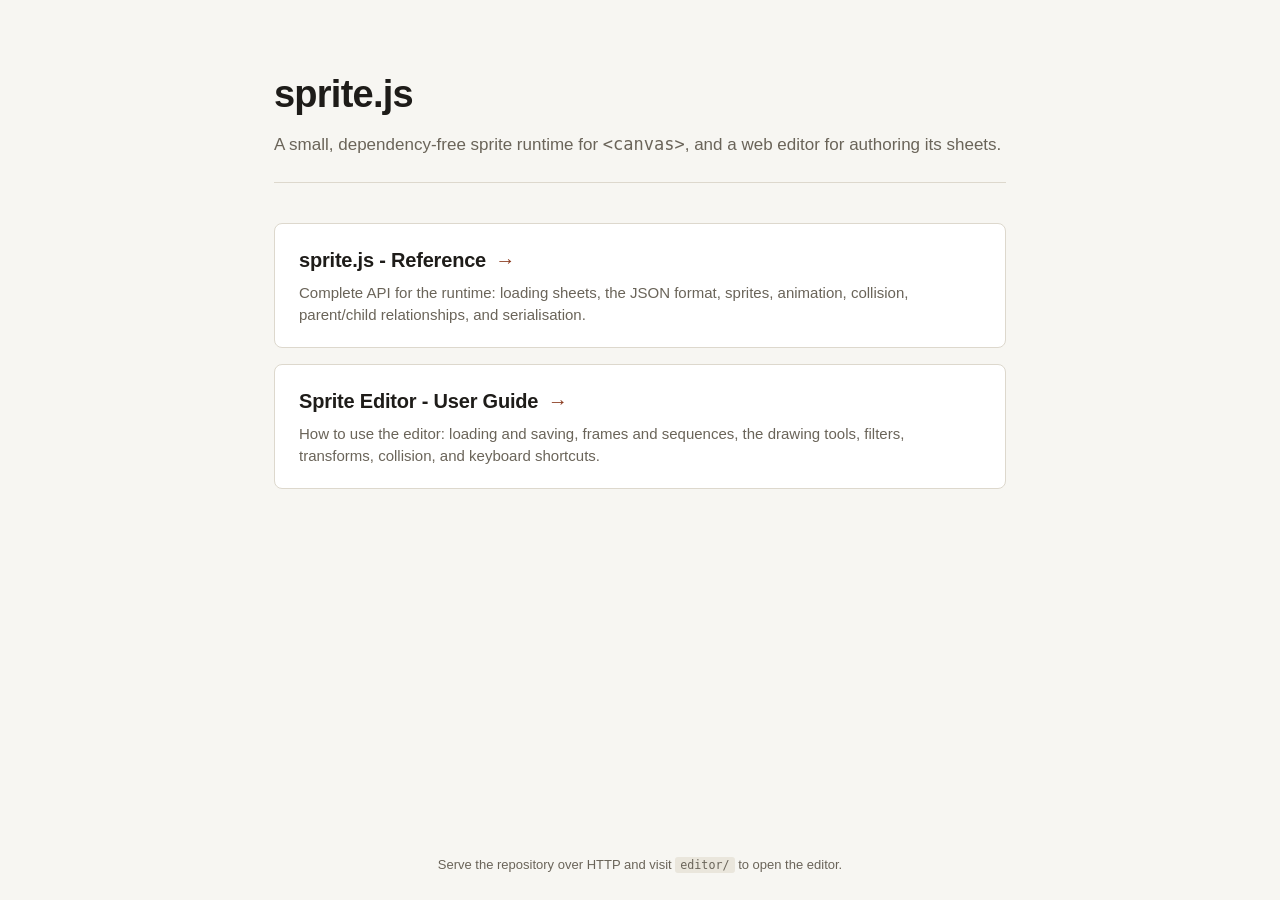
<file: docs/index.html>
<!DOCTYPE html>
<html lang="en">
<head>
<meta charset="utf-8">
<meta name="viewport" content="width=device-width, initial-scale=1">
<title>sprite.js - Documentation</title>
<style>
	:root {
		--bg:        #f7f6f2;
		--panel:     #ffffff;
		--ink:       #1e1c19;
		--muted:     #6a6459;
		--rule:      #ddd8cd;
		--accent:    #8a3a1e;
		--accent-2:  #2a5a3a;
	}
	* { box-sizing: border-box; }
	html { scroll-behavior: smooth; }
	body {
		margin: 0;
		background: var(--bg);
		color: var(--ink);
		font: 16px/1.6 -apple-system, BlinkMacSystemFont, "Segoe UI", Roboto, "Helvetica Neue", Arial, sans-serif;
		min-height: 100vh;
		display: flex;
		flex-direction: column;
	}
	.page {
		max-width: 780px;
		margin: 0 auto;
		padding: 64px 24px 96px;
		width: 100%;
	}
	header {
		margin-bottom: 40px;
		padding-bottom: 24px;
		border-bottom: 1px solid var(--rule);
	}
	header h1 {
		margin: 0 0 6px;
		font-size: 38px;
		letter-spacing: -0.02em;
	}
	header p {
		margin: 0;
		color: var(--muted);
		font-size: 17px;
	}

	.cards {
		display: grid;
		gap: 16px;
	}
	.card {
		display: block;
		padding: 20px 24px;
		background: var(--panel);
		border: 1px solid var(--rule);
		border-radius: 8px;
		color: inherit;
		text-decoration: none;
		transition: border-color 100ms ease-out, box-shadow 100ms ease-out;
	}
	.card:hover {
		border-color: var(--accent);
		box-shadow: 0 2px 8px rgba(0, 0, 0, 0.06);
	}
	.card h2 {
		margin: 0 0 6px;
		font-size: 20px;
		letter-spacing: -0.01em;
	}
	.card p {
		margin: 0;
		color: var(--muted);
		font-size: 15px;
		line-height: 1.5;
	}
	.card .arrow {
		color: var(--accent);
		margin-left: 4px;
	}

	footer {
		margin-top: auto;
		padding: 24px;
		text-align: center;
		color: var(--muted);
		font-size: 13px;
	}
	footer code {
		font-family: "SF Mono", Menlo, Consolas, monospace;
		font-size: 0.9em;
		background: #eae6dc;
		padding: 1px 5px;
		border-radius: 3px;
	}
</style>
</head>
<body>
	<div class="page">
		<header>
			<h1>sprite.js</h1>
			<p>A small, dependency-free sprite runtime for <code>&lt;canvas&gt;</code>, and a web editor for authoring its sheets.</p>
		</header>

		<div class="cards">
			<a class="card" href="sprite.html">
				<h2>sprite.js - Reference <span class="arrow">→</span></h2>
				<p>Complete API for the runtime: loading sheets, the JSON format, sprites, animation, collision, parent/child relationships, and serialisation.</p>
			</a>

			<a class="card" href="editor.html">
				<h2>Sprite Editor - User Guide <span class="arrow">→</span></h2>
				<p>How to use the editor: loading and saving, frames and sequences, the drawing tools, filters, transforms, collision, and keyboard shortcuts.</p>
			</a>
		</div>
	</div>

	<footer>
		Serve the repository over HTTP and visit <code>editor/</code> to open the editor.
	</footer>
</body>
</html>
</file>
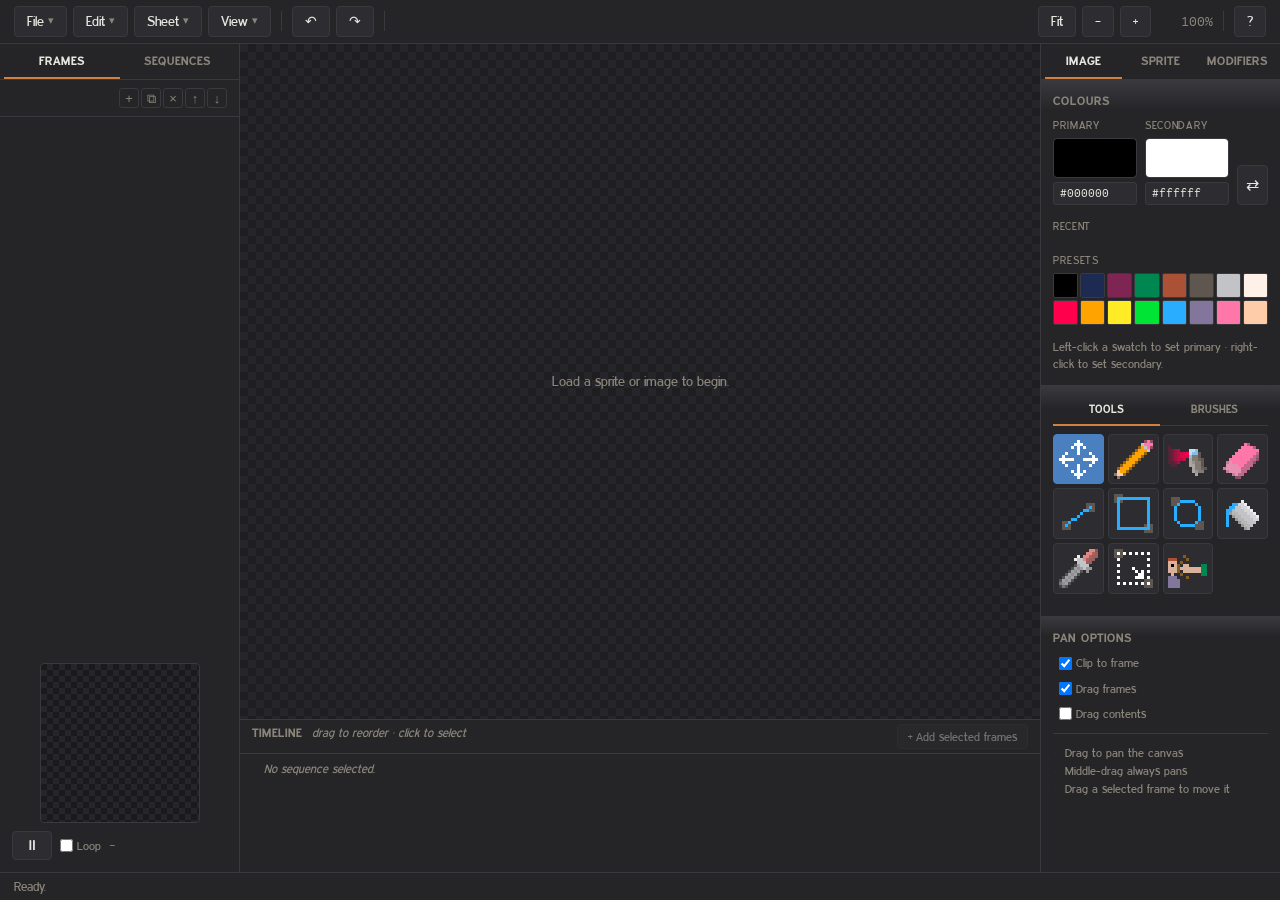
<file: editor/index.html>
<!DOCTYPE html>
<html lang="en">
<head>
	<meta charset="utf-8">
	<meta name="viewport" content="width=device-width, initial-scale=1">
	<title>Sprite Editor</title>
	<link rel="stylesheet" href="style.css">
</head>
<body>
	<header id="toolbar">
		<button id="fileMenuBtn" class="menu-trigger" title="File">
			File <span class="chevron">▾</span>
		</button>
		<button id="editMenuBtn" class="menu-trigger" title="Edit">
			Edit <span class="chevron">▾</span>
		</button>
		<button id="sheetMenuBtn" class="menu-trigger" title="Sheet">
			Sheet <span class="chevron">▾</span>
		</button>
		<button id="viewMenuBtn" class="menu-trigger" title="View">
			View <span class="chevron">▾</span>
		</button>

		<span class="sep"></span>

		<button id="btnUndo" title="Undo (Ctrl+Z)">↶</button>
		<button id="btnRedo" title="Redo (Ctrl+Shift+Z)">↷</button>

		<span class="sep"></span>

		<span class="toolbar-spacer"></span>

		<button id="btnFit" title="Fit sheet to view">Fit</button>
		<button id="btnZoomOut" title="Zoom out">−</button>
		<button id="btnZoomIn"  title="Zoom in">+</button>
		<span id="zoomLabel" class="readout">100%</span>

		<span class="sep"></span>
		<button id="btnHelp" title="Open the user guide">?</button>
	</header>

	<main id="layout">

		<aside id="leftSidebar">
			<div class="sidebar-tabs">
				<button class="sidebar-tab selected" data-tab="frames">Frames</button>
				<button class="sidebar-tab" data-tab="sequences">Sequences</button>
			</div>

			<div class="tab-panel" data-panel="frames">
				<div class="pane-action-row">
					<span class="count" id="frameCount"></span>
					<div class="pane-action-group">
						<button class="pane-action" id="btnNewFrame"       title="New blank frame">+</button>
						<button class="pane-action" id="btnDuplicateFrame" title="Duplicate selected">⧉</button>
						<button class="pane-action" id="btnDeleteFrames"   title="Delete selected">×</button>
						<button class="pane-action" id="btnMoveFrameUp"    title="Move up">↑</button>
						<button class="pane-action" id="btnMoveFrameDown"  title="Move down">↓</button>
					</div>
				</div>
				<ul id="frameList" class="list"></ul>
			</div>

			<div class="tab-panel hidden" data-panel="sequences">
				<div class="pane-action-row">
					<span class="count" id="sequenceCount"></span>
					<div class="pane-action-group">
						<button class="pane-action" id="btnNewSequence" title="New sequence">+</button>
						<button class="pane-action" id="btnDuplicateSequences" title="Duplicate selected">⧉</button>
						<button class="pane-action" id="btnDeleteSequences" title="Delete selected">×</button>
						<button class="pane-action" id="btnMoveSequenceUp" title="Move up">↑</button>
						<button class="pane-action" id="btnMoveSequenceDown" title="Move down">↓</button>
					</div>
				</div>
				<ul id="sequenceList" class="list"></ul>
			</div>

			<section class="pane preview-pane">
				<div id="spritePreview"></div>
			</section>
		</aside>

		<section id="center">
			<div id="viewportWrap">
				<canvas id="viewport"></canvas>
				<div id="emptyMessage">Load a sprite or image to begin.</div>
			</div>
			<div id="timeline"></div>
		</section>

		<aside id="rightSidebar">

			<div class="sidebar-tabs">
				<button class="sidebar-tab selected" data-tab="image">Image</button>
				<button class="sidebar-tab" data-tab="sprite">Sprite</button>
				<button class="sidebar-tab" data-tab="modifiers">Modifiers</button>
			</div>

			<div class="tab-panel" data-panel="image">
				<section class="pane">
					<h2>Colours</h2>
					<div id="palettePanel"></div>
				</section>

				<section class="pane" id="toolsPane">
					<div class="sub-tabs">
						<button class="sub-tab selected" data-subtab="tools">Tools</button>
						<button class="sub-tab" data-subtab="brushes">Brushes</button>
					</div>
					<div class="sub-panel" data-subpanel="tools">
						<div id="toolGrid" class="tool-grid">
							<button class="tool-btn" data-tool="pan"       title="Pan (P)">Pan</button>
							<button class="tool-btn" data-tool="pencil"    title="Pencil (N)">Pencil</button>
							<button class="tool-btn" data-tool="airbrush"  title="Airbrush (A)">Air</button>
							<button class="tool-btn" data-tool="eraser"    title="Eraser (E)">Eraser</button>
							<button class="tool-btn" data-tool="line"      title="Line (L)">Line</button>
							<button class="tool-btn" data-tool="box"       title="Box (B)">Box</button>
							<button class="tool-btn" data-tool="ellipse"   title="Ellipse (O)">Oval</button>
							<button class="tool-btn" data-tool="fill"      title="Flood fill (G)">Fill</button>
							<button class="tool-btn" data-tool="picker"    title="Eyedropper (I)">Pick</button>
							<button class="tool-btn" data-tool="select"    title="Select (S)">Select</button>
							<button class="tool-btn" data-tool="collision" title="Collision (K)">Hit</button>
						</div>
					</div>
					<div class="sub-panel hidden" data-subpanel="brushes">
						<div id="brushPicker" class="brush-picker"></div>
					</div>
				</section>

				<section class="pane" id="optionsPane">
					<h2 id="toolOptionsHeader">Options</h2>
					<div class="tool-options">
						<label class="checkbox" id="fillShapesOption" title="Fill new boxes and ellipses">
							<input type="checkbox" id="fillShapes"> Fill shape
						</label>
						<label class="checkbox" title="Confine strokes to the selected frame">
							<input type="checkbox" id="clipToFrame" checked> Clip to frame
						</label>
					</div>
					<div id="toolSettings"></div>
					<div id="toolTips" class="tool-tips"></div>
				</section>
			</div>

			<div class="tab-panel hidden" data-panel="sprite">
				<section class="pane">
					<h2>Frame</h2>
					<div id="frameInspector"></div>
				</section>
				<section class="pane">
					<h2>Transform</h2>
					<div id="frameTransformInspector"></div>
				</section>
				<section class="pane">
					<h2>Sequence</h2>
					<div id="sequenceInspector"></div>
				</section>
				<section class="pane">
					<h2>Collision</h2>
					<div id="collisionInspector"></div>
				</section>
			</div>

			<div class="tab-panel hidden" data-panel="modifiers">
				<section class="pane">
					<div class="sub-tabs modifier-tabs">
						<button class="sub-tab selected" data-modifier="filter">Filter</button>
						<button class="sub-tab" data-modifier="recolour">Recolour</button>
						<button class="sub-tab" data-modifier="transform">Transform</button>
					</div>
					<div class="modifier-panel" data-modifier-panel="filter"    id="modifierFilter"></div>
					<div class="modifier-panel hidden" data-modifier-panel="recolour"  id="modifierRecolour"></div>
					<div class="modifier-panel hidden" data-modifier-panel="transform" id="modifierTransform"></div>
				</section>
			</div>
		</aside>

	</main>

	<footer id="statusBar">
		<span id="dirtyIndicator" class="readout" hidden>●</span>
		<span id="statusMessage">Ready.</span>
		<span id="imageNotice" class="readout" hidden></span>
		<span id="coordReadout" class="readout"></span>
	</footer>

	<script src="../sprite.js"></script>
	<script type="module" src="main.js"></script>
</body>
</html>
</file>
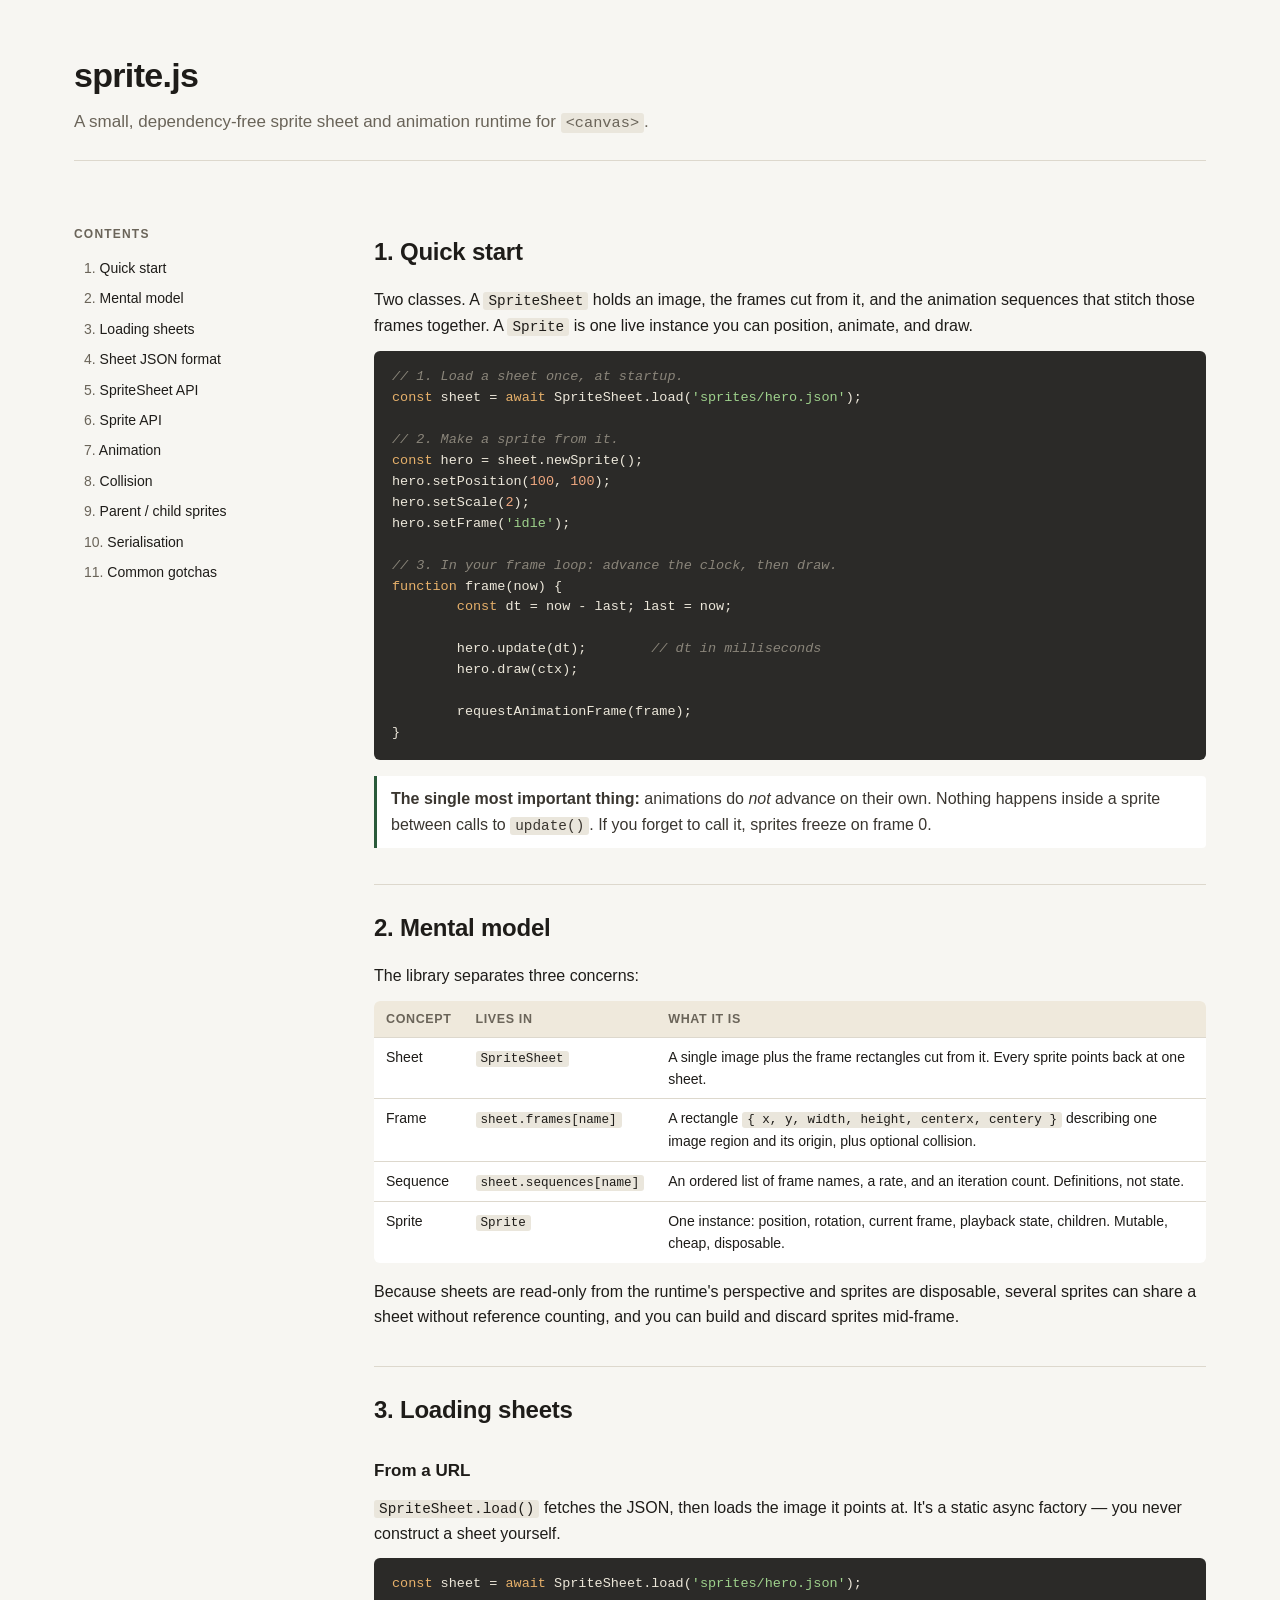
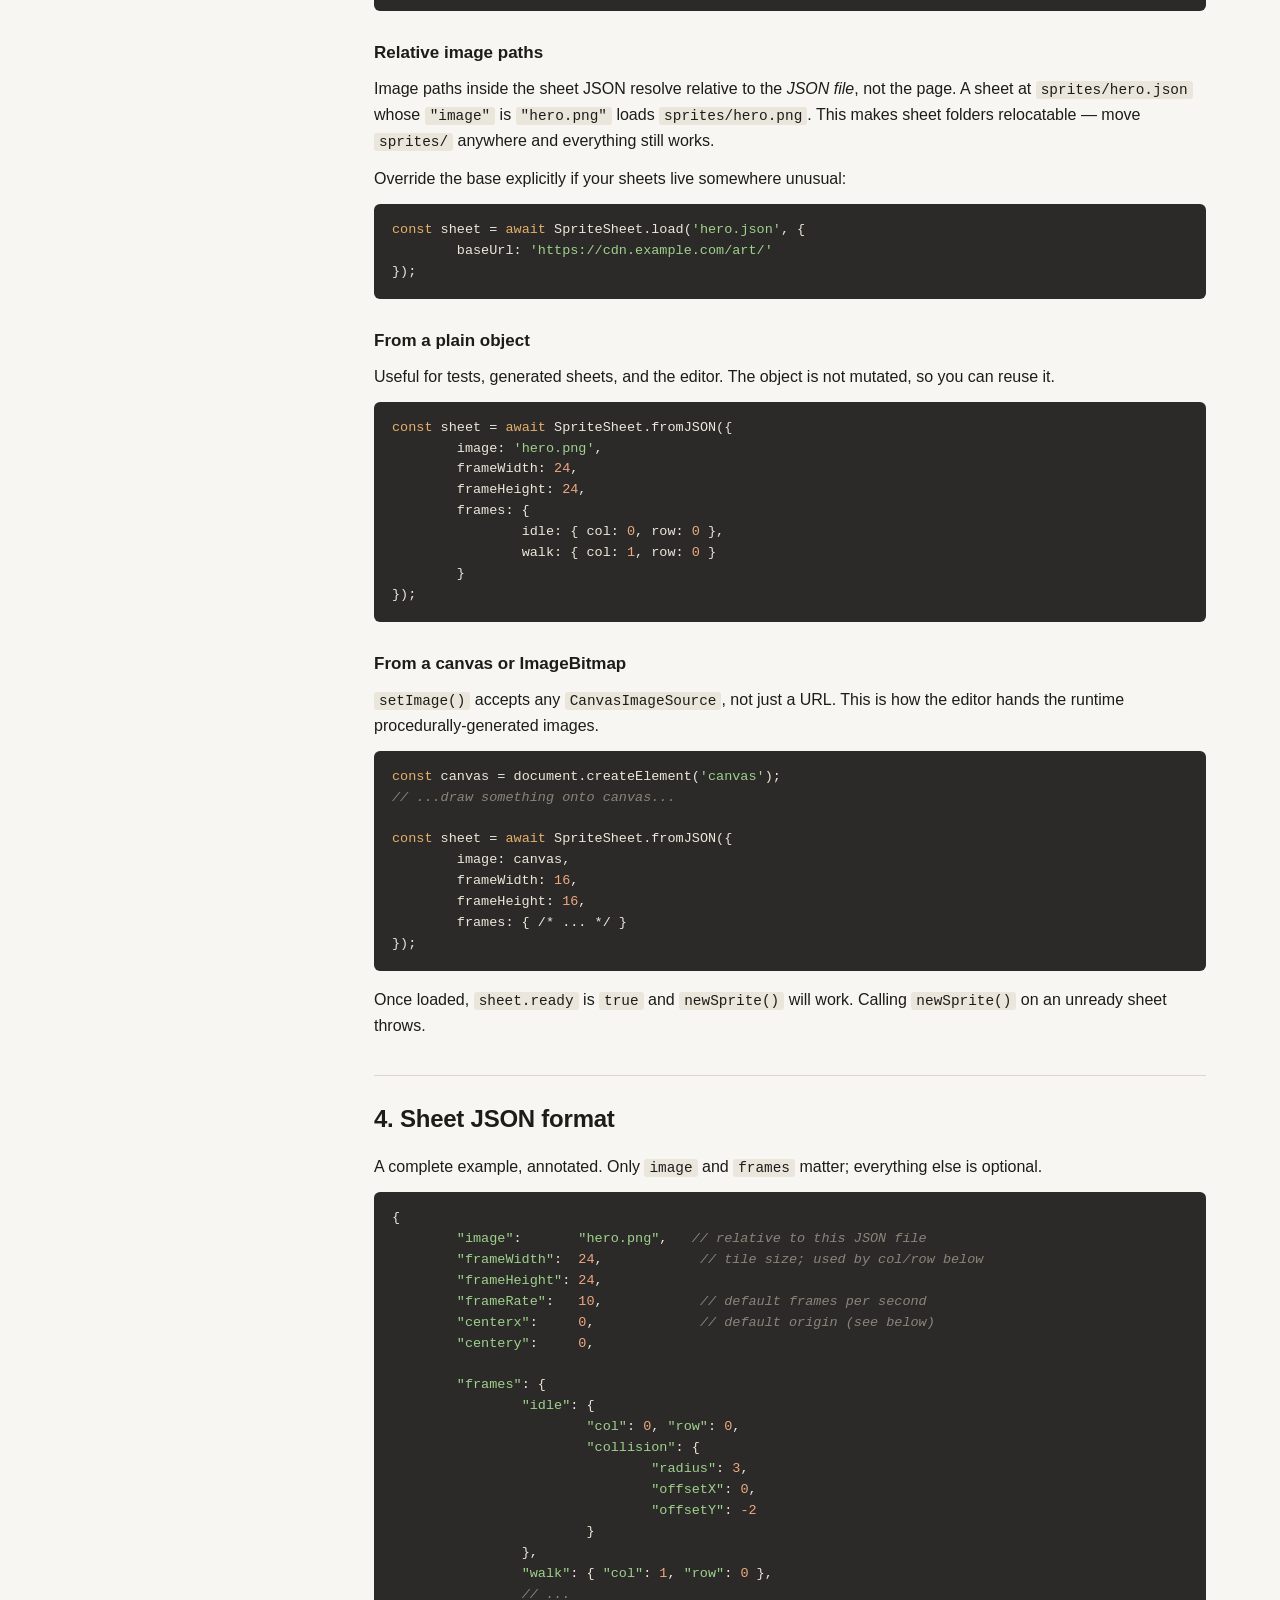
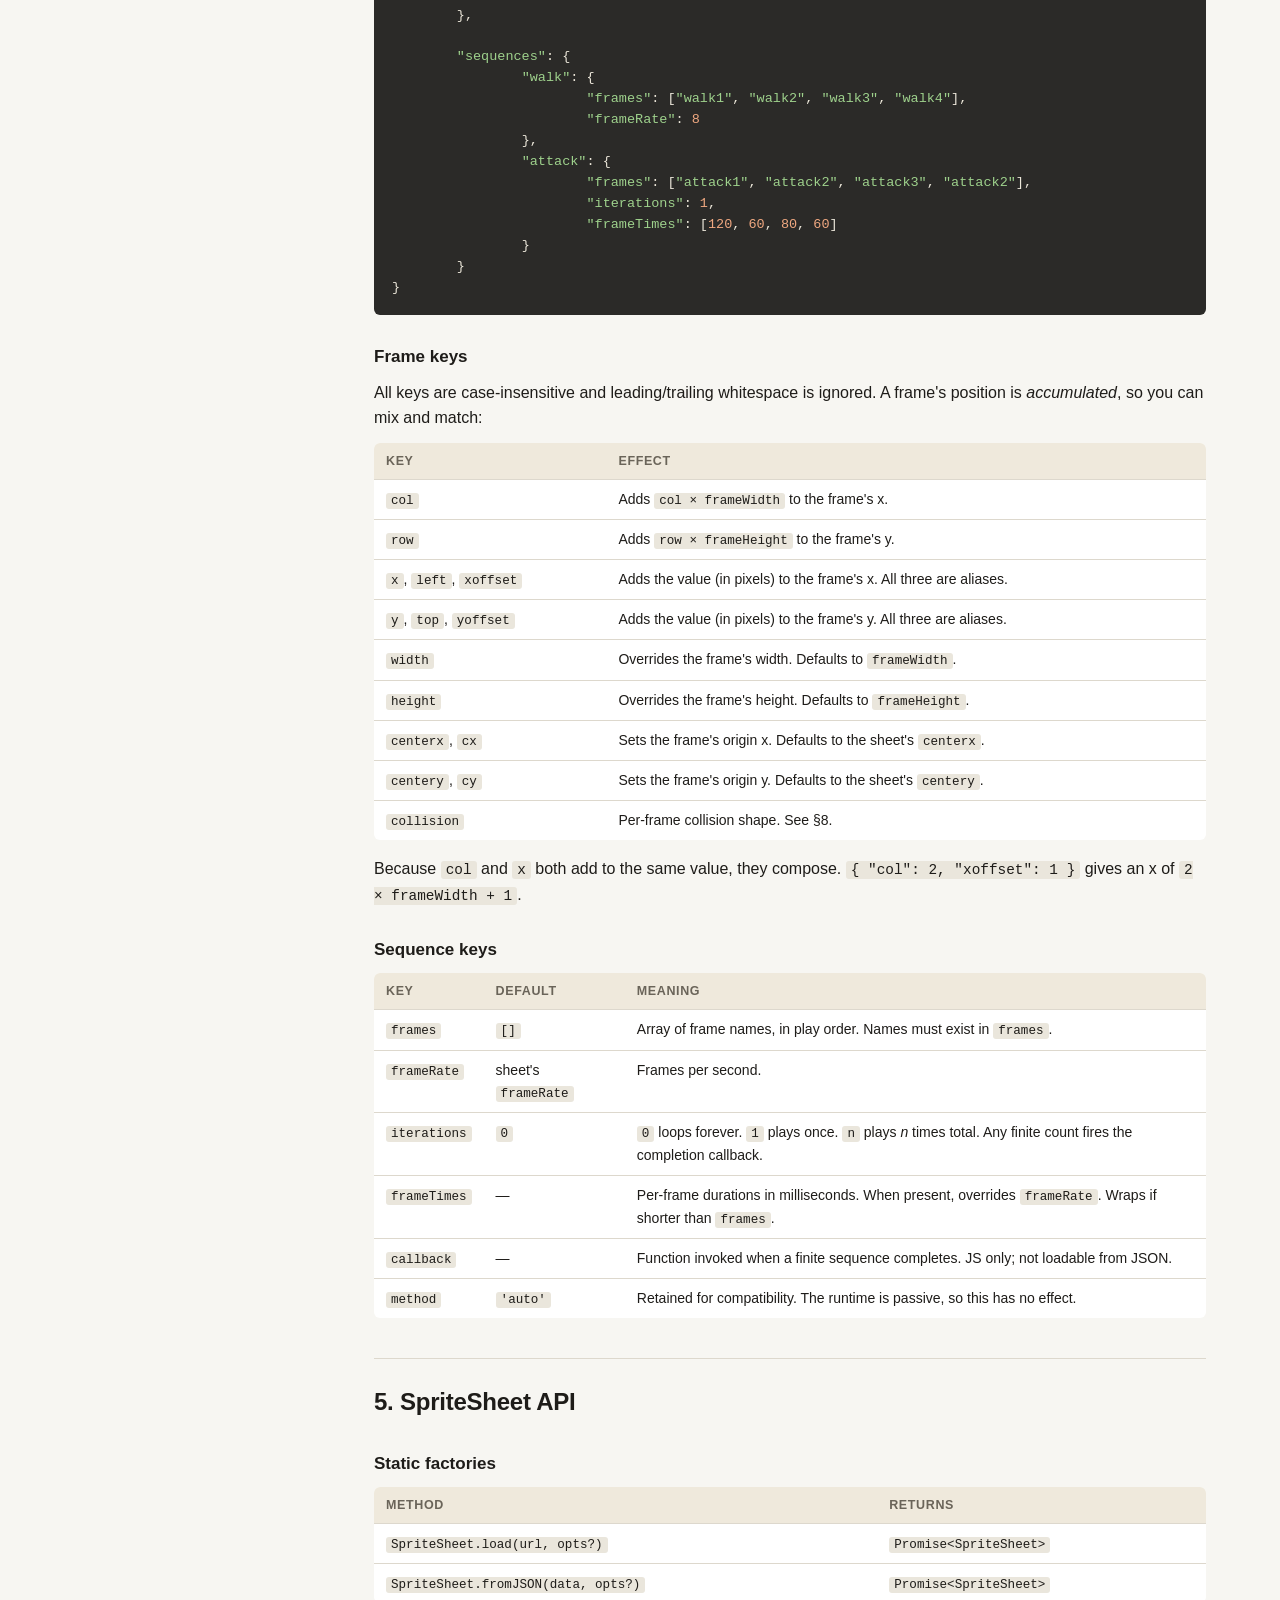
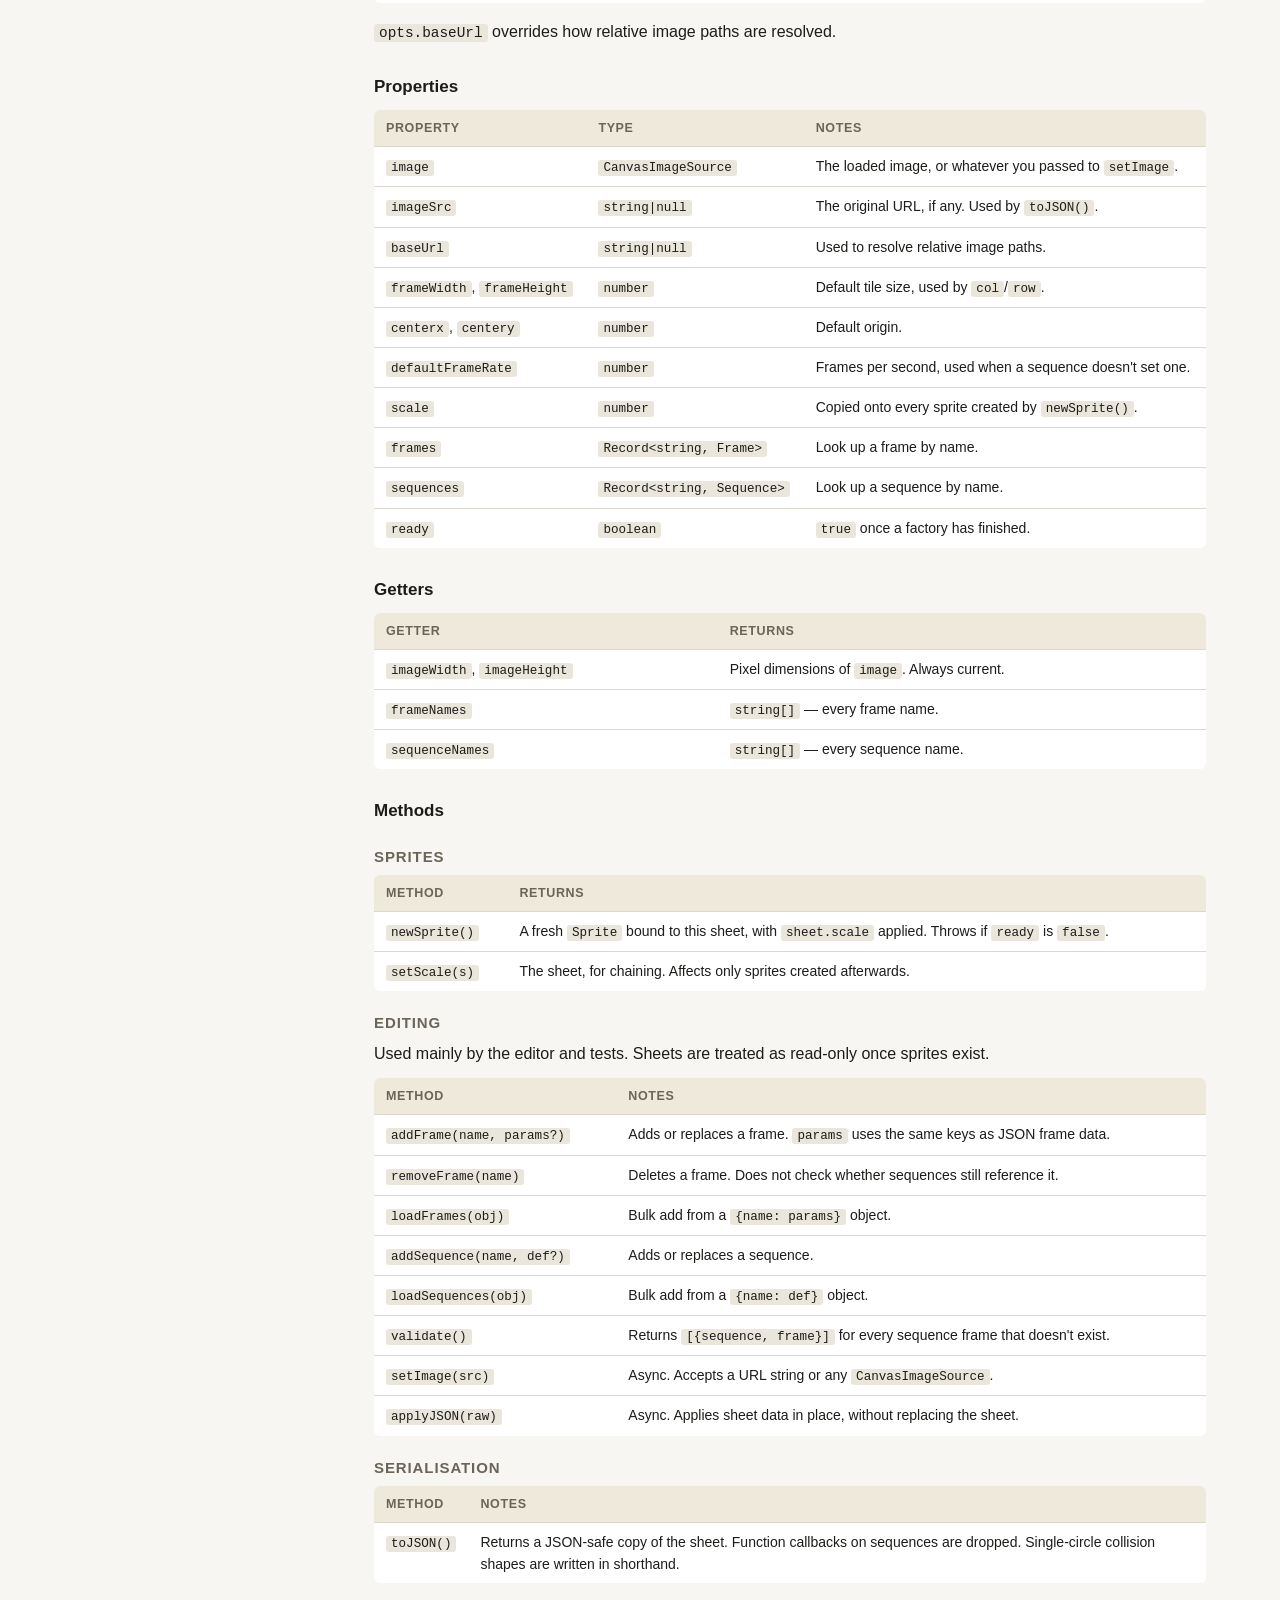
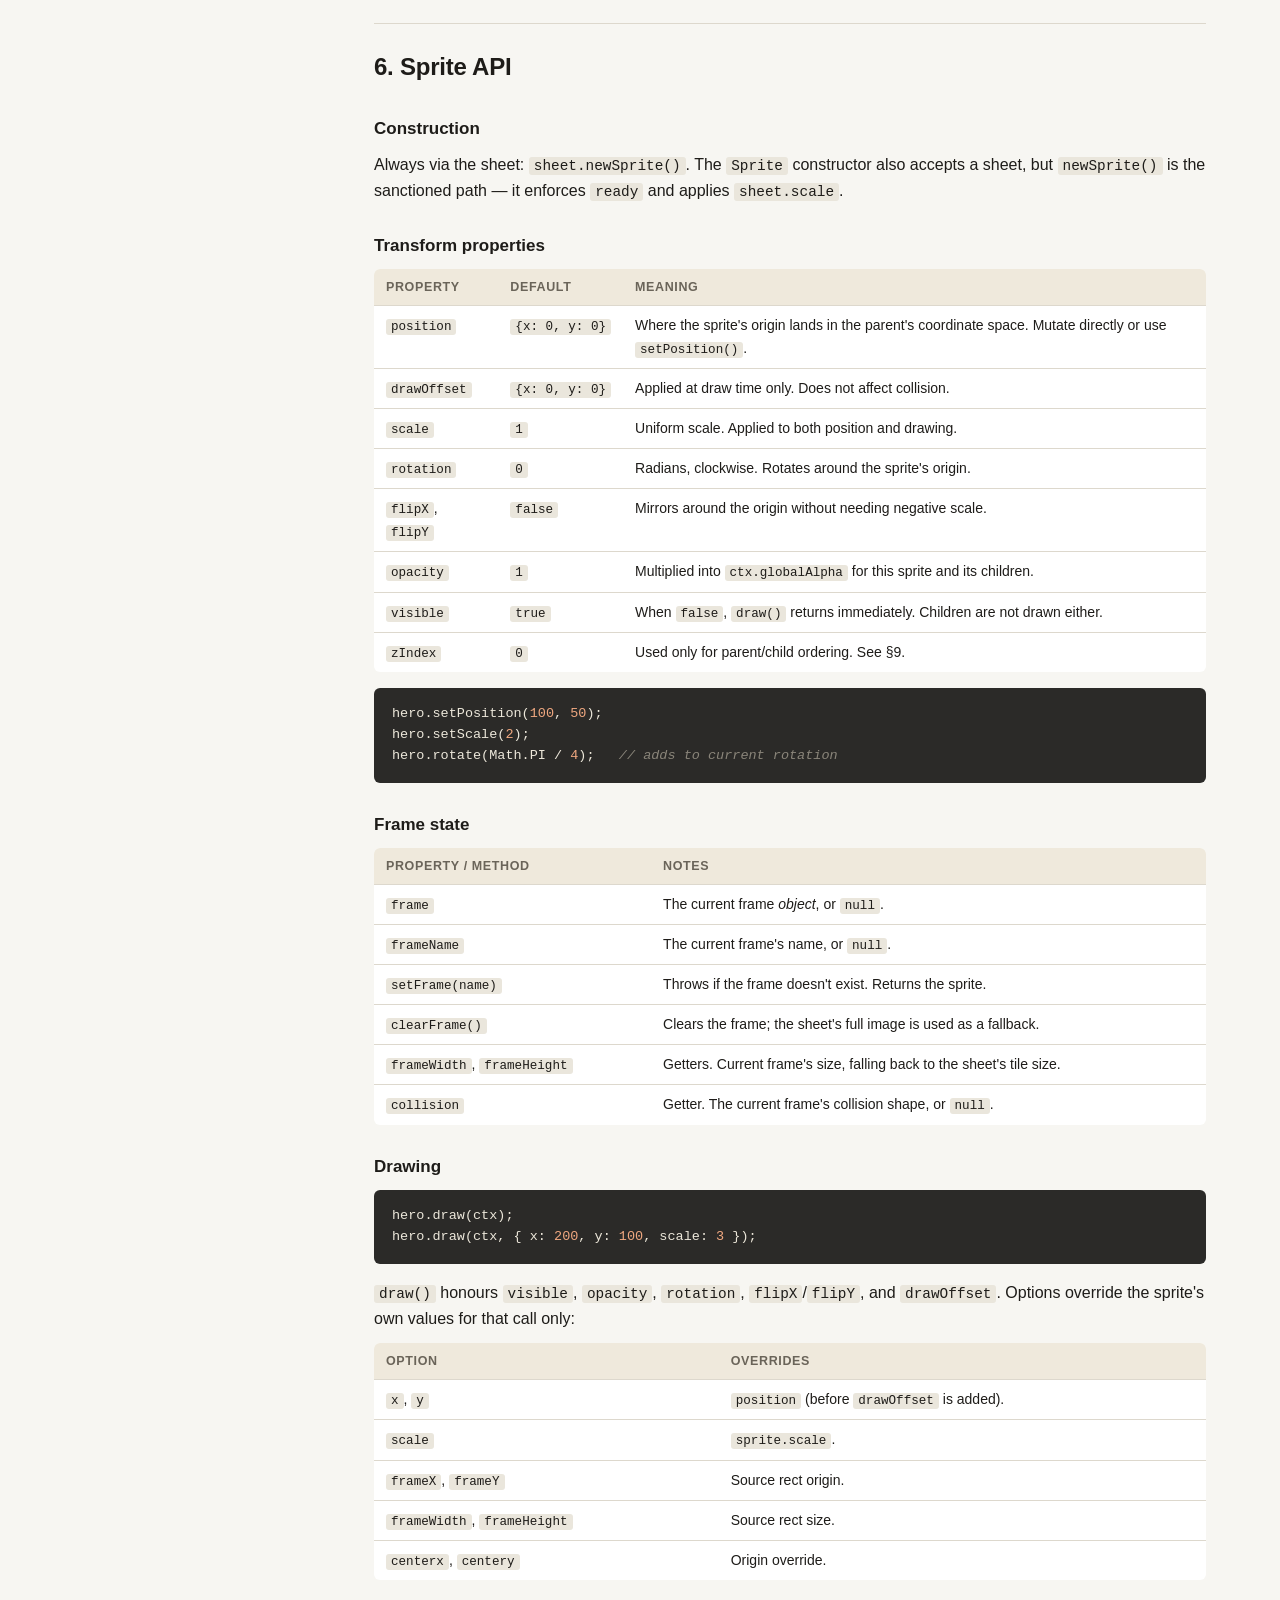
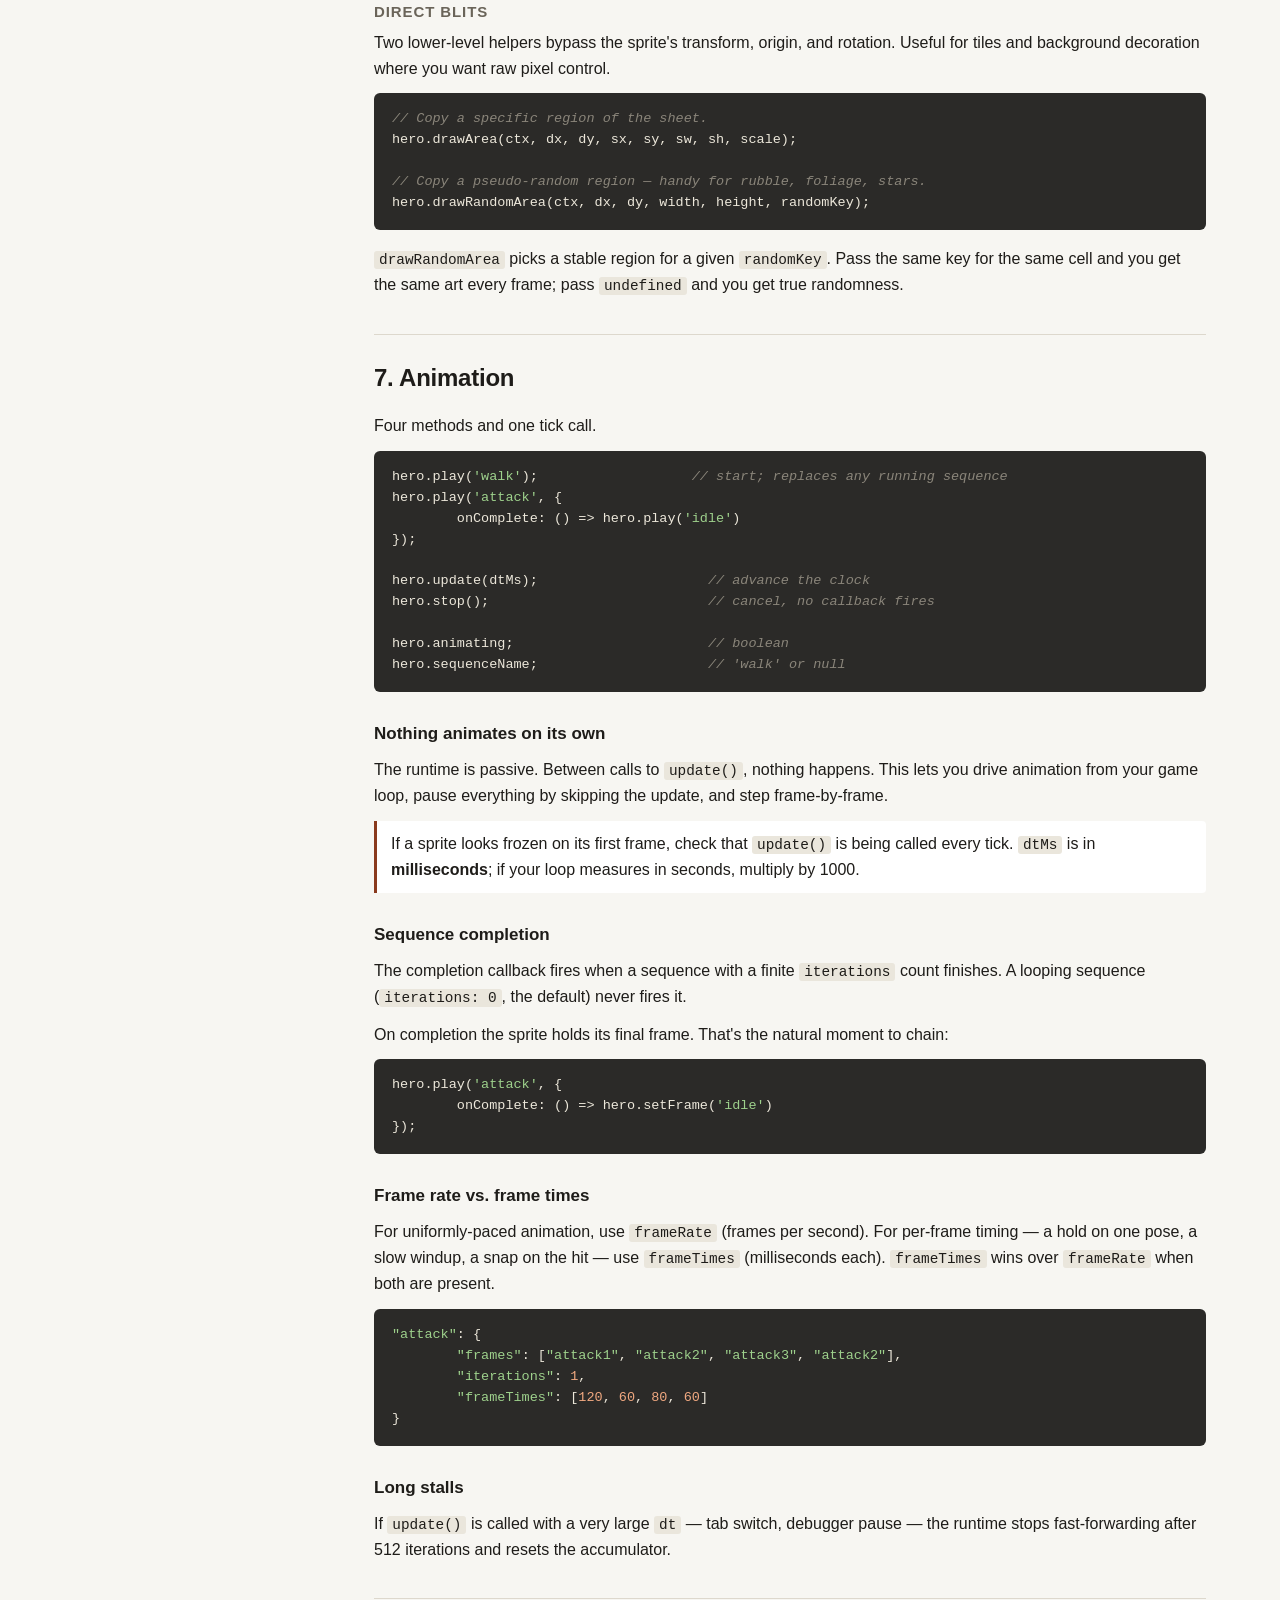
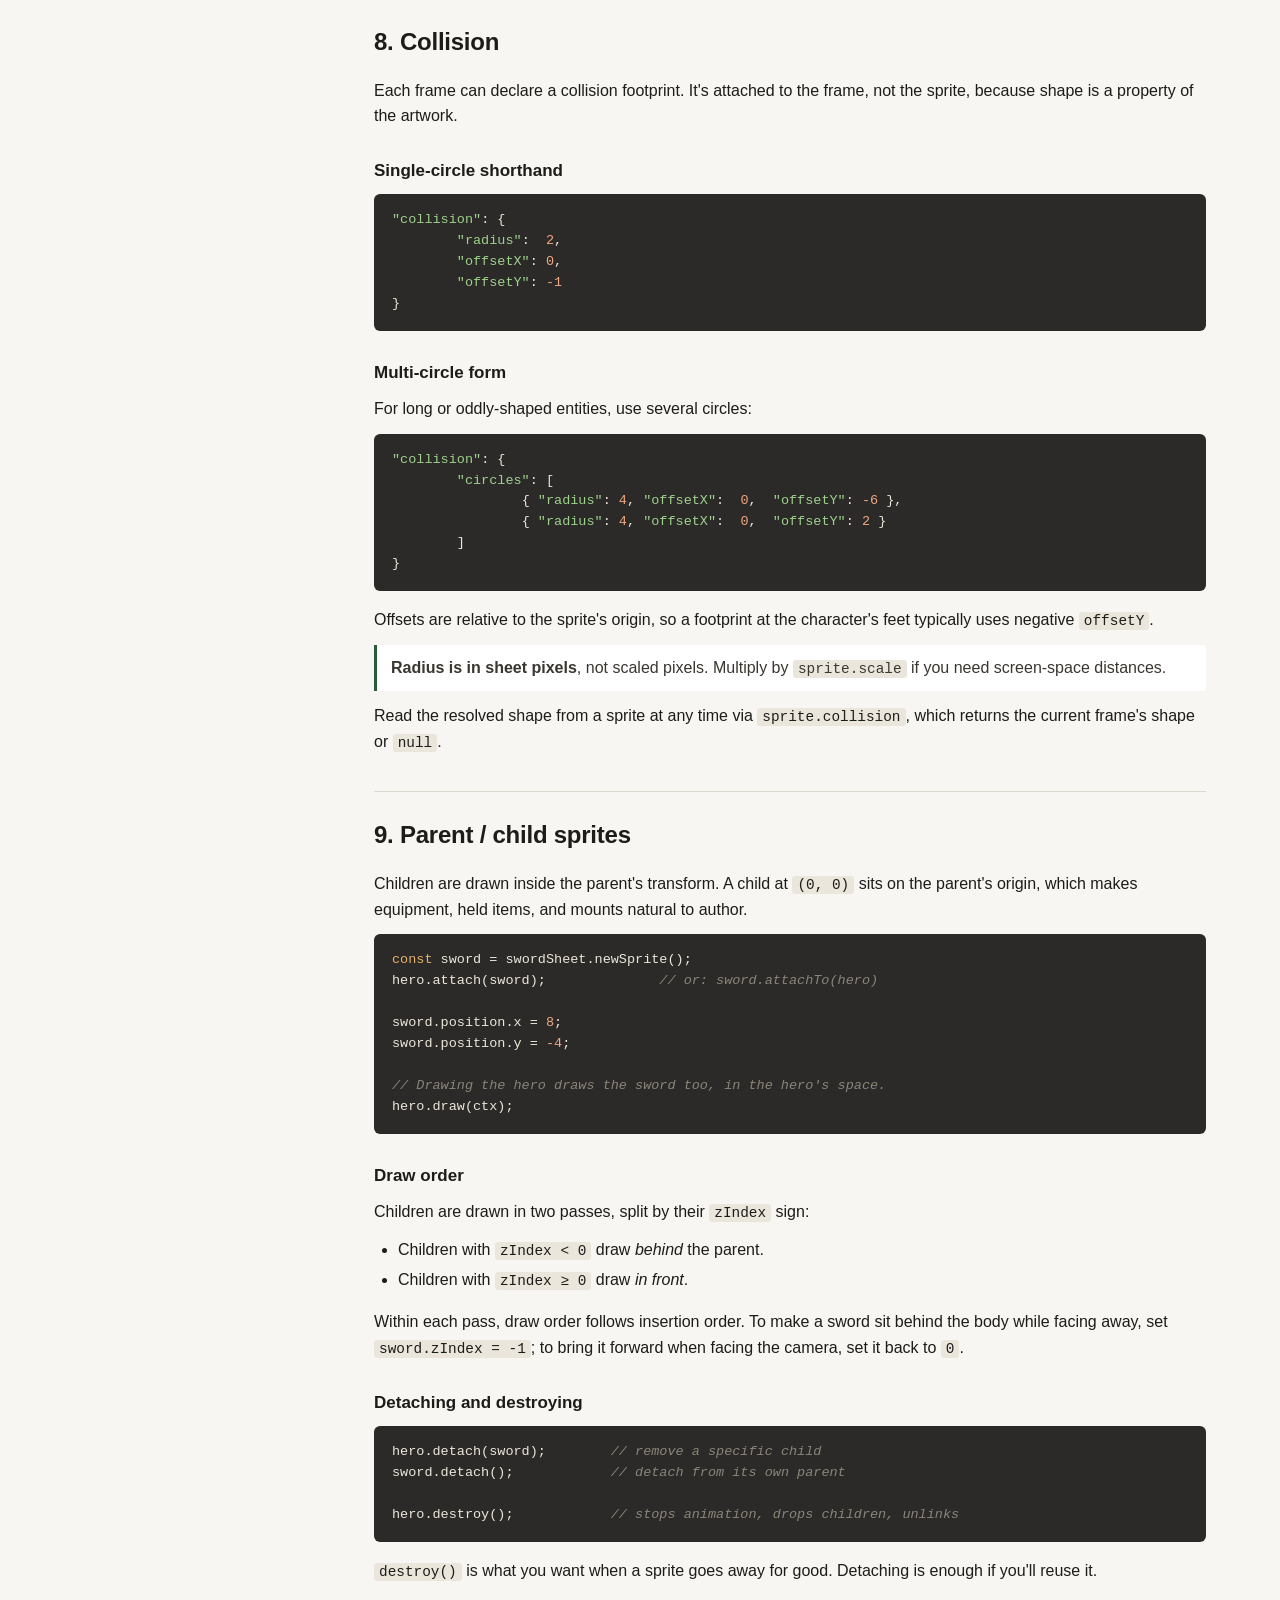
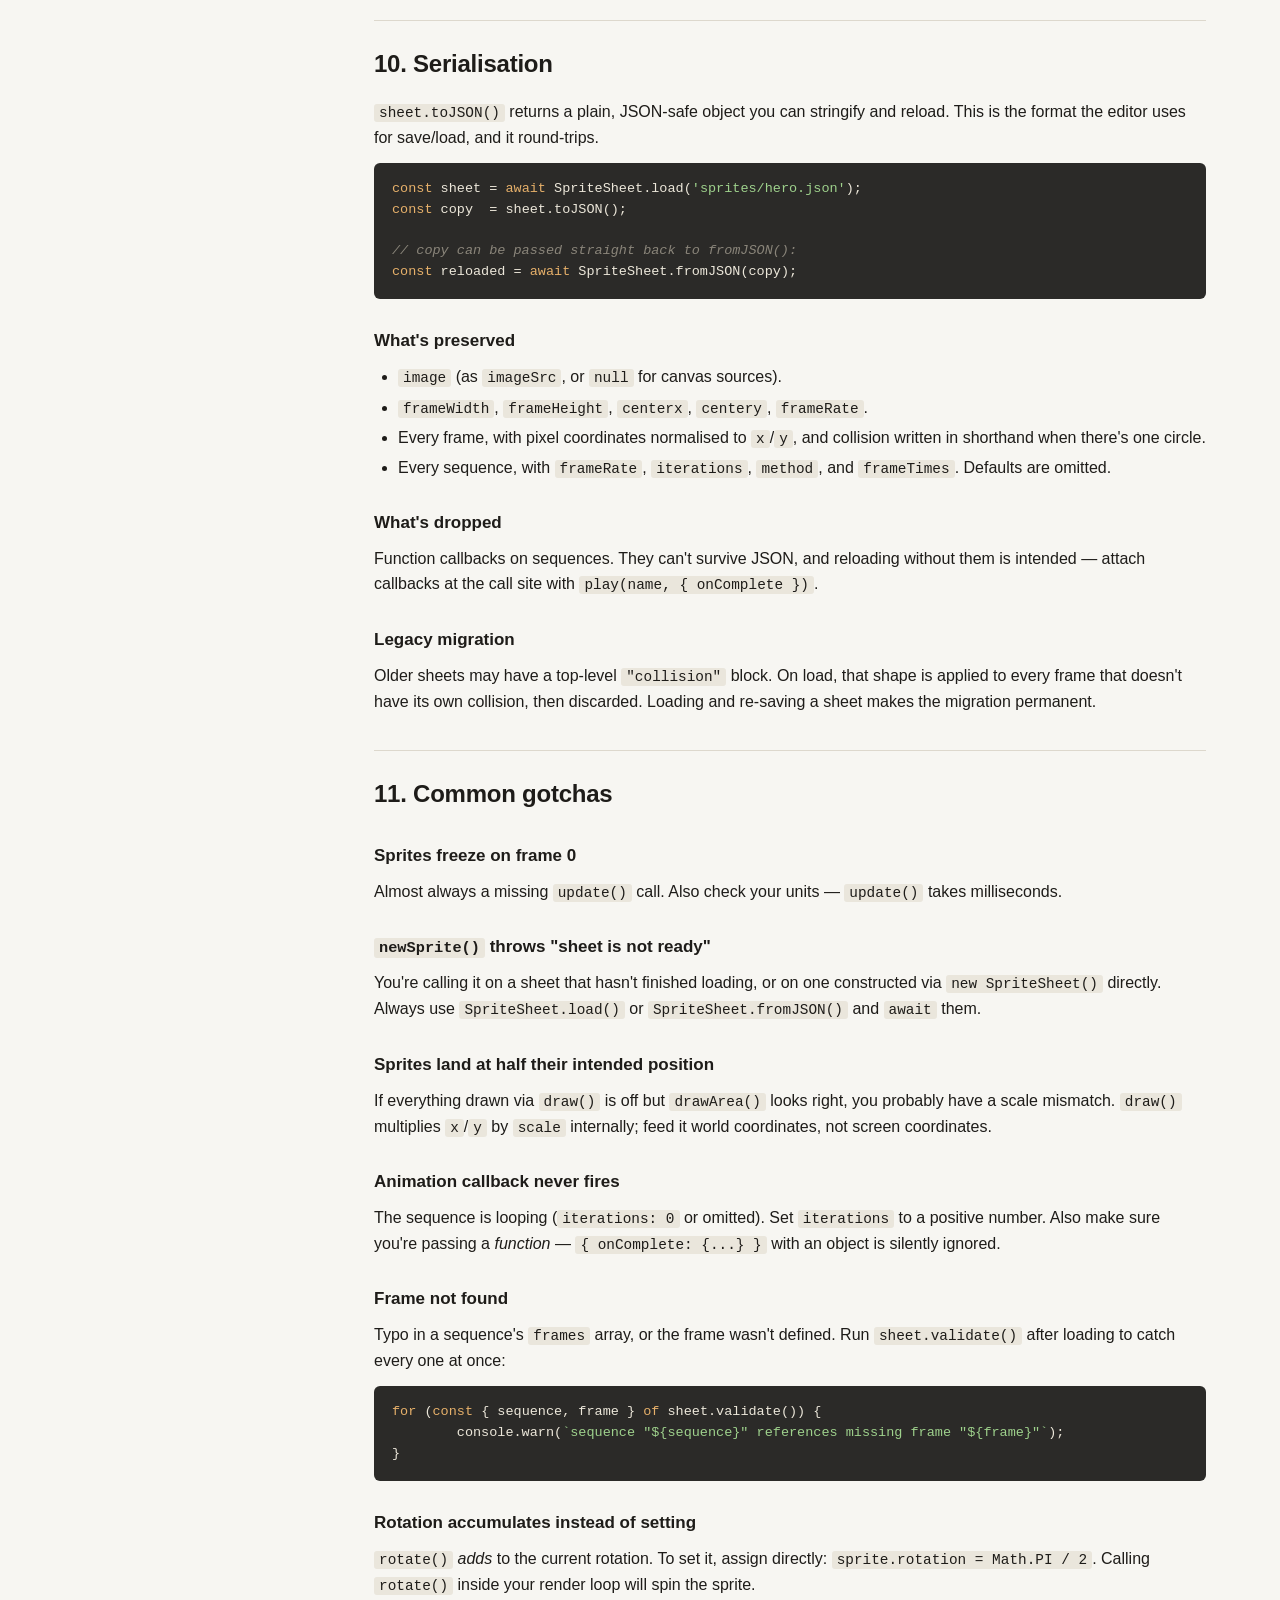
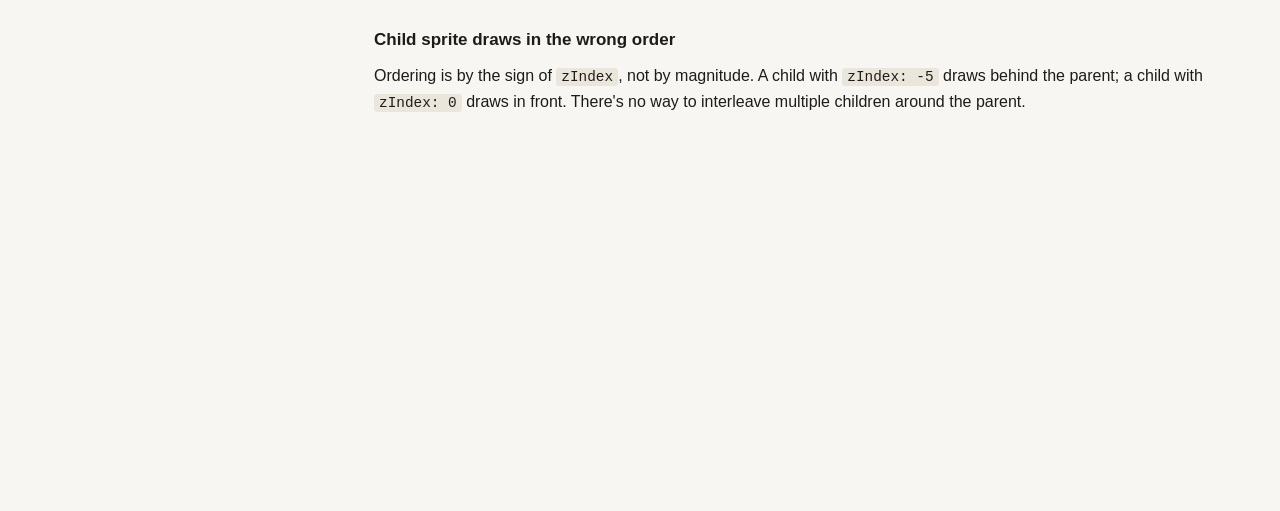
<file: documentation.html>
<!DOCTYPE html>
<html lang="en">
<head>
<meta charset="utf-8">
<meta name="viewport" content="width=device-width, initial-scale=1">
<title>sprite.js — Reference</title>
<style>
	:root {
		--bg:        #f7f6f2;
		--panel:     #ffffff;
		--ink:       #1e1c19;
		--muted:     #6a6459;
		--rule:      #ddd8cd;
		--accent:    #8a3a1e;
		--accent-2:  #2a5a3a;
		--code-bg:   #2b2a28;
		--code-ink:  #ece7da;
		--code-key:  #e6b06a;
		--code-str:  #9ed18c;
		--code-cmt:  #8a857a;
		--code-num:  #f0a880;
	}
	* { box-sizing: border-box; }
	html { scroll-behavior: smooth; }
	body {
		margin: 0;
		background: var(--bg);
		color: var(--ink);
		font: 16px/1.6 -apple-system, BlinkMacSystemFont, "Segoe UI", Roboto, "Helvetica Neue", Arial, sans-serif;
	}
	.page {
		display: grid;
		grid-template-columns: 260px minmax(0, 1fr);
		max-width: 1180px;
		margin: 0 auto;
		padding: 0 24px;
		gap: 40px;
	}
	@media (max-width: 900px) {
		.page { grid-template-columns: 1fr; gap: 0; }
		nav.toc { position: static !important; max-height: none !important; }
	}

	header.title {
		grid-column: 1 / -1;
		padding: 48px 0 24px;
		border-bottom: 1px solid var(--rule);
	}
	header.title h1 {
		margin: 0 0 6px;
		font-size: 34px;
		letter-spacing: -0.02em;
	}
	header.title p {
		margin: 0;
		color: var(--muted);
		font-size: 17px;
	}

	nav.toc {
		position: sticky;
		top: 24px;
		align-self: start;
		max-height: calc(100vh - 48px);
		overflow-y: auto;
		padding: 24px 0;
		font-size: 14px;
	}
	nav.toc h2 {
		font-size: 12px;
		text-transform: uppercase;
		letter-spacing: 0.1em;
		color: var(--muted);
		margin: 0 0 10px;
	}
	nav.toc ol {
		list-style: none;
		margin: 0;
		padding: 0;
		counter-reset: toc;
	}
	nav.toc li { counter-increment: toc; margin: 2px 0; }
	nav.toc a {
		color: var(--ink);
		text-decoration: none;
		display: block;
		padding: 3px 8px;
		border-left: 2px solid transparent;
		border-radius: 0 4px 4px 0;
	}
	nav.toc a::before {
		content: counter(toc) ". ";
		color: var(--muted);
	}
	nav.toc a:hover {
		background: var(--panel);
		border-left-color: var(--accent);
	}

	main { padding: 24px 0 96px; min-width: 0; }
	main section {
		padding: 24px 0;
		border-top: 1px solid var(--rule);
	}
	main section:first-child { border-top: none; padding-top: 8px; }
	main h2 {
		font-size: 24px;
		margin: 0 0 16px;
		letter-spacing: -0.01em;
	}
	main h3 {
		font-size: 17px;
		margin: 28px 0 10px;
	}
	main h4 {
		font-size: 15px;
		margin: 20px 0 6px;
		color: var(--muted);
		text-transform: uppercase;
		letter-spacing: 0.06em;
	}
	p { margin: 0 0 12px; }
	p.note {
		background: var(--panel);
		border-left: 3px solid var(--accent-2);
		padding: 10px 14px;
		border-radius: 0 4px 4px 0;
		color: #3a3630;
	}
	p.warn {
		background: var(--panel);
		border-left: 3px solid var(--accent);
		padding: 10px 14px;
		border-radius: 0 4px 4px 0;
	}
	code {
		font-family: "SF Mono", Menlo, Consolas, "Liberation Mono", monospace;
		font-size: 0.9em;
		background: #eae6dc;
		padding: 1px 5px;
		border-radius: 3px;
	}
	pre {
		background: var(--code-bg);
		color: var(--code-ink);
		padding: 16px 18px;
		border-radius: 6px;
		overflow-x: auto;
		margin: 0 0 16px;
		font-size: 13.5px;
		line-height: 1.55;
	}
	pre code {
		background: none;
		padding: 0;
		color: inherit;
		font-size: inherit;
	}
	.k { color: var(--code-key); }
	.s { color: var(--code-str); }
	.c { color: var(--code-cmt); font-style: italic; }
	.n { color: var(--code-num); }

	table {
		width: 100%;
		border-collapse: collapse;
		margin: 0 0 16px;
		font-size: 14px;
		background: var(--panel);
		border-radius: 6px;
		overflow: hidden;
	}
	th, td {
		text-align: left;
		padding: 8px 12px;
		border-bottom: 1px solid var(--rule);
		vertical-align: top;
	}
	th {
		background: #efe9dc;
		font-weight: 600;
		font-size: 12.5px;
		text-transform: uppercase;
		letter-spacing: 0.05em;
		color: var(--muted);
	}
	tr:last-child td { border-bottom: none; }
	td code { white-space: nowrap; }

	ul, ol { margin: 0 0 16px; padding-left: 24px; }
	li { margin: 4px 0; }
</style>
</head>
<body>
<div class="page">

	<header class="title">
		<h1>sprite.js</h1>
		<p>A small, dependency-free sprite sheet and animation runtime for <code>&lt;canvas&gt;</code>.</p>
	</header>

	<nav class="toc">
		<h2>Contents</h2>
		<ol>
			<li><a href="#quickstart">Quick start</a></li>
			<li><a href="#model">Mental model</a></li>
			<li><a href="#loading">Loading sheets</a></li>
			<li><a href="#json">Sheet JSON format</a></li>
			<li><a href="#sheet">SpriteSheet API</a></li>
			<li><a href="#sprite">Sprite API</a></li>
			<li><a href="#animation">Animation</a></li>
			<li><a href="#collision">Collision</a></li>
			<li><a href="#hierarchy">Parent / child sprites</a></li>
			<li><a href="#serialise">Serialisation</a></li>
			<li><a href="#gotchas">Common gotchas</a></li>
		</ol>
	</nav>

	<main>

		<!-- ================================================================ -->
		<section id="quickstart">
			<h2>1. Quick start</h2>

			<p>Two classes. A <code>SpriteSheet</code> holds an image, the frames cut from it, and the animation sequences that stitch those frames together. A <code>Sprite</code> is one live instance you can position, animate, and draw.</p>

<pre><code><span class="c">// 1. Load a sheet once, at startup.</span>
<span class="k">const</span> sheet = <span class="k">await</span> SpriteSheet.load(<span class="s">'sprites/hero.json'</span>);

<span class="c">// 2. Make a sprite from it.</span>
<span class="k">const</span> hero = sheet.newSprite();
hero.setPosition(<span class="n">100</span>, <span class="n">100</span>);
hero.setScale(<span class="n">2</span>);
hero.setFrame(<span class="s">'idle'</span>);

<span class="c">// 3. In your frame loop: advance the clock, then draw.</span>
<span class="k">function</span> frame(now) {
	<span class="k">const</span> dt = now - last; last = now;

	hero.update(dt);        <span class="c">// dt in milliseconds</span>
	hero.draw(ctx);

	requestAnimationFrame(frame);
}</code></pre>

			<p class="note"><strong>The single most important thing:</strong> animations do <em>not</em> advance on their own. Nothing happens inside a sprite between calls to <code>update()</code>. If you forget to call it, sprites freeze on frame 0.</p>
		</section>

		<!-- ================================================================ -->
		<section id="model">
			<h2>2. Mental model</h2>

			<p>The library separates three concerns:</p>

			<table>
				<thead>
					<tr><th>Concept</th><th>Lives in</th><th>What it is</th></tr>
				</thead>
				<tbody>
					<tr>
						<td>Sheet</td>
						<td><code>SpriteSheet</code></td>
						<td>A single image plus the frame rectangles cut from it. Every sprite points back at one sheet.</td>
					</tr>
					<tr>
						<td>Frame</td>
						<td><code>sheet.frames[name]</code></td>
						<td>A rectangle <code>{ x, y, width, height, centerx, centery }</code> describing one image region and its origin, plus optional collision.</td>
					</tr>
					<tr>
						<td>Sequence</td>
						<td><code>sheet.sequences[name]</code></td>
						<td>An ordered list of frame names, a rate, and an iteration count. Definitions, not state.</td>
					</tr>
					<tr>
						<td>Sprite</td>
						<td><code>Sprite</code></td>
						<td>One instance: position, rotation, current frame, playback state, children. Mutable, cheap, disposable.</td>
					</tr>
				</tbody>
			</table>

			<p>Because sheets are read-only from the runtime's perspective and sprites are disposable, several sprites can share a sheet without reference counting, and you can build and discard sprites mid-frame.</p>
		</section>

		<!-- ================================================================ -->
		<section id="loading">
			<h2>3. Loading sheets</h2>

			<h3>From a URL</h3>
			<p><code>SpriteSheet.load()</code> fetches the JSON, then loads the image it points at. It's a static async factory — you never construct a sheet yourself.</p>

<pre><code><span class="k">const</span> sheet = <span class="k">await</span> SpriteSheet.load(<span class="s">'sprites/hero.json'</span>);</code></pre>

			<h3>Relative image paths</h3>
			<p>Image paths inside the sheet JSON resolve relative to the <em>JSON file</em>, not the page. A sheet at <code>sprites/hero.json</code> whose <code>"image"</code> is <code>"hero.png"</code> loads <code>sprites/hero.png</code>. This makes sheet folders relocatable — move <code>sprites/</code> anywhere and everything still works.</p>

			<p>Override the base explicitly if your sheets live somewhere unusual:</p>

<pre><code><span class="k">const</span> sheet = <span class="k">await</span> SpriteSheet.load(<span class="s">'hero.json'</span>, {
	baseUrl: <span class="s">'https://cdn.example.com/art/'</span>
});</code></pre>

			<h3>From a plain object</h3>
			<p>Useful for tests, generated sheets, and the editor. The object is not mutated, so you can reuse it.</p>

<pre><code><span class="k">const</span> sheet = <span class="k">await</span> SpriteSheet.fromJSON({
	image: <span class="s">'hero.png'</span>,
	frameWidth: <span class="n">24</span>,
	frameHeight: <span class="n">24</span>,
	frames: {
		idle: { col: <span class="n">0</span>, row: <span class="n">0</span> },
		walk: { col: <span class="n">1</span>, row: <span class="n">0</span> }
	}
});</code></pre>

			<h3>From a canvas or ImageBitmap</h3>
			<p><code>setImage()</code> accepts any <code>CanvasImageSource</code>, not just a URL. This is how the editor hands the runtime procedurally-generated images.</p>

<pre><code><span class="k">const</span> canvas = document.createElement(<span class="s">'canvas'</span>);
<span class="c">// ...draw something onto canvas...</span>

<span class="k">const</span> sheet = <span class="k">await</span> SpriteSheet.fromJSON({
	image: canvas,
	frameWidth: <span class="n">16</span>,
	frameHeight: <span class="n">16</span>,
	frames: { /* ... */ }
});</code></pre>

			<p>Once loaded, <code>sheet.ready</code> is <code>true</code> and <code>newSprite()</code> will work. Calling <code>newSprite()</code> on an unready sheet throws.</p>
		</section>

		<!-- ================================================================ -->
		<section id="json">
			<h2>4. Sheet JSON format</h2>

			<p>A complete example, annotated. Only <code>image</code> and <code>frames</code> matter; everything else is optional.</p>

<pre><code>{
	<span class="s">"image"</span>:       <span class="s">"hero.png"</span>,   <span class="c">// relative to this JSON file</span>
	<span class="s">"frameWidth"</span>:  <span class="n">24</span>,            <span class="c">// tile size; used by col/row below</span>
	<span class="s">"frameHeight"</span>: <span class="n">24</span>,
	<span class="s">"frameRate"</span>:   <span class="n">10</span>,            <span class="c">// default frames per second</span>
	<span class="s">"centerx"</span>:     <span class="n">0</span>,             <span class="c">// default origin (see below)</span>
	<span class="s">"centery"</span>:     <span class="n">0</span>,

	<span class="s">"frames"</span>: {
		<span class="s">"idle"</span>: {
			<span class="s">"col"</span>: <span class="n">0</span>, <span class="s">"row"</span>: <span class="n">0</span>,
			<span class="s">"collision"</span>: {
				<span class="s">"radius"</span>: <span class="n">3</span>,
				<span class="s">"offsetX"</span>: <span class="n">0</span>,
				<span class="s">"offsetY"</span>: <span class="n">-2</span>
			}
		},
		<span class="s">"walk"</span>: { <span class="s">"col"</span>: <span class="n">1</span>, <span class="s">"row"</span>: <span class="n">0</span> },
		<span class="c">// ...</span>
	},

	<span class="s">"sequences"</span>: {
		<span class="s">"walk"</span>: {
			<span class="s">"frames"</span>: [<span class="s">"walk1"</span>, <span class="s">"walk2"</span>, <span class="s">"walk3"</span>, <span class="s">"walk4"</span>],
			<span class="s">"frameRate"</span>: <span class="n">8</span>
		},
		<span class="s">"attack"</span>: {
			<span class="s">"frames"</span>: [<span class="s">"attack1"</span>, <span class="s">"attack2"</span>, <span class="s">"attack3"</span>, <span class="s">"attack2"</span>],
			<span class="s">"iterations"</span>: <span class="n">1</span>,
			<span class="s">"frameTimes"</span>: [<span class="n">120</span>, <span class="n">60</span>, <span class="n">80</span>, <span class="n">60</span>]
		}
	}
}</code></pre>

			<h3>Frame keys</h3>
			<p>All keys are case-insensitive and leading/trailing whitespace is ignored. A frame's position is <em>accumulated</em>, so you can mix and match:</p>

			<table>
				<thead>
					<tr><th>Key</th><th>Effect</th></tr>
				</thead>
				<tbody>
					<tr><td><code>col</code></td><td>Adds <code>col × frameWidth</code> to the frame's x.</td></tr>
					<tr><td><code>row</code></td><td>Adds <code>row × frameHeight</code> to the frame's y.</td></tr>
					<tr><td><code>x</code>, <code>left</code>, <code>xoffset</code></td><td>Adds the value (in pixels) to the frame's x. All three are aliases.</td></tr>
					<tr><td><code>y</code>, <code>top</code>, <code>yoffset</code></td><td>Adds the value (in pixels) to the frame's y. All three are aliases.</td></tr>
					<tr><td><code>width</code></td><td>Overrides the frame's width. Defaults to <code>frameWidth</code>.</td></tr>
					<tr><td><code>height</code></td><td>Overrides the frame's height. Defaults to <code>frameHeight</code>.</td></tr>
					<tr><td><code>centerx</code>, <code>cx</code></td><td>Sets the frame's origin x. Defaults to the sheet's <code>centerx</code>.</td></tr>
					<tr><td><code>centery</code>, <code>cy</code></td><td>Sets the frame's origin y. Defaults to the sheet's <code>centery</code>.</td></tr>
					<tr><td><code>collision</code></td><td>Per-frame collision shape. See §8.</td></tr>
				</tbody>
			</table>

			<p>Because <code>col</code> and <code>x</code> both add to the same value, they compose. <code>{ "col": 2, "xoffset": 1 }</code> gives an x of <code>2 × frameWidth + 1</code>.</p>

			<h3>Sequence keys</h3>

			<table>
				<thead>
					<tr><th>Key</th><th>Default</th><th>Meaning</th></tr>
				</thead>
				<tbody>
					<tr><td><code>frames</code></td><td><code>[]</code></td><td>Array of frame names, in play order. Names must exist in <code>frames</code>.</td></tr>
					<tr><td><code>frameRate</code></td><td>sheet's <code>frameRate</code></td><td>Frames per second.</td></tr>
					<tr><td><code>iterations</code></td><td><code>0</code></td><td><code>0</code> loops forever. <code>1</code> plays once. <code>n</code> plays <em>n</em> times total. Any finite count fires the completion callback.</td></tr>
					<tr><td><code>frameTimes</code></td><td>—</td><td>Per-frame durations in milliseconds. When present, overrides <code>frameRate</code>. Wraps if shorter than <code>frames</code>.</td></tr>
					<tr><td><code>callback</code></td><td>—</td><td>Function invoked when a finite sequence completes. JS only; not loadable from JSON.</td></tr>
					<tr><td><code>method</code></td><td><code>'auto'</code></td><td>Retained for compatibility. The runtime is passive, so this has no effect.</td></tr>
				</tbody>
			</table>
		</section>

		<!-- ================================================================ -->
		<section id="sheet">
			<h2>5. SpriteSheet API</h2>

			<h3>Static factories</h3>
			<table>
				<thead><tr><th>Method</th><th>Returns</th></tr></thead>
				<tbody>
					<tr><td><code>SpriteSheet.load(url, opts?)</code></td><td><code>Promise&lt;SpriteSheet&gt;</code></td></tr>
					<tr><td><code>SpriteSheet.fromJSON(data, opts?)</code></td><td><code>Promise&lt;SpriteSheet&gt;</code></td></tr>
				</tbody>
			</table>
			<p><code>opts.baseUrl</code> overrides how relative image paths are resolved.</p>

			<h3>Properties</h3>
			<table>
				<thead><tr><th>Property</th><th>Type</th><th>Notes</th></tr></thead>
				<tbody>
					<tr><td><code>image</code></td><td><code>CanvasImageSource</code></td><td>The loaded image, or whatever you passed to <code>setImage</code>.</td></tr>
					<tr><td><code>imageSrc</code></td><td><code>string|null</code></td><td>The original URL, if any. Used by <code>toJSON()</code>.</td></tr>
					<tr><td><code>baseUrl</code></td><td><code>string|null</code></td><td>Used to resolve relative image paths.</td></tr>
					<tr><td><code>frameWidth</code>, <code>frameHeight</code></td><td><code>number</code></td><td>Default tile size, used by <code>col</code>/<code>row</code>.</td></tr>
					<tr><td><code>centerx</code>, <code>centery</code></td><td><code>number</code></td><td>Default origin.</td></tr>
					<tr><td><code>defaultFrameRate</code></td><td><code>number</code></td><td>Frames per second, used when a sequence doesn't set one.</td></tr>
					<tr><td><code>scale</code></td><td><code>number</code></td><td>Copied onto every sprite created by <code>newSprite()</code>.</td></tr>
					<tr><td><code>frames</code></td><td><code>Record&lt;string, Frame&gt;</code></td><td>Look up a frame by name.</td></tr>
					<tr><td><code>sequences</code></td><td><code>Record&lt;string, Sequence&gt;</code></td><td>Look up a sequence by name.</td></tr>
					<tr><td><code>ready</code></td><td><code>boolean</code></td><td><code>true</code> once a factory has finished.</td></tr>
				</tbody>
			</table>

			<h3>Getters</h3>
			<table>
				<thead><tr><th>Getter</th><th>Returns</th></tr></thead>
				<tbody>
					<tr><td><code>imageWidth</code>, <code>imageHeight</code></td><td>Pixel dimensions of <code>image</code>. Always current.</td></tr>
					<tr><td><code>frameNames</code></td><td><code>string[]</code> — every frame name.</td></tr>
					<tr><td><code>sequenceNames</code></td><td><code>string[]</code> — every sequence name.</td></tr>
				</tbody>
			</table>

			<h3>Methods</h3>

			<h4>Sprites</h4>
			<table>
				<thead><tr><th>Method</th><th>Returns</th></tr></thead>
				<tbody>
					<tr><td><code>newSprite()</code></td><td>A fresh <code>Sprite</code> bound to this sheet, with <code>sheet.scale</code> applied. Throws if <code>ready</code> is <code>false</code>.</td></tr>
					<tr><td><code>setScale(s)</code></td><td>The sheet, for chaining. Affects only sprites created afterwards.</td></tr>
				</tbody>
			</table>

			<h4>Editing</h4>
			<p>Used mainly by the editor and tests. Sheets are treated as read-only once sprites exist.</p>
			<table>
				<thead><tr><th>Method</th><th>Notes</th></tr></thead>
				<tbody>
					<tr><td><code>addFrame(name, params?)</code></td><td>Adds or replaces a frame. <code>params</code> uses the same keys as JSON frame data.</td></tr>
					<tr><td><code>removeFrame(name)</code></td><td>Deletes a frame. Does not check whether sequences still reference it.</td></tr>
					<tr><td><code>loadFrames(obj)</code></td><td>Bulk add from a <code>{name: params}</code> object.</td></tr>
					<tr><td><code>addSequence(name, def?)</code></td><td>Adds or replaces a sequence.</td></tr>
					<tr><td><code>loadSequences(obj)</code></td><td>Bulk add from a <code>{name: def}</code> object.</td></tr>
					<tr><td><code>validate()</code></td><td>Returns <code>[{sequence, frame}]</code> for every sequence frame that doesn't exist.</td></tr>
					<tr><td><code>setImage(src)</code></td><td>Async. Accepts a URL string or any <code>CanvasImageSource</code>.</td></tr>
					<tr><td><code>applyJSON(raw)</code></td><td>Async. Applies sheet data in place, without replacing the sheet.</td></tr>
				</tbody>
			</table>

			<h4>Serialisation</h4>
			<table>
				<thead><tr><th>Method</th><th>Notes</th></tr></thead>
				<tbody>
					<tr><td><code>toJSON()</code></td><td>Returns a JSON-safe copy of the sheet. Function callbacks on sequences are dropped. Single-circle collision shapes are written in shorthand.</td></tr>
				</tbody>
			</table>
		</section>

		<!-- ================================================================ -->
		<section id="sprite">
			<h2>6. Sprite API</h2>

			<h3>Construction</h3>
			<p>Always via the sheet: <code>sheet.newSprite()</code>. The <code>Sprite</code> constructor also accepts a sheet, but <code>newSprite()</code> is the sanctioned path — it enforces <code>ready</code> and applies <code>sheet.scale</code>.</p>

			<h3>Transform properties</h3>
			<table>
				<thead><tr><th>Property</th><th>Default</th><th>Meaning</th></tr></thead>
				<tbody>
					<tr><td><code>position</code></td><td><code>{x: 0, y: 0}</code></td><td>Where the sprite's origin lands in the parent's coordinate space. Mutate directly or use <code>setPosition()</code>.</td></tr>
					<tr><td><code>drawOffset</code></td><td><code>{x: 0, y: 0}</code></td><td>Applied at draw time only. Does not affect collision.</td></tr>
					<tr><td><code>scale</code></td><td><code>1</code></td><td>Uniform scale. Applied to both position and drawing.</td></tr>
					<tr><td><code>rotation</code></td><td><code>0</code></td><td>Radians, clockwise. Rotates around the sprite's origin.</td></tr>
					<tr><td><code>flipX</code>, <code>flipY</code></td><td><code>false</code></td><td>Mirrors around the origin without needing negative scale.</td></tr>
					<tr><td><code>opacity</code></td><td><code>1</code></td><td>Multiplied into <code>ctx.globalAlpha</code> for this sprite and its children.</td></tr>
					<tr><td><code>visible</code></td><td><code>true</code></td><td>When <code>false</code>, <code>draw()</code> returns immediately. Children are not drawn either.</td></tr>
					<tr><td><code>zIndex</code></td><td><code>0</code></td><td>Used only for parent/child ordering. See §9.</td></tr>
				</tbody>
			</table>

<pre><code>hero.setPosition(<span class="n">100</span>, <span class="n">50</span>);
hero.setScale(<span class="n">2</span>);
hero.rotate(Math.PI / <span class="n">4</span>);   <span class="c">// adds to current rotation</span></code></pre>

			<h3>Frame state</h3>
			<table>
				<thead><tr><th>Property / Method</th><th>Notes</th></tr></thead>
				<tbody>
					<tr><td><code>frame</code></td><td>The current frame <em>object</em>, or <code>null</code>.</td></tr>
					<tr><td><code>frameName</code></td><td>The current frame's name, or <code>null</code>.</td></tr>
					<tr><td><code>setFrame(name)</code></td><td>Throws if the frame doesn't exist. Returns the sprite.</td></tr>
					<tr><td><code>clearFrame()</code></td><td>Clears the frame; the sheet's full image is used as a fallback.</td></tr>
					<tr><td><code>frameWidth</code>, <code>frameHeight</code></td><td>Getters. Current frame's size, falling back to the sheet's tile size.</td></tr>
					<tr><td><code>collision</code></td><td>Getter. The current frame's collision shape, or <code>null</code>.</td></tr>
				</tbody>
			</table>

			<h3>Drawing</h3>
<pre><code>hero.draw(ctx);
hero.draw(ctx, { x: <span class="n">200</span>, y: <span class="n">100</span>, scale: <span class="n">3</span> });</code></pre>

			<p><code>draw()</code> honours <code>visible</code>, <code>opacity</code>, <code>rotation</code>, <code>flipX</code>/<code>flipY</code>, and <code>drawOffset</code>. Options override the sprite's own values for that call only:</p>

			<table>
				<thead><tr><th>Option</th><th>Overrides</th></tr></thead>
				<tbody>
					<tr><td><code>x</code>, <code>y</code></td><td><code>position</code> (before <code>drawOffset</code> is added).</td></tr>
					<tr><td><code>scale</code></td><td><code>sprite.scale</code>.</td></tr>
					<tr><td><code>frameX</code>, <code>frameY</code></td><td>Source rect origin.</td></tr>
					<tr><td><code>frameWidth</code>, <code>frameHeight</code></td><td>Source rect size.</td></tr>
					<tr><td><code>centerx</code>, <code>centery</code></td><td>Origin override.</td></tr>
				</tbody>
			</table>

			<h4>Direct blits</h4>
			<p>Two lower-level helpers bypass the sprite's transform, origin, and rotation. Useful for tiles and background decoration where you want raw pixel control.</p>

<pre><code><span class="c">// Copy a specific region of the sheet.</span>
hero.drawArea(ctx, dx, dy, sx, sy, sw, sh, scale);

<span class="c">// Copy a pseudo-random region — handy for rubble, foliage, stars.</span>
hero.drawRandomArea(ctx, dx, dy, width, height, randomKey);</code></pre>

			<p><code>drawRandomArea</code> picks a stable region for a given <code>randomKey</code>. Pass the same key for the same cell and you get the same art every frame; pass <code>undefined</code> and you get true randomness.</p>
		</section>

		<!-- ================================================================ -->
		<section id="animation">
			<h2>7. Animation</h2>

			<p>Four methods and one tick call.</p>

<pre><code>hero.play(<span class="s">'walk'</span>);                   <span class="c">// start; replaces any running sequence</span>
hero.play(<span class="s">'attack'</span>, {
	onComplete: () =&gt; hero.play(<span class="s">'idle'</span>)
});

hero.update(dtMs);                     <span class="c">// advance the clock</span>
hero.stop();                           <span class="c">// cancel, no callback fires</span>

hero.animating;                        <span class="c">// boolean</span>
hero.sequenceName;                     <span class="c">// 'walk' or null</span></code></pre>

			<h3>Nothing animates on its own</h3>
			<p>The runtime is passive. Between calls to <code>update()</code>, nothing happens. This lets you drive animation from your game loop, pause everything by skipping the update, and step frame-by-frame.</p>

			<p class="warn">If a sprite looks frozen on its first frame, check that <code>update()</code> is being called every tick. <code>dtMs</code> is in <strong>milliseconds</strong>; if your loop measures in seconds, multiply by 1000.</p>

			<h3>Sequence completion</h3>
			<p>The completion callback fires when a sequence with a finite <code>iterations</code> count finishes. A looping sequence (<code>iterations: 0</code>, the default) never fires it.</p>

			<p>On completion the sprite holds its final frame. That's the natural moment to chain:</p>

<pre><code>hero.play(<span class="s">'attack'</span>, {
	onComplete: () =&gt; hero.setFrame(<span class="s">'idle'</span>)
});</code></pre>

			<h3>Frame rate vs. frame times</h3>
			<p>For uniformly-paced animation, use <code>frameRate</code> (frames per second). For per-frame timing — a hold on one pose, a slow windup, a snap on the hit — use <code>frameTimes</code> (milliseconds each). <code>frameTimes</code> wins over <code>frameRate</code> when both are present.</p>

<pre><code><span class="s">"attack"</span>: {
	<span class="s">"frames"</span>: [<span class="s">"attack1"</span>, <span class="s">"attack2"</span>, <span class="s">"attack3"</span>, <span class="s">"attack2"</span>],
	<span class="s">"iterations"</span>: <span class="n">1</span>,
	<span class="s">"frameTimes"</span>: [<span class="n">120</span>, <span class="n">60</span>, <span class="n">80</span>, <span class="n">60</span>]
}</code></pre>

			<h3>Long stalls</h3>
			<p>If <code>update()</code> is called with a very large <code>dt</code> — tab switch, debugger pause — the runtime stops fast-forwarding after 512 iterations and resets the accumulator.</p>
		</section>

		<!-- ================================================================ -->
		<section id="collision">
			<h2>8. Collision</h2>

			<p>Each frame can declare a collision footprint. It's attached to the frame, not the sprite, because shape is a property of the artwork.</p>

			<h3>Single-circle shorthand</h3>
<pre><code><span class="s">"collision"</span>: {
	<span class="s">"radius"</span>:  <span class="n">2</span>,
	<span class="s">"offsetX"</span>: <span class="n">0</span>,
	<span class="s">"offsetY"</span>: <span class="n">-1</span>
}</code></pre>

			<h3>Multi-circle form</h3>
			<p>For long or oddly-shaped entities, use several circles:</p>

<pre><code><span class="s">"collision"</span>: {
	<span class="s">"circles"</span>: [
		{ <span class="s">"radius"</span>: <span class="n">4</span>, <span class="s">"offsetX"</span>:  <span class="n">0</span>,  <span class="s">"offsetY"</span>: <span class="n">-6</span> },
		{ <span class="s">"radius"</span>: <span class="n">4</span>, <span class="s">"offsetX"</span>:  <span class="n">0</span>,  <span class="s">"offsetY"</span>: <span class="n">2</span> }
	]
}</code></pre>

			<p>Offsets are relative to the sprite's origin, so a footprint at the character's feet typically uses negative <code>offsetY</code>.</p>

			<p class="note"><strong>Radius is in sheet pixels</strong>, not scaled pixels. Multiply by <code>sprite.scale</code> if you need screen-space distances.</p>

			<p>Read the resolved shape from a sprite at any time via <code>sprite.collision</code>, which returns the current frame's shape or <code>null</code>.</p>
		</section>

		<!-- ================================================================ -->
		<section id="hierarchy">
			<h2>9. Parent / child sprites</h2>

			<p>Children are drawn inside the parent's transform. A child at <code>(0, 0)</code> sits on the parent's origin, which makes equipment, held items, and mounts natural to author.</p>

<pre><code><span class="k">const</span> sword = swordSheet.newSprite();
hero.attach(sword);              <span class="c">// or: sword.attachTo(hero)</span>

sword.position.x = <span class="n">8</span>;
sword.position.y = <span class="n">-4</span>;

<span class="c">// Drawing the hero draws the sword too, in the hero's space.</span>
hero.draw(ctx);</code></pre>

			<h3>Draw order</h3>
			<p>Children are drawn in two passes, split by their <code>zIndex</code> sign:</p>

			<ul>
				<li>Children with <code>zIndex &lt; 0</code> draw <em>behind</em> the parent.</li>
				<li>Children with <code>zIndex &ge; 0</code> draw <em>in front</em>.</li>
			</ul>

			<p>Within each pass, draw order follows insertion order. To make a sword sit behind the body while facing away, set <code>sword.zIndex = -1</code>; to bring it forward when facing the camera, set it back to <code>0</code>.</p>

			<h3>Detaching and destroying</h3>
<pre><code>hero.detach(sword);        <span class="c">// remove a specific child</span>
sword.detach();            <span class="c">// detach from its own parent</span>

hero.destroy();            <span class="c">// stops animation, drops children, unlinks</span></code></pre>

			<p><code>destroy()</code> is what you want when a sprite goes away for good. Detaching is enough if you'll reuse it.</p>
		</section>

		<!-- ================================================================ -->
		<section id="serialise">
			<h2>10. Serialisation</h2>

			<p><code>sheet.toJSON()</code> returns a plain, JSON-safe object you can stringify and reload. This is the format the editor uses for save/load, and it round-trips.</p>

<pre><code><span class="k">const</span> sheet = <span class="k">await</span> SpriteSheet.load(<span class="s">'sprites/hero.json'</span>);
<span class="k">const</span> copy  = sheet.toJSON();

<span class="c">// copy can be passed straight back to fromJSON():</span>
<span class="k">const</span> reloaded = <span class="k">await</span> SpriteSheet.fromJSON(copy);</code></pre>

			<h3>What's preserved</h3>
			<ul>
				<li><code>image</code> (as <code>imageSrc</code>, or <code>null</code> for canvas sources).</li>
				<li><code>frameWidth</code>, <code>frameHeight</code>, <code>centerx</code>, <code>centery</code>, <code>frameRate</code>.</li>
				<li>Every frame, with pixel coordinates normalised to <code>x</code>/<code>y</code>, and collision written in shorthand when there's one circle.</li>
				<li>Every sequence, with <code>frameRate</code>, <code>iterations</code>, <code>method</code>, and <code>frameTimes</code>. Defaults are omitted.</li>
			</ul>

			<h3>What's dropped</h3>
			<p>Function callbacks on sequences. They can't survive JSON, and reloading without them is intended — attach callbacks at the call site with <code>play(name, { onComplete })</code>.</p>

			<h3>Legacy migration</h3>
			<p>Older sheets may have a top-level <code>"collision"</code> block. On load, that shape is applied to every frame that doesn't have its own collision, then discarded. Loading and re-saving a sheet makes the migration permanent.</p>
		</section>

		<!-- ================================================================ -->
		<section id="gotchas">
			<h2>11. Common gotchas</h2>

			<h3>Sprites freeze on frame 0</h3>
			<p>Almost always a missing <code>update()</code> call. Also check your units — <code>update()</code> takes milliseconds.</p>

			<h3><code>newSprite()</code> throws "sheet is not ready"</h3>
			<p>You're calling it on a sheet that hasn't finished loading, or on one constructed via <code>new SpriteSheet()</code> directly. Always use <code>SpriteSheet.load()</code> or <code>SpriteSheet.fromJSON()</code> and <code>await</code> them.</p>

			<h3>Sprites land at half their intended position</h3>
			<p>If everything drawn via <code>draw()</code> is off but <code>drawArea()</code> looks right, you probably have a scale mismatch. <code>draw()</code> multiplies <code>x</code>/<code>y</code> by <code>scale</code> internally; feed it world coordinates, not screen coordinates.</p>

			<h3>Animation callback never fires</h3>
			<p>The sequence is looping (<code>iterations: 0</code> or omitted). Set <code>iterations</code> to a positive number. Also make sure you're passing a <em>function</em> — <code>{ onComplete: {...} }</code> with an object is silently ignored.</p>

			<h3>Frame not found</h3>
			<p>Typo in a sequence's <code>frames</code> array, or the frame wasn't defined. Run <code>sheet.validate()</code> after loading to catch every one at once:</p>
<pre><code><span class="k">for</span> (<span class="k">const</span> { sequence, frame } <span class="k">of</span> sheet.validate()) {
	console.warn(<span class="s">`sequence "${sequence}" references missing frame "${frame}"`</span>);
}</code></pre>

			<h3>Rotation accumulates instead of setting</h3>
			<p><code>rotate()</code> <em>adds</em> to the current rotation. To set it, assign directly: <code>sprite.rotation = Math.PI / 2</code>. Calling <code>rotate()</code> inside your render loop will spin the sprite.</p>

			<h3>Child sprite draws in the wrong order</h3>
			<p>Ordering is by the sign of <code>zIndex</code>, not by magnitude. A child with <code>zIndex: -5</code> draws behind the parent; a child with <code>zIndex: 0</code> draws in front. There's no way to interleave multiple children around the parent.</p>
		</section>

	</main>
</div>
</body>
</html>
</file>
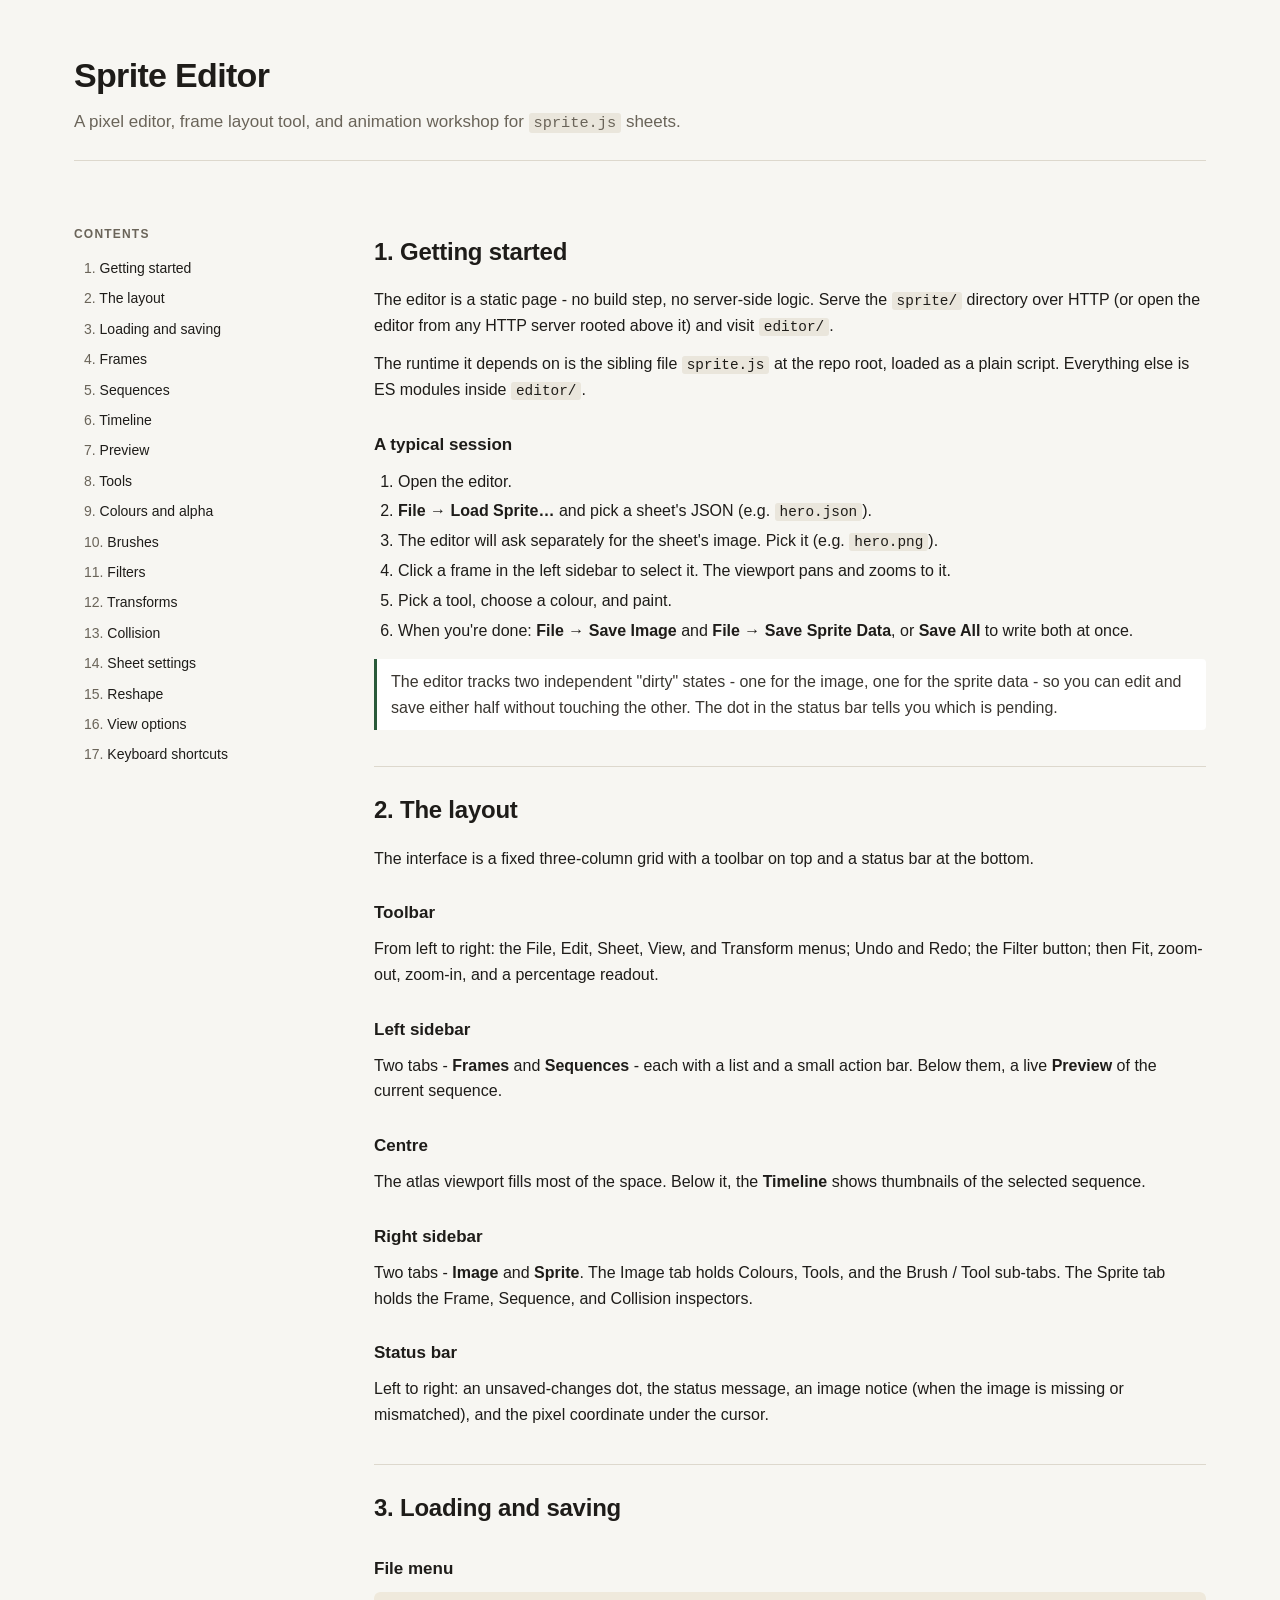
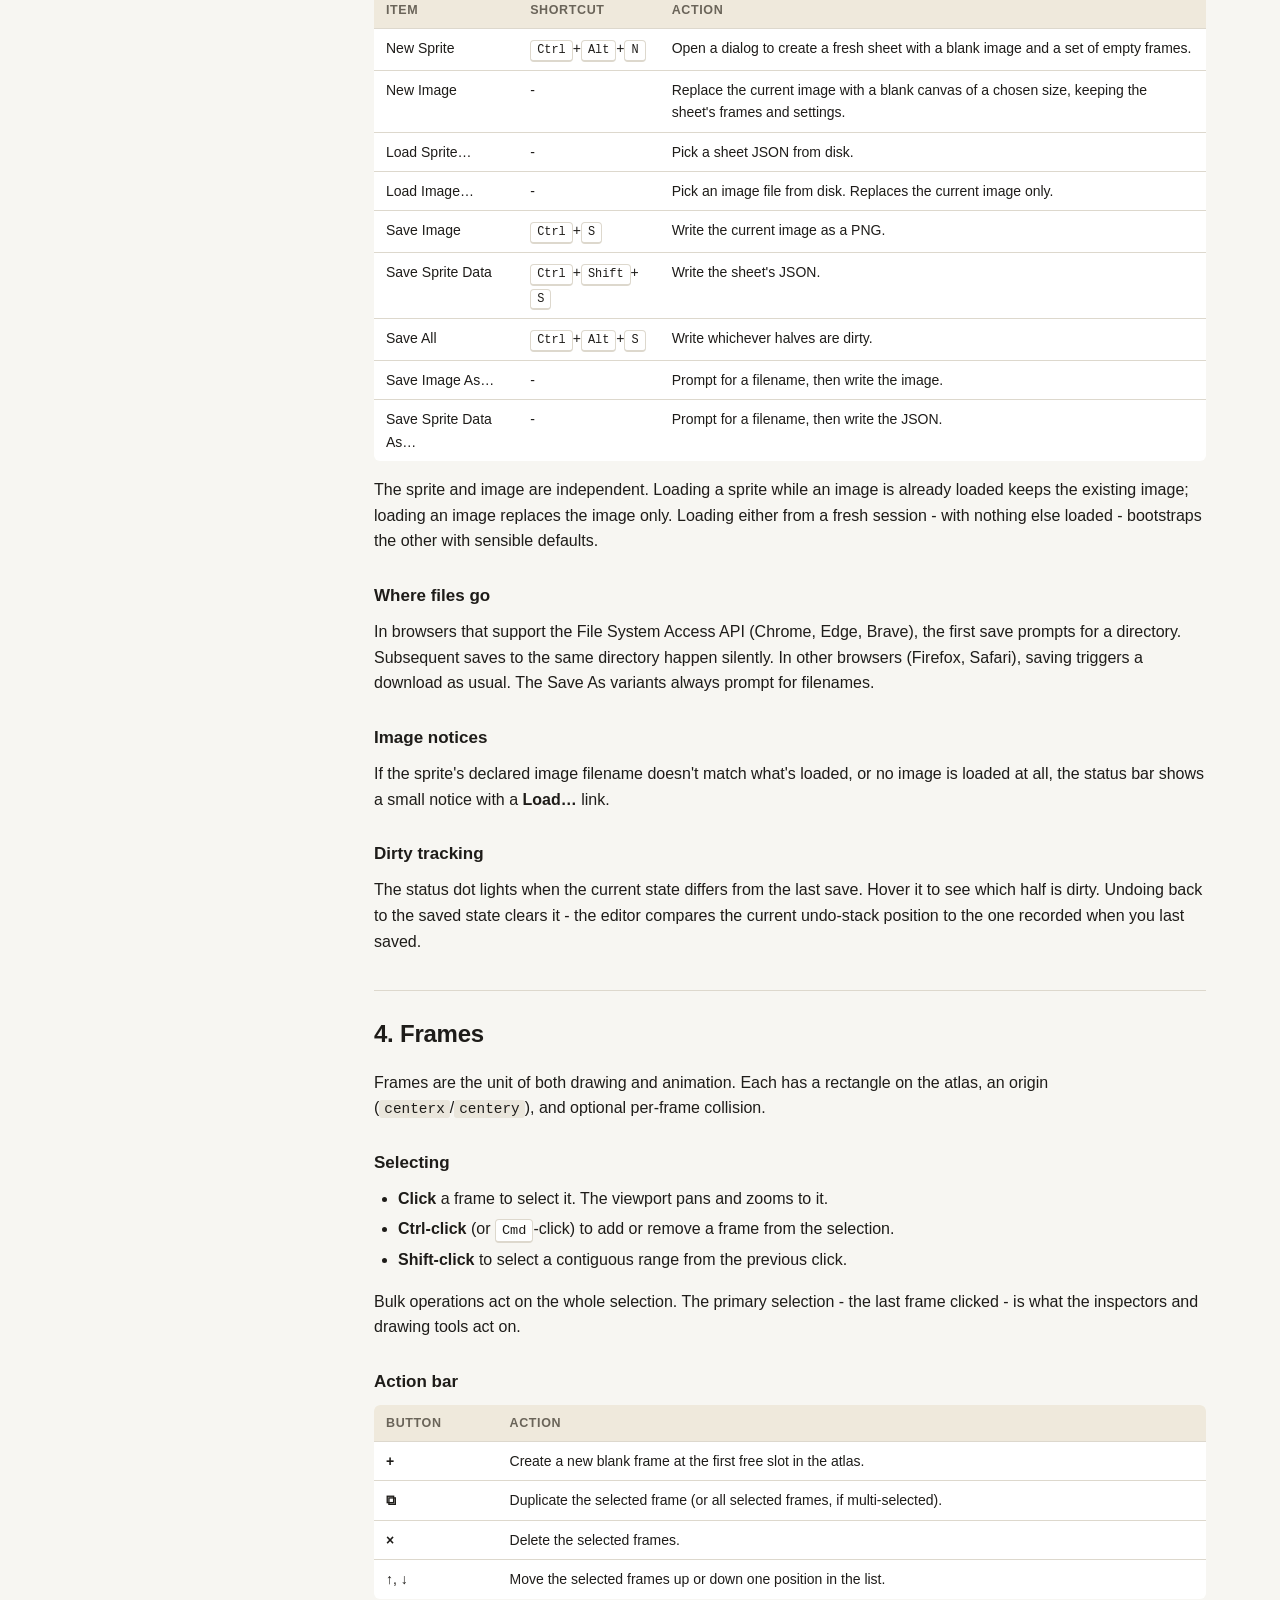
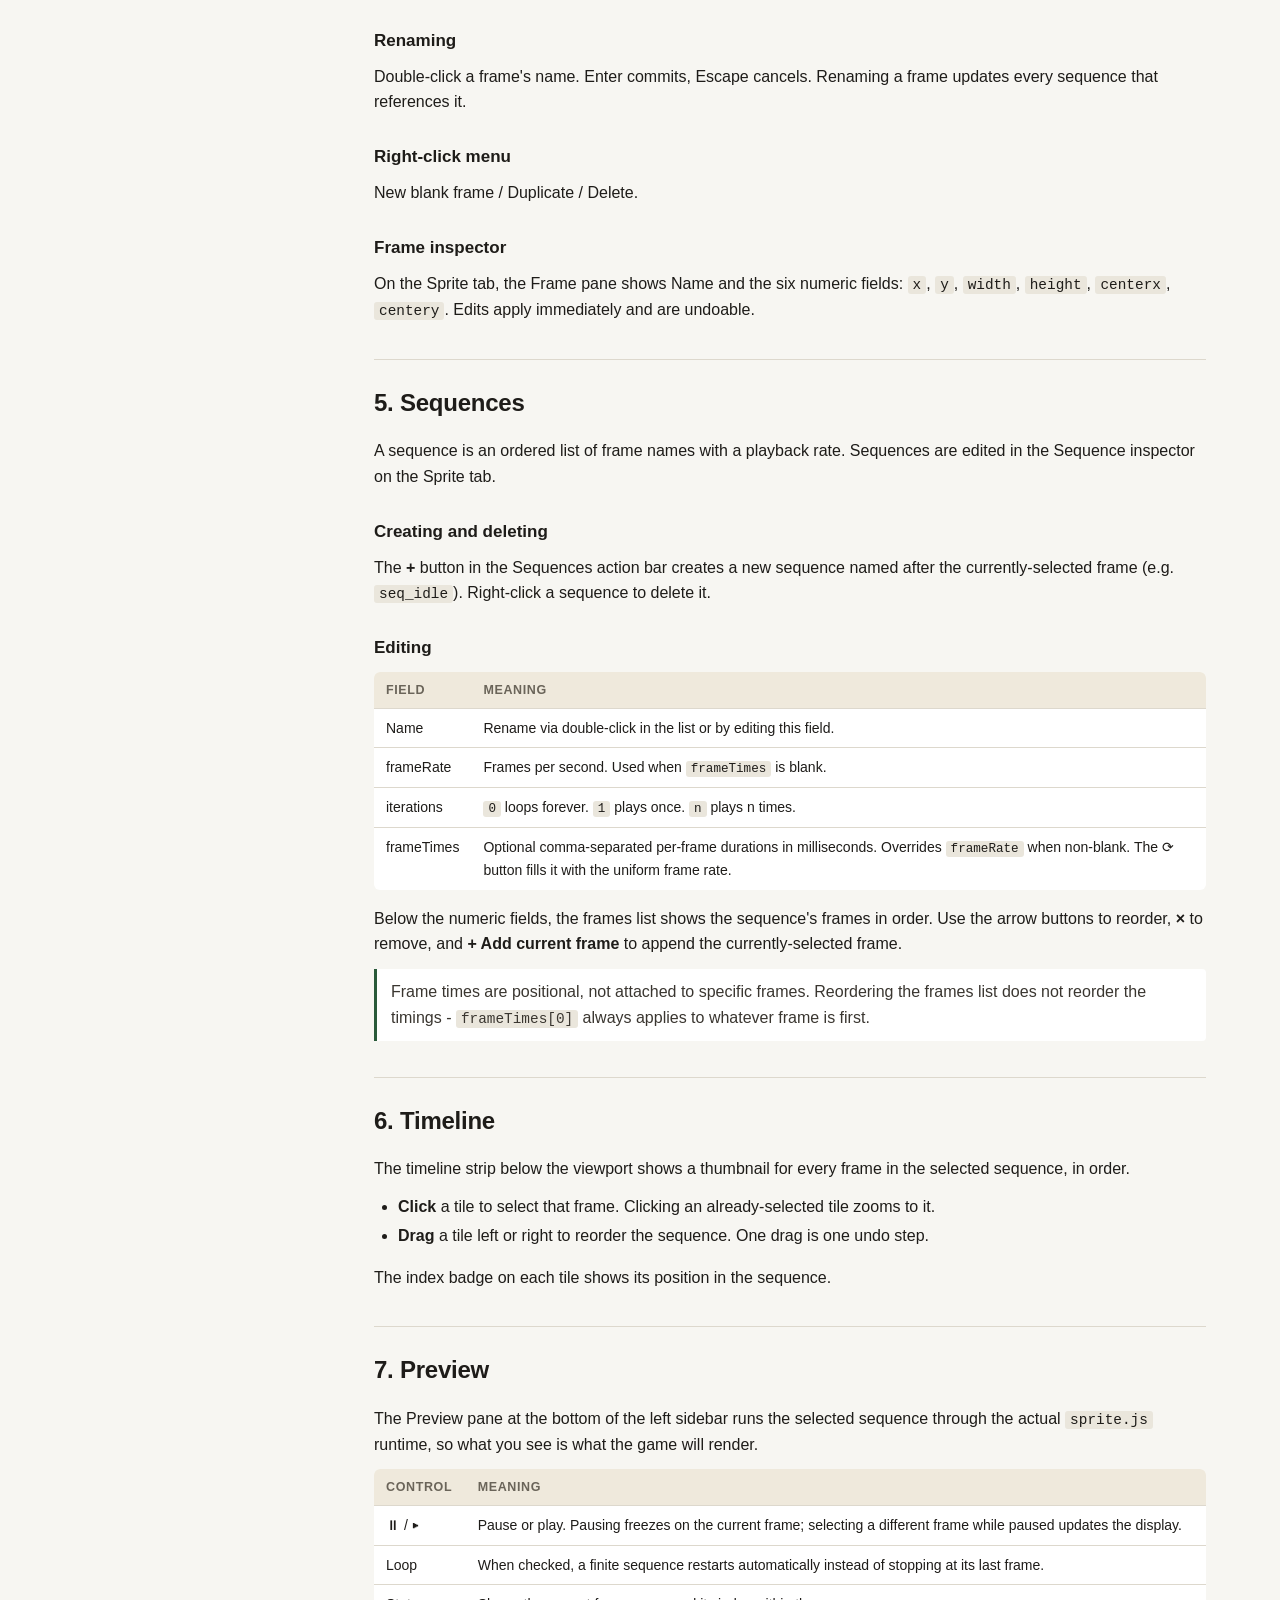
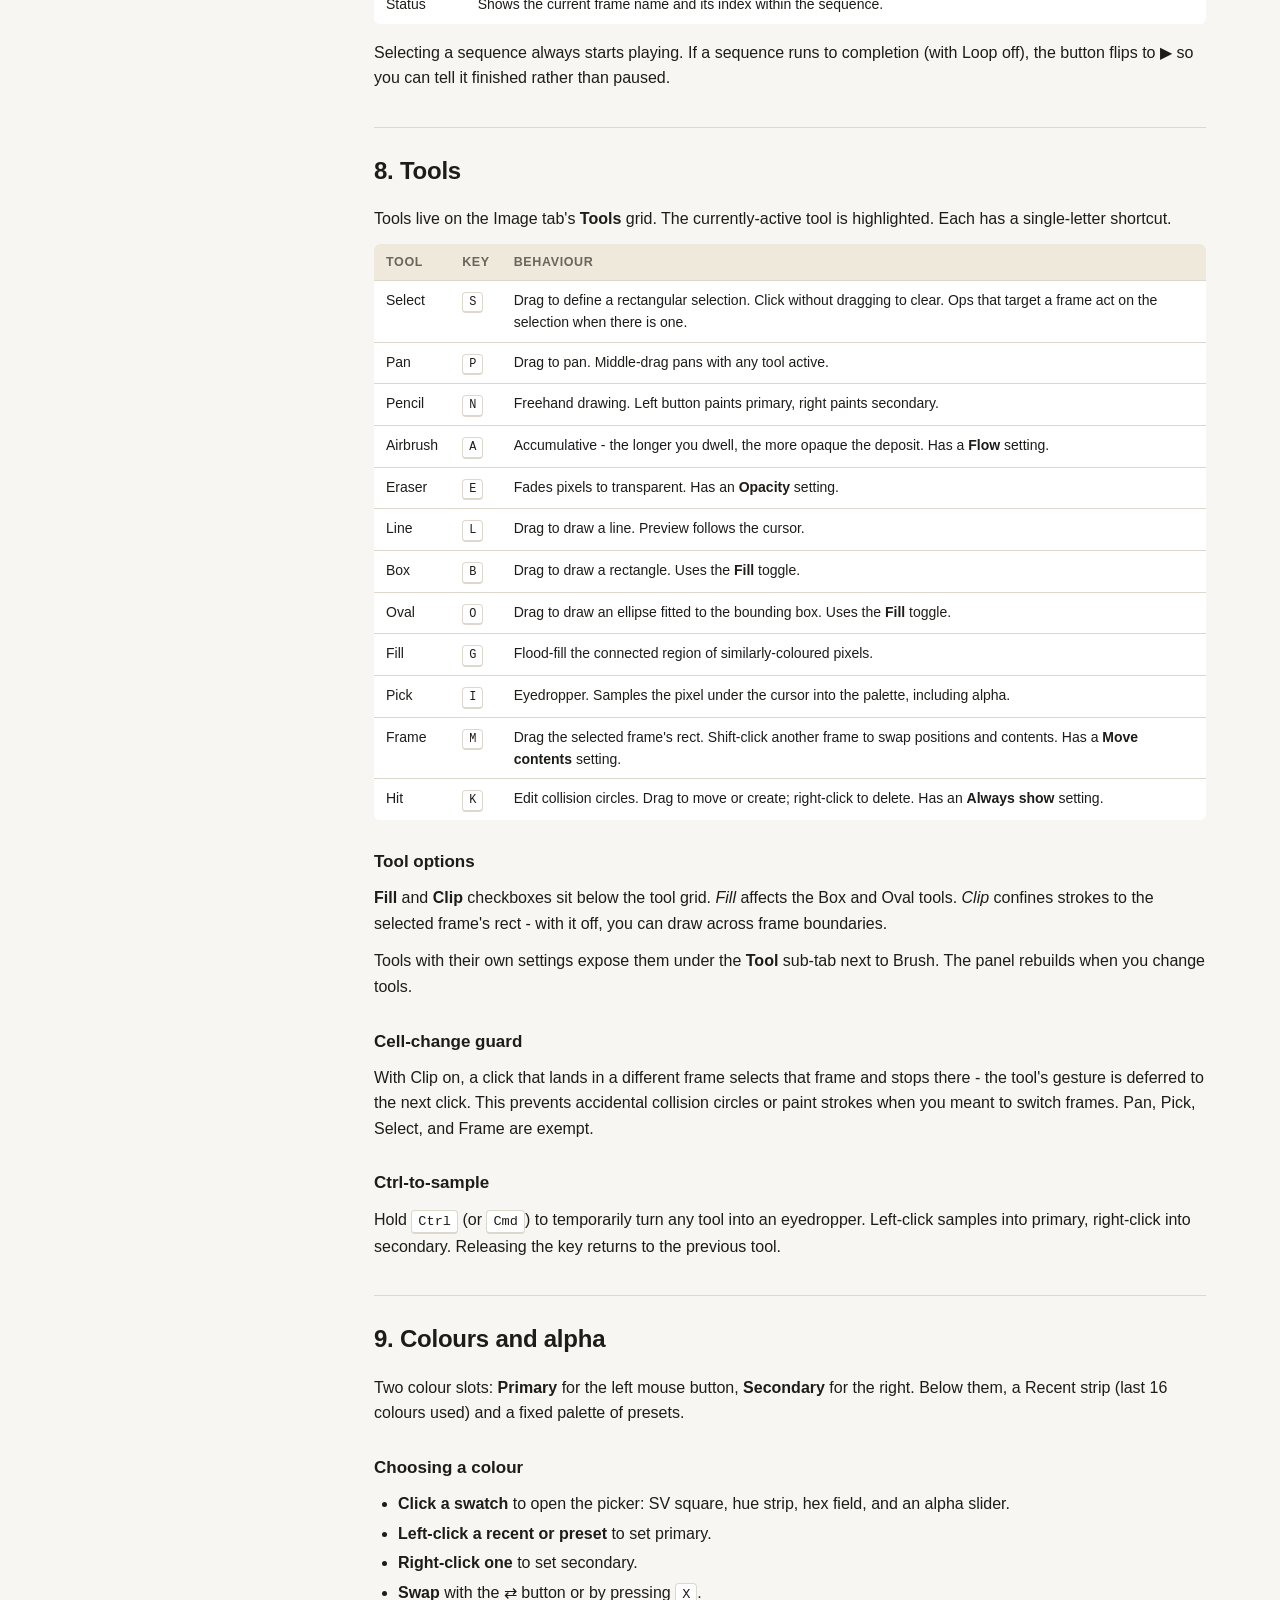
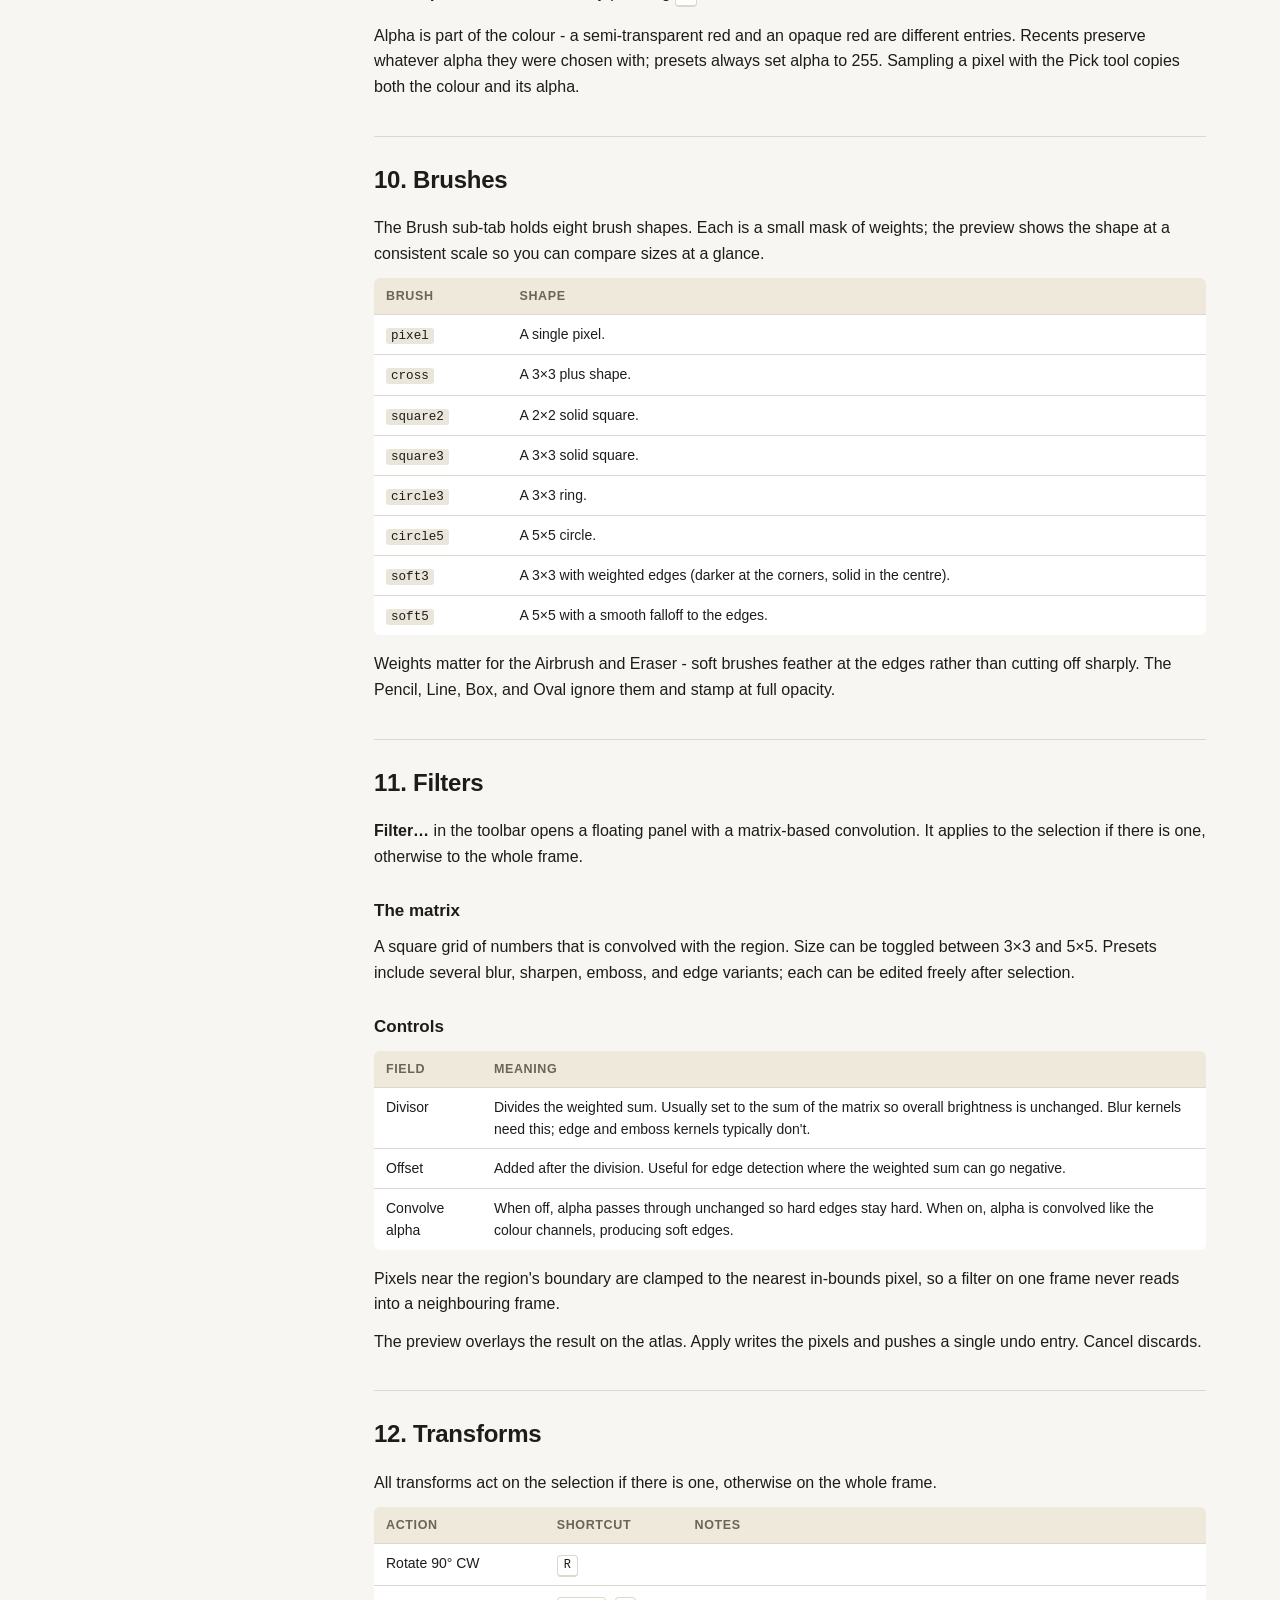
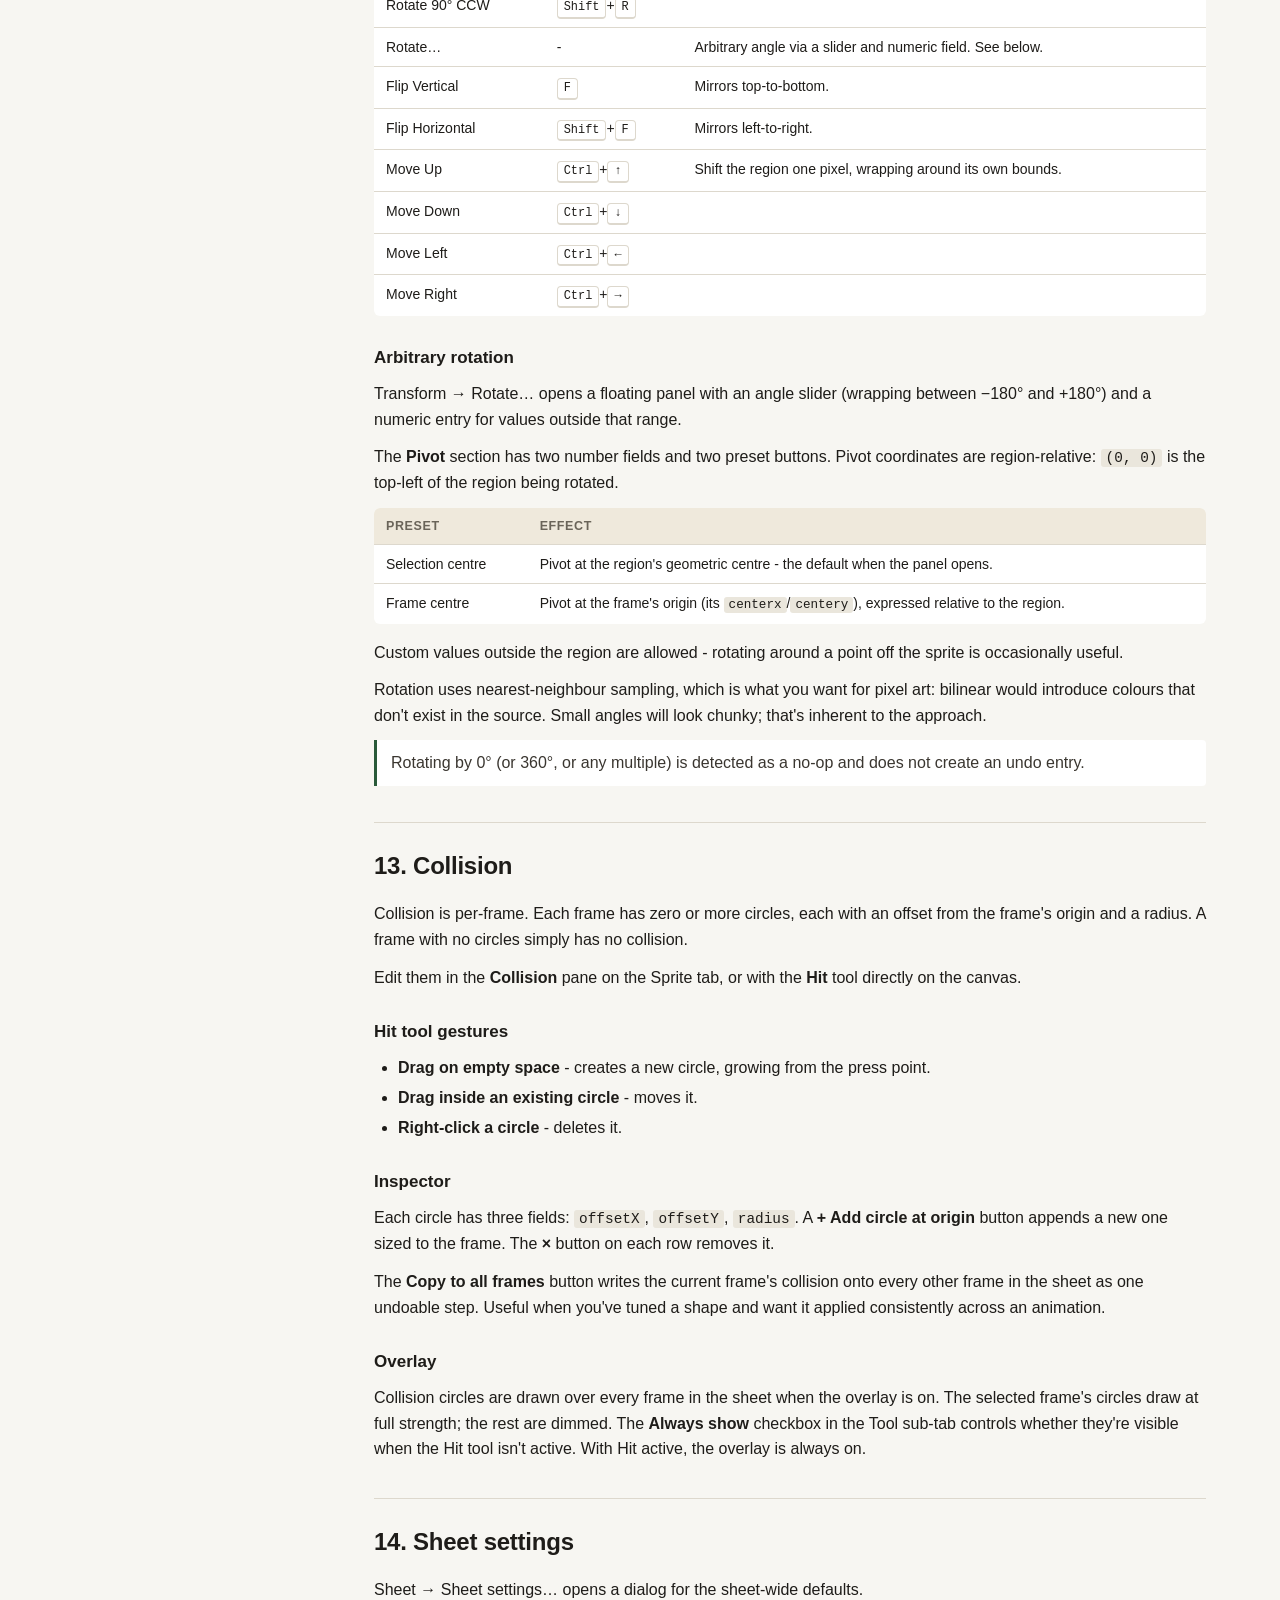
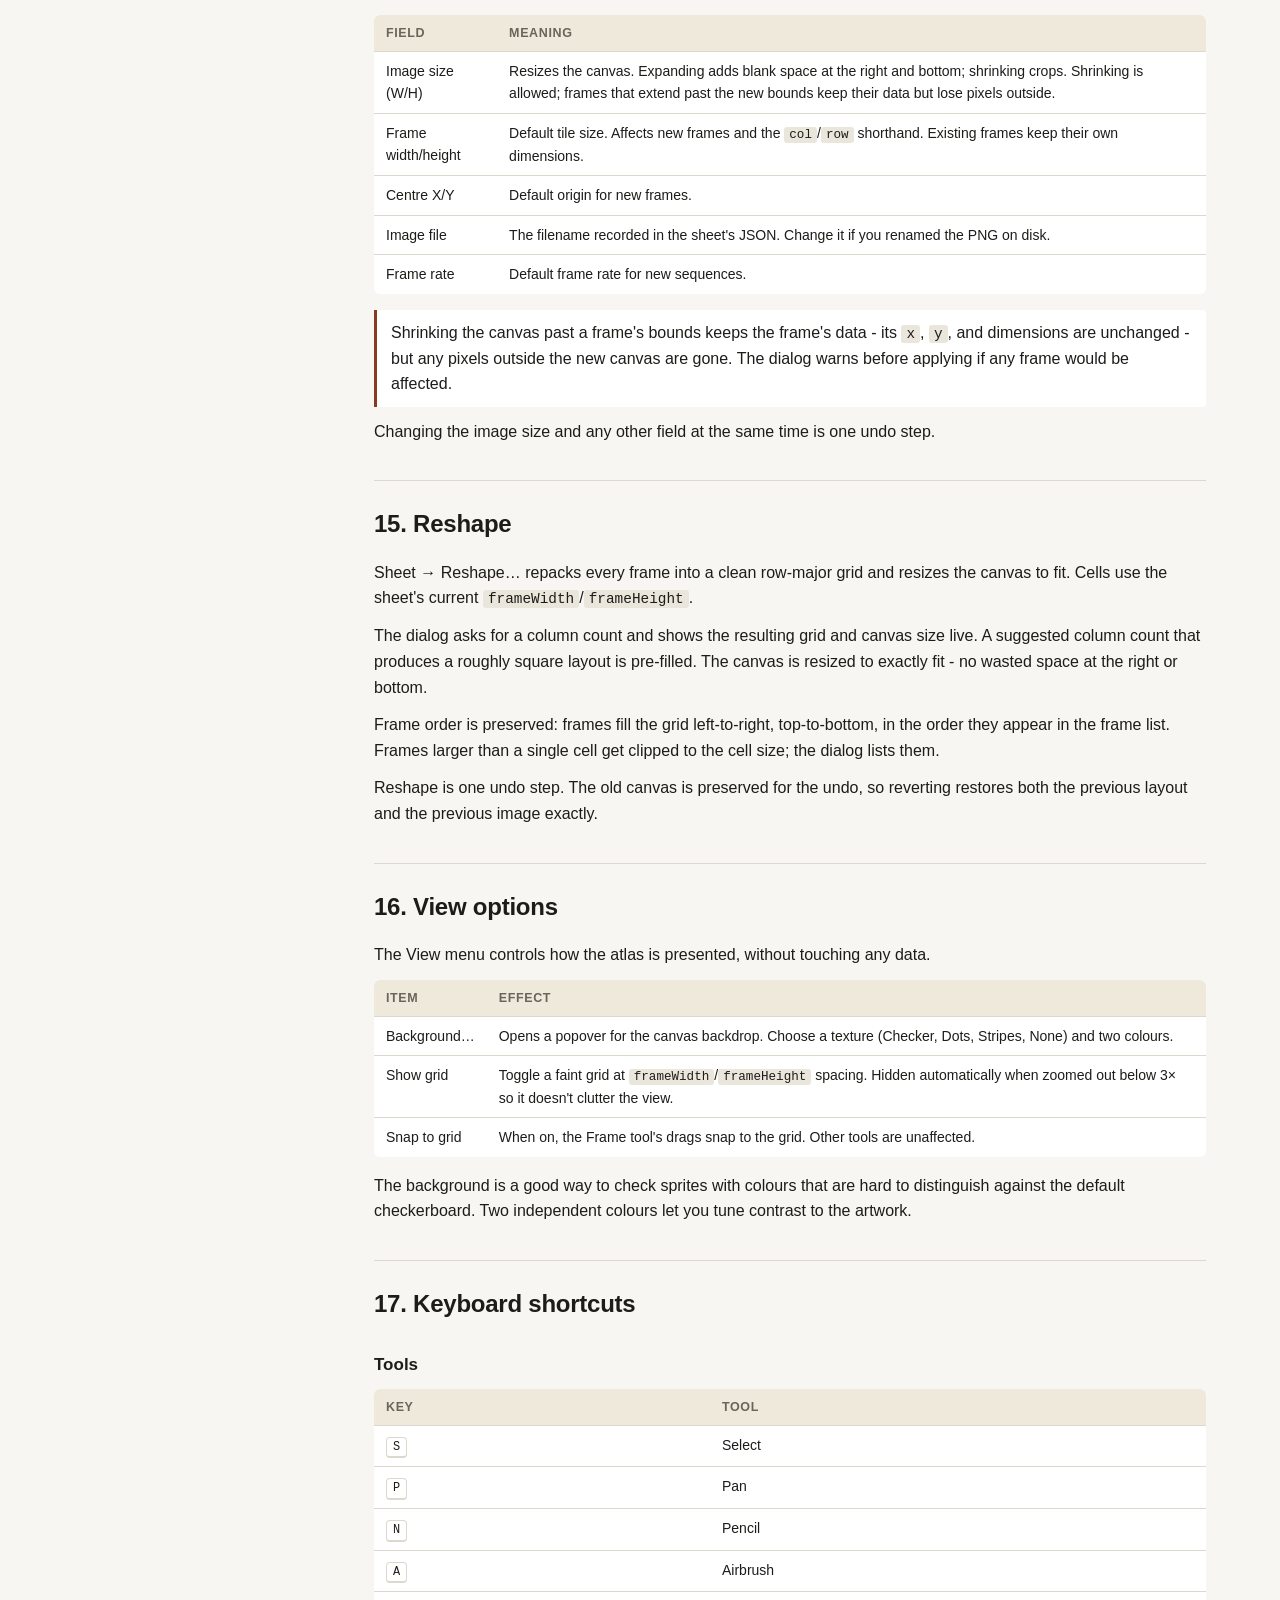
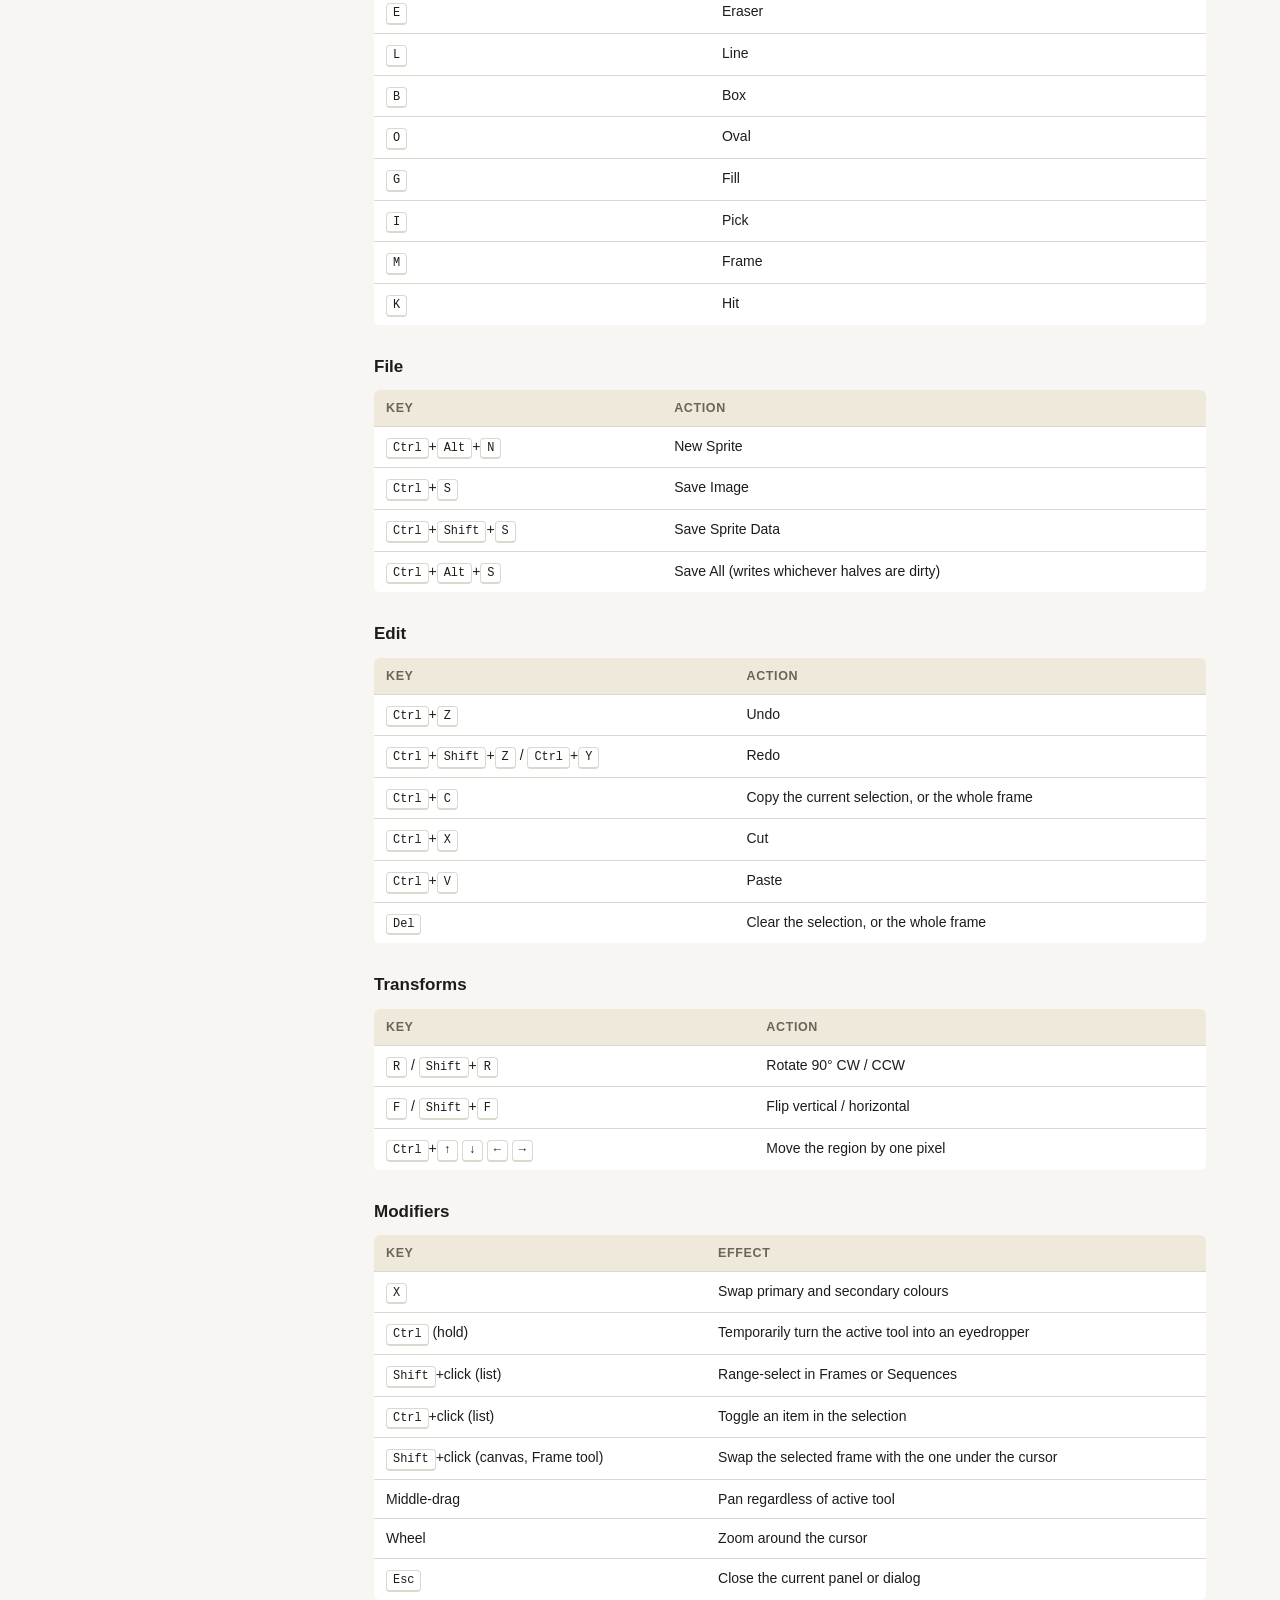
<file: docs/editor.html>
<!DOCTYPE html>
<html lang="en">
<head>
<meta charset="utf-8">
<meta name="viewport" content="width=device-width, initial-scale=1">
<title>Sprite Editor - User Guide</title>
<style>
	:root {
		--bg:        #f7f6f2;
		--panel:     #ffffff;
		--ink:       #1e1c19;
		--muted:     #6a6459;
		--rule:      #ddd8cd;
		--accent:    #8a3a1e;
		--accent-2:  #2a5a3a;
		--code-bg:   #2b2a28;
		--code-ink:  #ece7da;
		--code-key:  #e6b06a;
		--code-str:  #9ed18c;
		--code-cmt:  #8a857a;
		--code-num:  #f0a880;
	}
	* { box-sizing: border-box; }
	html { scroll-behavior: smooth; }
	body {
		margin: 0;
		background: var(--bg);
		color: var(--ink);
		font: 16px/1.6 -apple-system, BlinkMacSystemFont, "Segoe UI", Roboto, "Helvetica Neue", Arial, sans-serif;
	}
	.page {
		display: grid;
		grid-template-columns: 260px minmax(0, 1fr);
		max-width: 1180px;
		margin: 0 auto;
		padding: 0 24px;
		gap: 40px;
	}
	@media (max-width: 900px) {
		.page { grid-template-columns: 1fr; gap: 0; }
		nav.toc { position: static !important; max-height: none !important; }
	}

	header.title {
		grid-column: 1 / -1;
		padding: 48px 0 24px;
		border-bottom: 1px solid var(--rule);
	}
	header.title h1 {
		margin: 0 0 6px;
		font-size: 34px;
		letter-spacing: -0.02em;
	}
	header.title p {
		margin: 0;
		color: var(--muted);
		font-size: 17px;
	}

	nav.toc {
		position: sticky;
		top: 24px;
		align-self: start;
		max-height: calc(100vh - 48px);
		overflow-y: auto;
		padding: 24px 0;
		font-size: 14px;
	}
	nav.toc h2 {
		font-size: 12px;
		text-transform: uppercase;
		letter-spacing: 0.1em;
		color: var(--muted);
		margin: 0 0 10px;
	}
	nav.toc ol {
		list-style: none;
		margin: 0;
		padding: 0;
		counter-reset: toc;
	}
	nav.toc li { counter-increment: toc; margin: 2px 0; }
	nav.toc a {
		color: var(--ink);
		text-decoration: none;
		display: block;
		padding: 3px 8px;
		border-left: 2px solid transparent;
		border-radius: 0 4px 4px 0;
	}
	nav.toc a::before {
		content: counter(toc) ". ";
		color: var(--muted);
	}
	nav.toc a:hover {
		background: var(--panel);
		border-left-color: var(--accent);
	}

	main { padding: 24px 0 96px; min-width: 0; }
	main section {
		padding: 24px 0;
		border-top: 1px solid var(--rule);
	}
	main section:first-child { border-top: none; padding-top: 8px; }
	main h2 {
		font-size: 24px;
		margin: 0 0 16px;
		letter-spacing: -0.01em;
	}
	main h3 {
		font-size: 17px;
		margin: 28px 0 10px;
	}
	main h4 {
		font-size: 15px;
		margin: 20px 0 6px;
		color: var(--muted);
		text-transform: uppercase;
		letter-spacing: 0.06em;
	}
	p { margin: 0 0 12px; }
	p.note {
		background: var(--panel);
		border-left: 3px solid var(--accent-2);
		padding: 10px 14px;
		border-radius: 0 4px 4px 0;
		color: #3a3630;
	}
	p.warn {
		background: var(--panel);
		border-left: 3px solid var(--accent);
		padding: 10px 14px;
		border-radius: 0 4px 4px 0;
	}
	code {
		font-family: "SF Mono", Menlo, Consolas, "Liberation Mono", monospace;
		font-size: 0.9em;
		background: #eae6dc;
		padding: 1px 5px;
		border-radius: 3px;
	}
	pre {
		background: var(--code-bg);
		color: var(--code-ink);
		padding: 16px 18px;
		border-radius: 6px;
		overflow-x: auto;
		margin: 0 0 16px;
		font-size: 13.5px;
		line-height: 1.55;
	}
	pre code {
		background: none;
		padding: 0;
		color: inherit;
		font-size: inherit;
	}
	table {
		width: 100%;
		border-collapse: collapse;
		margin: 0 0 16px;
		font-size: 14px;
		background: var(--panel);
		border-radius: 6px;
		overflow: hidden;
	}
	th, td {
		text-align: left;
		padding: 8px 12px;
		border-bottom: 1px solid var(--rule);
		vertical-align: top;
	}
	th {
		background: #efe9dc;
		font-weight: 600;
		font-size: 12.5px;
		text-transform: uppercase;
		letter-spacing: 0.05em;
		color: var(--muted);
	}
	tr:last-child td { border-bottom: none; }
	td code { white-space: nowrap; }

	ul, ol { margin: 0 0 16px; padding-left: 24px; }
	li { margin: 4px 0; }

	kbd {
		display: inline-block;
		background: var(--panel);
		border: 1px solid var(--rule);
		border-bottom-width: 2px;
		border-radius: 4px;
		padding: 1px 6px;
		font-family: "SF Mono", Menlo, Consolas, monospace;
		font-size: 0.85em;
		color: var(--ink);
		line-height: 1.4;
	}
</style>
</head>
<body>
<div class="page">

	<header class="title">
		<h1>Sprite Editor</h1>
		<p>A pixel editor, frame layout tool, and animation workshop for <code>sprite.js</code> sheets.</p>
	</header>

	<nav class="toc">
		<h2>Contents</h2>
		<ol>
			<li><a href="#getting-started">Getting started</a></li>
			<li><a href="#layout">The layout</a></li>
			<li><a href="#loading">Loading and saving</a></li>
			<li><a href="#frames">Frames</a></li>
			<li><a href="#sequences">Sequences</a></li>
			<li><a href="#timeline">Timeline</a></li>
			<li><a href="#preview">Preview</a></li>
			<li><a href="#tools">Tools</a></li>
			<li><a href="#colours">Colours and alpha</a></li>
			<li><a href="#brushes">Brushes</a></li>
			<li><a href="#filters">Filters</a></li>
			<li><a href="#transforms">Transforms</a></li>
			<li><a href="#collision">Collision</a></li>
			<li><a href="#sheet-settings">Sheet settings</a></li>
			<li><a href="#reshape">Reshape</a></li>
			<li><a href="#view">View options</a></li>
			<li><a href="#keyboard">Keyboard shortcuts</a></li>
		</ol>
	</nav>

	<main>

		<!-- ================================================================ -->
		<section id="getting-started">
			<h2>1. Getting started</h2>

			<p>The editor is a static page - no build step, no server-side logic. Serve the <code>sprite/</code> directory over HTTP (or open the editor from any HTTP server rooted above it) and visit <code>editor/</code>.</p>

			<p>The runtime it depends on is the sibling file <code>sprite.js</code> at the repo root, loaded as a plain script. Everything else is ES modules inside <code>editor/</code>.</p>

			<h3>A typical session</h3>
			<ol>
				<li>Open the editor.</li>
				<li><strong>File → Load Sprite…</strong> and pick a sheet's JSON (e.g. <code>hero.json</code>).</li>
				<li>The editor will ask separately for the sheet's image. Pick it (e.g. <code>hero.png</code>).</li>
				<li>Click a frame in the left sidebar to select it. The viewport pans and zooms to it.</li>
				<li>Pick a tool, choose a colour, and paint.</li>
				<li>When you're done: <strong>File → Save Image</strong> and <strong>File → Save Sprite Data</strong>, or <strong>Save All</strong> to write both at once.</li>
			</ol>

			<p class="note">The editor tracks two independent "dirty" states - one for the image, one for the sprite data - so you can edit and save either half without touching the other. The dot in the status bar tells you which is pending.</p>
		</section>

		<!-- ================================================================ -->
		<section id="layout">
			<h2>2. The layout</h2>

			<p>The interface is a fixed three-column grid with a toolbar on top and a status bar at the bottom.</p>

			<h3>Toolbar</h3>
			<p>From left to right: the File, Edit, Sheet, View, and Transform menus; Undo and Redo; the Filter button; then Fit, zoom-out, zoom-in, and a percentage readout.</p>

			<h3>Left sidebar</h3>
			<p>Two tabs - <strong>Frames</strong> and <strong>Sequences</strong> - each with a list and a small action bar. Below them, a live <strong>Preview</strong> of the current sequence.</p>

			<h3>Centre</h3>
			<p>The atlas viewport fills most of the space. Below it, the <strong>Timeline</strong> shows thumbnails of the selected sequence.</p>

			<h3>Right sidebar</h3>
			<p>Two tabs - <strong>Image</strong> and <strong>Sprite</strong>. The Image tab holds Colours, Tools, and the Brush / Tool sub-tabs. The Sprite tab holds the Frame, Sequence, and Collision inspectors.</p>

			<h3>Status bar</h3>
			<p>Left to right: an unsaved-changes dot, the status message, an image notice (when the image is missing or mismatched), and the pixel coordinate under the cursor.</p>
		</section>

		<!-- ================================================================ -->
		<section id="loading">
			<h2>3. Loading and saving</h2>

			<h3>File menu</h3>
			<table>
				<thead><tr><th>Item</th><th>Shortcut</th><th>Action</th></tr></thead>
				<tbody>
					<tr><td>New Sprite</td><td><kbd>Ctrl</kbd>+<kbd>Alt</kbd>+<kbd>N</kbd></td><td>Open a dialog to create a fresh sheet with a blank image and a set of empty frames.</td></tr>
					<tr><td>New Image</td><td>-</td><td>Replace the current image with a blank canvas of a chosen size, keeping the sheet's frames and settings.</td></tr>
					<tr><td>Load Sprite…</td><td>-</td><td>Pick a sheet JSON from disk.</td></tr>
					<tr><td>Load Image…</td><td>-</td><td>Pick an image file from disk. Replaces the current image only.</td></tr>
					<tr><td>Save Image</td><td><kbd>Ctrl</kbd>+<kbd>S</kbd></td><td>Write the current image as a PNG.</td></tr>
					<tr><td>Save Sprite Data</td><td><kbd>Ctrl</kbd>+<kbd>Shift</kbd>+<kbd>S</kbd></td><td>Write the sheet's JSON.</td></tr>
					<tr><td>Save All</td><td><kbd>Ctrl</kbd>+<kbd>Alt</kbd>+<kbd>S</kbd></td><td>Write whichever halves are dirty.</td></tr>
					<tr><td>Save Image As…</td><td>-</td><td>Prompt for a filename, then write the image.</td></tr>
					<tr><td>Save Sprite Data As…</td><td>-</td><td>Prompt for a filename, then write the JSON.</td></tr>
				</tbody>
			</table>

			<p>The sprite and image are independent. Loading a sprite while an image is already loaded keeps the existing image; loading an image replaces the image only. Loading either from a fresh session - with nothing else loaded - bootstraps the other with sensible defaults.</p>

			<h3>Where files go</h3>
			<p>In browsers that support the File System Access API (Chrome, Edge, Brave), the first save prompts for a directory. Subsequent saves to the same directory happen silently. In other browsers (Firefox, Safari), saving triggers a download as usual. The Save As variants always prompt for filenames.</p>

			<h3>Image notices</h3>
			<p>If the sprite's declared image filename doesn't match what's loaded, or no image is loaded at all, the status bar shows a small notice with a <strong>Load…</strong> link.</p>

			<h3>Dirty tracking</h3>
			<p>The status dot lights when the current state differs from the last save. Hover it to see which half is dirty. Undoing back to the saved state clears it - the editor compares the current undo-stack position to the one recorded when you last saved.</p>
		</section>

		<!-- ================================================================ -->
		<section id="frames">
			<h2>4. Frames</h2>

			<p>Frames are the unit of both drawing and animation. Each has a rectangle on the atlas, an origin (<code>centerx</code>/<code>centery</code>), and optional per-frame collision.</p>

			<h3>Selecting</h3>
			<ul>
				<li><strong>Click</strong> a frame to select it. The viewport pans and zooms to it.</li>
				<li><strong>Ctrl-click</strong> (or <kbd>Cmd</kbd>-click) to add or remove a frame from the selection.</li>
				<li><strong>Shift-click</strong> to select a contiguous range from the previous click.</li>
			</ul>

			<p>Bulk operations act on the whole selection. The primary selection - the last frame clicked - is what the inspectors and drawing tools act on.</p>

			<h3>Action bar</h3>
			<table>
				<thead><tr><th>Button</th><th>Action</th></tr></thead>
				<tbody>
					<tr><td><strong>+</strong></td><td>Create a new blank frame at the first free slot in the atlas.</td></tr>
					<tr><td><strong>⧉</strong></td><td>Duplicate the selected frame (or all selected frames, if multi-selected).</td></tr>
					<tr><td><strong>×</strong></td><td>Delete the selected frames.</td></tr>
					<tr><td><strong>↑</strong>, <strong>↓</strong></td><td>Move the selected frames up or down one position in the list.</td></tr>
				</tbody>
			</table>

			<h3>Renaming</h3>
			<p>Double-click a frame's name. Enter commits, Escape cancels. Renaming a frame updates every sequence that references it.</p>

			<h3>Right-click menu</h3>
			<p>New blank frame / Duplicate / Delete.</p>

			<h3>Frame inspector</h3>
			<p>On the Sprite tab, the Frame pane shows Name and the six numeric fields: <code>x</code>, <code>y</code>, <code>width</code>, <code>height</code>, <code>centerx</code>, <code>centery</code>. Edits apply immediately and are undoable.</p>
		</section>

		<!-- ================================================================ -->
		<section id="sequences">
			<h2>5. Sequences</h2>

			<p>A sequence is an ordered list of frame names with a playback rate. Sequences are edited in the Sequence inspector on the Sprite tab.</p>

			<h3>Creating and deleting</h3>
			<p>The <strong>+</strong> button in the Sequences action bar creates a new sequence named after the currently-selected frame (e.g. <code>seq_idle</code>). Right-click a sequence to delete it.</p>

			<h3>Editing</h3>
			<table>
				<thead><tr><th>Field</th><th>Meaning</th></tr></thead>
				<tbody>
					<tr><td>Name</td><td>Rename via double-click in the list or by editing this field.</td></tr>
					<tr><td>frameRate</td><td>Frames per second. Used when <code>frameTimes</code> is blank.</td></tr>
					<tr><td>iterations</td><td><code>0</code> loops forever. <code>1</code> plays once. <code>n</code> plays n times.</td></tr>
					<tr><td>frameTimes</td><td>Optional comma-separated per-frame durations in milliseconds. Overrides <code>frameRate</code> when non-blank. The ⟳ button fills it with the uniform frame rate.</td></tr>
				</tbody>
			</table>

			<p>Below the numeric fields, the frames list shows the sequence's frames in order. Use the arrow buttons to reorder, <strong>×</strong> to remove, and <strong>+ Add current frame</strong> to append the currently-selected frame.</p>

			<p class="note">Frame times are positional, not attached to specific frames. Reordering the frames list does not reorder the timings - <code>frameTimes[0]</code> always applies to whatever frame is first.</p>
		</section>

		<!-- ================================================================ -->
		<section id="timeline">
			<h2>6. Timeline</h2>

			<p>The timeline strip below the viewport shows a thumbnail for every frame in the selected sequence, in order.</p>

			<ul>
				<li><strong>Click</strong> a tile to select that frame. Clicking an already-selected tile zooms to it.</li>
				<li><strong>Drag</strong> a tile left or right to reorder the sequence. One drag is one undo step.</li>
			</ul>

			<p>The index badge on each tile shows its position in the sequence.</p>
		</section>

		<!-- ================================================================ -->
		<section id="preview">
			<h2>7. Preview</h2>

			<p>The Preview pane at the bottom of the left sidebar runs the selected sequence through the actual <code>sprite.js</code> runtime, so what you see is what the game will render.</p>

			<table>
				<thead><tr><th>Control</th><th>Meaning</th></tr></thead>
				<tbody>
					<tr><td>⏸ / ▶</td><td>Pause or play. Pausing freezes on the current frame; selecting a different frame while paused updates the display.</td></tr>
					<tr><td>Loop</td><td>When checked, a finite sequence restarts automatically instead of stopping at its last frame.</td></tr>
					<tr><td>Status</td><td>Shows the current frame name and its index within the sequence.</td></tr>
				</tbody>
			</table>

			<p>Selecting a sequence always starts playing. If a sequence runs to completion (with Loop off), the button flips to ▶ so you can tell it finished rather than paused.</p>
		</section>

		<!-- ================================================================ -->
		<section id="tools">
			<h2>8. Tools</h2>

			<p>Tools live on the Image tab's <strong>Tools</strong> grid. The currently-active tool is highlighted. Each has a single-letter shortcut.</p>

			<table>
				<thead><tr><th>Tool</th><th>Key</th><th>Behaviour</th></tr></thead>
				<tbody>
					<tr>
						<td>Select</td><td><kbd>S</kbd></td>
						<td>Drag to define a rectangular selection. Click without dragging to clear. Ops that target a frame act on the selection when there is one.</td>
					</tr>
					<tr>
						<td>Pan</td><td><kbd>P</kbd></td>
						<td>Drag to pan. Middle-drag pans with any tool active.</td>
					</tr>
					<tr>
						<td>Pencil</td><td><kbd>N</kbd></td>
						<td>Freehand drawing. Left button paints primary, right paints secondary.</td>
					</tr>
					<tr>
						<td>Airbrush</td><td><kbd>A</kbd></td>
						<td>Accumulative - the longer you dwell, the more opaque the deposit. Has a <strong>Flow</strong> setting.</td>
					</tr>
					<tr>
						<td>Eraser</td><td><kbd>E</kbd></td>
						<td>Fades pixels to transparent. Has an <strong>Opacity</strong> setting.</td>
					</tr>
					<tr>
						<td>Line</td><td><kbd>L</kbd></td>
						<td>Drag to draw a line. Preview follows the cursor.</td>
					</tr>
					<tr>
						<td>Box</td><td><kbd>B</kbd></td>
						<td>Drag to draw a rectangle. Uses the <strong>Fill</strong> toggle.</td>
					</tr>
					<tr>
						<td>Oval</td><td><kbd>O</kbd></td>
						<td>Drag to draw an ellipse fitted to the bounding box. Uses the <strong>Fill</strong> toggle.</td>
					</tr>
					<tr>
						<td>Fill</td><td><kbd>G</kbd></td>
						<td>Flood-fill the connected region of similarly-coloured pixels.</td>
					</tr>
					<tr>
						<td>Pick</td><td><kbd>I</kbd></td>
						<td>Eyedropper. Samples the pixel under the cursor into the palette, including alpha.</td>
					</tr>
					<tr>
						<td>Frame</td><td><kbd>M</kbd></td>
						<td>Drag the selected frame's rect. Shift-click another frame to swap positions and contents. Has a <strong>Move contents</strong> setting.</td>
					</tr>
					<tr>
						<td>Hit</td><td><kbd>K</kbd></td>
						<td>Edit collision circles. Drag to move or create; right-click to delete. Has an <strong>Always show</strong> setting.</td>
					</tr>
				</tbody>
			</table>

			<h3>Tool options</h3>

			<p><strong>Fill</strong> and <strong>Clip</strong> checkboxes sit below the tool grid. <em>Fill</em> affects the Box and Oval tools. <em>Clip</em> confines strokes to the selected frame's rect - with it off, you can draw across frame boundaries.</p>

			<p>Tools with their own settings expose them under the <strong>Tool</strong> sub-tab next to Brush. The panel rebuilds when you change tools.</p>

			<h3>Cell-change guard</h3>
			<p>With Clip on, a click that lands in a different frame selects that frame and stops there - the tool's gesture is deferred to the next click. This prevents accidental collision circles or paint strokes when you meant to switch frames. Pan, Pick, Select, and Frame are exempt.</p>

			<h3>Ctrl-to-sample</h3>
			<p>Hold <kbd>Ctrl</kbd> (or <kbd>Cmd</kbd>) to temporarily turn any tool into an eyedropper. Left-click samples into primary, right-click into secondary. Releasing the key returns to the previous tool.</p>
		</section>

		<!-- ================================================================ -->
		<section id="colours">
			<h2>9. Colours and alpha</h2>

			<p>Two colour slots: <strong>Primary</strong> for the left mouse button, <strong>Secondary</strong> for the right. Below them, a Recent strip (last 16 colours used) and a fixed palette of presets.</p>

			<h3>Choosing a colour</h3>
			<ul>
				<li><strong>Click a swatch</strong> to open the picker: SV square, hue strip, hex field, and an alpha slider.</li>
				<li><strong>Left-click a recent or preset</strong> to set primary.</li>
				<li><strong>Right-click one</strong> to set secondary.</li>
				<li><strong>Swap</strong> with the ⇄ button or by pressing <kbd>X</kbd>.</li>
			</ul>

			<p>Alpha is part of the colour - a semi-transparent red and an opaque red are different entries. Recents preserve whatever alpha they were chosen with; presets always set alpha to 255. Sampling a pixel with the Pick tool copies both the colour and its alpha.</p>
		</section>

		<!-- ================================================================ -->
		<section id="brushes">
			<h2>10. Brushes</h2>

			<p>The Brush sub-tab holds eight brush shapes. Each is a small mask of weights; the preview shows the shape at a consistent scale so you can compare sizes at a glance.</p>

			<table>
				<thead><tr><th>Brush</th><th>Shape</th></tr></thead>
				<tbody>
					<tr><td><code>pixel</code></td><td>A single pixel.</td></tr>
					<tr><td><code>cross</code></td><td>A 3×3 plus shape.</td></tr>
					<tr><td><code>square2</code></td><td>A 2×2 solid square.</td></tr>
					<tr><td><code>square3</code></td><td>A 3×3 solid square.</td></tr>
					<tr><td><code>circle3</code></td><td>A 3×3 ring.</td></tr>
					<tr><td><code>circle5</code></td><td>A 5×5 circle.</td></tr>
					<tr><td><code>soft3</code></td><td>A 3×3 with weighted edges (darker at the corners, solid in the centre).</td></tr>
					<tr><td><code>soft5</code></td><td>A 5×5 with a smooth falloff to the edges.</td></tr>
				</tbody>
			</table>

			<p>Weights matter for the Airbrush and Eraser - soft brushes feather at the edges rather than cutting off sharply. The Pencil, Line, Box, and Oval ignore them and stamp at full opacity.</p>
		</section>

		<!-- ================================================================ -->
		<section id="filters">
			<h2>11. Filters</h2>

			<p><strong>Filter…</strong> in the toolbar opens a floating panel with a matrix-based convolution. It applies to the selection if there is one, otherwise to the whole frame.</p>

			<h3>The matrix</h3>
			<p>A square grid of numbers that is convolved with the region. Size can be toggled between 3×3 and 5×5. Presets include several blur, sharpen, emboss, and edge variants; each can be edited freely after selection.</p>

			<h3>Controls</h3>
			<table>
				<thead><tr><th>Field</th><th>Meaning</th></tr></thead>
				<tbody>
					<tr><td>Divisor</td><td>Divides the weighted sum. Usually set to the sum of the matrix so overall brightness is unchanged. Blur kernels need this; edge and emboss kernels typically don't.</td></tr>
					<tr><td>Offset</td><td>Added after the division. Useful for edge detection where the weighted sum can go negative.</td></tr>
					<tr><td>Convolve alpha</td><td>When off, alpha passes through unchanged so hard edges stay hard. When on, alpha is convolved like the colour channels, producing soft edges.</td></tr>
				</tbody>
			</table>

			<p>Pixels near the region's boundary are clamped to the nearest in-bounds pixel, so a filter on one frame never reads into a neighbouring frame.</p>

			<p>The preview overlays the result on the atlas. Apply writes the pixels and pushes a single undo entry. Cancel discards.</p>
		</section>

		<!-- ================================================================ -->
		<section id="transforms">
			<h2>12. Transforms</h2>

			<p>All transforms act on the selection if there is one, otherwise on the whole frame.</p>

			<table>
				<thead><tr><th>Action</th><th>Shortcut</th><th>Notes</th></tr></thead>
				<tbody>
					<tr><td>Rotate 90° CW</td><td><kbd>R</kbd></td><td></td></tr>
					<tr><td>Rotate 90° CCW</td><td><kbd>Shift</kbd>+<kbd>R</kbd></td><td></td></tr>
					<tr><td>Rotate…</td><td>-</td><td>Arbitrary angle via a slider and numeric field. See below.</td></tr>
					<tr><td>Flip Vertical</td><td><kbd>F</kbd></td><td>Mirrors top-to-bottom.</td></tr>
					<tr><td>Flip Horizontal</td><td><kbd>Shift</kbd>+<kbd>F</kbd></td><td>Mirrors left-to-right.</td></tr>
					<tr><td>Move Up</td><td><kbd>Ctrl</kbd>+<kbd>↑</kbd></td><td>Shift the region one pixel, wrapping around its own bounds.</td></tr>
					<tr><td>Move Down</td><td><kbd>Ctrl</kbd>+<kbd>↓</kbd></td><td></td></tr>
					<tr><td>Move Left</td><td><kbd>Ctrl</kbd>+<kbd>←</kbd></td><td></td></tr>
					<tr><td>Move Right</td><td><kbd>Ctrl</kbd>+<kbd>→</kbd></td><td></td></tr>
				</tbody>
			</table>

			<h3>Arbitrary rotation</h3>
			<p>Transform → Rotate… opens a floating panel with an angle slider (wrapping between −180° and +180°) and a numeric entry for values outside that range.</p>

			<p>The <strong>Pivot</strong> section has two number fields and two preset buttons. Pivot coordinates are region-relative: <code>(0, 0)</code> is the top-left of the region being rotated.</p>

			<table>
				<thead><tr><th>Preset</th><th>Effect</th></tr></thead>
				<tbody>
					<tr><td>Selection centre</td><td>Pivot at the region's geometric centre - the default when the panel opens.</td></tr>
					<tr><td>Frame centre</td><td>Pivot at the frame's origin (its <code>centerx</code>/<code>centery</code>), expressed relative to the region.</td></tr>
				</tbody>
			</table>

			<p>Custom values outside the region are allowed - rotating around a point off the sprite is occasionally useful.</p>

			<p>Rotation uses nearest-neighbour sampling, which is what you want for pixel art: bilinear would introduce colours that don't exist in the source. Small angles will look chunky; that's inherent to the approach.</p>

			<p class="note">Rotating by 0° (or 360°, or any multiple) is detected as a no-op and does not create an undo entry.</p>
		</section>

		<!-- ================================================================ -->
		<section id="collision">
			<h2>13. Collision</h2>

			<p>Collision is per-frame. Each frame has zero or more circles, each with an offset from the frame's origin and a radius. A frame with no circles simply has no collision.</p>

			<p>Edit them in the <strong>Collision</strong> pane on the Sprite tab, or with the <strong>Hit</strong> tool directly on the canvas.</p>

			<h3>Hit tool gestures</h3>
			<ul>
				<li><strong>Drag on empty space</strong> - creates a new circle, growing from the press point.</li>
				<li><strong>Drag inside an existing circle</strong> - moves it.</li>
				<li><strong>Right-click a circle</strong> - deletes it.</li>
			</ul>

			<h3>Inspector</h3>
			<p>Each circle has three fields: <code>offsetX</code>, <code>offsetY</code>, <code>radius</code>. A <strong>+ Add circle at origin</strong> button appends a new one sized to the frame. The <strong>×</strong> button on each row removes it.</p>

			<p>The <strong>Copy to all frames</strong> button writes the current frame's collision onto every other frame in the sheet as one undoable step. Useful when you've tuned a shape and want it applied consistently across an animation.</p>

			<h3>Overlay</h3>
			<p>Collision circles are drawn over every frame in the sheet when the overlay is on. The selected frame's circles draw at full strength; the rest are dimmed. The <strong>Always show</strong> checkbox in the Tool sub-tab controls whether they're visible when the Hit tool isn't active. With Hit active, the overlay is always on.</p>
		</section>

		<!-- ================================================================ -->
		<section id="sheet-settings">
			<h2>14. Sheet settings</h2>

			<p>Sheet → Sheet settings… opens a dialog for the sheet-wide defaults.</p>

			<table>
				<thead><tr><th>Field</th><th>Meaning</th></tr></thead>
				<tbody>
					<tr><td>Image size (W/H)</td><td>Resizes the canvas. Expanding adds blank space at the right and bottom; shrinking crops. Shrinking is allowed; frames that extend past the new bounds keep their data but lose pixels outside.</td></tr>
					<tr><td>Frame width/height</td><td>Default tile size. Affects new frames and the <code>col</code>/<code>row</code> shorthand. Existing frames keep their own dimensions.</td></tr>
					<tr><td>Centre X/Y</td><td>Default origin for new frames.</td></tr>
					<tr><td>Image file</td><td>The filename recorded in the sheet's JSON. Change it if you renamed the PNG on disk.</td></tr>
					<tr><td>Frame rate</td><td>Default frame rate for new sequences.</td></tr>
				</tbody>
			</table>

			<p class="warn">Shrinking the canvas past a frame's bounds keeps the frame's data - its <code>x</code>, <code>y</code>, and dimensions are unchanged - but any pixels outside the new canvas are gone. The dialog warns before applying if any frame would be affected.</p>

			<p>Changing the image size and any other field at the same time is one undo step.</p>
		</section>

		<!-- ================================================================ -->
		<section id="reshape">
			<h2>15. Reshape</h2>

			<p>Sheet → Reshape… repacks every frame into a clean row-major grid and resizes the canvas to fit. Cells use the sheet's current <code>frameWidth</code>/<code>frameHeight</code>.</p>

			<p>The dialog asks for a column count and shows the resulting grid and canvas size live. A suggested column count that produces a roughly square layout is pre-filled. The canvas is resized to exactly fit - no wasted space at the right or bottom.</p>

			<p>Frame order is preserved: frames fill the grid left-to-right, top-to-bottom, in the order they appear in the frame list. Frames larger than a single cell get clipped to the cell size; the dialog lists them.</p>

			<p>Reshape is one undo step. The old canvas is preserved for the undo, so reverting restores both the previous layout and the previous image exactly.</p>
		</section>

		<!-- ================================================================ -->
		<section id="view">
			<h2>16. View options</h2>

			<p>The View menu controls how the atlas is presented, without touching any data.</p>

			<table>
				<thead><tr><th>Item</th><th>Effect</th></tr></thead>
				<tbody>
					<tr><td>Background…</td><td>Opens a popover for the canvas backdrop. Choose a texture (Checker, Dots, Stripes, None) and two colours.</td></tr>
					<tr><td>Show grid</td><td>Toggle a faint grid at <code>frameWidth</code>/<code>frameHeight</code> spacing. Hidden automatically when zoomed out below 3× so it doesn't clutter the view.</td></tr>
					<tr><td>Snap to grid</td><td>When on, the Frame tool's drags snap to the grid. Other tools are unaffected.</td></tr>
				</tbody>
			</table>

			<p>The background is a good way to check sprites with colours that are hard to distinguish against the default checkerboard. Two independent colours let you tune contrast to the artwork.</p>
		</section>

		<!-- ================================================================ -->
		<section id="keyboard">
			<h2>17. Keyboard shortcuts</h2>

			<h3>Tools</h3>
			<table>
				<thead><tr><th>Key</th><th>Tool</th></tr></thead>
				<tbody>
					<tr><td><kbd>S</kbd></td><td>Select</td></tr>
					<tr><td><kbd>P</kbd></td><td>Pan</td></tr>
					<tr><td><kbd>N</kbd></td><td>Pencil</td></tr>
					<tr><td><kbd>A</kbd></td><td>Airbrush</td></tr>
					<tr><td><kbd>E</kbd></td><td>Eraser</td></tr>
					<tr><td><kbd>L</kbd></td><td>Line</td></tr>
					<tr><td><kbd>B</kbd></td><td>Box</td></tr>
					<tr><td><kbd>O</kbd></td><td>Oval</td></tr>
					<tr><td><kbd>G</kbd></td><td>Fill</td></tr>
					<tr><td><kbd>I</kbd></td><td>Pick</td></tr>
					<tr><td><kbd>M</kbd></td><td>Frame</td></tr>
					<tr><td><kbd>K</kbd></td><td>Hit</td></tr>
				</tbody>
			</table>

			<h3>File</h3>
			<table>
				<thead><tr><th>Key</th><th>Action</th></tr></thead>
				<tbody>
					<tr><td><kbd>Ctrl</kbd>+<kbd>Alt</kbd>+<kbd>N</kbd></td><td>New Sprite</td></tr>
					<tr><td><kbd>Ctrl</kbd>+<kbd>S</kbd></td><td>Save Image</td></tr>
					<tr><td><kbd>Ctrl</kbd>+<kbd>Shift</kbd>+<kbd>S</kbd></td><td>Save Sprite Data</td></tr>
					<tr><td><kbd>Ctrl</kbd>+<kbd>Alt</kbd>+<kbd>S</kbd></td><td>Save All (writes whichever halves are dirty)</td></tr>
				</tbody>
			</table>

			<h3>Edit</h3>
			<table>
				<thead><tr><th>Key</th><th>Action</th></tr></thead>
				<tbody>
					<tr><td><kbd>Ctrl</kbd>+<kbd>Z</kbd></td><td>Undo</td></tr>
					<tr><td><kbd>Ctrl</kbd>+<kbd>Shift</kbd>+<kbd>Z</kbd> / <kbd>Ctrl</kbd>+<kbd>Y</kbd></td><td>Redo</td></tr>
					<tr><td><kbd>Ctrl</kbd>+<kbd>C</kbd></td><td>Copy the current selection, or the whole frame</td></tr>
					<tr><td><kbd>Ctrl</kbd>+<kbd>X</kbd></td><td>Cut</td></tr>
					<tr><td><kbd>Ctrl</kbd>+<kbd>V</kbd></td><td>Paste</td></tr>
					<tr><td><kbd>Del</kbd></td><td>Clear the selection, or the whole frame</td></tr>
				</tbody>
			</table>

			<h3>Transforms</h3>
			<table>
				<thead><tr><th>Key</th><th>Action</th></tr></thead>
				<tbody>
					<tr><td><kbd>R</kbd> / <kbd>Shift</kbd>+<kbd>R</kbd></td><td>Rotate 90° CW / CCW</td></tr>
					<tr><td><kbd>F</kbd> / <kbd>Shift</kbd>+<kbd>F</kbd></td><td>Flip vertical / horizontal</td></tr>
					<tr><td><kbd>Ctrl</kbd>+<kbd>↑</kbd> <kbd>↓</kbd> <kbd>←</kbd> <kbd>→</kbd></td><td>Move the region by one pixel</td></tr>
				</tbody>
			</table>

			<h3>Modifiers</h3>
			<table>
				<thead><tr><th>Key</th><th>Effect</th></tr></thead>
				<tbody>
					<tr><td><kbd>X</kbd></td><td>Swap primary and secondary colours</td></tr>
					<tr><td><kbd>Ctrl</kbd> (hold)</td><td>Temporarily turn the active tool into an eyedropper</td></tr>
					<tr><td><kbd>Shift</kbd>+click (list)</td><td>Range-select in Frames or Sequences</td></tr>
					<tr><td><kbd>Ctrl</kbd>+click (list)</td><td>Toggle an item in the selection</td></tr>
					<tr><td><kbd>Shift</kbd>+click (canvas, Frame tool)</td><td>Swap the selected frame with the one under the cursor</td></tr>
					<tr><td>Middle-drag</td><td>Pan regardless of active tool</td></tr>
					<tr><td>Wheel</td><td>Zoom around the cursor</td></tr>
					<tr><td><kbd>Esc</kbd></td><td>Close the current panel or dialog</td></tr>
				</tbody>
			</table>
		</section>

	</main>
</div>
</body>
</html>
</file>
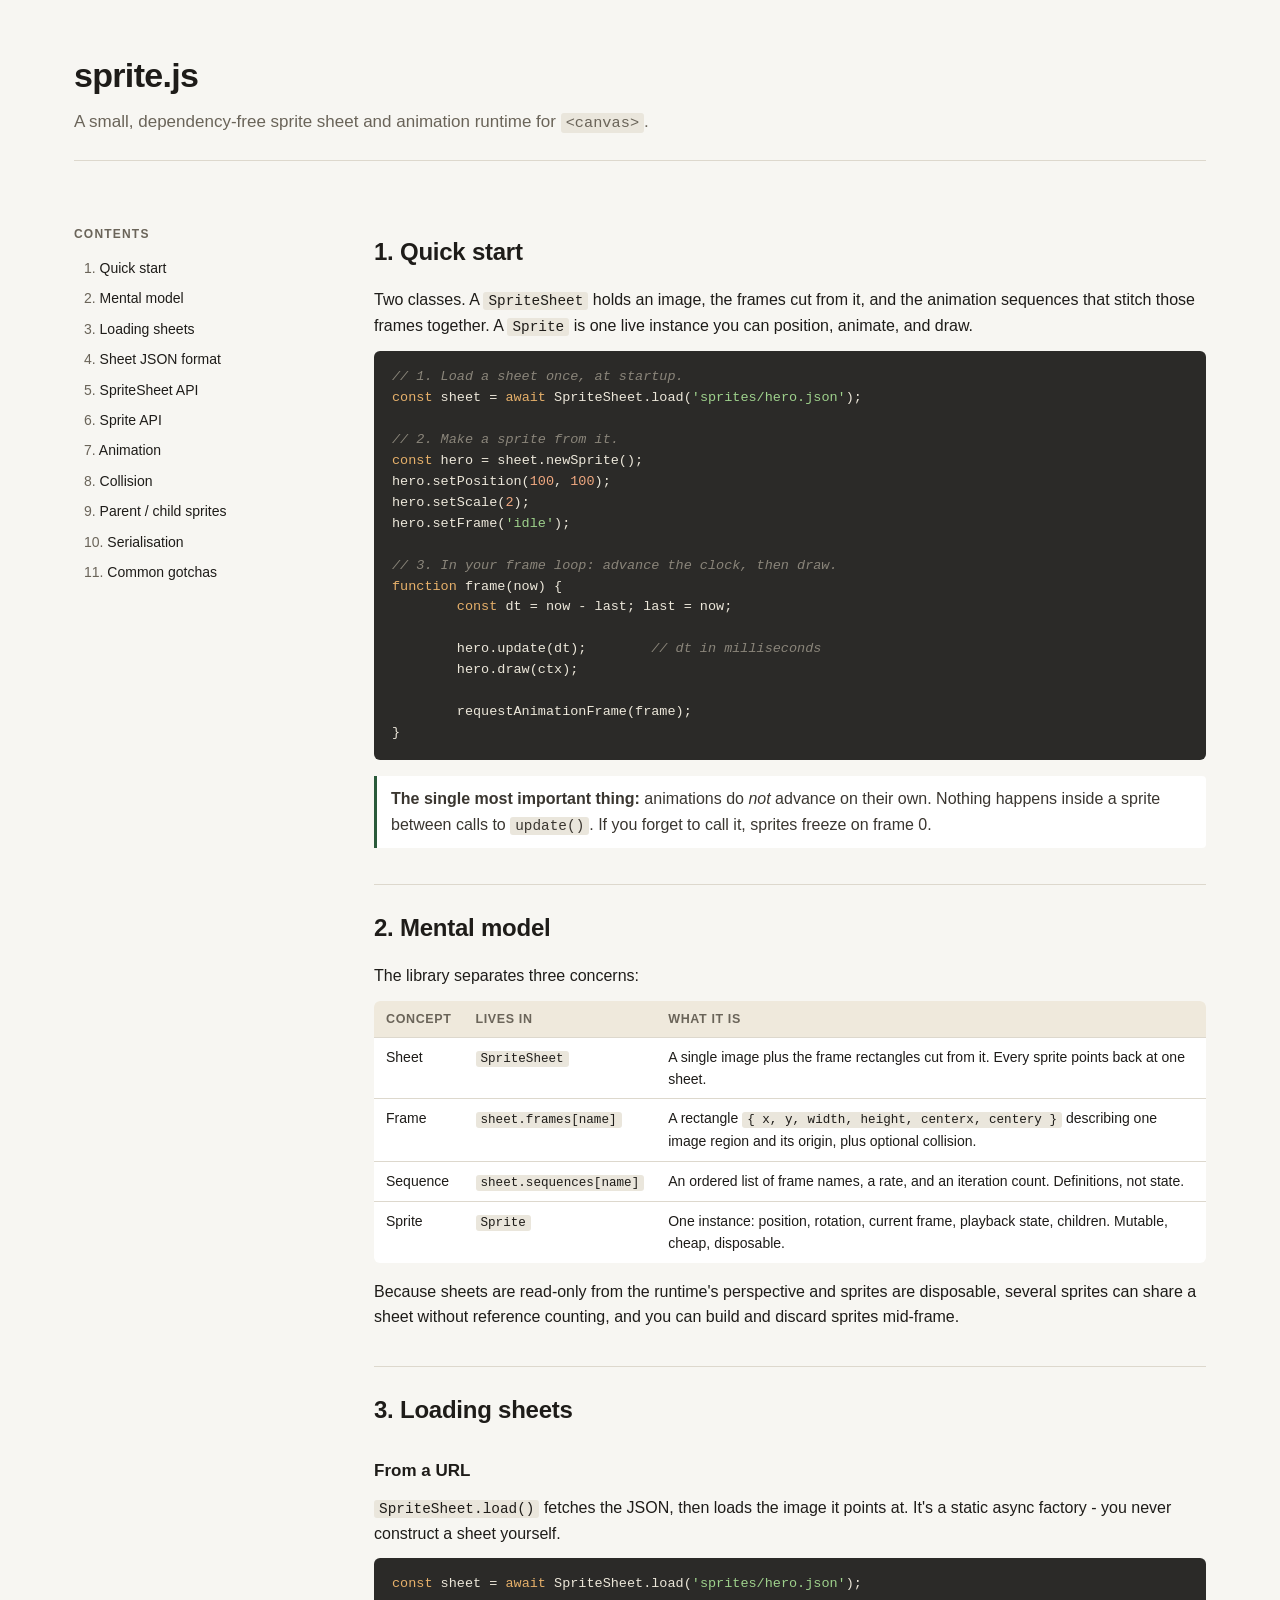
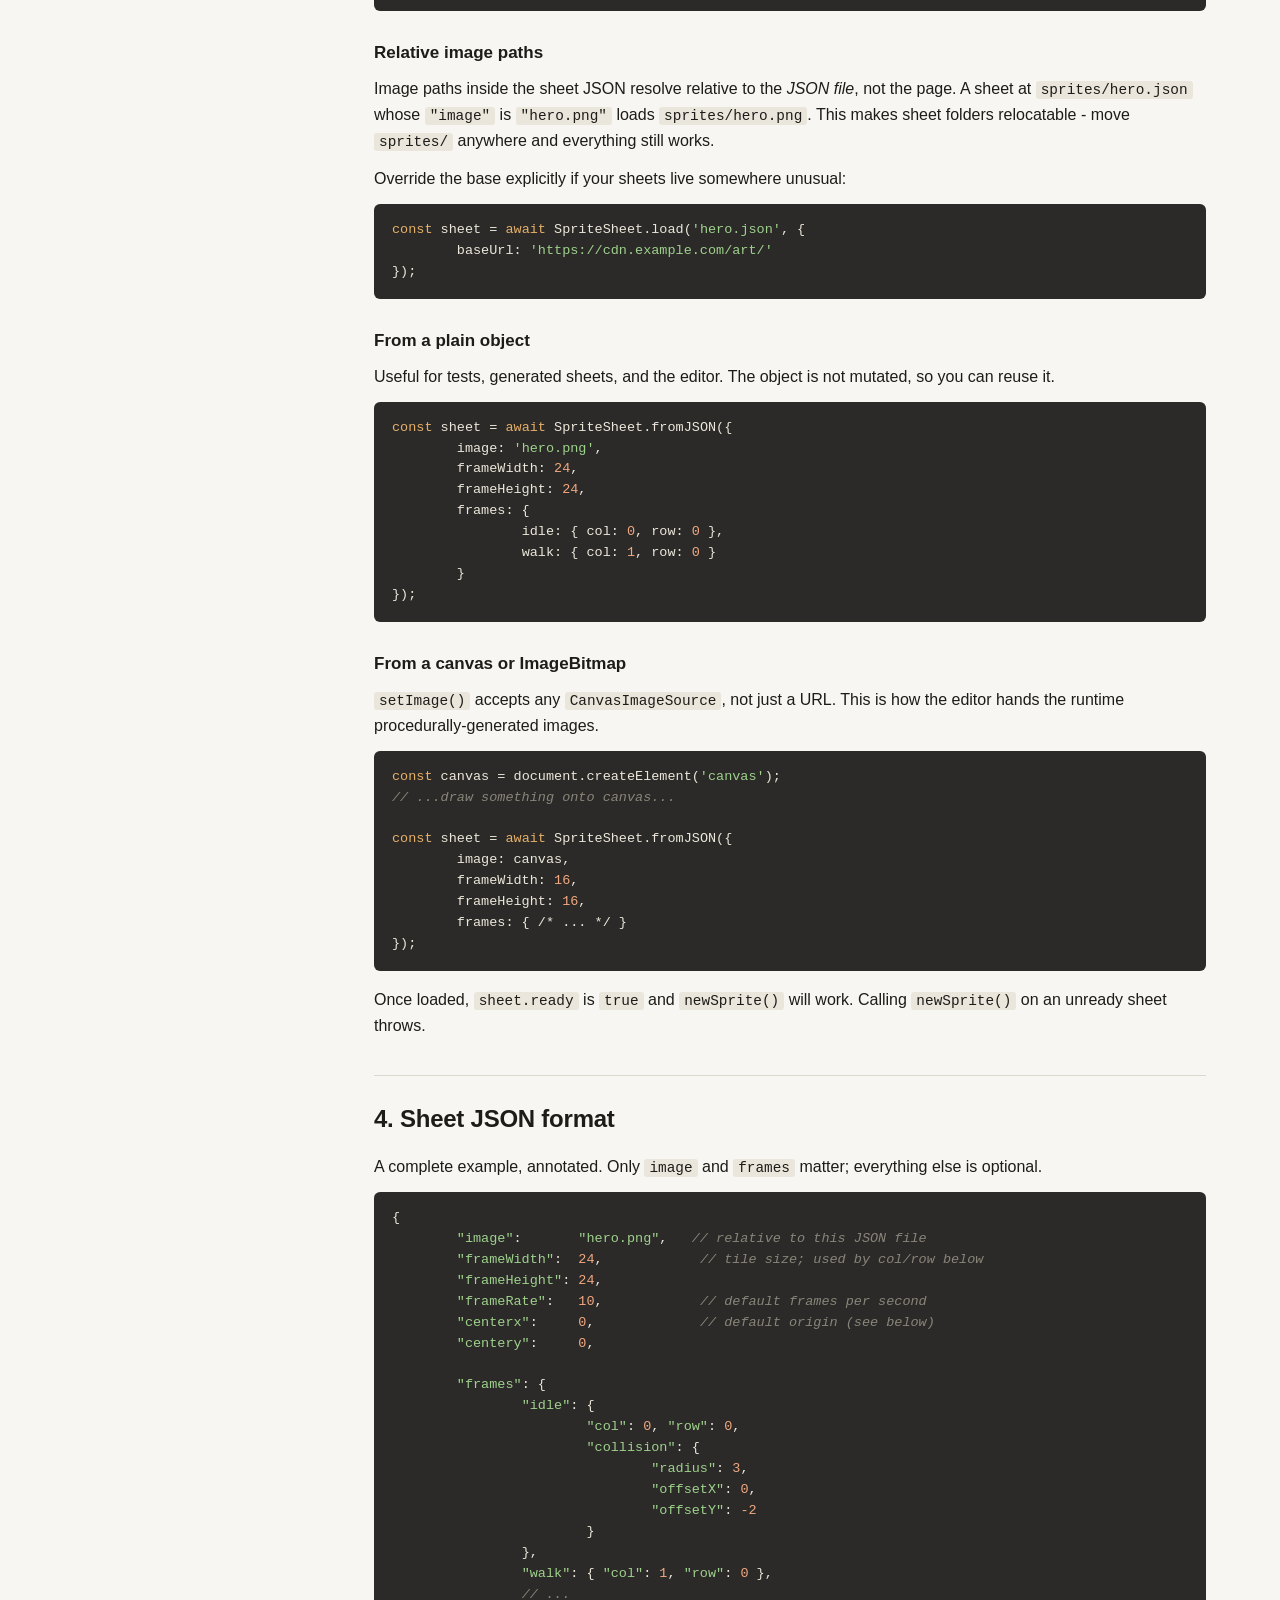
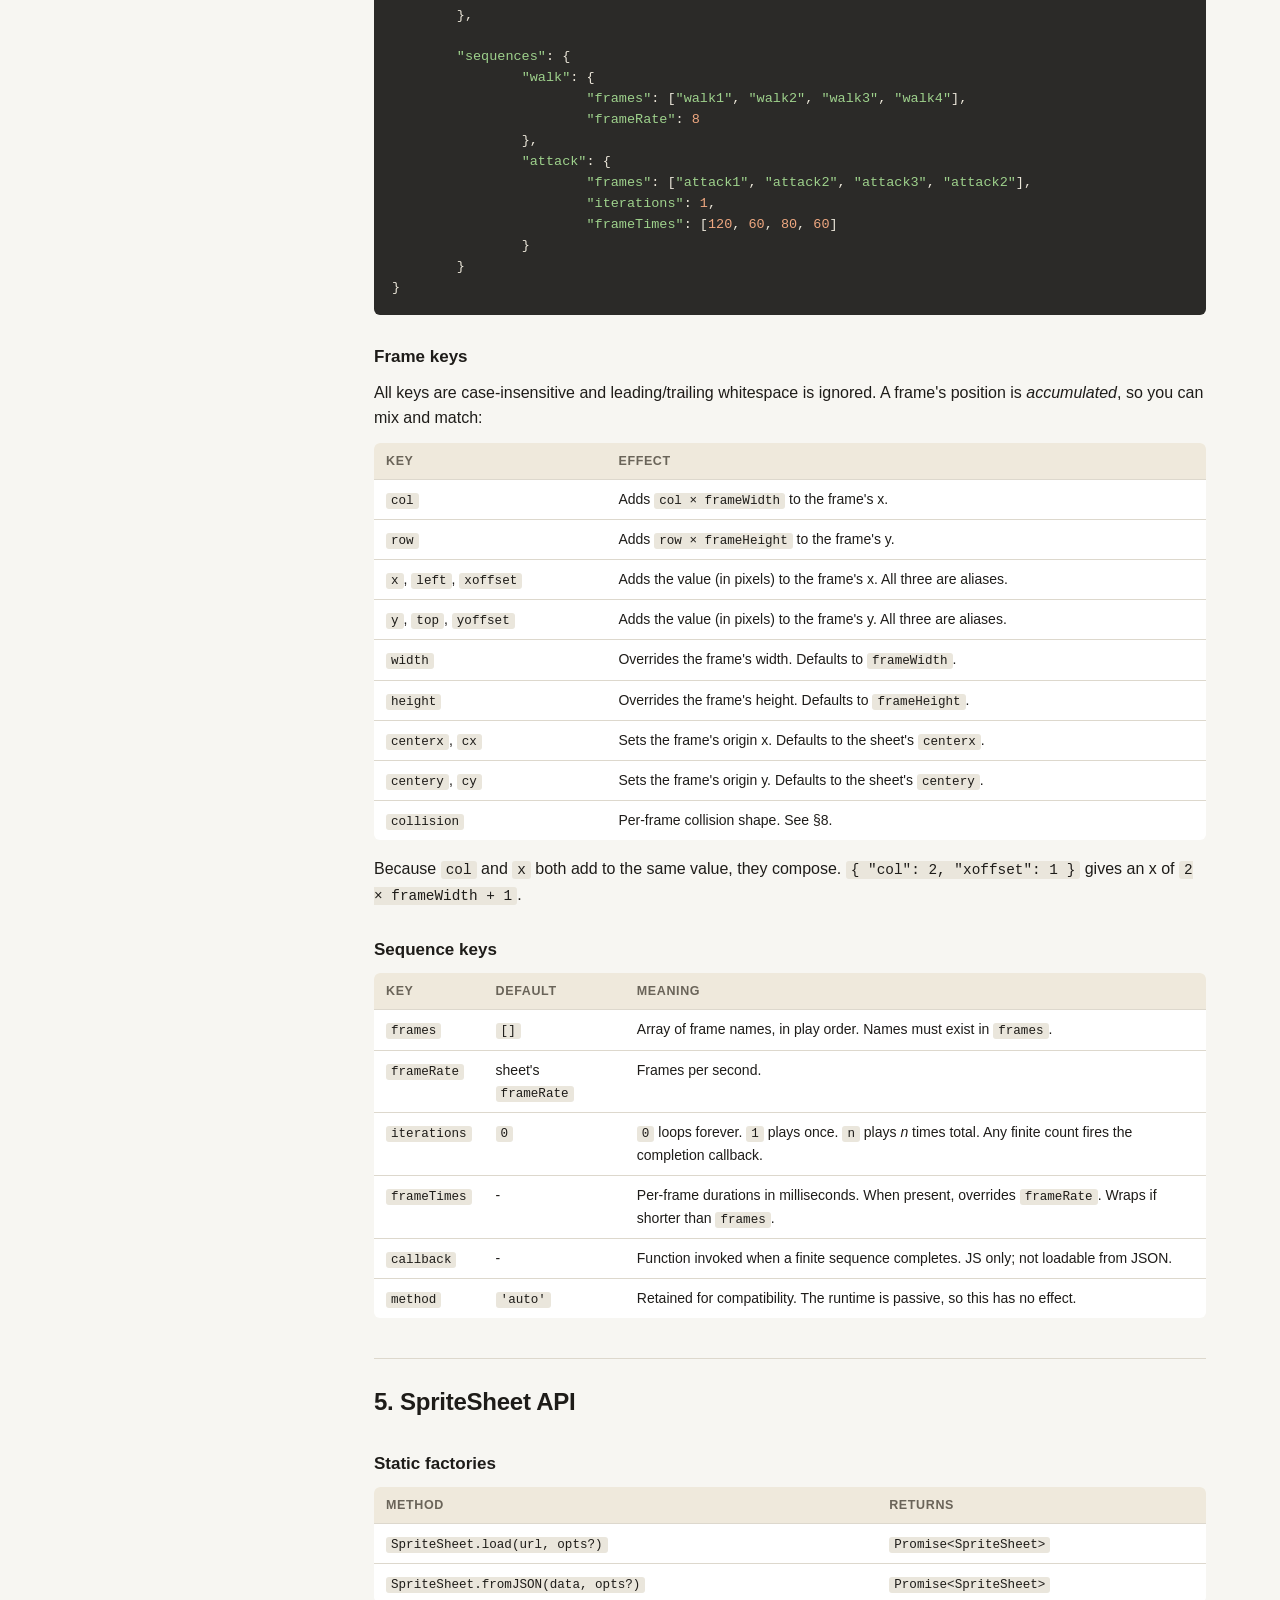
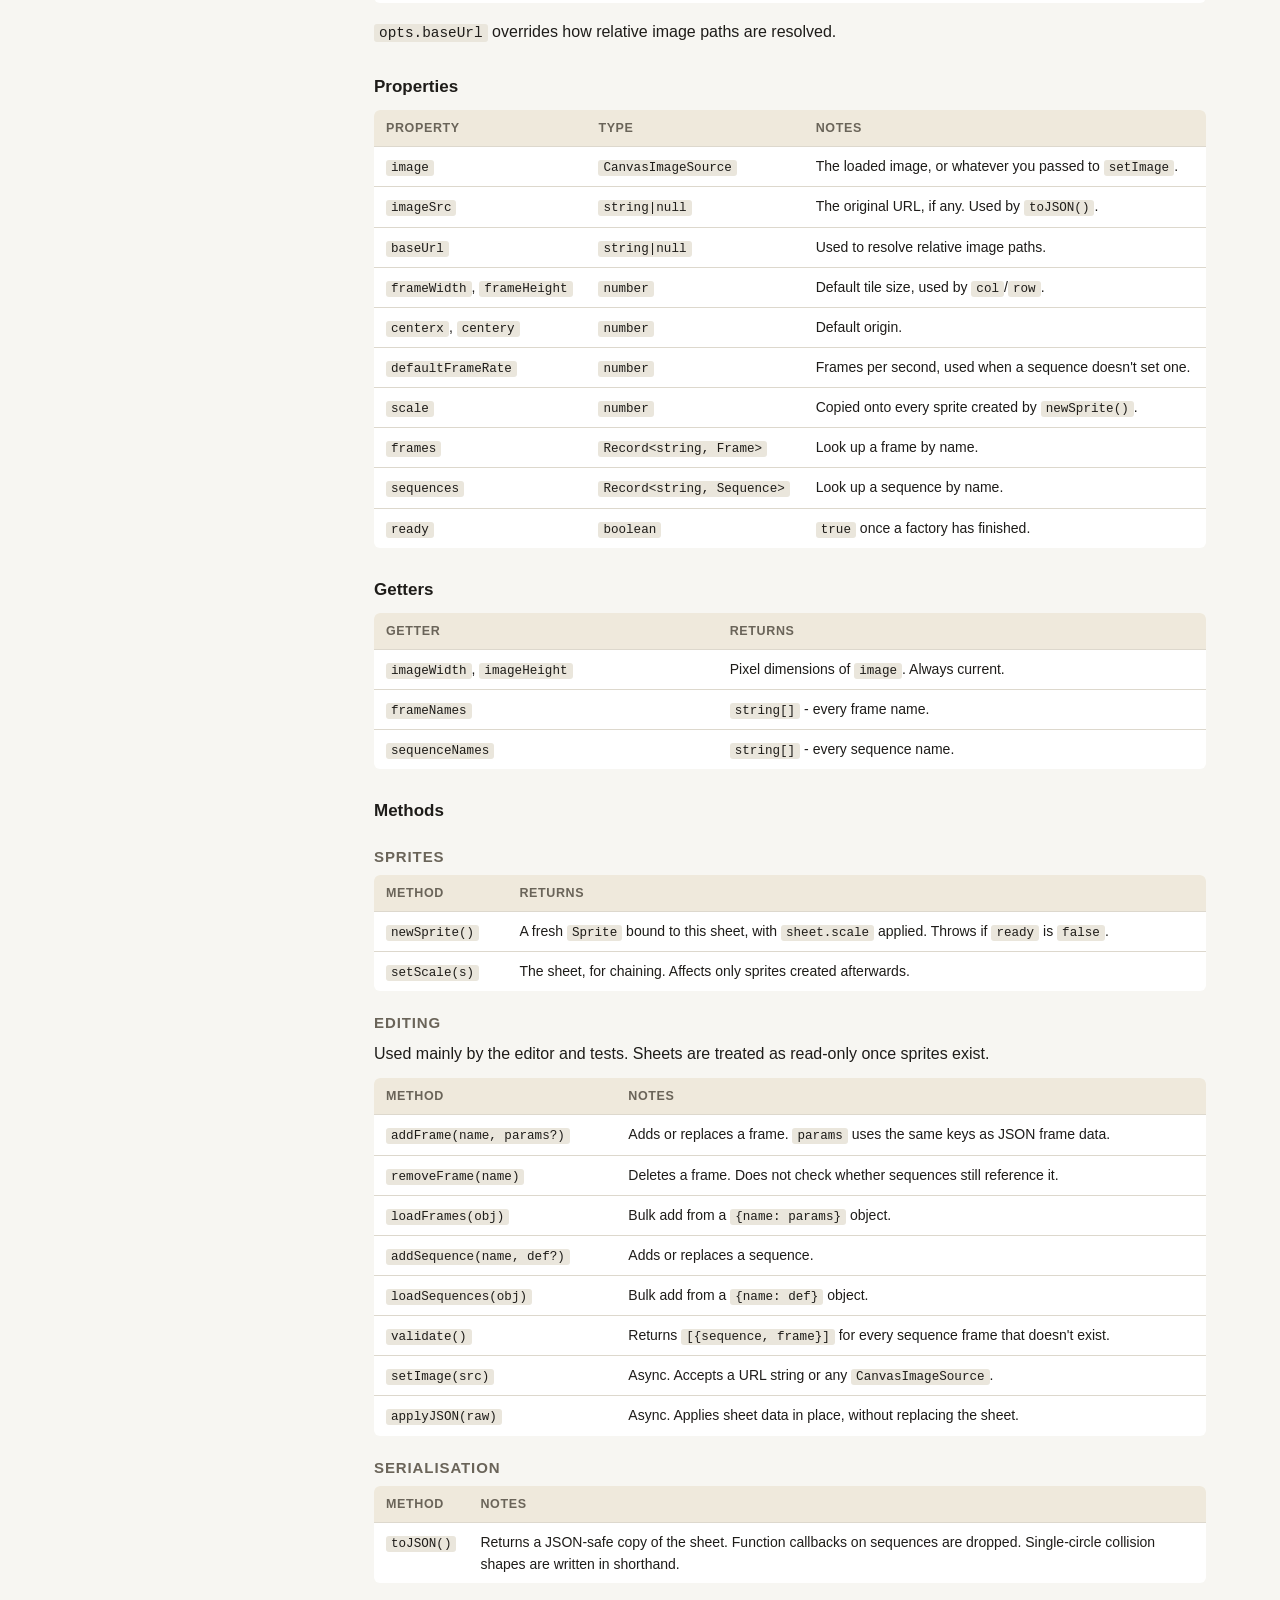
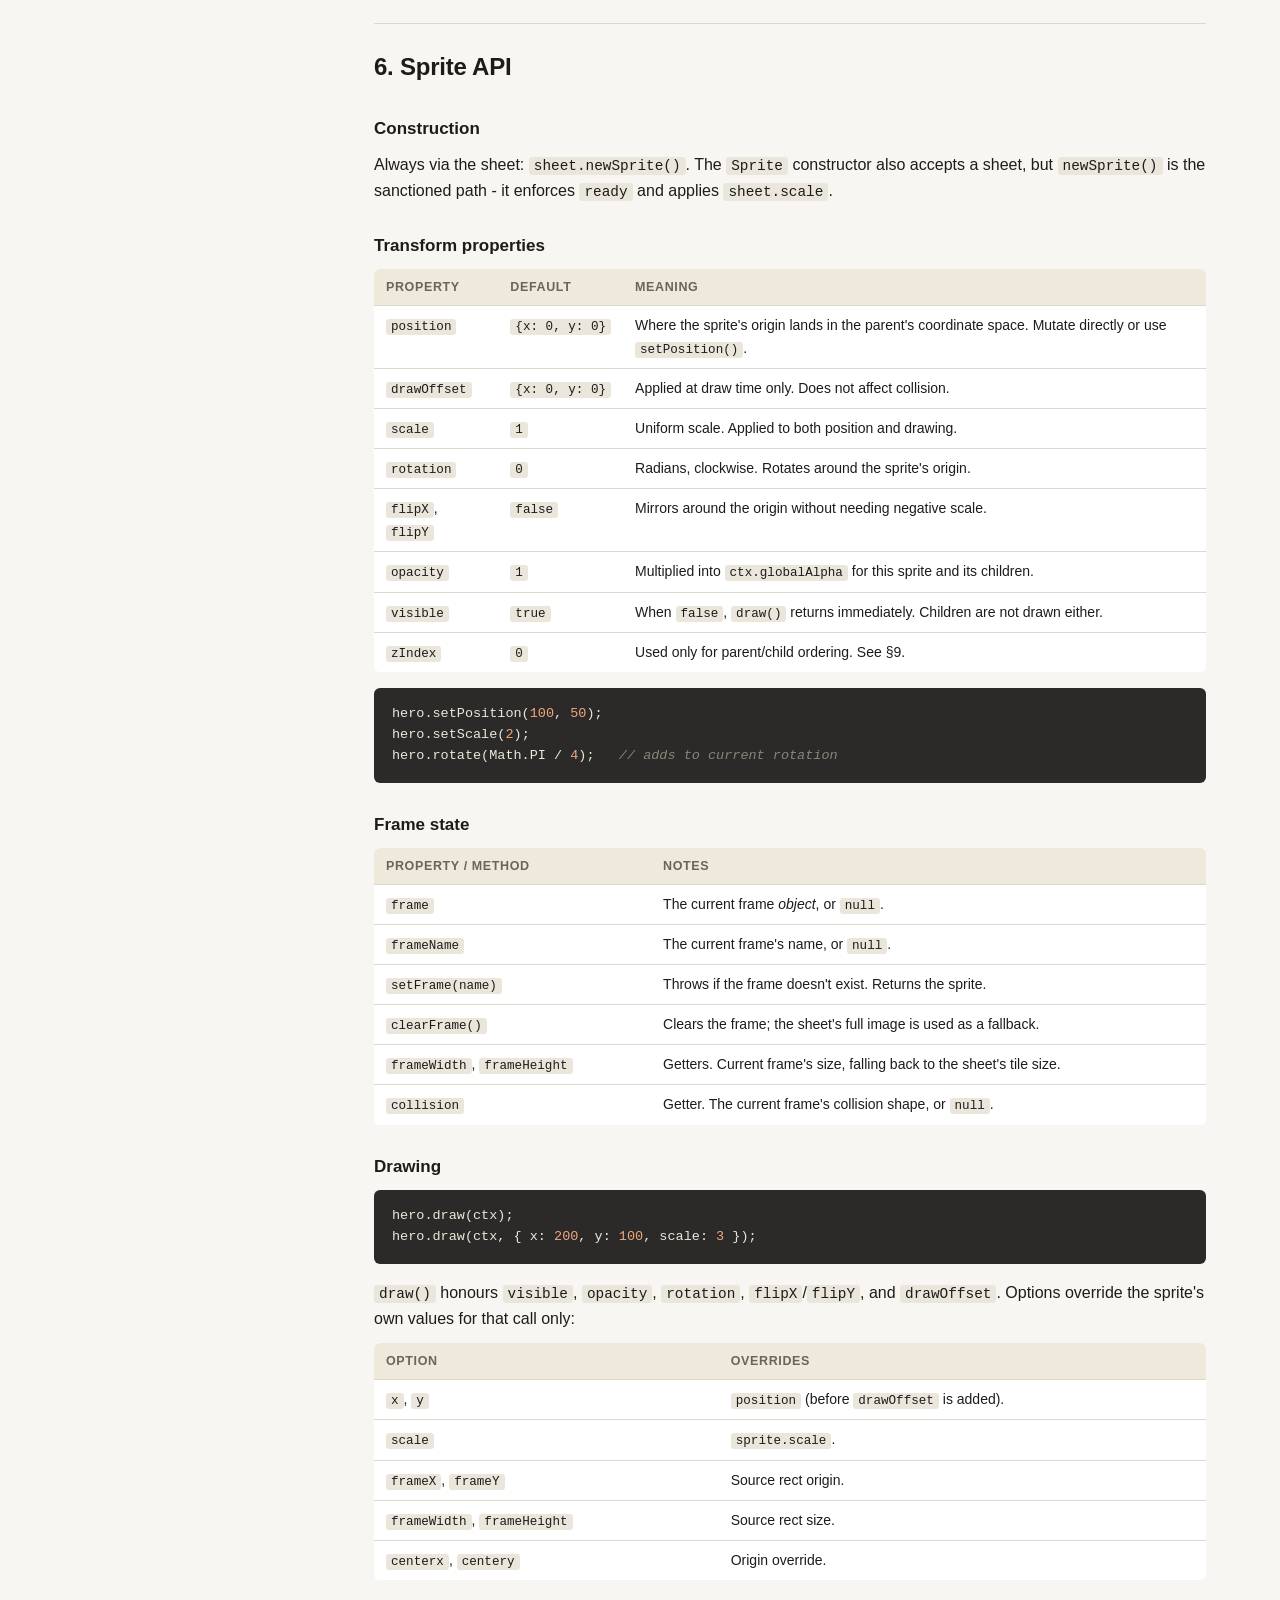
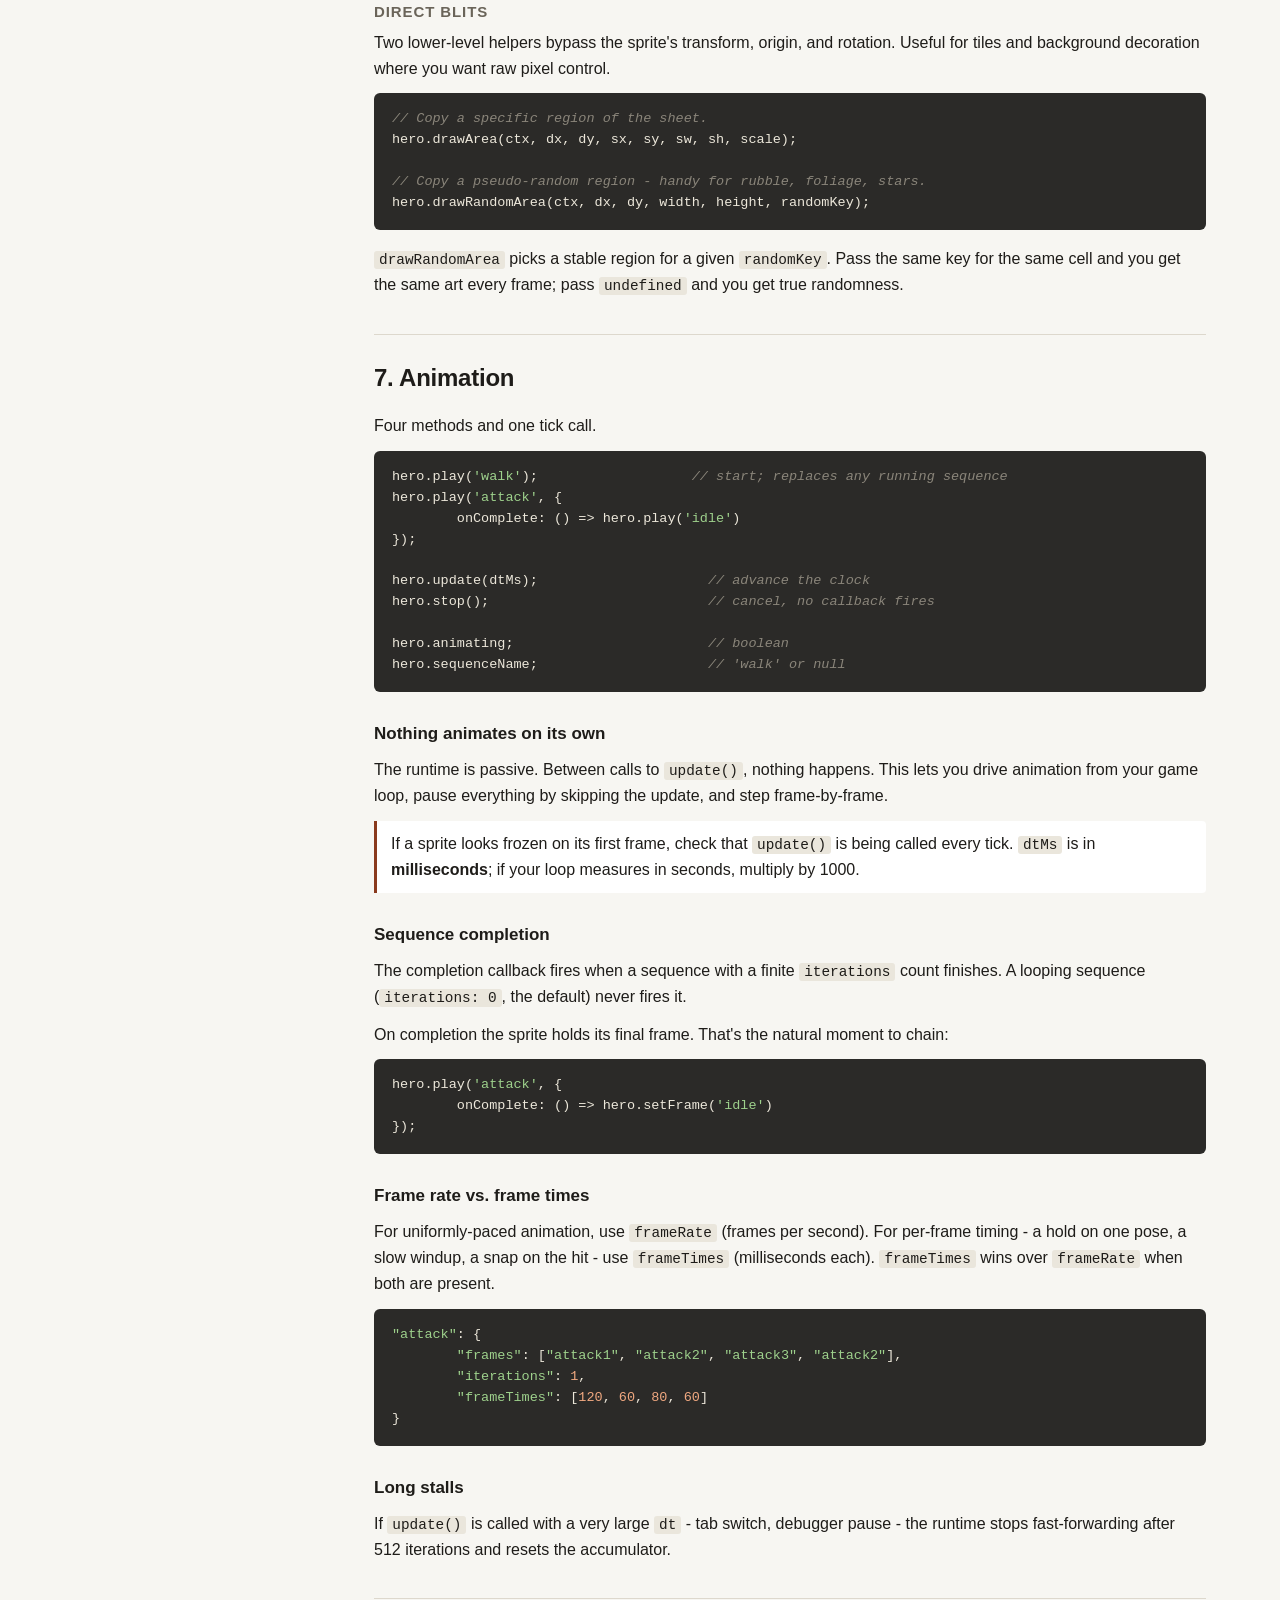
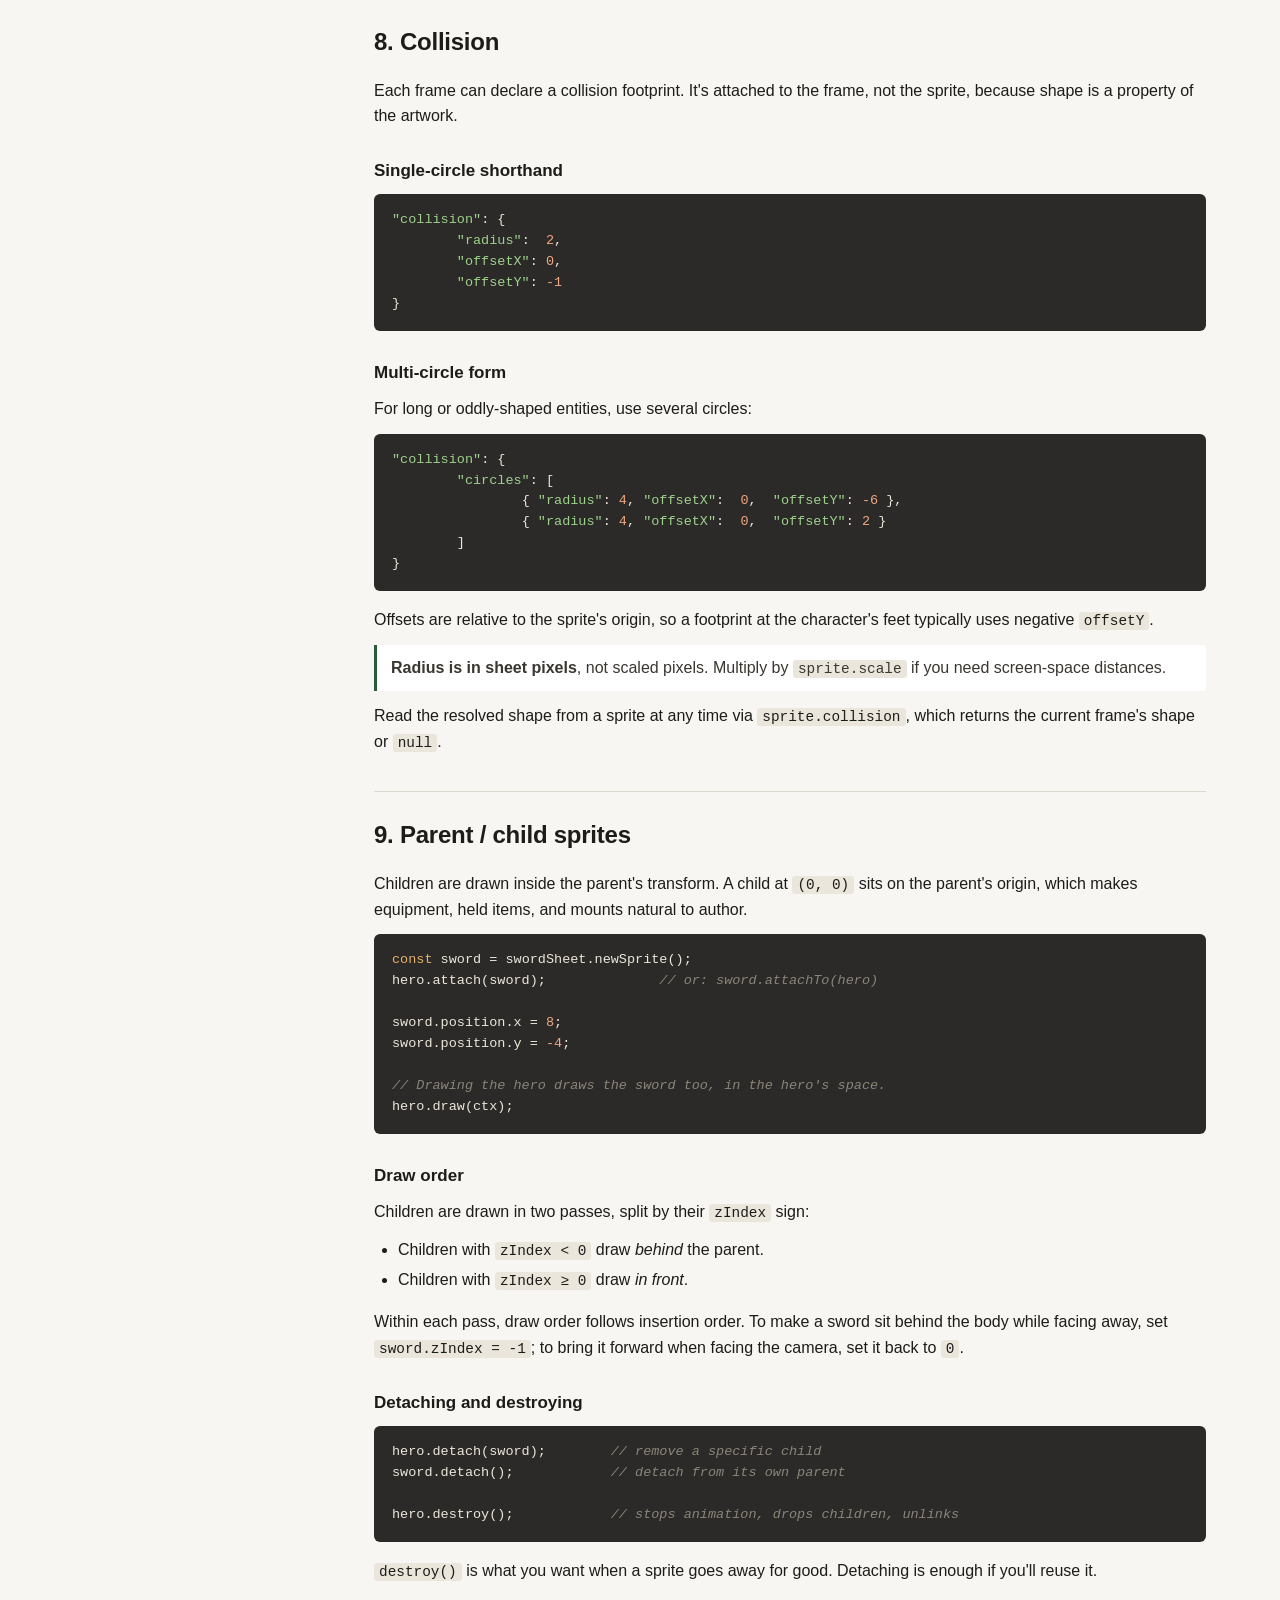
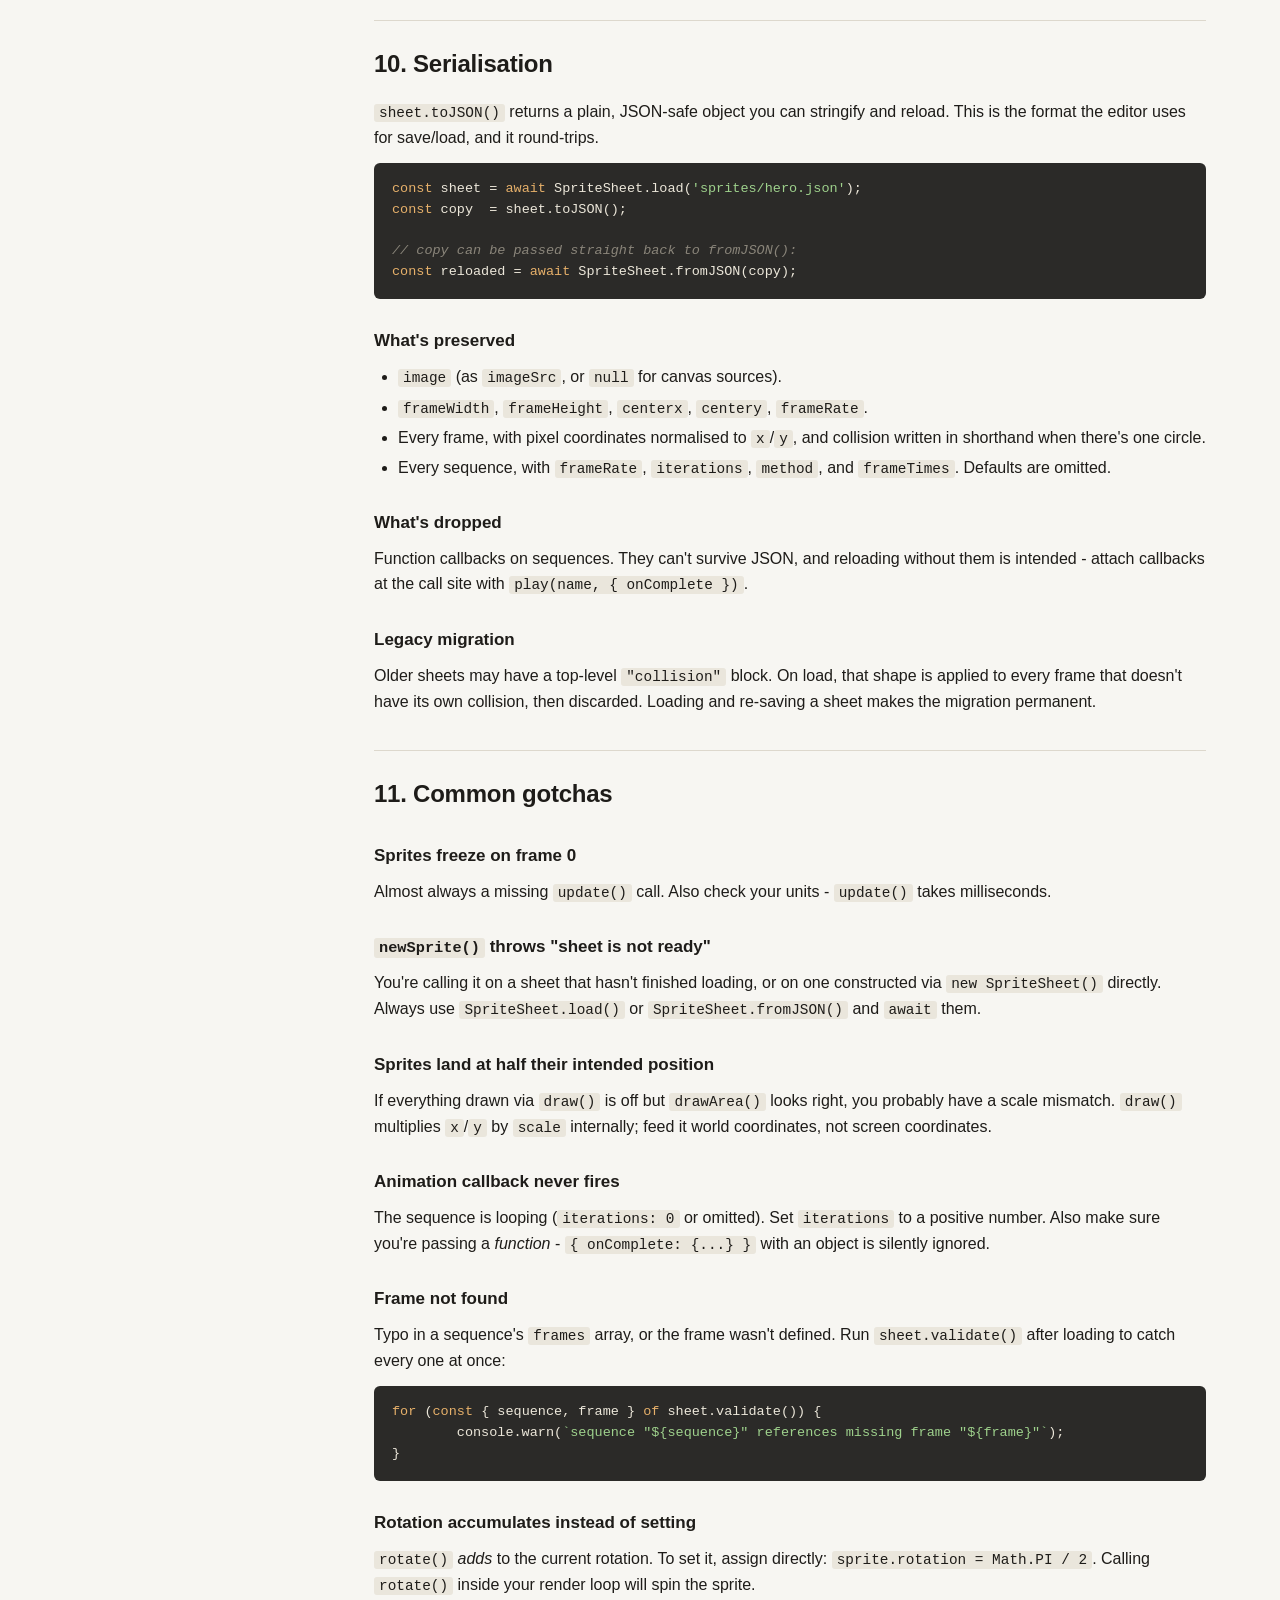
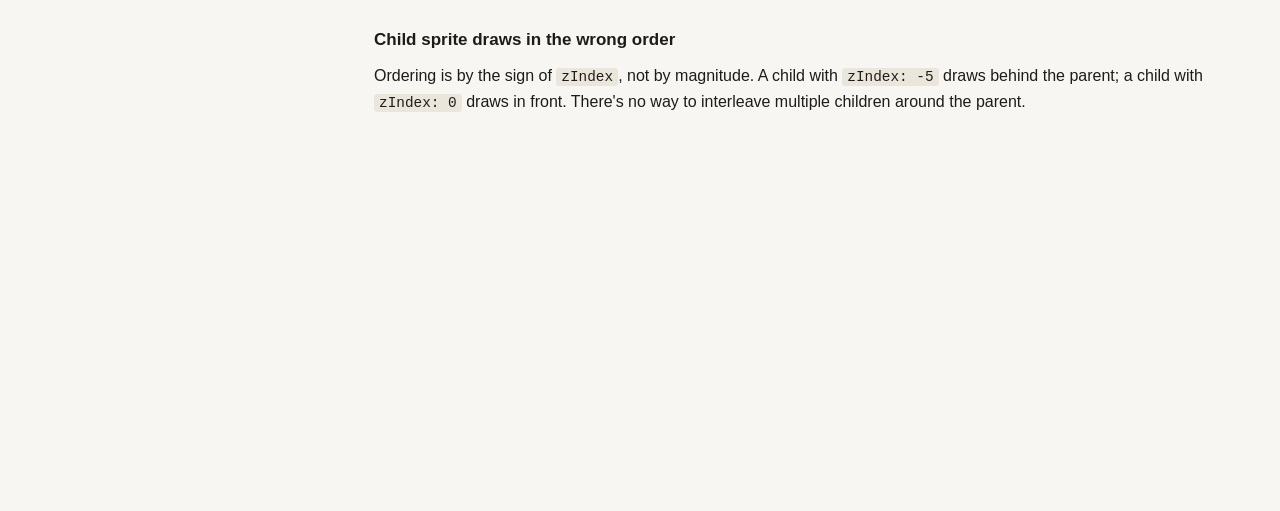
<file: docs/sprite.html>
<!DOCTYPE html>
<html lang="en">
<head>
<meta charset="utf-8">
<meta name="viewport" content="width=device-width, initial-scale=1">
<title>sprite.js - Reference</title>
<style>
	:root {
		--bg:        #f7f6f2;
		--panel:     #ffffff;
		--ink:       #1e1c19;
		--muted:     #6a6459;
		--rule:      #ddd8cd;
		--accent:    #8a3a1e;
		--accent-2:  #2a5a3a;
		--code-bg:   #2b2a28;
		--code-ink:  #ece7da;
		--code-key:  #e6b06a;
		--code-str:  #9ed18c;
		--code-cmt:  #8a857a;
		--code-num:  #f0a880;
	}
	* { box-sizing: border-box; }
	html { scroll-behavior: smooth; }
	body {
		margin: 0;
		background: var(--bg);
		color: var(--ink);
		font: 16px/1.6 -apple-system, BlinkMacSystemFont, "Segoe UI", Roboto, "Helvetica Neue", Arial, sans-serif;
	}
	.page {
		display: grid;
		grid-template-columns: 260px minmax(0, 1fr);
		max-width: 1180px;
		margin: 0 auto;
		padding: 0 24px;
		gap: 40px;
	}
	@media (max-width: 900px) {
		.page { grid-template-columns: 1fr; gap: 0; }
		nav.toc { position: static !important; max-height: none !important; }
	}

	header.title {
		grid-column: 1 / -1;
		padding: 48px 0 24px;
		border-bottom: 1px solid var(--rule);
	}
	header.title h1 {
		margin: 0 0 6px;
		font-size: 34px;
		letter-spacing: -0.02em;
	}
	header.title p {
		margin: 0;
		color: var(--muted);
		font-size: 17px;
	}

	nav.toc {
		position: sticky;
		top: 24px;
		align-self: start;
		max-height: calc(100vh - 48px);
		overflow-y: auto;
		padding: 24px 0;
		font-size: 14px;
	}
	nav.toc h2 {
		font-size: 12px;
		text-transform: uppercase;
		letter-spacing: 0.1em;
		color: var(--muted);
		margin: 0 0 10px;
	}
	nav.toc ol {
		list-style: none;
		margin: 0;
		padding: 0;
		counter-reset: toc;
	}
	nav.toc li { counter-increment: toc; margin: 2px 0; }
	nav.toc a {
		color: var(--ink);
		text-decoration: none;
		display: block;
		padding: 3px 8px;
		border-left: 2px solid transparent;
		border-radius: 0 4px 4px 0;
	}
	nav.toc a::before {
		content: counter(toc) ". ";
		color: var(--muted);
	}
	nav.toc a:hover {
		background: var(--panel);
		border-left-color: var(--accent);
	}

	main { padding: 24px 0 96px; min-width: 0; }
	main section {
		padding: 24px 0;
		border-top: 1px solid var(--rule);
	}
	main section:first-child { border-top: none; padding-top: 8px; }
	main h2 {
		font-size: 24px;
		margin: 0 0 16px;
		letter-spacing: -0.01em;
	}
	main h3 {
		font-size: 17px;
		margin: 28px 0 10px;
	}
	main h4 {
		font-size: 15px;
		margin: 20px 0 6px;
		color: var(--muted);
		text-transform: uppercase;
		letter-spacing: 0.06em;
	}
	p { margin: 0 0 12px; }
	p.note {
		background: var(--panel);
		border-left: 3px solid var(--accent-2);
		padding: 10px 14px;
		border-radius: 0 4px 4px 0;
		color: #3a3630;
	}
	p.warn {
		background: var(--panel);
		border-left: 3px solid var(--accent);
		padding: 10px 14px;
		border-radius: 0 4px 4px 0;
	}
	code {
		font-family: "SF Mono", Menlo, Consolas, "Liberation Mono", monospace;
		font-size: 0.9em;
		background: #eae6dc;
		padding: 1px 5px;
		border-radius: 3px;
	}
	pre {
		background: var(--code-bg);
		color: var(--code-ink);
		padding: 16px 18px;
		border-radius: 6px;
		overflow-x: auto;
		margin: 0 0 16px;
		font-size: 13.5px;
		line-height: 1.55;
	}
	pre code {
		background: none;
		padding: 0;
		color: inherit;
		font-size: inherit;
	}
	.k { color: var(--code-key); }
	.s { color: var(--code-str); }
	.c { color: var(--code-cmt); font-style: italic; }
	.n { color: var(--code-num); }

	table {
		width: 100%;
		border-collapse: collapse;
		margin: 0 0 16px;
		font-size: 14px;
		background: var(--panel);
		border-radius: 6px;
		overflow: hidden;
	}
	th, td {
		text-align: left;
		padding: 8px 12px;
		border-bottom: 1px solid var(--rule);
		vertical-align: top;
	}
	th {
		background: #efe9dc;
		font-weight: 600;
		font-size: 12.5px;
		text-transform: uppercase;
		letter-spacing: 0.05em;
		color: var(--muted);
	}
	tr:last-child td { border-bottom: none; }
	td code { white-space: nowrap; }

	ul, ol { margin: 0 0 16px; padding-left: 24px; }
	li { margin: 4px 0; }
</style>
</head>
<body>
<div class="page">

	<header class="title">
		<h1>sprite.js</h1>
		<p>A small, dependency-free sprite sheet and animation runtime for <code>&lt;canvas&gt;</code>.</p>
	</header>

	<nav class="toc">
		<h2>Contents</h2>
		<ol>
			<li><a href="#quickstart">Quick start</a></li>
			<li><a href="#model">Mental model</a></li>
			<li><a href="#loading">Loading sheets</a></li>
			<li><a href="#json">Sheet JSON format</a></li>
			<li><a href="#sheet">SpriteSheet API</a></li>
			<li><a href="#sprite">Sprite API</a></li>
			<li><a href="#animation">Animation</a></li>
			<li><a href="#collision">Collision</a></li>
			<li><a href="#hierarchy">Parent / child sprites</a></li>
			<li><a href="#serialise">Serialisation</a></li>
			<li><a href="#gotchas">Common gotchas</a></li>
		</ol>
	</nav>

	<main>

		<!-- ================================================================ -->
		<section id="quickstart">
			<h2>1. Quick start</h2>

			<p>Two classes. A <code>SpriteSheet</code> holds an image, the frames cut from it, and the animation sequences that stitch those frames together. A <code>Sprite</code> is one live instance you can position, animate, and draw.</p>

<pre><code><span class="c">// 1. Load a sheet once, at startup.</span>
<span class="k">const</span> sheet = <span class="k">await</span> SpriteSheet.load(<span class="s">'sprites/hero.json'</span>);

<span class="c">// 2. Make a sprite from it.</span>
<span class="k">const</span> hero = sheet.newSprite();
hero.setPosition(<span class="n">100</span>, <span class="n">100</span>);
hero.setScale(<span class="n">2</span>);
hero.setFrame(<span class="s">'idle'</span>);

<span class="c">// 3. In your frame loop: advance the clock, then draw.</span>
<span class="k">function</span> frame(now) {
	<span class="k">const</span> dt = now - last; last = now;

	hero.update(dt);        <span class="c">// dt in milliseconds</span>
	hero.draw(ctx);

	requestAnimationFrame(frame);
}</code></pre>

			<p class="note"><strong>The single most important thing:</strong> animations do <em>not</em> advance on their own. Nothing happens inside a sprite between calls to <code>update()</code>. If you forget to call it, sprites freeze on frame 0.</p>
		</section>

		<!-- ================================================================ -->
		<section id="model">
			<h2>2. Mental model</h2>

			<p>The library separates three concerns:</p>

			<table>
				<thead>
					<tr><th>Concept</th><th>Lives in</th><th>What it is</th></tr>
				</thead>
				<tbody>
					<tr>
						<td>Sheet</td>
						<td><code>SpriteSheet</code></td>
						<td>A single image plus the frame rectangles cut from it. Every sprite points back at one sheet.</td>
					</tr>
					<tr>
						<td>Frame</td>
						<td><code>sheet.frames[name]</code></td>
						<td>A rectangle <code>{ x, y, width, height, centerx, centery }</code> describing one image region and its origin, plus optional collision.</td>
					</tr>
					<tr>
						<td>Sequence</td>
						<td><code>sheet.sequences[name]</code></td>
						<td>An ordered list of frame names, a rate, and an iteration count. Definitions, not state.</td>
					</tr>
					<tr>
						<td>Sprite</td>
						<td><code>Sprite</code></td>
						<td>One instance: position, rotation, current frame, playback state, children. Mutable, cheap, disposable.</td>
					</tr>
				</tbody>
			</table>

			<p>Because sheets are read-only from the runtime's perspective and sprites are disposable, several sprites can share a sheet without reference counting, and you can build and discard sprites mid-frame.</p>
		</section>

		<!-- ================================================================ -->
		<section id="loading">
			<h2>3. Loading sheets</h2>

			<h3>From a URL</h3>
			<p><code>SpriteSheet.load()</code> fetches the JSON, then loads the image it points at. It's a static async factory - you never construct a sheet yourself.</p>

<pre><code><span class="k">const</span> sheet = <span class="k">await</span> SpriteSheet.load(<span class="s">'sprites/hero.json'</span>);</code></pre>

			<h3>Relative image paths</h3>
			<p>Image paths inside the sheet JSON resolve relative to the <em>JSON file</em>, not the page. A sheet at <code>sprites/hero.json</code> whose <code>"image"</code> is <code>"hero.png"</code> loads <code>sprites/hero.png</code>. This makes sheet folders relocatable - move <code>sprites/</code> anywhere and everything still works.</p>

			<p>Override the base explicitly if your sheets live somewhere unusual:</p>

<pre><code><span class="k">const</span> sheet = <span class="k">await</span> SpriteSheet.load(<span class="s">'hero.json'</span>, {
	baseUrl: <span class="s">'https://cdn.example.com/art/'</span>
});</code></pre>

			<h3>From a plain object</h3>
			<p>Useful for tests, generated sheets, and the editor. The object is not mutated, so you can reuse it.</p>

<pre><code><span class="k">const</span> sheet = <span class="k">await</span> SpriteSheet.fromJSON({
	image: <span class="s">'hero.png'</span>,
	frameWidth: <span class="n">24</span>,
	frameHeight: <span class="n">24</span>,
	frames: {
		idle: { col: <span class="n">0</span>, row: <span class="n">0</span> },
		walk: { col: <span class="n">1</span>, row: <span class="n">0</span> }
	}
});</code></pre>

			<h3>From a canvas or ImageBitmap</h3>
			<p><code>setImage()</code> accepts any <code>CanvasImageSource</code>, not just a URL. This is how the editor hands the runtime procedurally-generated images.</p>

<pre><code><span class="k">const</span> canvas = document.createElement(<span class="s">'canvas'</span>);
<span class="c">// ...draw something onto canvas...</span>

<span class="k">const</span> sheet = <span class="k">await</span> SpriteSheet.fromJSON({
	image: canvas,
	frameWidth: <span class="n">16</span>,
	frameHeight: <span class="n">16</span>,
	frames: { /* ... */ }
});</code></pre>

			<p>Once loaded, <code>sheet.ready</code> is <code>true</code> and <code>newSprite()</code> will work. Calling <code>newSprite()</code> on an unready sheet throws.</p>
		</section>

		<!-- ================================================================ -->
		<section id="json">
			<h2>4. Sheet JSON format</h2>

			<p>A complete example, annotated. Only <code>image</code> and <code>frames</code> matter; everything else is optional.</p>

<pre><code>{
	<span class="s">"image"</span>:       <span class="s">"hero.png"</span>,   <span class="c">// relative to this JSON file</span>
	<span class="s">"frameWidth"</span>:  <span class="n">24</span>,            <span class="c">// tile size; used by col/row below</span>
	<span class="s">"frameHeight"</span>: <span class="n">24</span>,
	<span class="s">"frameRate"</span>:   <span class="n">10</span>,            <span class="c">// default frames per second</span>
	<span class="s">"centerx"</span>:     <span class="n">0</span>,             <span class="c">// default origin (see below)</span>
	<span class="s">"centery"</span>:     <span class="n">0</span>,

	<span class="s">"frames"</span>: {
		<span class="s">"idle"</span>: {
			<span class="s">"col"</span>: <span class="n">0</span>, <span class="s">"row"</span>: <span class="n">0</span>,
			<span class="s">"collision"</span>: {
				<span class="s">"radius"</span>: <span class="n">3</span>,
				<span class="s">"offsetX"</span>: <span class="n">0</span>,
				<span class="s">"offsetY"</span>: <span class="n">-2</span>
			}
		},
		<span class="s">"walk"</span>: { <span class="s">"col"</span>: <span class="n">1</span>, <span class="s">"row"</span>: <span class="n">0</span> },
		<span class="c">// ...</span>
	},

	<span class="s">"sequences"</span>: {
		<span class="s">"walk"</span>: {
			<span class="s">"frames"</span>: [<span class="s">"walk1"</span>, <span class="s">"walk2"</span>, <span class="s">"walk3"</span>, <span class="s">"walk4"</span>],
			<span class="s">"frameRate"</span>: <span class="n">8</span>
		},
		<span class="s">"attack"</span>: {
			<span class="s">"frames"</span>: [<span class="s">"attack1"</span>, <span class="s">"attack2"</span>, <span class="s">"attack3"</span>, <span class="s">"attack2"</span>],
			<span class="s">"iterations"</span>: <span class="n">1</span>,
			<span class="s">"frameTimes"</span>: [<span class="n">120</span>, <span class="n">60</span>, <span class="n">80</span>, <span class="n">60</span>]
		}
	}
}</code></pre>

			<h3>Frame keys</h3>
			<p>All keys are case-insensitive and leading/trailing whitespace is ignored. A frame's position is <em>accumulated</em>, so you can mix and match:</p>

			<table>
				<thead>
					<tr><th>Key</th><th>Effect</th></tr>
				</thead>
				<tbody>
					<tr><td><code>col</code></td><td>Adds <code>col × frameWidth</code> to the frame's x.</td></tr>
					<tr><td><code>row</code></td><td>Adds <code>row × frameHeight</code> to the frame's y.</td></tr>
					<tr><td><code>x</code>, <code>left</code>, <code>xoffset</code></td><td>Adds the value (in pixels) to the frame's x. All three are aliases.</td></tr>
					<tr><td><code>y</code>, <code>top</code>, <code>yoffset</code></td><td>Adds the value (in pixels) to the frame's y. All three are aliases.</td></tr>
					<tr><td><code>width</code></td><td>Overrides the frame's width. Defaults to <code>frameWidth</code>.</td></tr>
					<tr><td><code>height</code></td><td>Overrides the frame's height. Defaults to <code>frameHeight</code>.</td></tr>
					<tr><td><code>centerx</code>, <code>cx</code></td><td>Sets the frame's origin x. Defaults to the sheet's <code>centerx</code>.</td></tr>
					<tr><td><code>centery</code>, <code>cy</code></td><td>Sets the frame's origin y. Defaults to the sheet's <code>centery</code>.</td></tr>
					<tr><td><code>collision</code></td><td>Per-frame collision shape. See §8.</td></tr>
				</tbody>
			</table>

			<p>Because <code>col</code> and <code>x</code> both add to the same value, they compose. <code>{ "col": 2, "xoffset": 1 }</code> gives an x of <code>2 × frameWidth + 1</code>.</p>

			<h3>Sequence keys</h3>

			<table>
				<thead>
					<tr><th>Key</th><th>Default</th><th>Meaning</th></tr>
				</thead>
				<tbody>
					<tr><td><code>frames</code></td><td><code>[]</code></td><td>Array of frame names, in play order. Names must exist in <code>frames</code>.</td></tr>
					<tr><td><code>frameRate</code></td><td>sheet's <code>frameRate</code></td><td>Frames per second.</td></tr>
					<tr><td><code>iterations</code></td><td><code>0</code></td><td><code>0</code> loops forever. <code>1</code> plays once. <code>n</code> plays <em>n</em> times total. Any finite count fires the completion callback.</td></tr>
					<tr><td><code>frameTimes</code></td><td>-</td><td>Per-frame durations in milliseconds. When present, overrides <code>frameRate</code>. Wraps if shorter than <code>frames</code>.</td></tr>
					<tr><td><code>callback</code></td><td>-</td><td>Function invoked when a finite sequence completes. JS only; not loadable from JSON.</td></tr>
					<tr><td><code>method</code></td><td><code>'auto'</code></td><td>Retained for compatibility. The runtime is passive, so this has no effect.</td></tr>
				</tbody>
			</table>
		</section>

		<!-- ================================================================ -->
		<section id="sheet">
			<h2>5. SpriteSheet API</h2>

			<h3>Static factories</h3>
			<table>
				<thead><tr><th>Method</th><th>Returns</th></tr></thead>
				<tbody>
					<tr><td><code>SpriteSheet.load(url, opts?)</code></td><td><code>Promise&lt;SpriteSheet&gt;</code></td></tr>
					<tr><td><code>SpriteSheet.fromJSON(data, opts?)</code></td><td><code>Promise&lt;SpriteSheet&gt;</code></td></tr>
				</tbody>
			</table>
			<p><code>opts.baseUrl</code> overrides how relative image paths are resolved.</p>

			<h3>Properties</h3>
			<table>
				<thead><tr><th>Property</th><th>Type</th><th>Notes</th></tr></thead>
				<tbody>
					<tr><td><code>image</code></td><td><code>CanvasImageSource</code></td><td>The loaded image, or whatever you passed to <code>setImage</code>.</td></tr>
					<tr><td><code>imageSrc</code></td><td><code>string|null</code></td><td>The original URL, if any. Used by <code>toJSON()</code>.</td></tr>
					<tr><td><code>baseUrl</code></td><td><code>string|null</code></td><td>Used to resolve relative image paths.</td></tr>
					<tr><td><code>frameWidth</code>, <code>frameHeight</code></td><td><code>number</code></td><td>Default tile size, used by <code>col</code>/<code>row</code>.</td></tr>
					<tr><td><code>centerx</code>, <code>centery</code></td><td><code>number</code></td><td>Default origin.</td></tr>
					<tr><td><code>defaultFrameRate</code></td><td><code>number</code></td><td>Frames per second, used when a sequence doesn't set one.</td></tr>
					<tr><td><code>scale</code></td><td><code>number</code></td><td>Copied onto every sprite created by <code>newSprite()</code>.</td></tr>
					<tr><td><code>frames</code></td><td><code>Record&lt;string, Frame&gt;</code></td><td>Look up a frame by name.</td></tr>
					<tr><td><code>sequences</code></td><td><code>Record&lt;string, Sequence&gt;</code></td><td>Look up a sequence by name.</td></tr>
					<tr><td><code>ready</code></td><td><code>boolean</code></td><td><code>true</code> once a factory has finished.</td></tr>
				</tbody>
			</table>

			<h3>Getters</h3>
			<table>
				<thead><tr><th>Getter</th><th>Returns</th></tr></thead>
				<tbody>
					<tr><td><code>imageWidth</code>, <code>imageHeight</code></td><td>Pixel dimensions of <code>image</code>. Always current.</td></tr>
					<tr><td><code>frameNames</code></td><td><code>string[]</code> - every frame name.</td></tr>
					<tr><td><code>sequenceNames</code></td><td><code>string[]</code> - every sequence name.</td></tr>
				</tbody>
			</table>

			<h3>Methods</h3>

			<h4>Sprites</h4>
			<table>
				<thead><tr><th>Method</th><th>Returns</th></tr></thead>
				<tbody>
					<tr><td><code>newSprite()</code></td><td>A fresh <code>Sprite</code> bound to this sheet, with <code>sheet.scale</code> applied. Throws if <code>ready</code> is <code>false</code>.</td></tr>
					<tr><td><code>setScale(s)</code></td><td>The sheet, for chaining. Affects only sprites created afterwards.</td></tr>
				</tbody>
			</table>

			<h4>Editing</h4>
			<p>Used mainly by the editor and tests. Sheets are treated as read-only once sprites exist.</p>
			<table>
				<thead><tr><th>Method</th><th>Notes</th></tr></thead>
				<tbody>
					<tr><td><code>addFrame(name, params?)</code></td><td>Adds or replaces a frame. <code>params</code> uses the same keys as JSON frame data.</td></tr>
					<tr><td><code>removeFrame(name)</code></td><td>Deletes a frame. Does not check whether sequences still reference it.</td></tr>
					<tr><td><code>loadFrames(obj)</code></td><td>Bulk add from a <code>{name: params}</code> object.</td></tr>
					<tr><td><code>addSequence(name, def?)</code></td><td>Adds or replaces a sequence.</td></tr>
					<tr><td><code>loadSequences(obj)</code></td><td>Bulk add from a <code>{name: def}</code> object.</td></tr>
					<tr><td><code>validate()</code></td><td>Returns <code>[{sequence, frame}]</code> for every sequence frame that doesn't exist.</td></tr>
					<tr><td><code>setImage(src)</code></td><td>Async. Accepts a URL string or any <code>CanvasImageSource</code>.</td></tr>
					<tr><td><code>applyJSON(raw)</code></td><td>Async. Applies sheet data in place, without replacing the sheet.</td></tr>
				</tbody>
			</table>

			<h4>Serialisation</h4>
			<table>
				<thead><tr><th>Method</th><th>Notes</th></tr></thead>
				<tbody>
					<tr><td><code>toJSON()</code></td><td>Returns a JSON-safe copy of the sheet. Function callbacks on sequences are dropped. Single-circle collision shapes are written in shorthand.</td></tr>
				</tbody>
			</table>
		</section>

		<!-- ================================================================ -->
		<section id="sprite">
			<h2>6. Sprite API</h2>

			<h3>Construction</h3>
			<p>Always via the sheet: <code>sheet.newSprite()</code>. The <code>Sprite</code> constructor also accepts a sheet, but <code>newSprite()</code> is the sanctioned path - it enforces <code>ready</code> and applies <code>sheet.scale</code>.</p>

			<h3>Transform properties</h3>
			<table>
				<thead><tr><th>Property</th><th>Default</th><th>Meaning</th></tr></thead>
				<tbody>
					<tr><td><code>position</code></td><td><code>{x: 0, y: 0}</code></td><td>Where the sprite's origin lands in the parent's coordinate space. Mutate directly or use <code>setPosition()</code>.</td></tr>
					<tr><td><code>drawOffset</code></td><td><code>{x: 0, y: 0}</code></td><td>Applied at draw time only. Does not affect collision.</td></tr>
					<tr><td><code>scale</code></td><td><code>1</code></td><td>Uniform scale. Applied to both position and drawing.</td></tr>
					<tr><td><code>rotation</code></td><td><code>0</code></td><td>Radians, clockwise. Rotates around the sprite's origin.</td></tr>
					<tr><td><code>flipX</code>, <code>flipY</code></td><td><code>false</code></td><td>Mirrors around the origin without needing negative scale.</td></tr>
					<tr><td><code>opacity</code></td><td><code>1</code></td><td>Multiplied into <code>ctx.globalAlpha</code> for this sprite and its children.</td></tr>
					<tr><td><code>visible</code></td><td><code>true</code></td><td>When <code>false</code>, <code>draw()</code> returns immediately. Children are not drawn either.</td></tr>
					<tr><td><code>zIndex</code></td><td><code>0</code></td><td>Used only for parent/child ordering. See §9.</td></tr>
				</tbody>
			</table>

<pre><code>hero.setPosition(<span class="n">100</span>, <span class="n">50</span>);
hero.setScale(<span class="n">2</span>);
hero.rotate(Math.PI / <span class="n">4</span>);   <span class="c">// adds to current rotation</span></code></pre>

			<h3>Frame state</h3>
			<table>
				<thead><tr><th>Property / Method</th><th>Notes</th></tr></thead>
				<tbody>
					<tr><td><code>frame</code></td><td>The current frame <em>object</em>, or <code>null</code>.</td></tr>
					<tr><td><code>frameName</code></td><td>The current frame's name, or <code>null</code>.</td></tr>
					<tr><td><code>setFrame(name)</code></td><td>Throws if the frame doesn't exist. Returns the sprite.</td></tr>
					<tr><td><code>clearFrame()</code></td><td>Clears the frame; the sheet's full image is used as a fallback.</td></tr>
					<tr><td><code>frameWidth</code>, <code>frameHeight</code></td><td>Getters. Current frame's size, falling back to the sheet's tile size.</td></tr>
					<tr><td><code>collision</code></td><td>Getter. The current frame's collision shape, or <code>null</code>.</td></tr>
				</tbody>
			</table>

			<h3>Drawing</h3>
<pre><code>hero.draw(ctx);
hero.draw(ctx, { x: <span class="n">200</span>, y: <span class="n">100</span>, scale: <span class="n">3</span> });</code></pre>

			<p><code>draw()</code> honours <code>visible</code>, <code>opacity</code>, <code>rotation</code>, <code>flipX</code>/<code>flipY</code>, and <code>drawOffset</code>. Options override the sprite's own values for that call only:</p>

			<table>
				<thead><tr><th>Option</th><th>Overrides</th></tr></thead>
				<tbody>
					<tr><td><code>x</code>, <code>y</code></td><td><code>position</code> (before <code>drawOffset</code> is added).</td></tr>
					<tr><td><code>scale</code></td><td><code>sprite.scale</code>.</td></tr>
					<tr><td><code>frameX</code>, <code>frameY</code></td><td>Source rect origin.</td></tr>
					<tr><td><code>frameWidth</code>, <code>frameHeight</code></td><td>Source rect size.</td></tr>
					<tr><td><code>centerx</code>, <code>centery</code></td><td>Origin override.</td></tr>
				</tbody>
			</table>

			<h4>Direct blits</h4>
			<p>Two lower-level helpers bypass the sprite's transform, origin, and rotation. Useful for tiles and background decoration where you want raw pixel control.</p>

<pre><code><span class="c">// Copy a specific region of the sheet.</span>
hero.drawArea(ctx, dx, dy, sx, sy, sw, sh, scale);

<span class="c">// Copy a pseudo-random region - handy for rubble, foliage, stars.</span>
hero.drawRandomArea(ctx, dx, dy, width, height, randomKey);</code></pre>

			<p><code>drawRandomArea</code> picks a stable region for a given <code>randomKey</code>. Pass the same key for the same cell and you get the same art every frame; pass <code>undefined</code> and you get true randomness.</p>
		</section>

		<!-- ================================================================ -->
		<section id="animation">
			<h2>7. Animation</h2>

			<p>Four methods and one tick call.</p>

<pre><code>hero.play(<span class="s">'walk'</span>);                   <span class="c">// start; replaces any running sequence</span>
hero.play(<span class="s">'attack'</span>, {
	onComplete: () =&gt; hero.play(<span class="s">'idle'</span>)
});

hero.update(dtMs);                     <span class="c">// advance the clock</span>
hero.stop();                           <span class="c">// cancel, no callback fires</span>

hero.animating;                        <span class="c">// boolean</span>
hero.sequenceName;                     <span class="c">// 'walk' or null</span></code></pre>

			<h3>Nothing animates on its own</h3>
			<p>The runtime is passive. Between calls to <code>update()</code>, nothing happens. This lets you drive animation from your game loop, pause everything by skipping the update, and step frame-by-frame.</p>

			<p class="warn">If a sprite looks frozen on its first frame, check that <code>update()</code> is being called every tick. <code>dtMs</code> is in <strong>milliseconds</strong>; if your loop measures in seconds, multiply by 1000.</p>

			<h3>Sequence completion</h3>
			<p>The completion callback fires when a sequence with a finite <code>iterations</code> count finishes. A looping sequence (<code>iterations: 0</code>, the default) never fires it.</p>

			<p>On completion the sprite holds its final frame. That's the natural moment to chain:</p>

<pre><code>hero.play(<span class="s">'attack'</span>, {
	onComplete: () =&gt; hero.setFrame(<span class="s">'idle'</span>)
});</code></pre>

			<h3>Frame rate vs. frame times</h3>
			<p>For uniformly-paced animation, use <code>frameRate</code> (frames per second). For per-frame timing - a hold on one pose, a slow windup, a snap on the hit - use <code>frameTimes</code> (milliseconds each). <code>frameTimes</code> wins over <code>frameRate</code> when both are present.</p>

<pre><code><span class="s">"attack"</span>: {
	<span class="s">"frames"</span>: [<span class="s">"attack1"</span>, <span class="s">"attack2"</span>, <span class="s">"attack3"</span>, <span class="s">"attack2"</span>],
	<span class="s">"iterations"</span>: <span class="n">1</span>,
	<span class="s">"frameTimes"</span>: [<span class="n">120</span>, <span class="n">60</span>, <span class="n">80</span>, <span class="n">60</span>]
}</code></pre>

			<h3>Long stalls</h3>
			<p>If <code>update()</code> is called with a very large <code>dt</code> - tab switch, debugger pause - the runtime stops fast-forwarding after 512 iterations and resets the accumulator.</p>
		</section>

		<!-- ================================================================ -->
		<section id="collision">
			<h2>8. Collision</h2>

			<p>Each frame can declare a collision footprint. It's attached to the frame, not the sprite, because shape is a property of the artwork.</p>

			<h3>Single-circle shorthand</h3>
<pre><code><span class="s">"collision"</span>: {
	<span class="s">"radius"</span>:  <span class="n">2</span>,
	<span class="s">"offsetX"</span>: <span class="n">0</span>,
	<span class="s">"offsetY"</span>: <span class="n">-1</span>
}</code></pre>

			<h3>Multi-circle form</h3>
			<p>For long or oddly-shaped entities, use several circles:</p>

<pre><code><span class="s">"collision"</span>: {
	<span class="s">"circles"</span>: [
		{ <span class="s">"radius"</span>: <span class="n">4</span>, <span class="s">"offsetX"</span>:  <span class="n">0</span>,  <span class="s">"offsetY"</span>: <span class="n">-6</span> },
		{ <span class="s">"radius"</span>: <span class="n">4</span>, <span class="s">"offsetX"</span>:  <span class="n">0</span>,  <span class="s">"offsetY"</span>: <span class="n">2</span> }
	]
}</code></pre>

			<p>Offsets are relative to the sprite's origin, so a footprint at the character's feet typically uses negative <code>offsetY</code>.</p>

			<p class="note"><strong>Radius is in sheet pixels</strong>, not scaled pixels. Multiply by <code>sprite.scale</code> if you need screen-space distances.</p>

			<p>Read the resolved shape from a sprite at any time via <code>sprite.collision</code>, which returns the current frame's shape or <code>null</code>.</p>
		</section>

		<!-- ================================================================ -->
		<section id="hierarchy">
			<h2>9. Parent / child sprites</h2>

			<p>Children are drawn inside the parent's transform. A child at <code>(0, 0)</code> sits on the parent's origin, which makes equipment, held items, and mounts natural to author.</p>

<pre><code><span class="k">const</span> sword = swordSheet.newSprite();
hero.attach(sword);              <span class="c">// or: sword.attachTo(hero)</span>

sword.position.x = <span class="n">8</span>;
sword.position.y = <span class="n">-4</span>;

<span class="c">// Drawing the hero draws the sword too, in the hero's space.</span>
hero.draw(ctx);</code></pre>

			<h3>Draw order</h3>
			<p>Children are drawn in two passes, split by their <code>zIndex</code> sign:</p>

			<ul>
				<li>Children with <code>zIndex &lt; 0</code> draw <em>behind</em> the parent.</li>
				<li>Children with <code>zIndex &ge; 0</code> draw <em>in front</em>.</li>
			</ul>

			<p>Within each pass, draw order follows insertion order. To make a sword sit behind the body while facing away, set <code>sword.zIndex = -1</code>; to bring it forward when facing the camera, set it back to <code>0</code>.</p>

			<h3>Detaching and destroying</h3>
<pre><code>hero.detach(sword);        <span class="c">// remove a specific child</span>
sword.detach();            <span class="c">// detach from its own parent</span>

hero.destroy();            <span class="c">// stops animation, drops children, unlinks</span></code></pre>

			<p><code>destroy()</code> is what you want when a sprite goes away for good. Detaching is enough if you'll reuse it.</p>
		</section>

		<!-- ================================================================ -->
		<section id="serialise">
			<h2>10. Serialisation</h2>

			<p><code>sheet.toJSON()</code> returns a plain, JSON-safe object you can stringify and reload. This is the format the editor uses for save/load, and it round-trips.</p>

<pre><code><span class="k">const</span> sheet = <span class="k">await</span> SpriteSheet.load(<span class="s">'sprites/hero.json'</span>);
<span class="k">const</span> copy  = sheet.toJSON();

<span class="c">// copy can be passed straight back to fromJSON():</span>
<span class="k">const</span> reloaded = <span class="k">await</span> SpriteSheet.fromJSON(copy);</code></pre>

			<h3>What's preserved</h3>
			<ul>
				<li><code>image</code> (as <code>imageSrc</code>, or <code>null</code> for canvas sources).</li>
				<li><code>frameWidth</code>, <code>frameHeight</code>, <code>centerx</code>, <code>centery</code>, <code>frameRate</code>.</li>
				<li>Every frame, with pixel coordinates normalised to <code>x</code>/<code>y</code>, and collision written in shorthand when there's one circle.</li>
				<li>Every sequence, with <code>frameRate</code>, <code>iterations</code>, <code>method</code>, and <code>frameTimes</code>. Defaults are omitted.</li>
			</ul>

			<h3>What's dropped</h3>
			<p>Function callbacks on sequences. They can't survive JSON, and reloading without them is intended - attach callbacks at the call site with <code>play(name, { onComplete })</code>.</p>

			<h3>Legacy migration</h3>
			<p>Older sheets may have a top-level <code>"collision"</code> block. On load, that shape is applied to every frame that doesn't have its own collision, then discarded. Loading and re-saving a sheet makes the migration permanent.</p>
		</section>

		<!-- ================================================================ -->
		<section id="gotchas">
			<h2>11. Common gotchas</h2>

			<h3>Sprites freeze on frame 0</h3>
			<p>Almost always a missing <code>update()</code> call. Also check your units - <code>update()</code> takes milliseconds.</p>

			<h3><code>newSprite()</code> throws "sheet is not ready"</h3>
			<p>You're calling it on a sheet that hasn't finished loading, or on one constructed via <code>new SpriteSheet()</code> directly. Always use <code>SpriteSheet.load()</code> or <code>SpriteSheet.fromJSON()</code> and <code>await</code> them.</p>

			<h3>Sprites land at half their intended position</h3>
			<p>If everything drawn via <code>draw()</code> is off but <code>drawArea()</code> looks right, you probably have a scale mismatch. <code>draw()</code> multiplies <code>x</code>/<code>y</code> by <code>scale</code> internally; feed it world coordinates, not screen coordinates.</p>

			<h3>Animation callback never fires</h3>
			<p>The sequence is looping (<code>iterations: 0</code> or omitted). Set <code>iterations</code> to a positive number. Also make sure you're passing a <em>function</em> - <code>{ onComplete: {...} }</code> with an object is silently ignored.</p>

			<h3>Frame not found</h3>
			<p>Typo in a sequence's <code>frames</code> array, or the frame wasn't defined. Run <code>sheet.validate()</code> after loading to catch every one at once:</p>
<pre><code><span class="k">for</span> (<span class="k">const</span> { sequence, frame } <span class="k">of</span> sheet.validate()) {
	console.warn(<span class="s">`sequence "${sequence}" references missing frame "${frame}"`</span>);
}</code></pre>

			<h3>Rotation accumulates instead of setting</h3>
			<p><code>rotate()</code> <em>adds</em> to the current rotation. To set it, assign directly: <code>sprite.rotation = Math.PI / 2</code>. Calling <code>rotate()</code> inside your render loop will spin the sprite.</p>

			<h3>Child sprite draws in the wrong order</h3>
			<p>Ordering is by the sign of <code>zIndex</code>, not by magnitude. A child with <code>zIndex: -5</code> draws behind the parent; a child with <code>zIndex: 0</code> draws in front. There's no way to interleave multiple children around the parent.</p>
		</section>

	</main>
</div>
</body>
</html>
</file>
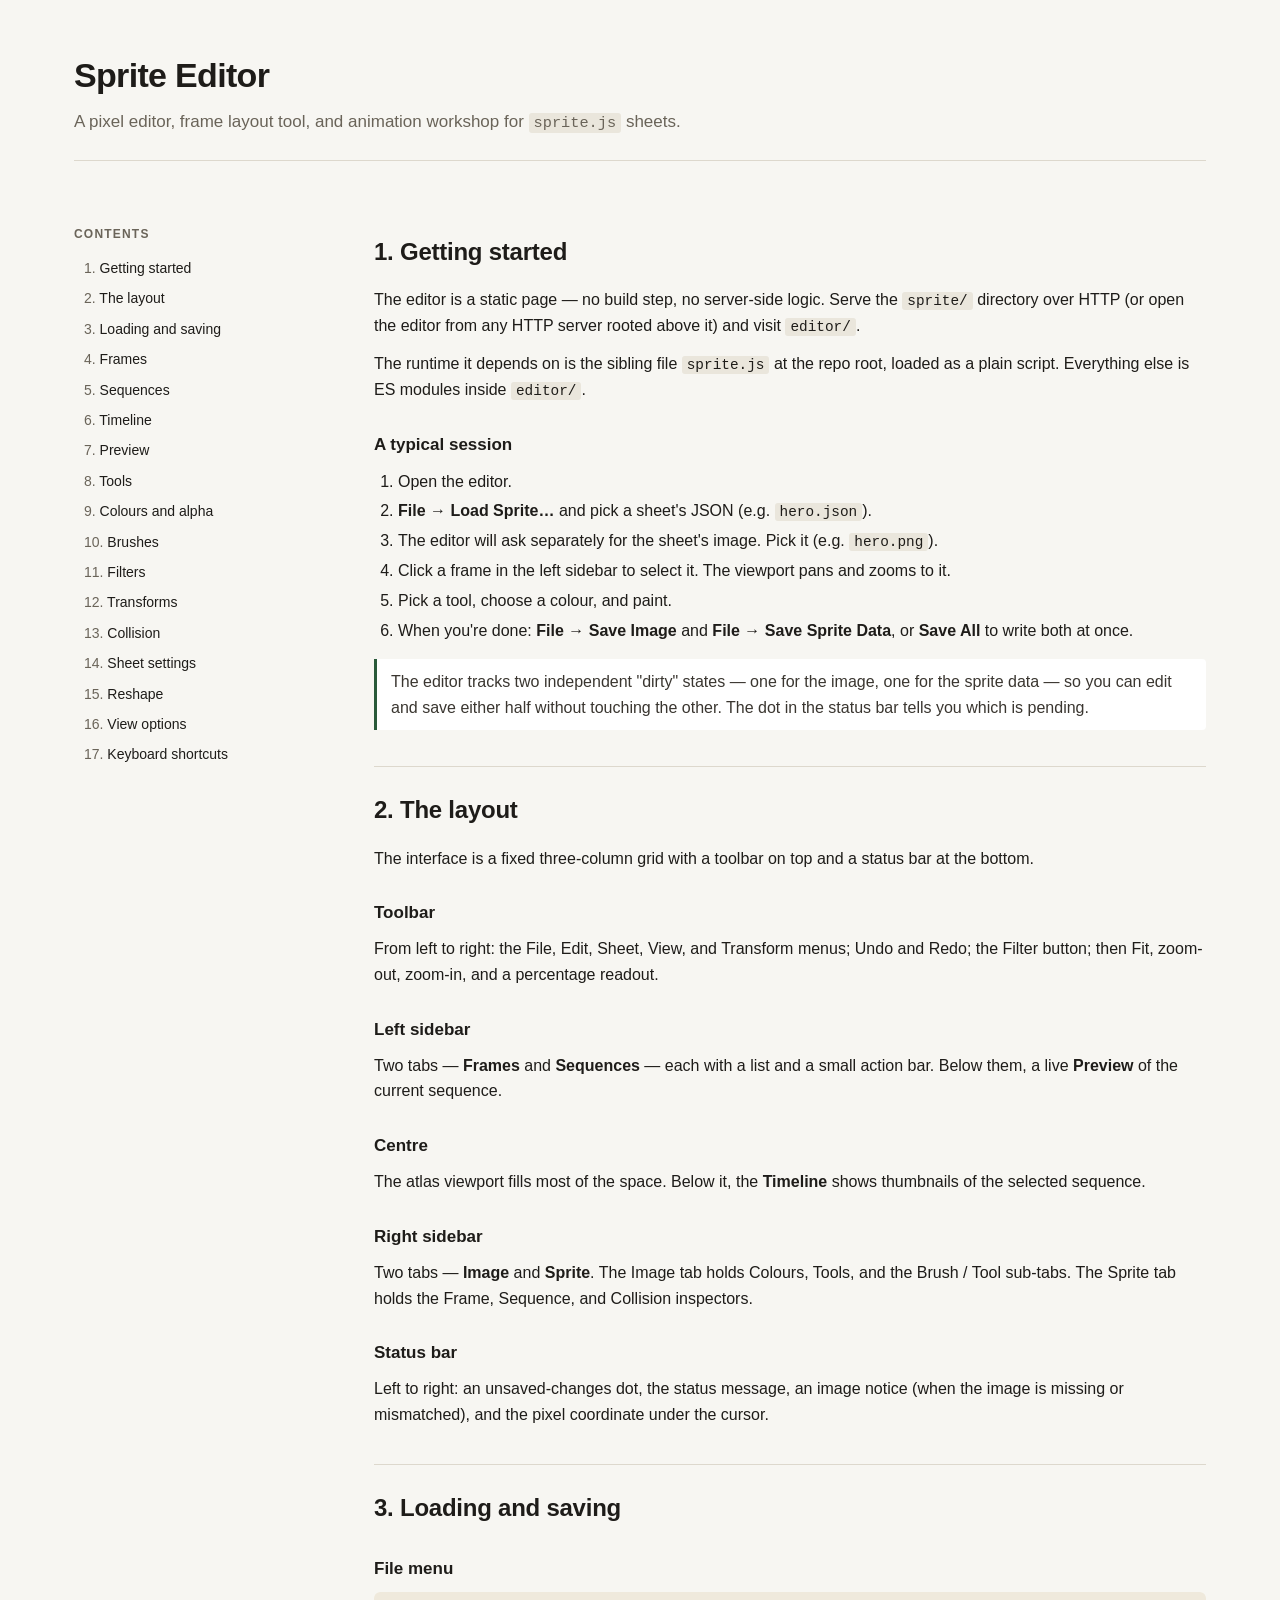
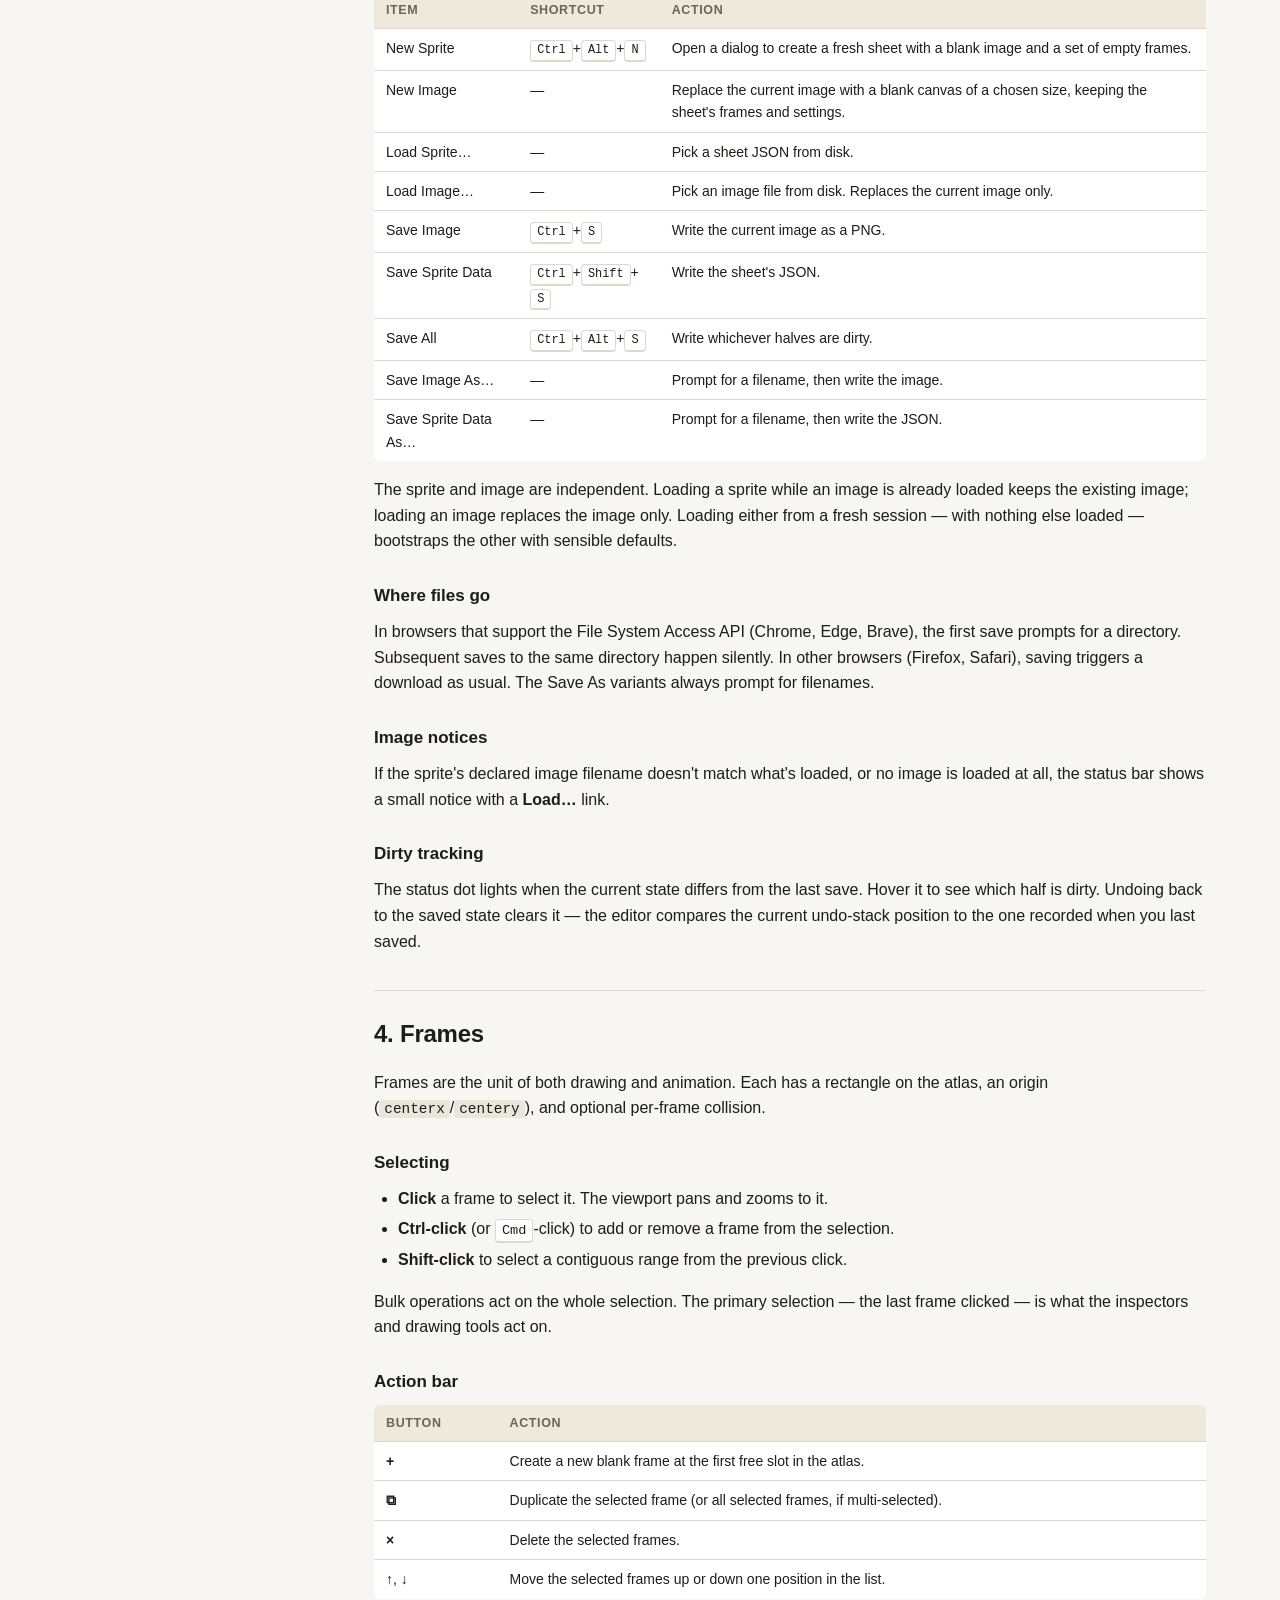
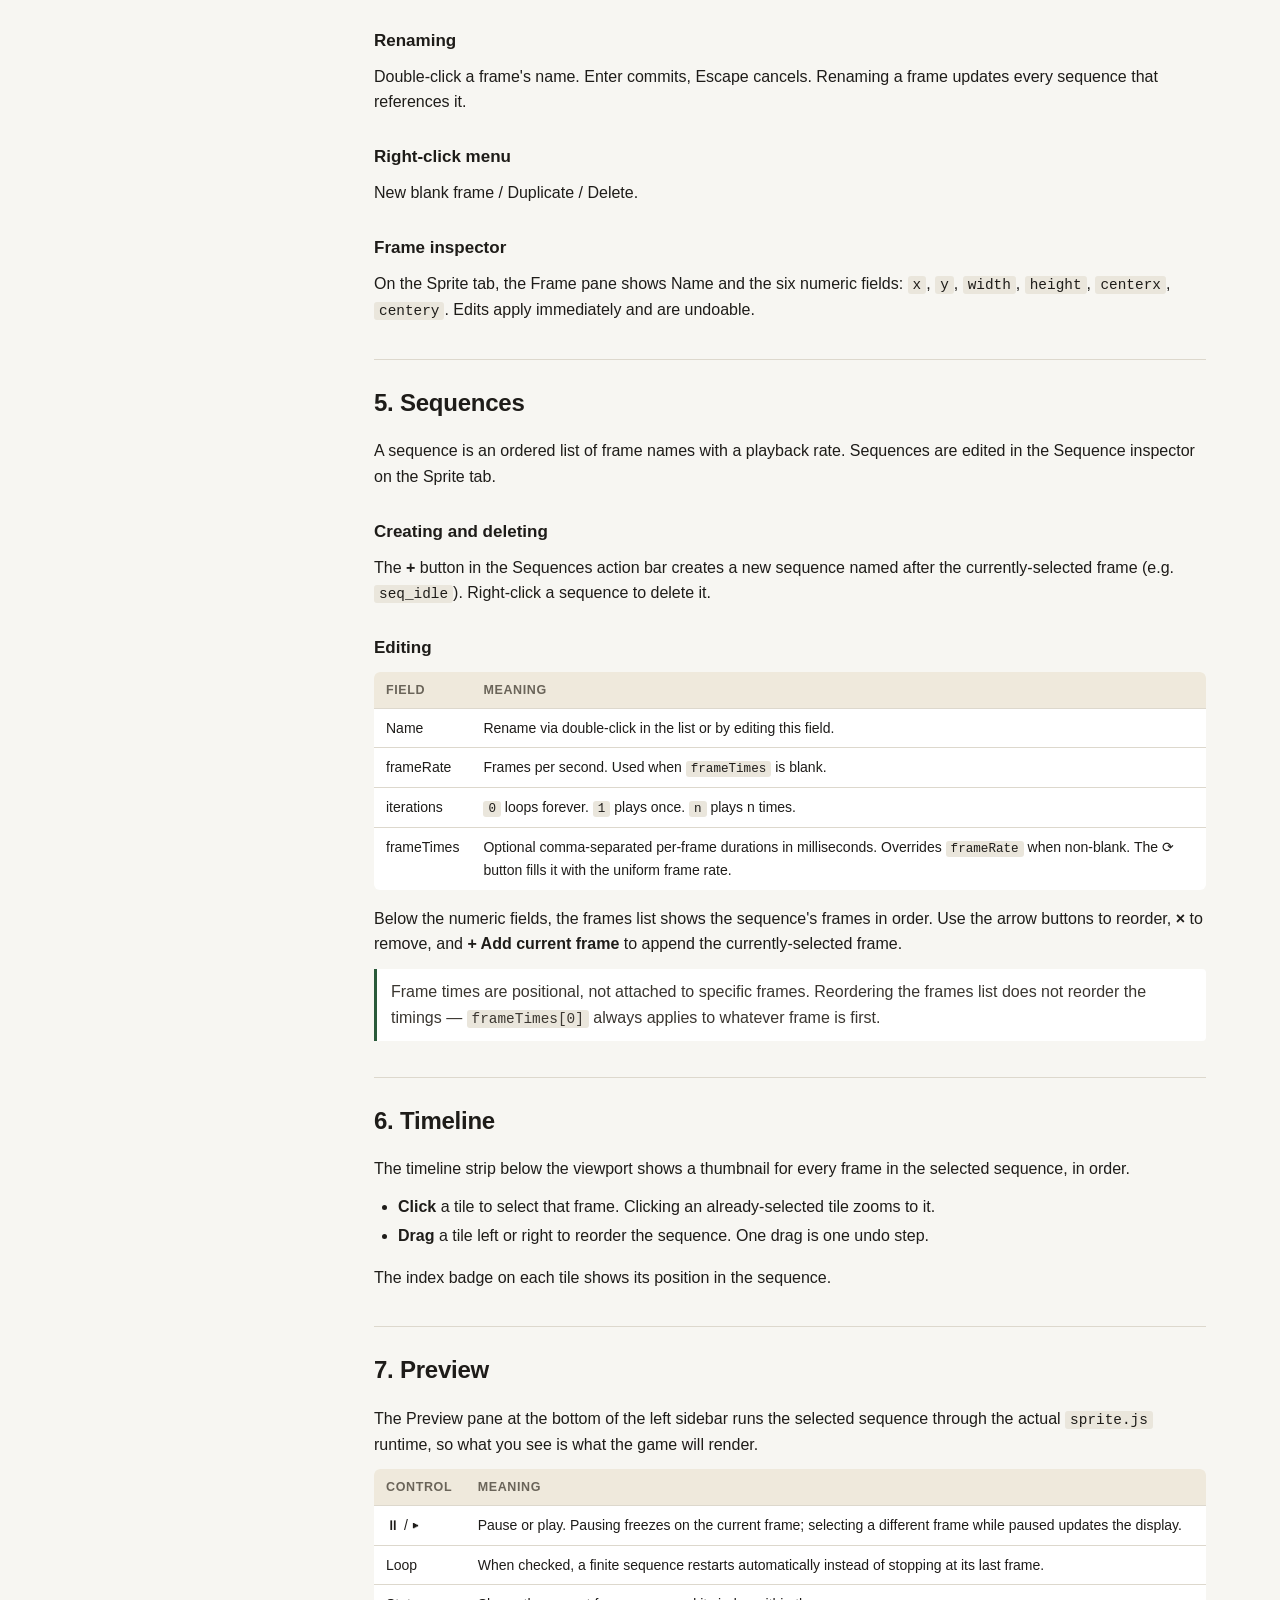
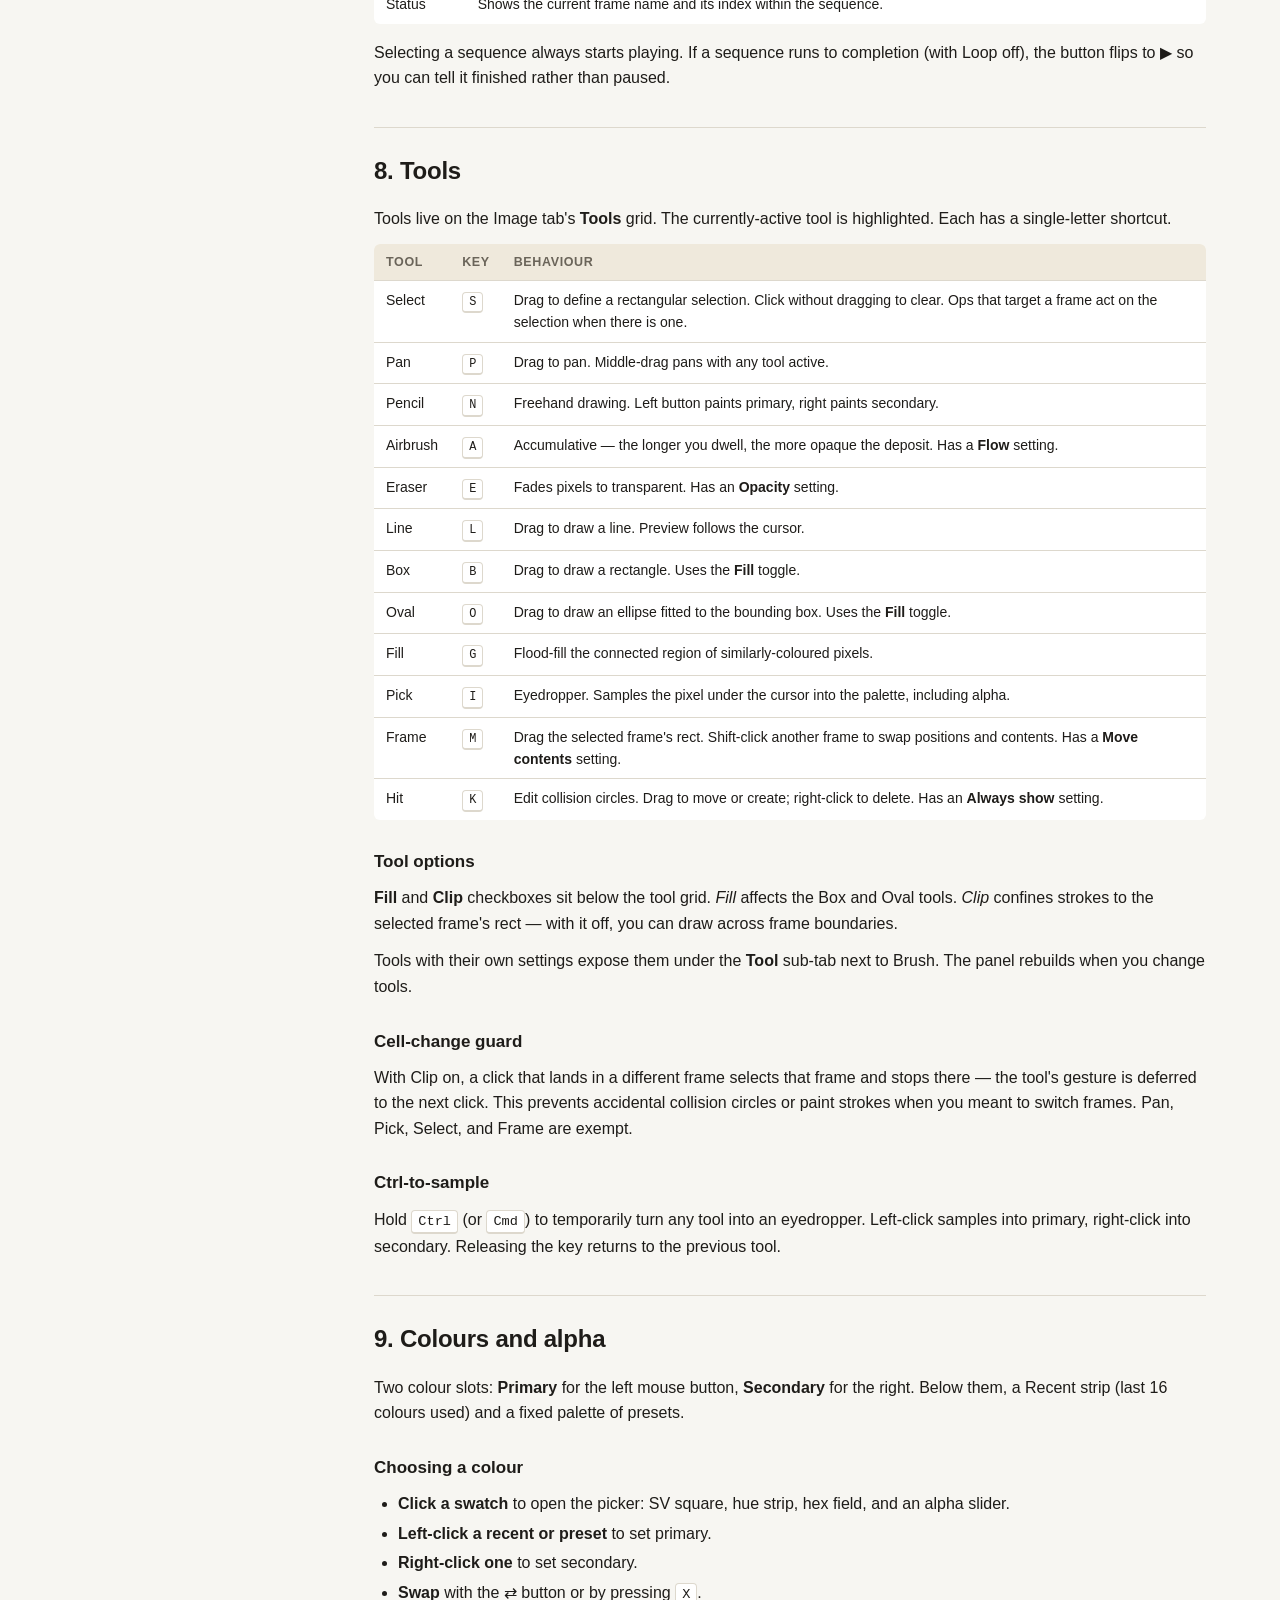
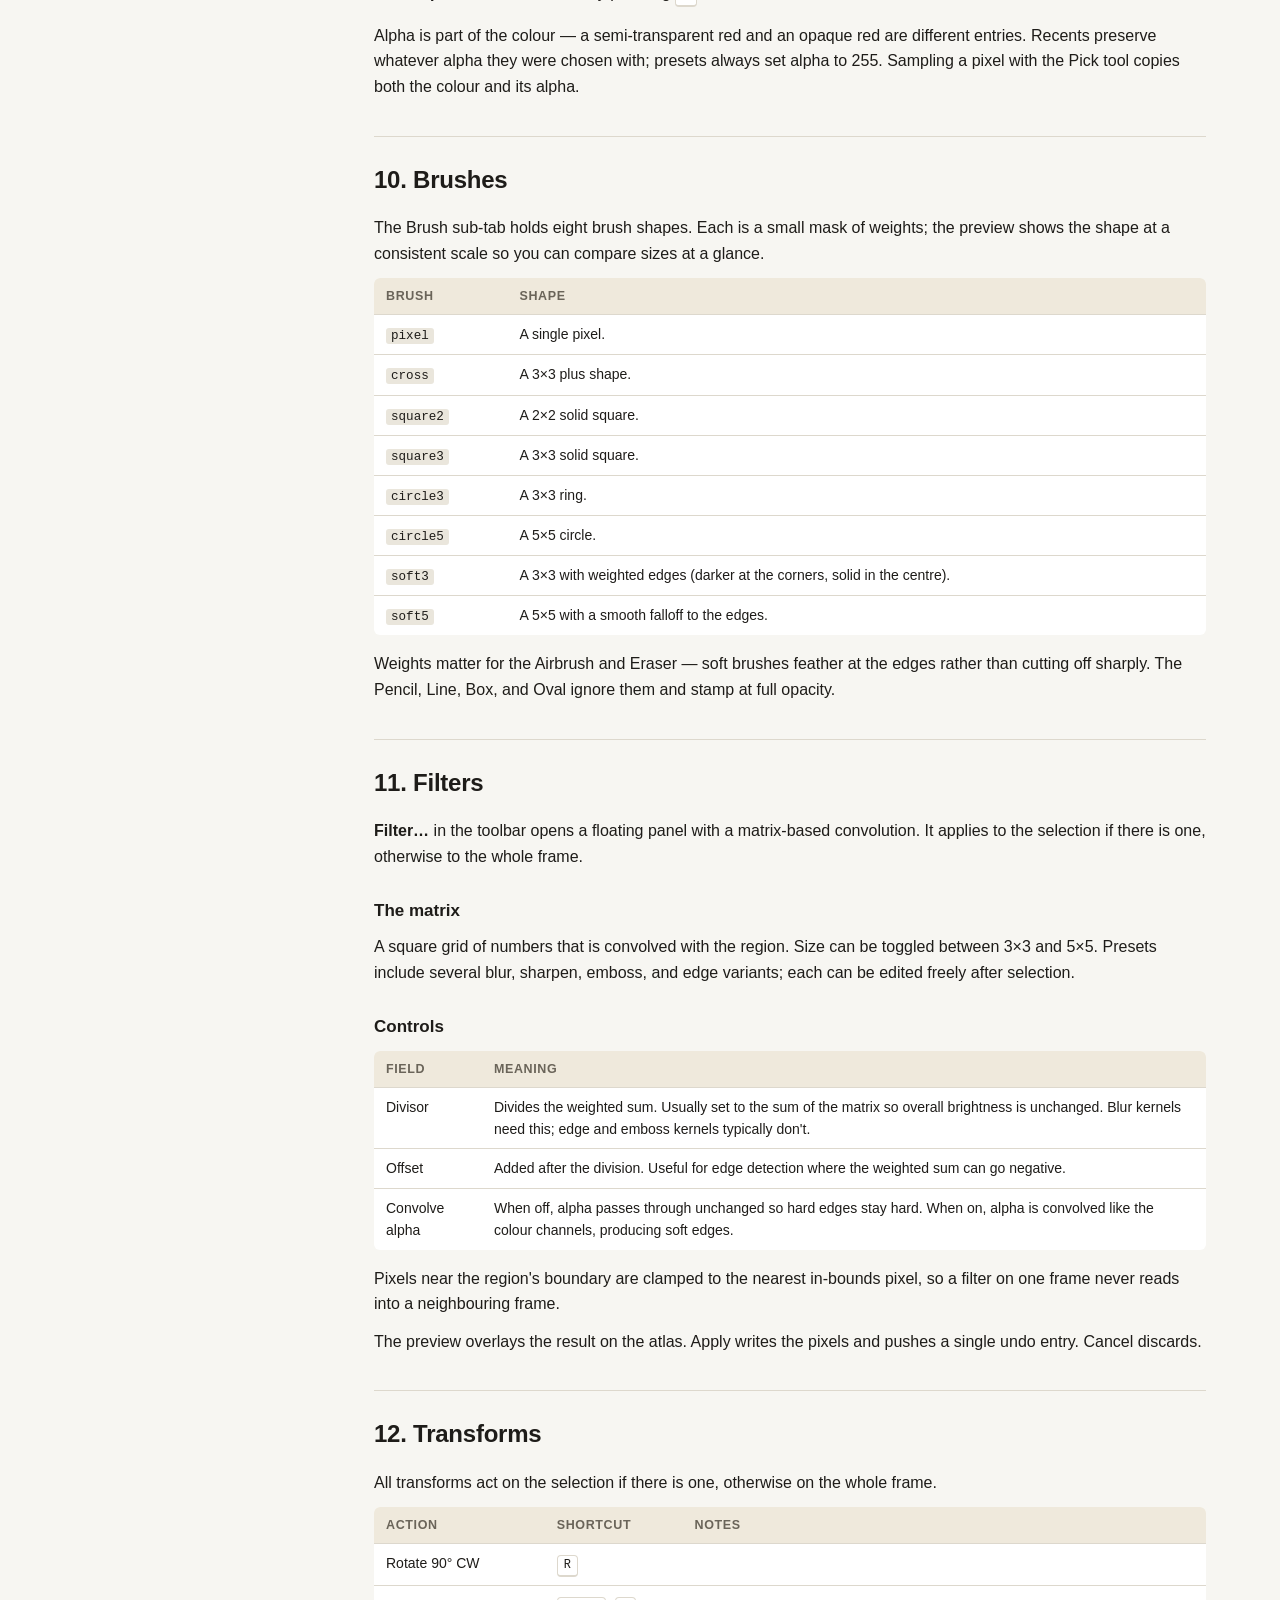
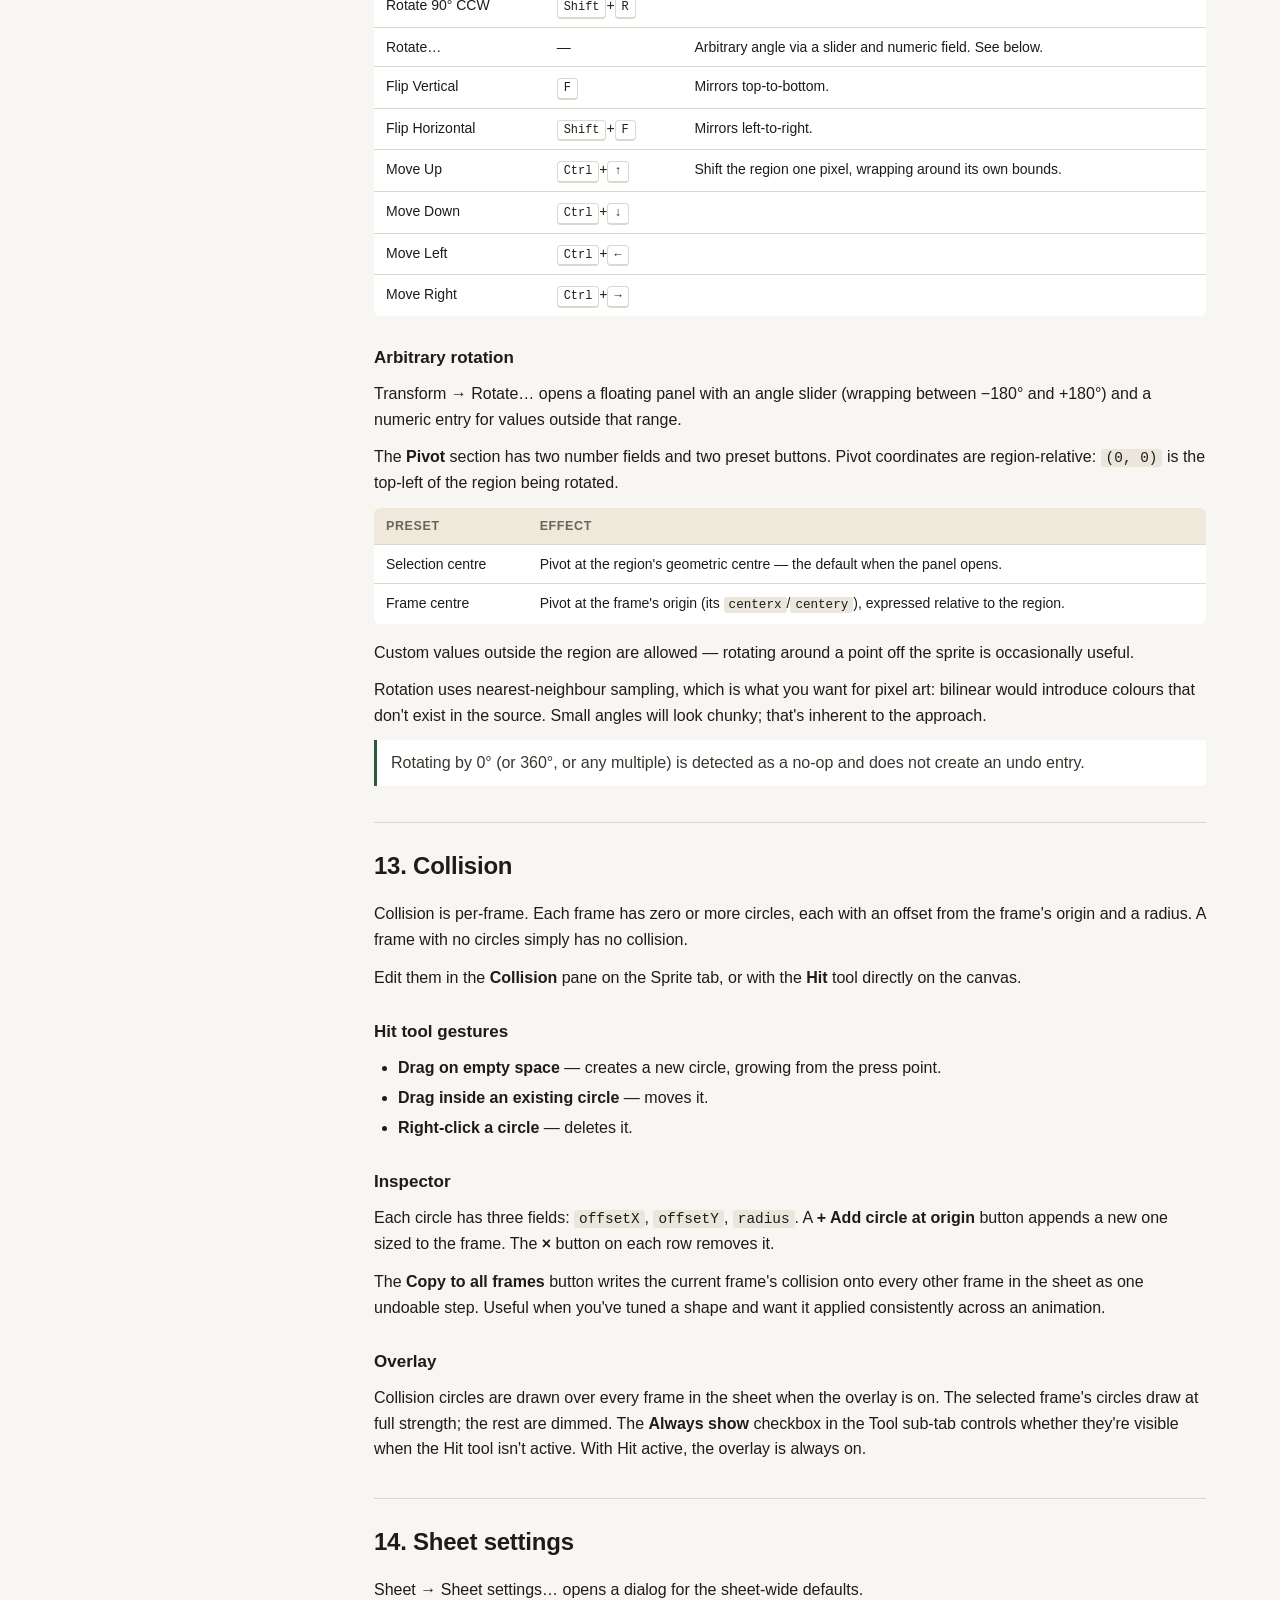
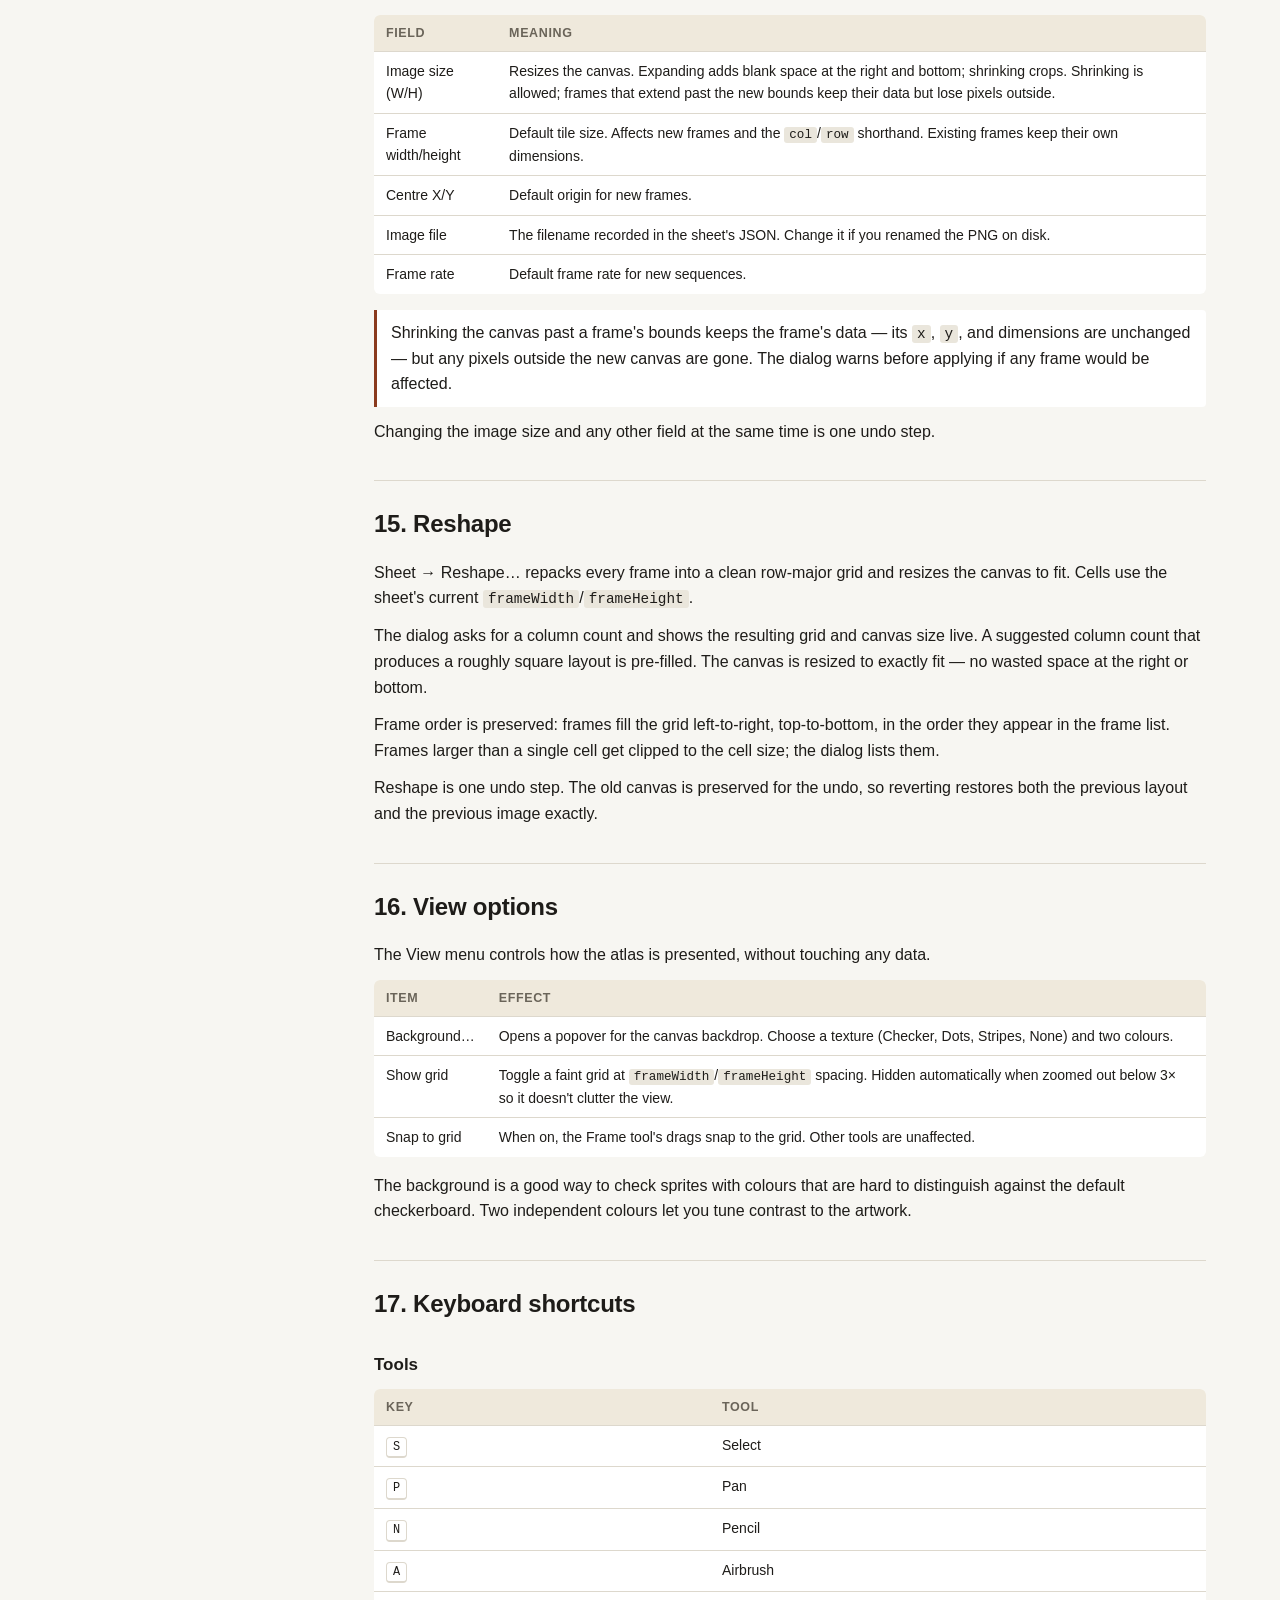
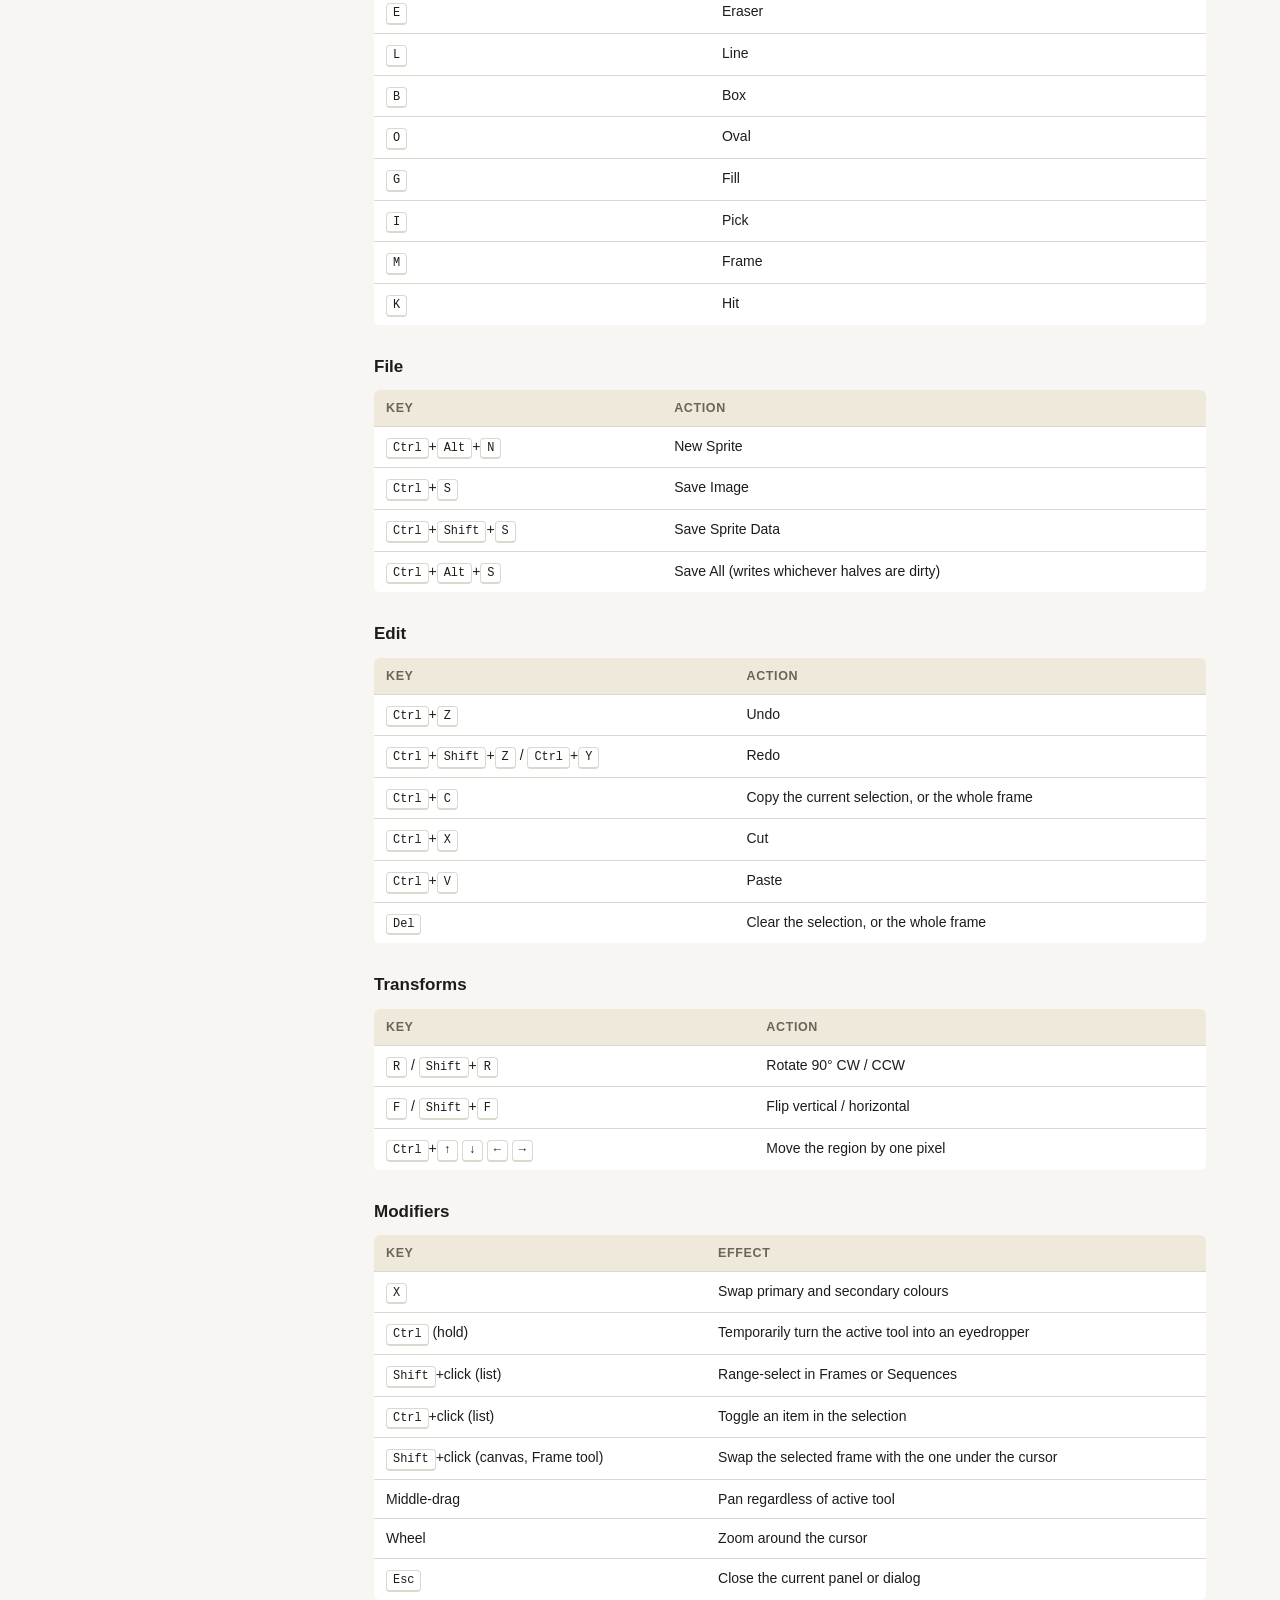
<file: editor/documentation.html>
<!DOCTYPE html>
<html lang="en">
<head>
<meta charset="utf-8">
<meta name="viewport" content="width=device-width, initial-scale=1">
<title>Sprite Editor — User Guide</title>
<style>
	:root {
		--bg:        #f7f6f2;
		--panel:     #ffffff;
		--ink:       #1e1c19;
		--muted:     #6a6459;
		--rule:      #ddd8cd;
		--accent:    #8a3a1e;
		--accent-2:  #2a5a3a;
		--code-bg:   #2b2a28;
		--code-ink:  #ece7da;
		--code-key:  #e6b06a;
		--code-str:  #9ed18c;
		--code-cmt:  #8a857a;
		--code-num:  #f0a880;
	}
	* { box-sizing: border-box; }
	html { scroll-behavior: smooth; }
	body {
		margin: 0;
		background: var(--bg);
		color: var(--ink);
		font: 16px/1.6 -apple-system, BlinkMacSystemFont, "Segoe UI", Roboto, "Helvetica Neue", Arial, sans-serif;
	}
	.page {
		display: grid;
		grid-template-columns: 260px minmax(0, 1fr);
		max-width: 1180px;
		margin: 0 auto;
		padding: 0 24px;
		gap: 40px;
	}
	@media (max-width: 900px) {
		.page { grid-template-columns: 1fr; gap: 0; }
		nav.toc { position: static !important; max-height: none !important; }
	}

	header.title {
		grid-column: 1 / -1;
		padding: 48px 0 24px;
		border-bottom: 1px solid var(--rule);
	}
	header.title h1 {
		margin: 0 0 6px;
		font-size: 34px;
		letter-spacing: -0.02em;
	}
	header.title p {
		margin: 0;
		color: var(--muted);
		font-size: 17px;
	}

	nav.toc {
		position: sticky;
		top: 24px;
		align-self: start;
		max-height: calc(100vh - 48px);
		overflow-y: auto;
		padding: 24px 0;
		font-size: 14px;
	}
	nav.toc h2 {
		font-size: 12px;
		text-transform: uppercase;
		letter-spacing: 0.1em;
		color: var(--muted);
		margin: 0 0 10px;
	}
	nav.toc ol {
		list-style: none;
		margin: 0;
		padding: 0;
		counter-reset: toc;
	}
	nav.toc li { counter-increment: toc; margin: 2px 0; }
	nav.toc a {
		color: var(--ink);
		text-decoration: none;
		display: block;
		padding: 3px 8px;
		border-left: 2px solid transparent;
		border-radius: 0 4px 4px 0;
	}
	nav.toc a::before {
		content: counter(toc) ". ";
		color: var(--muted);
	}
	nav.toc a:hover {
		background: var(--panel);
		border-left-color: var(--accent);
	}

	main { padding: 24px 0 96px; min-width: 0; }
	main section {
		padding: 24px 0;
		border-top: 1px solid var(--rule);
	}
	main section:first-child { border-top: none; padding-top: 8px; }
	main h2 {
		font-size: 24px;
		margin: 0 0 16px;
		letter-spacing: -0.01em;
	}
	main h3 {
		font-size: 17px;
		margin: 28px 0 10px;
	}
	main h4 {
		font-size: 15px;
		margin: 20px 0 6px;
		color: var(--muted);
		text-transform: uppercase;
		letter-spacing: 0.06em;
	}
	p { margin: 0 0 12px; }
	p.note {
		background: var(--panel);
		border-left: 3px solid var(--accent-2);
		padding: 10px 14px;
		border-radius: 0 4px 4px 0;
		color: #3a3630;
	}
	p.warn {
		background: var(--panel);
		border-left: 3px solid var(--accent);
		padding: 10px 14px;
		border-radius: 0 4px 4px 0;
	}
	code {
		font-family: "SF Mono", Menlo, Consolas, "Liberation Mono", monospace;
		font-size: 0.9em;
		background: #eae6dc;
		padding: 1px 5px;
		border-radius: 3px;
	}
	pre {
		background: var(--code-bg);
		color: var(--code-ink);
		padding: 16px 18px;
		border-radius: 6px;
		overflow-x: auto;
		margin: 0 0 16px;
		font-size: 13.5px;
		line-height: 1.55;
	}
	pre code {
		background: none;
		padding: 0;
		color: inherit;
		font-size: inherit;
	}
	table {
		width: 100%;
		border-collapse: collapse;
		margin: 0 0 16px;
		font-size: 14px;
		background: var(--panel);
		border-radius: 6px;
		overflow: hidden;
	}
	th, td {
		text-align: left;
		padding: 8px 12px;
		border-bottom: 1px solid var(--rule);
		vertical-align: top;
	}
	th {
		background: #efe9dc;
		font-weight: 600;
		font-size: 12.5px;
		text-transform: uppercase;
		letter-spacing: 0.05em;
		color: var(--muted);
	}
	tr:last-child td { border-bottom: none; }
	td code { white-space: nowrap; }

	ul, ol { margin: 0 0 16px; padding-left: 24px; }
	li { margin: 4px 0; }

	kbd {
		display: inline-block;
		background: var(--panel);
		border: 1px solid var(--rule);
		border-bottom-width: 2px;
		border-radius: 4px;
		padding: 1px 6px;
		font-family: "SF Mono", Menlo, Consolas, monospace;
		font-size: 0.85em;
		color: var(--ink);
		line-height: 1.4;
	}
</style>
</head>
<body>
<div class="page">

	<header class="title">
		<h1>Sprite Editor</h1>
		<p>A pixel editor, frame layout tool, and animation workshop for <code>sprite.js</code> sheets.</p>
	</header>

	<nav class="toc">
		<h2>Contents</h2>
		<ol>
			<li><a href="#getting-started">Getting started</a></li>
			<li><a href="#layout">The layout</a></li>
			<li><a href="#loading">Loading and saving</a></li>
			<li><a href="#frames">Frames</a></li>
			<li><a href="#sequences">Sequences</a></li>
			<li><a href="#timeline">Timeline</a></li>
			<li><a href="#preview">Preview</a></li>
			<li><a href="#tools">Tools</a></li>
			<li><a href="#colours">Colours and alpha</a></li>
			<li><a href="#brushes">Brushes</a></li>
			<li><a href="#filters">Filters</a></li>
			<li><a href="#transforms">Transforms</a></li>
			<li><a href="#collision">Collision</a></li>
			<li><a href="#sheet-settings">Sheet settings</a></li>
			<li><a href="#reshape">Reshape</a></li>
			<li><a href="#view">View options</a></li>
			<li><a href="#keyboard">Keyboard shortcuts</a></li>
		</ol>
	</nav>

	<main>

		<!-- ================================================================ -->
		<section id="getting-started">
			<h2>1. Getting started</h2>

			<p>The editor is a static page — no build step, no server-side logic. Serve the <code>sprite/</code> directory over HTTP (or open the editor from any HTTP server rooted above it) and visit <code>editor/</code>.</p>

			<p>The runtime it depends on is the sibling file <code>sprite.js</code> at the repo root, loaded as a plain script. Everything else is ES modules inside <code>editor/</code>.</p>

			<h3>A typical session</h3>
			<ol>
				<li>Open the editor.</li>
				<li><strong>File → Load Sprite…</strong> and pick a sheet's JSON (e.g. <code>hero.json</code>).</li>
				<li>The editor will ask separately for the sheet's image. Pick it (e.g. <code>hero.png</code>).</li>
				<li>Click a frame in the left sidebar to select it. The viewport pans and zooms to it.</li>
				<li>Pick a tool, choose a colour, and paint.</li>
				<li>When you're done: <strong>File → Save Image</strong> and <strong>File → Save Sprite Data</strong>, or <strong>Save All</strong> to write both at once.</li>
			</ol>

			<p class="note">The editor tracks two independent "dirty" states — one for the image, one for the sprite data — so you can edit and save either half without touching the other. The dot in the status bar tells you which is pending.</p>
		</section>

		<!-- ================================================================ -->
		<section id="layout">
			<h2>2. The layout</h2>

			<p>The interface is a fixed three-column grid with a toolbar on top and a status bar at the bottom.</p>

			<h3>Toolbar</h3>
			<p>From left to right: the File, Edit, Sheet, View, and Transform menus; Undo and Redo; the Filter button; then Fit, zoom-out, zoom-in, and a percentage readout.</p>

			<h3>Left sidebar</h3>
			<p>Two tabs — <strong>Frames</strong> and <strong>Sequences</strong> — each with a list and a small action bar. Below them, a live <strong>Preview</strong> of the current sequence.</p>

			<h3>Centre</h3>
			<p>The atlas viewport fills most of the space. Below it, the <strong>Timeline</strong> shows thumbnails of the selected sequence.</p>

			<h3>Right sidebar</h3>
			<p>Two tabs — <strong>Image</strong> and <strong>Sprite</strong>. The Image tab holds Colours, Tools, and the Brush / Tool sub-tabs. The Sprite tab holds the Frame, Sequence, and Collision inspectors.</p>

			<h3>Status bar</h3>
			<p>Left to right: an unsaved-changes dot, the status message, an image notice (when the image is missing or mismatched), and the pixel coordinate under the cursor.</p>
		</section>

		<!-- ================================================================ -->
		<section id="loading">
			<h2>3. Loading and saving</h2>

			<h3>File menu</h3>
			<table>
				<thead><tr><th>Item</th><th>Shortcut</th><th>Action</th></tr></thead>
				<tbody>
					<tr><td>New Sprite</td><td><kbd>Ctrl</kbd>+<kbd>Alt</kbd>+<kbd>N</kbd></td><td>Open a dialog to create a fresh sheet with a blank image and a set of empty frames.</td></tr>
					<tr><td>New Image</td><td>—</td><td>Replace the current image with a blank canvas of a chosen size, keeping the sheet's frames and settings.</td></tr>
					<tr><td>Load Sprite…</td><td>—</td><td>Pick a sheet JSON from disk.</td></tr>
					<tr><td>Load Image…</td><td>—</td><td>Pick an image file from disk. Replaces the current image only.</td></tr>
					<tr><td>Save Image</td><td><kbd>Ctrl</kbd>+<kbd>S</kbd></td><td>Write the current image as a PNG.</td></tr>
					<tr><td>Save Sprite Data</td><td><kbd>Ctrl</kbd>+<kbd>Shift</kbd>+<kbd>S</kbd></td><td>Write the sheet's JSON.</td></tr>
					<tr><td>Save All</td><td><kbd>Ctrl</kbd>+<kbd>Alt</kbd>+<kbd>S</kbd></td><td>Write whichever halves are dirty.</td></tr>
					<tr><td>Save Image As…</td><td>—</td><td>Prompt for a filename, then write the image.</td></tr>
					<tr><td>Save Sprite Data As…</td><td>—</td><td>Prompt for a filename, then write the JSON.</td></tr>
				</tbody>
			</table>

			<p>The sprite and image are independent. Loading a sprite while an image is already loaded keeps the existing image; loading an image replaces the image only. Loading either from a fresh session — with nothing else loaded — bootstraps the other with sensible defaults.</p>

			<h3>Where files go</h3>
			<p>In browsers that support the File System Access API (Chrome, Edge, Brave), the first save prompts for a directory. Subsequent saves to the same directory happen silently. In other browsers (Firefox, Safari), saving triggers a download as usual. The Save As variants always prompt for filenames.</p>

			<h3>Image notices</h3>
			<p>If the sprite's declared image filename doesn't match what's loaded, or no image is loaded at all, the status bar shows a small notice with a <strong>Load…</strong> link.</p>

			<h3>Dirty tracking</h3>
			<p>The status dot lights when the current state differs from the last save. Hover it to see which half is dirty. Undoing back to the saved state clears it — the editor compares the current undo-stack position to the one recorded when you last saved.</p>
		</section>

		<!-- ================================================================ -->
		<section id="frames">
			<h2>4. Frames</h2>

			<p>Frames are the unit of both drawing and animation. Each has a rectangle on the atlas, an origin (<code>centerx</code>/<code>centery</code>), and optional per-frame collision.</p>

			<h3>Selecting</h3>
			<ul>
				<li><strong>Click</strong> a frame to select it. The viewport pans and zooms to it.</li>
				<li><strong>Ctrl-click</strong> (or <kbd>Cmd</kbd>-click) to add or remove a frame from the selection.</li>
				<li><strong>Shift-click</strong> to select a contiguous range from the previous click.</li>
			</ul>

			<p>Bulk operations act on the whole selection. The primary selection — the last frame clicked — is what the inspectors and drawing tools act on.</p>

			<h3>Action bar</h3>
			<table>
				<thead><tr><th>Button</th><th>Action</th></tr></thead>
				<tbody>
					<tr><td><strong>+</strong></td><td>Create a new blank frame at the first free slot in the atlas.</td></tr>
					<tr><td><strong>⧉</strong></td><td>Duplicate the selected frame (or all selected frames, if multi-selected).</td></tr>
					<tr><td><strong>×</strong></td><td>Delete the selected frames.</td></tr>
					<tr><td><strong>↑</strong>, <strong>↓</strong></td><td>Move the selected frames up or down one position in the list.</td></tr>
				</tbody>
			</table>

			<h3>Renaming</h3>
			<p>Double-click a frame's name. Enter commits, Escape cancels. Renaming a frame updates every sequence that references it.</p>

			<h3>Right-click menu</h3>
			<p>New blank frame / Duplicate / Delete.</p>

			<h3>Frame inspector</h3>
			<p>On the Sprite tab, the Frame pane shows Name and the six numeric fields: <code>x</code>, <code>y</code>, <code>width</code>, <code>height</code>, <code>centerx</code>, <code>centery</code>. Edits apply immediately and are undoable.</p>
		</section>

		<!-- ================================================================ -->
		<section id="sequences">
			<h2>5. Sequences</h2>

			<p>A sequence is an ordered list of frame names with a playback rate. Sequences are edited in the Sequence inspector on the Sprite tab.</p>

			<h3>Creating and deleting</h3>
			<p>The <strong>+</strong> button in the Sequences action bar creates a new sequence named after the currently-selected frame (e.g. <code>seq_idle</code>). Right-click a sequence to delete it.</p>

			<h3>Editing</h3>
			<table>
				<thead><tr><th>Field</th><th>Meaning</th></tr></thead>
				<tbody>
					<tr><td>Name</td><td>Rename via double-click in the list or by editing this field.</td></tr>
					<tr><td>frameRate</td><td>Frames per second. Used when <code>frameTimes</code> is blank.</td></tr>
					<tr><td>iterations</td><td><code>0</code> loops forever. <code>1</code> plays once. <code>n</code> plays n times.</td></tr>
					<tr><td>frameTimes</td><td>Optional comma-separated per-frame durations in milliseconds. Overrides <code>frameRate</code> when non-blank. The ⟳ button fills it with the uniform frame rate.</td></tr>
				</tbody>
			</table>

			<p>Below the numeric fields, the frames list shows the sequence's frames in order. Use the arrow buttons to reorder, <strong>×</strong> to remove, and <strong>+ Add current frame</strong> to append the currently-selected frame.</p>

			<p class="note">Frame times are positional, not attached to specific frames. Reordering the frames list does not reorder the timings — <code>frameTimes[0]</code> always applies to whatever frame is first.</p>
		</section>

		<!-- ================================================================ -->
		<section id="timeline">
			<h2>6. Timeline</h2>

			<p>The timeline strip below the viewport shows a thumbnail for every frame in the selected sequence, in order.</p>

			<ul>
				<li><strong>Click</strong> a tile to select that frame. Clicking an already-selected tile zooms to it.</li>
				<li><strong>Drag</strong> a tile left or right to reorder the sequence. One drag is one undo step.</li>
			</ul>

			<p>The index badge on each tile shows its position in the sequence.</p>
		</section>

		<!-- ================================================================ -->
		<section id="preview">
			<h2>7. Preview</h2>

			<p>The Preview pane at the bottom of the left sidebar runs the selected sequence through the actual <code>sprite.js</code> runtime, so what you see is what the game will render.</p>

			<table>
				<thead><tr><th>Control</th><th>Meaning</th></tr></thead>
				<tbody>
					<tr><td>⏸ / ▶</td><td>Pause or play. Pausing freezes on the current frame; selecting a different frame while paused updates the display.</td></tr>
					<tr><td>Loop</td><td>When checked, a finite sequence restarts automatically instead of stopping at its last frame.</td></tr>
					<tr><td>Status</td><td>Shows the current frame name and its index within the sequence.</td></tr>
				</tbody>
			</table>

			<p>Selecting a sequence always starts playing. If a sequence runs to completion (with Loop off), the button flips to ▶ so you can tell it finished rather than paused.</p>
		</section>

		<!-- ================================================================ -->
		<section id="tools">
			<h2>8. Tools</h2>

			<p>Tools live on the Image tab's <strong>Tools</strong> grid. The currently-active tool is highlighted. Each has a single-letter shortcut.</p>

			<table>
				<thead><tr><th>Tool</th><th>Key</th><th>Behaviour</th></tr></thead>
				<tbody>
					<tr>
						<td>Select</td><td><kbd>S</kbd></td>
						<td>Drag to define a rectangular selection. Click without dragging to clear. Ops that target a frame act on the selection when there is one.</td>
					</tr>
					<tr>
						<td>Pan</td><td><kbd>P</kbd></td>
						<td>Drag to pan. Middle-drag pans with any tool active.</td>
					</tr>
					<tr>
						<td>Pencil</td><td><kbd>N</kbd></td>
						<td>Freehand drawing. Left button paints primary, right paints secondary.</td>
					</tr>
					<tr>
						<td>Airbrush</td><td><kbd>A</kbd></td>
						<td>Accumulative — the longer you dwell, the more opaque the deposit. Has a <strong>Flow</strong> setting.</td>
					</tr>
					<tr>
						<td>Eraser</td><td><kbd>E</kbd></td>
						<td>Fades pixels to transparent. Has an <strong>Opacity</strong> setting.</td>
					</tr>
					<tr>
						<td>Line</td><td><kbd>L</kbd></td>
						<td>Drag to draw a line. Preview follows the cursor.</td>
					</tr>
					<tr>
						<td>Box</td><td><kbd>B</kbd></td>
						<td>Drag to draw a rectangle. Uses the <strong>Fill</strong> toggle.</td>
					</tr>
					<tr>
						<td>Oval</td><td><kbd>O</kbd></td>
						<td>Drag to draw an ellipse fitted to the bounding box. Uses the <strong>Fill</strong> toggle.</td>
					</tr>
					<tr>
						<td>Fill</td><td><kbd>G</kbd></td>
						<td>Flood-fill the connected region of similarly-coloured pixels.</td>
					</tr>
					<tr>
						<td>Pick</td><td><kbd>I</kbd></td>
						<td>Eyedropper. Samples the pixel under the cursor into the palette, including alpha.</td>
					</tr>
					<tr>
						<td>Frame</td><td><kbd>M</kbd></td>
						<td>Drag the selected frame's rect. Shift-click another frame to swap positions and contents. Has a <strong>Move contents</strong> setting.</td>
					</tr>
					<tr>
						<td>Hit</td><td><kbd>K</kbd></td>
						<td>Edit collision circles. Drag to move or create; right-click to delete. Has an <strong>Always show</strong> setting.</td>
					</tr>
				</tbody>
			</table>

			<h3>Tool options</h3>

			<p><strong>Fill</strong> and <strong>Clip</strong> checkboxes sit below the tool grid. <em>Fill</em> affects the Box and Oval tools. <em>Clip</em> confines strokes to the selected frame's rect — with it off, you can draw across frame boundaries.</p>

			<p>Tools with their own settings expose them under the <strong>Tool</strong> sub-tab next to Brush. The panel rebuilds when you change tools.</p>

			<h3>Cell-change guard</h3>
			<p>With Clip on, a click that lands in a different frame selects that frame and stops there — the tool's gesture is deferred to the next click. This prevents accidental collision circles or paint strokes when you meant to switch frames. Pan, Pick, Select, and Frame are exempt.</p>

			<h3>Ctrl-to-sample</h3>
			<p>Hold <kbd>Ctrl</kbd> (or <kbd>Cmd</kbd>) to temporarily turn any tool into an eyedropper. Left-click samples into primary, right-click into secondary. Releasing the key returns to the previous tool.</p>
		</section>

		<!-- ================================================================ -->
		<section id="colours">
			<h2>9. Colours and alpha</h2>

			<p>Two colour slots: <strong>Primary</strong> for the left mouse button, <strong>Secondary</strong> for the right. Below them, a Recent strip (last 16 colours used) and a fixed palette of presets.</p>

			<h3>Choosing a colour</h3>
			<ul>
				<li><strong>Click a swatch</strong> to open the picker: SV square, hue strip, hex field, and an alpha slider.</li>
				<li><strong>Left-click a recent or preset</strong> to set primary.</li>
				<li><strong>Right-click one</strong> to set secondary.</li>
				<li><strong>Swap</strong> with the ⇄ button or by pressing <kbd>X</kbd>.</li>
			</ul>

			<p>Alpha is part of the colour — a semi-transparent red and an opaque red are different entries. Recents preserve whatever alpha they were chosen with; presets always set alpha to 255. Sampling a pixel with the Pick tool copies both the colour and its alpha.</p>
		</section>

		<!-- ================================================================ -->
		<section id="brushes">
			<h2>10. Brushes</h2>

			<p>The Brush sub-tab holds eight brush shapes. Each is a small mask of weights; the preview shows the shape at a consistent scale so you can compare sizes at a glance.</p>

			<table>
				<thead><tr><th>Brush</th><th>Shape</th></tr></thead>
				<tbody>
					<tr><td><code>pixel</code></td><td>A single pixel.</td></tr>
					<tr><td><code>cross</code></td><td>A 3×3 plus shape.</td></tr>
					<tr><td><code>square2</code></td><td>A 2×2 solid square.</td></tr>
					<tr><td><code>square3</code></td><td>A 3×3 solid square.</td></tr>
					<tr><td><code>circle3</code></td><td>A 3×3 ring.</td></tr>
					<tr><td><code>circle5</code></td><td>A 5×5 circle.</td></tr>
					<tr><td><code>soft3</code></td><td>A 3×3 with weighted edges (darker at the corners, solid in the centre).</td></tr>
					<tr><td><code>soft5</code></td><td>A 5×5 with a smooth falloff to the edges.</td></tr>
				</tbody>
			</table>

			<p>Weights matter for the Airbrush and Eraser — soft brushes feather at the edges rather than cutting off sharply. The Pencil, Line, Box, and Oval ignore them and stamp at full opacity.</p>
		</section>

		<!-- ================================================================ -->
		<section id="filters">
			<h2>11. Filters</h2>

			<p><strong>Filter…</strong> in the toolbar opens a floating panel with a matrix-based convolution. It applies to the selection if there is one, otherwise to the whole frame.</p>

			<h3>The matrix</h3>
			<p>A square grid of numbers that is convolved with the region. Size can be toggled between 3×3 and 5×5. Presets include several blur, sharpen, emboss, and edge variants; each can be edited freely after selection.</p>

			<h3>Controls</h3>
			<table>
				<thead><tr><th>Field</th><th>Meaning</th></tr></thead>
				<tbody>
					<tr><td>Divisor</td><td>Divides the weighted sum. Usually set to the sum of the matrix so overall brightness is unchanged. Blur kernels need this; edge and emboss kernels typically don't.</td></tr>
					<tr><td>Offset</td><td>Added after the division. Useful for edge detection where the weighted sum can go negative.</td></tr>
					<tr><td>Convolve alpha</td><td>When off, alpha passes through unchanged so hard edges stay hard. When on, alpha is convolved like the colour channels, producing soft edges.</td></tr>
				</tbody>
			</table>

			<p>Pixels near the region's boundary are clamped to the nearest in-bounds pixel, so a filter on one frame never reads into a neighbouring frame.</p>

			<p>The preview overlays the result on the atlas. Apply writes the pixels and pushes a single undo entry. Cancel discards.</p>
		</section>

		<!-- ================================================================ -->
		<section id="transforms">
			<h2>12. Transforms</h2>

			<p>All transforms act on the selection if there is one, otherwise on the whole frame.</p>

			<table>
				<thead><tr><th>Action</th><th>Shortcut</th><th>Notes</th></tr></thead>
				<tbody>
					<tr><td>Rotate 90° CW</td><td><kbd>R</kbd></td><td></td></tr>
					<tr><td>Rotate 90° CCW</td><td><kbd>Shift</kbd>+<kbd>R</kbd></td><td></td></tr>
					<tr><td>Rotate…</td><td>—</td><td>Arbitrary angle via a slider and numeric field. See below.</td></tr>
					<tr><td>Flip Vertical</td><td><kbd>F</kbd></td><td>Mirrors top-to-bottom.</td></tr>
					<tr><td>Flip Horizontal</td><td><kbd>Shift</kbd>+<kbd>F</kbd></td><td>Mirrors left-to-right.</td></tr>
					<tr><td>Move Up</td><td><kbd>Ctrl</kbd>+<kbd>↑</kbd></td><td>Shift the region one pixel, wrapping around its own bounds.</td></tr>
					<tr><td>Move Down</td><td><kbd>Ctrl</kbd>+<kbd>↓</kbd></td><td></td></tr>
					<tr><td>Move Left</td><td><kbd>Ctrl</kbd>+<kbd>←</kbd></td><td></td></tr>
					<tr><td>Move Right</td><td><kbd>Ctrl</kbd>+<kbd>→</kbd></td><td></td></tr>
				</tbody>
			</table>

			<h3>Arbitrary rotation</h3>
			<p>Transform → Rotate… opens a floating panel with an angle slider (wrapping between −180° and +180°) and a numeric entry for values outside that range.</p>

			<p>The <strong>Pivot</strong> section has two number fields and two preset buttons. Pivot coordinates are region-relative: <code>(0, 0)</code> is the top-left of the region being rotated.</p>

			<table>
				<thead><tr><th>Preset</th><th>Effect</th></tr></thead>
				<tbody>
					<tr><td>Selection centre</td><td>Pivot at the region's geometric centre — the default when the panel opens.</td></tr>
					<tr><td>Frame centre</td><td>Pivot at the frame's origin (its <code>centerx</code>/<code>centery</code>), expressed relative to the region.</td></tr>
				</tbody>
			</table>

			<p>Custom values outside the region are allowed — rotating around a point off the sprite is occasionally useful.</p>

			<p>Rotation uses nearest-neighbour sampling, which is what you want for pixel art: bilinear would introduce colours that don't exist in the source. Small angles will look chunky; that's inherent to the approach.</p>

			<p class="note">Rotating by 0° (or 360°, or any multiple) is detected as a no-op and does not create an undo entry.</p>
		</section>

		<!-- ================================================================ -->
		<section id="collision">
			<h2>13. Collision</h2>

			<p>Collision is per-frame. Each frame has zero or more circles, each with an offset from the frame's origin and a radius. A frame with no circles simply has no collision.</p>

			<p>Edit them in the <strong>Collision</strong> pane on the Sprite tab, or with the <strong>Hit</strong> tool directly on the canvas.</p>

			<h3>Hit tool gestures</h3>
			<ul>
				<li><strong>Drag on empty space</strong> — creates a new circle, growing from the press point.</li>
				<li><strong>Drag inside an existing circle</strong> — moves it.</li>
				<li><strong>Right-click a circle</strong> — deletes it.</li>
			</ul>

			<h3>Inspector</h3>
			<p>Each circle has three fields: <code>offsetX</code>, <code>offsetY</code>, <code>radius</code>. A <strong>+ Add circle at origin</strong> button appends a new one sized to the frame. The <strong>×</strong> button on each row removes it.</p>

			<p>The <strong>Copy to all frames</strong> button writes the current frame's collision onto every other frame in the sheet as one undoable step. Useful when you've tuned a shape and want it applied consistently across an animation.</p>

			<h3>Overlay</h3>
			<p>Collision circles are drawn over every frame in the sheet when the overlay is on. The selected frame's circles draw at full strength; the rest are dimmed. The <strong>Always show</strong> checkbox in the Tool sub-tab controls whether they're visible when the Hit tool isn't active. With Hit active, the overlay is always on.</p>
		</section>

		<!-- ================================================================ -->
		<section id="sheet-settings">
			<h2>14. Sheet settings</h2>

			<p>Sheet → Sheet settings… opens a dialog for the sheet-wide defaults.</p>

			<table>
				<thead><tr><th>Field</th><th>Meaning</th></tr></thead>
				<tbody>
					<tr><td>Image size (W/H)</td><td>Resizes the canvas. Expanding adds blank space at the right and bottom; shrinking crops. Shrinking is allowed; frames that extend past the new bounds keep their data but lose pixels outside.</td></tr>
					<tr><td>Frame width/height</td><td>Default tile size. Affects new frames and the <code>col</code>/<code>row</code> shorthand. Existing frames keep their own dimensions.</td></tr>
					<tr><td>Centre X/Y</td><td>Default origin for new frames.</td></tr>
					<tr><td>Image file</td><td>The filename recorded in the sheet's JSON. Change it if you renamed the PNG on disk.</td></tr>
					<tr><td>Frame rate</td><td>Default frame rate for new sequences.</td></tr>
				</tbody>
			</table>

			<p class="warn">Shrinking the canvas past a frame's bounds keeps the frame's data — its <code>x</code>, <code>y</code>, and dimensions are unchanged — but any pixels outside the new canvas are gone. The dialog warns before applying if any frame would be affected.</p>

			<p>Changing the image size and any other field at the same time is one undo step.</p>
		</section>

		<!-- ================================================================ -->
		<section id="reshape">
			<h2>15. Reshape</h2>

			<p>Sheet → Reshape… repacks every frame into a clean row-major grid and resizes the canvas to fit. Cells use the sheet's current <code>frameWidth</code>/<code>frameHeight</code>.</p>

			<p>The dialog asks for a column count and shows the resulting grid and canvas size live. A suggested column count that produces a roughly square layout is pre-filled. The canvas is resized to exactly fit — no wasted space at the right or bottom.</p>

			<p>Frame order is preserved: frames fill the grid left-to-right, top-to-bottom, in the order they appear in the frame list. Frames larger than a single cell get clipped to the cell size; the dialog lists them.</p>

			<p>Reshape is one undo step. The old canvas is preserved for the undo, so reverting restores both the previous layout and the previous image exactly.</p>
		</section>

		<!-- ================================================================ -->
		<section id="view">
			<h2>16. View options</h2>

			<p>The View menu controls how the atlas is presented, without touching any data.</p>

			<table>
				<thead><tr><th>Item</th><th>Effect</th></tr></thead>
				<tbody>
					<tr><td>Background…</td><td>Opens a popover for the canvas backdrop. Choose a texture (Checker, Dots, Stripes, None) and two colours.</td></tr>
					<tr><td>Show grid</td><td>Toggle a faint grid at <code>frameWidth</code>/<code>frameHeight</code> spacing. Hidden automatically when zoomed out below 3× so it doesn't clutter the view.</td></tr>
					<tr><td>Snap to grid</td><td>When on, the Frame tool's drags snap to the grid. Other tools are unaffected.</td></tr>
				</tbody>
			</table>

			<p>The background is a good way to check sprites with colours that are hard to distinguish against the default checkerboard. Two independent colours let you tune contrast to the artwork.</p>
		</section>

		<!-- ================================================================ -->
		<section id="keyboard">
			<h2>17. Keyboard shortcuts</h2>

			<h3>Tools</h3>
			<table>
				<thead><tr><th>Key</th><th>Tool</th></tr></thead>
				<tbody>
					<tr><td><kbd>S</kbd></td><td>Select</td></tr>
					<tr><td><kbd>P</kbd></td><td>Pan</td></tr>
					<tr><td><kbd>N</kbd></td><td>Pencil</td></tr>
					<tr><td><kbd>A</kbd></td><td>Airbrush</td></tr>
					<tr><td><kbd>E</kbd></td><td>Eraser</td></tr>
					<tr><td><kbd>L</kbd></td><td>Line</td></tr>
					<tr><td><kbd>B</kbd></td><td>Box</td></tr>
					<tr><td><kbd>O</kbd></td><td>Oval</td></tr>
					<tr><td><kbd>G</kbd></td><td>Fill</td></tr>
					<tr><td><kbd>I</kbd></td><td>Pick</td></tr>
					<tr><td><kbd>M</kbd></td><td>Frame</td></tr>
					<tr><td><kbd>K</kbd></td><td>Hit</td></tr>
				</tbody>
			</table>

			<h3>File</h3>
			<table>
				<thead><tr><th>Key</th><th>Action</th></tr></thead>
				<tbody>
					<tr><td><kbd>Ctrl</kbd>+<kbd>Alt</kbd>+<kbd>N</kbd></td><td>New Sprite</td></tr>
					<tr><td><kbd>Ctrl</kbd>+<kbd>S</kbd></td><td>Save Image</td></tr>
					<tr><td><kbd>Ctrl</kbd>+<kbd>Shift</kbd>+<kbd>S</kbd></td><td>Save Sprite Data</td></tr>
					<tr><td><kbd>Ctrl</kbd>+<kbd>Alt</kbd>+<kbd>S</kbd></td><td>Save All (writes whichever halves are dirty)</td></tr>
				</tbody>
			</table>

			<h3>Edit</h3>
			<table>
				<thead><tr><th>Key</th><th>Action</th></tr></thead>
				<tbody>
					<tr><td><kbd>Ctrl</kbd>+<kbd>Z</kbd></td><td>Undo</td></tr>
					<tr><td><kbd>Ctrl</kbd>+<kbd>Shift</kbd>+<kbd>Z</kbd> / <kbd>Ctrl</kbd>+<kbd>Y</kbd></td><td>Redo</td></tr>
					<tr><td><kbd>Ctrl</kbd>+<kbd>C</kbd></td><td>Copy the current selection, or the whole frame</td></tr>
					<tr><td><kbd>Ctrl</kbd>+<kbd>X</kbd></td><td>Cut</td></tr>
					<tr><td><kbd>Ctrl</kbd>+<kbd>V</kbd></td><td>Paste</td></tr>
					<tr><td><kbd>Del</kbd></td><td>Clear the selection, or the whole frame</td></tr>
				</tbody>
			</table>

			<h3>Transforms</h3>
			<table>
				<thead><tr><th>Key</th><th>Action</th></tr></thead>
				<tbody>
					<tr><td><kbd>R</kbd> / <kbd>Shift</kbd>+<kbd>R</kbd></td><td>Rotate 90° CW / CCW</td></tr>
					<tr><td><kbd>F</kbd> / <kbd>Shift</kbd>+<kbd>F</kbd></td><td>Flip vertical / horizontal</td></tr>
					<tr><td><kbd>Ctrl</kbd>+<kbd>↑</kbd> <kbd>↓</kbd> <kbd>←</kbd> <kbd>→</kbd></td><td>Move the region by one pixel</td></tr>
				</tbody>
			</table>

			<h3>Modifiers</h3>
			<table>
				<thead><tr><th>Key</th><th>Effect</th></tr></thead>
				<tbody>
					<tr><td><kbd>X</kbd></td><td>Swap primary and secondary colours</td></tr>
					<tr><td><kbd>Ctrl</kbd> (hold)</td><td>Temporarily turn the active tool into an eyedropper</td></tr>
					<tr><td><kbd>Shift</kbd>+click (list)</td><td>Range-select in Frames or Sequences</td></tr>
					<tr><td><kbd>Ctrl</kbd>+click (list)</td><td>Toggle an item in the selection</td></tr>
					<tr><td><kbd>Shift</kbd>+click (canvas, Frame tool)</td><td>Swap the selected frame with the one under the cursor</td></tr>
					<tr><td>Middle-drag</td><td>Pan regardless of active tool</td></tr>
					<tr><td>Wheel</td><td>Zoom around the cursor</td></tr>
					<tr><td><kbd>Esc</kbd></td><td>Close the current panel or dialog</td></tr>
				</tbody>
			</table>
		</section>

	</main>
</div>
</body>
</html>
</file>
<file: editor/style.css>
:root {
	--bg:        #1c1c1e;
	--panel:     #252528;
	--panel-2:   #2d2d31;
	--ink:       #e8e6e0;
	--muted:     #8a857a;
	--rule:      #3a3a3e;
	--rule-transparent: #3a3a3e00;
	--accent:    #d08040;
	--accent-2:  #4a80c0;
	--danger:    #d04040;

	--font-ui:   'Expressway Free', -apple-system, BlinkMacSystemFont, "Segoe UI", Roboto, sans-serif;
	--font-mono: 'Calling Code', "SF Mono", Menlo, Consolas, monospace;


	/* Font size scale — tweak --fs-scale to resize the whole UI at once,
	   or adjust the individual sizes for finer control. */
	--fs-scale:      1.1;
	--fs-body:       calc(13px * var(--fs-scale));
	--fs-ui:         calc(12px * var(--fs-scale));
	--fs-ui-sm:      calc(11px * var(--fs-scale));
	--fs-ui-xs:      calc(10px * var(--fs-scale));
	--fs-heading:    calc(15px * var(--fs-scale));
	--fs-mono:       calc(11px * var(--fs-scale));
	--fs-mono-sm:    calc(12px * var(--fs-scale));
	--fs-mono-xs:    calc(9px  * var(--fs-scale));
	--fs-mono-xs:    calc(9px  * var(--fs-scale));
	--fs-ui-2xs:     calc(10.5px * var(--fs-scale));
}

@font-face {
    font-family: 'Expressway Free';
    src: url('assets/fonts/ExpresswayFree.woff2') format('woff2'),
        url('assets/fonts/ExpresswayFree.woff') format('woff');
    font-weight: normal;
    font-style: normal;
    font-display: swap;
}

@font-face {
	font-family: 'Calling Code';
	src: url('assets/fonts/CallingCode-Regular.woff2') format('woff2'),
	     url('assets/fonts/CallingCode-Regular.woff') format('woff');
	font-weight: normal;
	font-style: normal;
	font-display: swap;
}


[hidden] { display: none !important; }

/* --- themed scrollbars --- */
* {
	scrollbar-color: var(--accent) transparent;   /* Firefox */
	scrollbar-width: thin;
}
*::-webkit-scrollbar {
	width: 10px;
	height: 10px;
}
*::-webkit-scrollbar-track {
	background: transparent;
}
*::-webkit-scrollbar-thumb {
	background: var(--thumb);
	border-radius: 5px;
	border: 2px solid var(--panel);
}
*::-webkit-scrollbar-thumb:hover {
	background: #e09050;
}
*::-webkit-scrollbar-corner {
	background: transparent;
}

/* --- base --- */
* { box-sizing: border-box; }
html, body { height: 100%; margin: 0; }
body {
	background: var(--bg);
	color: var(--ink);
	font: var(--fs-body)/1.45 var(--font-ui);
	display: grid;
	grid-template-rows: auto 1fr auto;
	overflow: hidden;
}

/* --- toolbar --- */
#toolbar {
	display: flex;
	align-items: center;
	gap: 6px;
	padding: 6px 14px;
	background: var(--panel);
	border-bottom: 1px solid var(--rule);
}
#toolbar .sep {
	width: 1px;
	height: 20px;
	background: var(--rule);
	margin: 0 4px;
}
#toolbar .toolbar-spacer {
	flex: 1 1 auto;
}
#toolbar button {
	background: var(--panel-2);
	color: var(--ink);
	border: 1px solid var(--rule);
	border-radius: 4px;
	padding: 4px 12px;
	cursor: pointer;
	font: inherit;
}
#toolbar button:hover { background: #383840; }
#toolbar button:disabled {
	opacity: 0.35;
	cursor: default;
}
#toolbar button:disabled:hover { background: var(--panel-2); }
#toolbar .readout {
	color: var(--muted);
	font-family: var(--font-mono);
	min-width: 56px;
	text-align: right;
}

/* --- layout --- */
#layout {
	display: grid;
	grid-template-columns: 240px 1fr 240px;
	overflow: hidden;
	min-height: 0;
}

#leftSidebar, #rightSidebar {
	background: var(--panel);
	border-color: var(--rule);
	display: flex;
	flex-direction: column;
	overflow: hidden;
}
#leftSidebar  { border-right: 1px solid var(--rule); }
#rightSidebar { border-left:  1px solid var(--rule); }

.tab-panel > .pane {
	background: linear-gradient(180deg,var(--rule) 0%, var(--rule-transparent) 10%);
}

/* --- panes --- */
.pane {
	padding: 12px;
	border-bottom: 1px solid var(--rule);
}
.pane:last-child { border-bottom: none; }
.pane h2 {
	font-size: var(--fs-ui-sm);;
	text-transform: uppercase;
	letter-spacing: 0.08em;
	color: var(--muted);
	margin: 0 0 8px;
	font-weight: 600;
	display: flex;
	justify-content: space-between;
	align-items: baseline;
}
.pane .hint {
	color: var(--muted);
	font-size: var(--fs-ui-sm);;
	margin: 8px 0 0;
	line-height: 1.4;
}
.pane .info {
	color: var(--muted);
	font-family: var(--font-mono);
	font-size: var(--fs-ui-sm);;
	white-space: pre-wrap;
}
.preview-pane {
	flex: 0 0 auto;
}

/* --- lists (frames / sequences) --- */
.list {
	list-style: none;
	margin: 0;
	padding: 0;
}

.list li {
	padding: 5px 8px;
	border-radius: 4px;
	cursor: pointer;
	display: flex;
	justify-content: flex-start;
	gap: 8px;
	align-items: baseline;
	font-family: var(--font-mono);
	font-size: 12px;
	white-space: nowrap;
	overflow: hidden;
	user-select: none;
	scroll-margin-top: 44px;
}

.list li:hover { background: var(--panel-2); }
.list li.selected {
	background: var(--accent-2);
	color: #fff;
}
.list li .name {
	flex: 1 1 auto;
	min-width: 0;
	overflow: hidden;
	text-overflow: ellipsis;
}
.list li .meta {
	color: var(--muted);
	font-size: var(--fs-ui-xs);
	flex-shrink: 0;
}
.list li.selected .meta { color: rgba(255,255,255,0.7); }

.list-zoom-btn {
	flex: 0 0 auto;
	background: transparent;
	border: none;
	padding: 0;
	margin: 0;
	color: var(--muted);
	cursor: pointer;
	font: inherit;
	font-size: 14px;
	line-height: 1;
	opacity: 0.6;
}
.list-zoom-btn:hover {
	color: var(--accent);
	opacity: 1;
}
.list li.selected .list-zoom-btn {
	color: rgba(255, 255, 255, 0.75);
}
.list li.selected .list-zoom-btn:hover {
	color: #fff;
}

/* --- centre viewport + timeline --- */
#center {
	display: flex;
	flex-direction: column;
	min-width: 0;
	min-height: 0;
	overflow: hidden;
}
#viewportWrap {
	position: relative;
	flex: 1 1 auto;
	min-height: 0;
	overflow: hidden;
}
#viewport {
	display: block;
	width: 100%;
	height: 100%;
	cursor: crosshair;
	background: #151517;
}
#viewport.sampling {
	cursor: copy;
}

#emptyMessage {
	position: absolute;
	inset: 0;
	display: flex;
	align-items: center;
	justify-content: center;
	color: var(--muted);
	pointer-events: none;
	font-size: 14px;
	text-align: center;
	padding: 0 24px;
}
#emptyMessage code {
	font-family: var(--font-mono);
	font-size: 12px;
	background: var(--panel-2);
	padding: 1px 5px;
	border-radius: 3px;
	color: var(--ink);
}
#emptyMessage a {
	color: var(--accent);
	text-decoration: underline;
	pointer-events: auto;
	cursor: pointer;
}
#emptyMessage.hidden { display: none; }

/* --- timeline strip --- */
#timeline {
	flex: 0 0 auto;
	height: 153px;
	transition: height 220ms ease-out;
	border-top: 1px solid var(--rule);
	background: var(--panel);
	display: flex;
	flex-direction: column;
	overflow: hidden;
}
#timeline.editing {
	height: 350px;
}

.tl-header {
	flex: 0 0 auto;
	display: flex;
	align-items: baseline;
	gap: 10px;
	padding: 4px 12px;
	border-bottom: 1px solid var(--rule);
}
.tl-title {
	font-size: var(--fs-ui-sm);;
	text-transform: uppercase;
	letter-spacing: 0.08em;
	color: var(--muted);
	font-weight: 600;
}
.tl-hint {
	font-size: var(--fs-ui-sm);;
	color: var(--muted);
	font-style: italic;
}
.tl-add-btn {
	margin-left: auto;
	align-self: center;
	background: var(--panel-2);
	color: var(--ink);
	border: 1px solid var(--rule);
	border-radius: 4px;
	padding: 3px 10px;
	cursor: pointer;
	font: inherit;
	font-size: var(--fs-ui-sm);
}
.tl-add-btn:hover:not(:disabled) {
	background: #383840;
	border-color: var(--accent-2);
}
.tl-add-btn:disabled {
	opacity: 0.4;
	cursor: default;
}
.tl-strip {
	flex: 0 0 118px;
	display: flex;
	gap: 4px;
	padding: 6px 12px;
	overflow-x: auto;
	overflow-y: hidden;
	align-items: flex-start;
}
.tl-tile {
	flex: 0 0 auto;
	width: 72px;
	padding: 2px;
	border: 1px solid var(--rule);
	border-radius: 4px;
	background: var(--panel-2);
	cursor: grab;
	user-select: none;
	position: relative;
	display: flex;
	flex-direction: column;
	gap: 2px;
}
.tl-tile.selected {
	border-color: var(--accent);
	box-shadow: 0 0 0 1px var(--accent);
}
.tl-tile.same-frame {
	border-color: rgba(208, 128, 64, 0.45);
}
.tl-tile.multi-selected {
	border-color: var(--accent-2);
	box-shadow: 0 0 0 1px var(--accent-2);
}
.tl-tile.dragging {
	opacity: 0.4;
	cursor: grabbing;
}
.tl-thumb {
	display: block;
	width: 100%;
	aspect-ratio: 1;
	image-rendering: pixelated;
	background: #1a1a1c;
	border-radius: 2px;
}
.tl-tile-label {
	font-size: var(--fs-mono-xs);
	color: var(--muted);
	overflow: hidden;
	text-overflow: ellipsis;
	white-space: nowrap;
	text-align: center;
	line-height: 1.2;
}
.tl-tile-index {
	position: absolute;
	top: 2px;
	left: 4px;
	font-size: var(--fs-mono-xs);
	font-family: var(--font-mono);
	color: rgba(255,255,255,0.7);
	background: rgba(0,0,0,0.6);
	padding: 0 3px;
	border-radius: 2px;
	pointer-events: none;
}
.tl-empty {
	color: var(--muted);
	font-style: italic;
	font-size: 12px;
	padding: 0 12px;
}
/* --- tile toolbar --- */
.tl-tile-toolbar {
	display: flex;
	gap: 2px;
	justify-content: center;
	margin-top: 2px;
}

.tl-tile-btn {
	flex: 1 1 0;
	min-width: 0;
	background: transparent;
	border: none;
	color: var(--muted);
	padding: 1px 0;
	font: inherit;
	font-size: var(--fs-ui-sm);;
	line-height: 1.2;
	cursor: pointer;
	min-height: 16px;
	display: flex;
	align-items: center;
	justify-content: center;
	overflow: hidden;
	border-radius: 3px;
}
.tl-tile-btn:hover {
	outline: 1px solid #9c8f82;
}

/* --- slot transform editor --- */
.tl-editor {
	flex: 1 1 auto;
	min-height: 0;
	border-top: 1px solid var(--rule);
	background: var(--panel);
	display: flex;
	flex-direction: column;
	overflow: hidden;
}

.tl-editor-lock {
	display: flex;
	align-items: center;
	gap: 4px;
	color: var(--muted);
	font-size: var(--fs-ui-2xs);
	cursor: pointer;
	margin-left: 6px;
}

.tl-editor-lock input {
	margin: 0;
	cursor: pointer;
}

.tl-editor-header {
	flex: 0 0 auto;
	display: flex;
	align-items: center;
	justify-content: space-between;
	padding: 6px 12px;
	border-bottom: 1px solid var(--rule);
}
.tl-editor-title {
	font-size: var(--fs-ui-sm);
	text-transform: uppercase;
	letter-spacing: 0.08em;
	color: var(--muted);
	font-weight: 600;
}
.tl-editor-close {
	background: transparent;
	border: none;
	color: var(--muted);
	font-size: 14px;
	cursor: pointer;
	padding: 0 4px;
}
.tl-editor-close:hover { color: var(--ink); }

.tl-editor-body {
	flex: 1 1 auto;
	min-height: 0;
	overflow-y: auto;
	padding: 10px 12px;
	display: flex;
	flex-direction: column;
	gap: 10px;
}
.tl-editor-fields {
	display: grid;
	grid-template-columns: repeat(7, 1fr);
	gap: 10px;
}
.tl-editor-field {
	display: flex;
	flex-direction: column;
	gap: 4px;
	min-width: 0;
}
.tl-editor-num {
	background: var(--panel-2);
	border: 1px solid var(--rule);
	border-radius: 3px;
	padding: 3px 6px;
	color: var(--ink);
	font: var(--fs-mono) var(--font-mono);
	width: 100%;
	min-width: 0;
}
.tl-editor-num:focus {
	outline: none;
	border-color: var(--accent-2);
}
.tl-editor-num.mixed {
	background-image: repeating-linear-gradient(
		-45deg,
		transparent 0,
		transparent 4px,
		rgba(208, 128, 64, 0.15) 4px,
		rgba(208, 128, 64, 0.15) 8px
	);
	border-color: rgba(208, 128, 64, 0.45);
}
.tl-editor-actions {
	display: flex;
	justify-content: space-between;
	align-items: center;
	gap: 8px;
}
.tl-editor-actions-left {
	display: flex;
	align-items: center;
	gap: 6px;
}
.tl-editor-hint {
	color: var(--muted);
	font-size: var(--fs-ui-2xs);
}
.tl-editor-pivot-btn {
	background: var(--panel-2);
	color: var(--ink);
	border: 1px solid var(--rule);
	border-radius: 3px;
	padding: 3px 8px;
	cursor: pointer;
	font: inherit;
	font-size: var(--fs-ui-sm);
}
.tl-editor-pivot-btn:hover {
	background: #383840;
	border-color: var(--accent-2);
}
.tl-editor-reset {
	background: var(--panel-2);
	color: var(--ink);
	border: 1px solid var(--rule);
	border-radius: 4px;
	padding: 4px 12px;
	cursor: pointer;
	font: inherit;
	font-size: var(--fs-ui-sm);
}
.tl-editor-reset:hover:not(:disabled) {
	background: #383840;
	border-color: var(--accent-2);
}
.tl-editor-reset:disabled {
	opacity: 0.4;
	cursor: default;
}

/* Small marker to show a slot has a transform, in the sequence inspector */
.insp-frames li.has-transform .insp-frame-name {
	color: var(--accent);
}
.insp-frames li.has-transform .insp-frame-name:hover {
	color: #f0a870;
}
/* --- sprite preview --- */
.preview-canvas-wrap {
	display: flex;
	justify-content: center;
	margin-bottom: 8px;
}
.preview-canvas {
	display: block;
	border: 1px solid var(--rule);
	border-radius: 4px;
	background-color: #1a1a1c;
	background-image:
		linear-gradient(45deg, #26262a 25%, transparent 25%),
		linear-gradient(-45deg, #26262a 25%, transparent 25%),
		linear-gradient(45deg, transparent 75%, #26262a 75%),
		linear-gradient(-45deg, transparent 75%, #26262a 75%);
	background-size: 12px 12px;
	background-position: 0 0, 0 6px, 6px -6px, -6px 0;
	image-rendering: pixelated;
}
.preview-controls {
	display: flex;
	align-items: center;
	gap: 8px;
}
.preview-toggle {
	background: var(--panel-2);
	color: var(--ink);
	border: 1px solid var(--rule);
	border-radius: 4px;
	padding: 3px 12px;
	cursor: pointer;
	font: inherit;
	font-size: --var(--fs-ui);
	min-width: 40px;
}
.preview-toggle:hover {
	background: #383840;
}
.preview-status {
	flex: 1;
	min-width: 0;
	color: var(--muted);
	font-family: var(--font-mono);
	font-size: var(--fs-ui-sm);
	overflow: hidden;
	text-overflow: ellipsis;
	white-space: nowrap;
}
.preview-loop {
	display: flex;
	align-items: center;
	gap: 4px;
	color: var(--muted);
	font-size: var(--fs-ui-sm);
	cursor: pointer;
	flex-shrink: 0;
	user-select: none;
}
.preview-loop input {
	margin: 0;
	cursor: pointer;
}

/* --- palette panel --- */
.pal-slots {
	display: grid;
	grid-template-columns: 1fr 1fr auto;
	gap: 8px;
	align-items: end;
	margin-bottom: 14px;
}
.pal-slot {
	display: flex;
	flex-direction: column;
	gap: 4px;
	min-width: 0;
}
.pal-slot-label {
	font-size: var(--fs-ui-xs);
	text-transform: uppercase;
	letter-spacing: 0.08em;
	color: var(--muted);
}
.pal-swatch {
	position: relative;
	width: 100%;
	height: 40px;
	border: 1px solid var(--rule);
	border-radius: 4px;
	cursor: pointer;
	padding: 0;
	overflow: hidden;
	background-color: #2a2a2e;
	background-image:
		linear-gradient(45deg, #3a3a3e 25%, transparent 25%),
		linear-gradient(-45deg, #3a3a3e 25%, transparent 25%),
		linear-gradient(45deg, transparent 75%, #3a3a3e 75%),
		linear-gradient(-45deg, transparent 75%, #3a3a3e 75%);
	background-size: 12px 12px;
	background-position: 0 0, 0 6px, 6px -6px, -6px 0;
}
.pal-swatch:hover {
	border-color: var(--accent-2);
}
.pal-swatch-color {
	position: absolute;
	inset: 0;
	border-radius: 3px;
}
.pal-hex {
	background: var(--panel-2);
	border: 1px solid var(--rule);
	border-radius: 3px;
	padding: 3px 6px;
	color: var(--ink);
	font: var(--fs-mono) var(--font-mono);
	width: 100%;
	min-width: 0;
	text-transform: lowercase;
}
.pal-hex:focus {
	outline: none;
	border-color: var(--accent-2);
}
.pal-swap {
	background: var(--panel-2);
	color: var(--ink);
	border: 1px solid var(--rule);
	border-radius: 4px;
	cursor: pointer;
	padding: 0 8px;
	font-size: 16px;
	height: 40px;
	align-self: end;
}
.pal-swap:hover {
	background: #383840;
}
.pal-section {
	margin-bottom: 14px;
}
.pal-section-label {
	font-size: var(--fs-ui-xs);
	text-transform: uppercase;
	letter-spacing: 0.08em;
	color: var(--muted);
	margin-bottom: 4px;
}
.pal-grid {
	display: grid;
	grid-template-columns: repeat(8, 1fr);
	gap: 2px;
}
.pal-cell {
	position: relative;
	aspect-ratio: 1;
	border: 1px solid var(--rule);
	border-radius: 2px;
	padding: 0;
	cursor: pointer;
	overflow: hidden;
	background-color: #2a2a2e;
	background-image:
		linear-gradient(45deg, #3a3a3e 25%, transparent 25%),
		linear-gradient(-45deg, #3a3a3e 25%, transparent 25%),
		linear-gradient(45deg, transparent 75%, #3a3a3e 75%),
		linear-gradient(-45deg, transparent 75%, #3a3a3e 75%);
	background-size: 10px 10px;
	background-position: 0 0, 0 5px, 5px -5px, -5px 0;
	box-shadow: inset 0 0 0 1px rgba(0,0,0,0.3);
	transition: transform 60ms ease-out;
}
.pal-cell::after {
	content: '';
	position: absolute;
	inset: 0;
	background: var(--cell-color, transparent);
}
.pal-cell:hover {
	transform: scale(1.15);
	border-color: #fff;
	position: relative;
	z-index: 1;
}

/* --- colour picker popover --- */
.cp-popover {
	position: fixed;
	z-index: 1000;
	background: var(--panel);
	border: 1px solid var(--rule);
	border-radius: 6px;
	padding: 10px;
	box-shadow: 0 8px 24px rgba(0,0,0,0.5);
	user-select: none;
}
.cp-body {
	display: flex;
	gap: 8px;
	margin-bottom: 10px;
}
.cp-sv,
.cp-hue {
	display: block;
	cursor: crosshair;
	border-radius: 3px;
}
.cp-footer {
	display: flex;
	align-items: center;
	gap: 4px;
}
.cp-hash {
	color: var(--muted);
	font-family: var(--font-mono);
	font-size: 12px;
}
.cp-hex {
	flex: 1;
	min-width: 0;
	background: var(--panel-2);
	border: 1px solid var(--rule);
	border-radius: 3px;
	padding: 4px 6px;
	color: var(--ink);
	font: var(--fs-mono-sm) var(--font-mono);
	text-transform: lowercase;
}
.cp-hex:focus {
	outline: none;
	border-color: var(--accent-2);
}
.cp-alpha-row {
	display: flex;
	align-items: center;
	gap: 6px;
	margin-top: 8px;
}
.cp-alpha-label {
	color: var(--muted);
	font-family: var(--font-mono);
	font-size: 12px;
	width: 12px;
}
.cp-alpha {
	flex: 1;
	min-width: 0;
	margin: 0;
	-webkit-appearance: none;
	appearance: none;
	height: 18px;
	border-radius: 3px;
	background-color: #2a2a2e;
	background-image:
		linear-gradient(45deg, #3a3a3e 25%, transparent 25%),
		linear-gradient(-45deg, #3a3a3e 25%, transparent 25%),
		linear-gradient(45deg, transparent 75%, #3a3a3e 75%),
		linear-gradient(-45deg, transparent 75%, #3a3a3e 75%);
	background-size: 12px 12px;
	background-position: 0 0, 0 6px, 6px -6px, -6px 0;
	cursor: pointer;
}
.cp-alpha::-webkit-slider-thumb {
	-webkit-appearance: none;
	appearance: none;
	width: 4px;
	height: 18px;
	background: #fff;
	border: 1px solid #000;
	border-radius: 2px;
	cursor: pointer;
}
.cp-alpha::-moz-range-thumb {
	width: 4px;
	height: 18px;
	background: #fff;
	border: 1px solid #000;
	border-radius: 2px;
	cursor: pointer;
}
.cp-alpha-value {
	color: var(--muted);
	font-family: var(--font-mono);
	font-size: var(--fs-mono);;
	width: 28px;
	text-align: right;
}

/* --- brush picker --- */
.brush-picker {
	display: flex;
	flex-direction: row;
	gap: 3px;
	justify-content: center;
	flex-wrap: wrap;
	align-items: center;
	align-content: center;
}
.brush-btn {
	flex: 0 0 auto;
	background: var(--panel-2);
	border: 1px solid var(--rule);
	border-radius: 4px;
	cursor: pointer;
	display: flex;
	align-items: center;
	justify-content: center;
	padding: 3px;
	min-width: 26px;
	min-height: 26px;
	box-shadow: inset 0 0 0 1px rgba(0, 0, 0, 0.2);
}
.brush-btn canvas {
	display: block;
	image-rendering: pixelated;
}
.brush-btn:hover {
	background: #383840;
}
.brush-btn.selected {
	border-color: var(--accent-2);
	background: rgba(74, 128, 192, 0.25);
}

/* --- tool grid --- */
.tool-grid {
	display: grid;
	grid-template-columns: repeat(4, 1fr);
	gap: 4px;
	margin-bottom: 10px;
}
.tool-btn {
	aspect-ratio: 1;
	background: var(--panel-2);
	border: 1px solid var(--rule);
	border-radius: 4px;
	color: var(--muted);
	font: inherit;
	font-size: var(--fs-ui-xs);
	padding: 2px;
	cursor: pointer;
	display: flex;
	align-items: center;
	justify-content: center;
	text-align: center;
	overflow: hidden;
	line-height: 1.1;
}
.tool-btn:hover {
	background: #383840;
	color: var(--ink);
}
.tool-btn.selected {
	background: var(--accent-2);
	color: #fff;
	border-color: var(--accent-2);
}
.tool-options {
	display: flex;
	flex-wrap: wrap;
	gap: 8px;
	padding-top: 0;
	margin-bottom: 8px;
}
.tool-icon {
	display: block;
	image-rendering: pixelated;
	flex-shrink: 0;
}
.checkbox {
	display: flex;
	align-items: center;
	gap: 4px;
	color: var(--muted);
	font-size: 12px;
	cursor: pointer;
	padding: 0 6px;
	user-select: none;
}
.checkbox input {
	margin: 0;
	cursor: pointer;
}

/* --- sub-tabs inside a pane (Brush | Tool) --- */
.sub-tabs {
	display: flex;
	gap: 2px;
	margin-bottom: 8px;
	border-bottom: 1px solid var(--rule);
}
.sub-tab {
	flex: 1;
	background: transparent;
	border: none;
	border-bottom: 2px solid transparent;
	color: var(--muted);
	padding: 4px 6px 6px;
	cursor: pointer;
	font: inherit;
	font-size: var(--fs-ui-xs);
	text-transform: uppercase;
	letter-spacing: 0.08em;
	font-weight: 600;
	margin-bottom: -1px;
}
.sub-tab:hover { color: var(--ink); }
.sub-tab.selected {
	color: var(--ink);
	border-bottom-color: var(--accent);
}
.sub-panel {
	display: block;
}
.sub-panel.hidden { display: none; }

/* --- tool settings --- */
.tool-setting {
	margin-bottom: 8px;
}
.tool-setting:last-child {
	margin-bottom: 0;
}
.tool-setting-checkbox {
	margin-bottom: 8px;
}
.tool-setting-label {
	font-size: var(--fs-ui-xs);
	text-transform: uppercase;
	letter-spacing: 0.06em;
	color: var(--muted);
	margin-bottom: 3px;
}
.tool-setting-row {
	display: flex;
	align-items: center;
	gap: 6px;
}
.tool-setting-range {
	flex: 1;
	min-width: 0;
	margin: 0;
	-webkit-appearance: none;
	appearance: none;
	height: 14px;
	background: var(--panel-2);
	border: 1px solid var(--rule);
	border-radius: 3px;
	cursor: pointer;
}
.tool-setting-range::-webkit-slider-thumb {
	-webkit-appearance: none;
	appearance: none;
	width: 8px;
	height: 14px;
	background: var(--ink);
	border: none;
	border-radius: 2px;
	cursor: pointer;
}
.tool-setting-range::-moz-range-thumb {
	width: 8px;
	height: 14px;
	background: var(--ink);
	border: none;
	border-radius: 2px;
	cursor: pointer;
}
.tool-setting-value {
	flex: 0 0 auto;
	min-width: 32px;
	text-align: right;
	font-family: var(--font-mono);
	font-size: var(--fs-mono);;
	color: var(--muted);
}
/* --- tool tips (bottom of the options pane) --- */
.tool-tips:empty {
	display: none;
}
.tool-tips-list {
	list-style: none;
	margin: 10px 0 0;
	padding: 10px 0 0;
	border-top: 1px solid var(--rule);
	color: var(--muted);
	font-size: var(--fs-ui-sm);
	line-height: 1.5;
}
.tool-tips-list li {
	position: relative;
	padding-left: 12px;
}
.tool-tips-list li::before {
	content: '·';
	position: absolute;
	left: 2px;
	color: var(--rule);
}

/* --- inspectors --- */
.insp-row {
	display: flex;
	align-items: center;
	gap: 6px;
	margin-bottom: 8px;
}
.insp-row .insp-label {
	flex: 0 0 48px;
}
.insp-label {
	font-size: var(--fs-ui-xs);
	text-transform: uppercase;
	letter-spacing: 0.06em;
	color: var(--muted);
}
.insp-input {
	background: var(--panel-2);
	border: 1px solid var(--rule);
	border-radius: 3px;
	padding: 3px 6px;
	color: var(--ink);
	font: var(--fs-mono) var(--font-mono);
	min-width: 0;
	width: 100%;
}
.insp-input:focus {
	outline: none;
	border-color: var(--accent-2);
}
.insp-input.wide {
	flex: 1;
	font-size: 12px;
}
.insp-grid {
	display: grid;
	grid-template-columns: 1fr 1fr;
	gap: 6px 8px;
	margin-bottom: 10px;
}
.insp-grid.two {
	grid-template-columns: 1fr 1fr;
}
.insp-cell {
	display: flex;
	flex-direction: column;
	gap: 2px;
	min-width: 0;
}
.insp-section-label {
	font-size: var(--fs-ui-xs);
	text-transform: uppercase;
	letter-spacing: 0.06em;
	color: var(--muted);
	margin: 4px 0 6px;
}
.insp-frames {
	list-style: none;
	margin: 0 0 8px;
	padding: 0;
	max-height: 220px;
	overflow-y: auto;
	border: 1px solid var(--rule);
	border-radius: 4px;
}
.insp-frames li {
	display: flex;
	align-items: center;
	gap: 4px;
	padding: 3px 6px;
	border-bottom: 1px solid var(--rule);
	font-family: var(--font-mono);
	font-size: var(--fs-mono);;
}
.insp-frames li:last-child { border-bottom: none; }
.insp-frame-index {
	color: var(--muted);
	width: 20px;
	text-align: right;
	flex-shrink: 0;
}
.insp-frame-name {
	flex: 1;
	min-width: 0;
	overflow: hidden;
	text-overflow: ellipsis;
	white-space: nowrap;
	cursor: pointer;
}
.insp-frame-name:hover { color: var(--accent-2); }
.insp-mini {
	background: transparent;
	border: 1px solid var(--rule);
	border-radius: 2px;
	color: var(--muted);
	width: 18px;
	height: 18px;
	padding: 0;
	line-height: 1;
	font-size: var(--fs-ui-sm);
	cursor: pointer;
	flex-shrink: 0;
}
.insp-mini:hover:not(:disabled) {
	color: var(--ink);
	background: var(--panel-2);
}
.insp-mini:disabled {
	opacity: 0.3;
	cursor: default;
}
.insp-add-btn {
	width: 100%;
	background: var(--panel-2);
	color: var(--ink);
	border: 1px solid var(--rule);
	border-radius: 4px;
	padding: 5px;
	cursor: pointer;
	font: inherit;
	font-size: var(--fs-ui-sm);
}
.insp-add-btn:hover:not(:disabled) {
	background: #383840;
}
.insp-add-btn:disabled {
	opacity: 0.4;
	cursor: default;
}
.insp-checkbox {
	display: flex;
	align-items: center;
	gap: 6px;
	color: var(--muted);
	font-size: var(--fs-ui-sm);
	margin-bottom: 10px;
	cursor: pointer;
}
.insp-checkbox input { margin: 0; cursor: pointer; }

.insp-preset-row {
	display: grid;
	grid-template-columns: 1fr 1fr;
	gap: 6px;
	margin-bottom: 8px;
}
.insp-mini-wide {
	background: var(--panel-2);
	color: var(--ink);
	border: 1px solid var(--rule);
	border-radius: 3px;
	padding: 4px 6px;
	cursor: pointer;
	font: inherit;
	font-size: var(--fs-ui-sm);
}
.insp-mini-wide:hover {
	background: #383840;
	border-color: var(--accent-2);
}

/* --- collision inspector --- */
.collision-row {
	background: var(--panel-2);
	border: 1px solid var(--rule);
	border-radius: 4px;
	padding: 6px 8px;
	margin-bottom: 6px;
}
.collision-row-header {
	display: flex;
	justify-content: space-between;
	align-items: center;
	margin-bottom: 4px;
}
.collision-row-label {
	font-size: var(--fs-ui-xs);
	text-transform: uppercase;
	letter-spacing: 0.06em;
	color: var(--muted);
}
.collision-row-grid {
	display: grid;
	grid-template-columns: 1fr 1fr 1fr;
	gap: 4px;
}
.collision-modes {
	display: grid;
	grid-template-columns: 1fr 1fr 1fr;
	gap: 2px;
	margin-bottom: 10px;
	border: 1px solid var(--rule);
	border-radius: 4px;
	overflow: hidden;
	background: var(--panel-2);
}
.collision-mode {
	background: transparent;
	border: none;
	color: var(--muted);
	padding: 5px 4px;
	font: inherit;
	font-size: var(--fs-ui-sm);
	cursor: pointer;
}
.collision-mode:hover { color: var(--ink); background: #383840; }
.collision-mode.selected {
	background: var(--accent-2);
	color: #fff;
}
.collision-hint {
	color: var(--muted);
	font-size: var(--fs-ui-2xs);
	margin-top: 8px;
	font-style: italic;
}

/* --- sidebar tabs --- */
.sidebar-tabs {
	display: flex;
	background: var(--panel);
	border-bottom: 1px solid var(--rule);
	padding: 0 4px;
	flex-shrink: 0;
}
.sidebar-tab {
	flex: 1;
	background: transparent;
	border: none;
	border-bottom: 2px solid transparent;
	color: var(--muted);
	padding: 8px 6px;
	cursor: pointer;
	font: inherit;
	font-size: var(--fs-ui-sm);
	text-transform: uppercase;
	letter-spacing: 0.08em;
	font-weight: 600;
}
.sidebar-tab:hover { color: var(--ink); }
.sidebar-tab.selected {
	color: var(--ink);
	border-bottom-color: var(--accent);
}
.tab-panel {
	display: flex;
	flex-direction: column;
	flex: 1 1 auto;
	min-height: 0;
	overflow-y: auto;
}
.tab-panel.hidden { display: none; }

/* --- pane-action row (count + buttons on left tabs) --- */
.pane-action-row {
	display: flex;
	align-items: center;
	justify-content: space-between;
	padding: 8px 12px;
	border-bottom: 1px solid var(--rule);
	background: var(--panel);
	position: sticky;
	top: 0;
	z-index: 2;
}
.pane-action-row .count {
	font-size: var(--fs-ui-xs);
	text-transform: uppercase;
	letter-spacing: 0.08em;
	color: var(--muted);
}
.pane-action-group {
	display: flex;
	gap: 2px;
}
.pane-action {
	background: transparent;
	border: 1px solid var(--rule);
	border-radius: 3px;
	color: var(--muted);
	width: 20px;
	height: 20px;
	padding: 0;
	line-height: 1;
	cursor: pointer;
	font-size: 13px;
}
.pane-action:hover {
	color: var(--ink);
	background: var(--panel-2);
}

/* --- menus --- */
.menu-trigger {
	background: var(--panel-2);
	color: var(--ink);
	border: 1px solid var(--rule);
	border-radius: 4px;
	padding: 4px 10px;
	cursor: pointer;
	font: inherit;
	display: flex;
	align-items: center;
	gap: 4px;
}
.menu-trigger:hover {
	background: #383840;
}
.menu-trigger .chevron {
	font-size: var(--fs-ui-xs);
	color: var(--muted);
}
.menu-panel {
	position: fixed;
	z-index: 900;
	background: var(--panel);
	border: 1px solid var(--rule);
	border-radius: 6px;
	box-shadow: 0 8px 24px rgba(0,0,0,0.5);
	padding: 4px;
	min-width: 220px;
	user-select: none;
}
.menu-item {
	display: flex;
	width: 100%;
	align-items: center;
	background: transparent;
	border: none;
	color: var(--ink);
	padding: 6px 10px;
	border-radius: 4px;
	font: inherit;
	font-size: 13px;
	text-align: left;
	cursor: pointer;
}
.menu-item:hover:not(:disabled) {
	background: var(--accent-2);
	color: #fff;
}
.menu-item:disabled {
	opacity: 0.35;
	cursor: default;
}
.menu-check {
	width: 16px;
	flex-shrink: 0;
	color: var(--accent);
	font-size: 12px;
}
.menu-item:hover:not(:disabled) .menu-check {
	color: #fff;
}
.menu-label {
	flex: 1 1 auto;
}
.menu-shortcut {
	color: var(--muted);
	font-family: var(--font-mono);
	font-size: var(--fs-mono);;
	margin-left: 24px;
	flex-shrink: 0;
}
.menu-item:hover:not(:disabled) .menu-shortcut {
	color: rgba(255,255,255,0.7);
}
.menu-separator {
	height: 1px;
	background: var(--rule);
	margin: 4px 6px;
}

/* --- modals (shared shell) --- */
.modal-backdrop {
	position: fixed;
	inset: 0;
	background: rgba(0,0,0,0.55);
	display: none;
	align-items: center;
	justify-content: center;
	z-index: 500;
}
.modal-backdrop.visible {
	display: flex;
}
.modal {
	background: var(--panel);
	border: 1px solid var(--rule);
	border-radius: 8px;
	padding: 20px;
	min-width: 380px;
	max-width: 90vw;
	box-shadow: 0 16px 48px rgba(0,0,0,0.6);
}
.modal h2 {
	margin: 0 0 14px;
	font-size: var(--fs-heading);
	font-weight: 600;
}
.modal-row {
	display: flex;
	gap: 12px;
	margin-bottom: 6px;
}
.modal-row .modal-field {
	flex: 1;
	margin-bottom: 12px;
}
.modal-field {
	display: flex;
	flex-direction: column;
	gap: 4px;
	margin-bottom: 18px;
}
.modal-field span {
	font-size: var(--fs-ui-sm);
	text-transform: uppercase;
	letter-spacing: 0.08em;
	color: var(--muted);
}
.modal-field input {
	background: var(--panel-2);
	border: 1px solid var(--rule);
	border-radius: 4px;
	padding: 8px 10px;
	color: var(--ink);
	font: 13px var(--font-mono);
}
.modal-field input:focus {
	outline: none;
	border-color: var(--accent-2);
}
.modal-hint {
	color: var(--muted);
	font-size: var(--fs-ui-sm);
	margin: 0 0 16px;
}
.modal-actions {
	display: flex;
	gap: 8px;
	justify-content: flex-end;
}
.modal-actions button {
	background: var(--panel-2);
	color: var(--ink);
	border: 1px solid var(--rule);
	border-radius: 4px;
	padding: 6px 16px;
	cursor: pointer;
	font: inherit;
}
.modal-actions button:hover {
	background: #383840;
}
.modal-actions button:disabled {
	opacity: 0.4;
	cursor: default;
}
.modal-actions button.primary {
	background: var(--accent-2);
	border-color: var(--accent-2);
	color: #fff;
}
.modal-actions button.primary:hover {
	background: #5a90d0;
	border-color: #5a90d0;
}
.modal-actions button.primary:disabled:hover {
	background: var(--accent-2);
	border-color: var(--accent-2);
}

/* --- sheet dialog --- */
.sd-title {
	margin: 0 0 16px;
	font-size: var(--fs-heading);
	font-weight: 600;
}
.sd-section {
	margin-bottom: 16px;
}
.sd-section-label {
	font-size: var(--fs-ui-xs);
	text-transform: uppercase;
	letter-spacing: 0.08em;
	color: var(--muted);
	margin-bottom: 6px;
}
.sd-section .modal-row {
	margin-bottom: 6px;
}
.sd-section .modal-row:last-child {
	margin-bottom: 0;
}
.sd-section .modal-field {
	margin-bottom: 0;
}
.sd-placeholder {
	visibility: hidden;
}
.sd-suggest {
	background: var(--panel-2);
	color: var(--ink);
	border: 1px solid var(--rule);
	border-radius: 4px;
	padding: 5px 12px;
	cursor: pointer;
	font: inherit;
	font-size: 12px;
	margin-top: 8px;
	width: 100%;
}
.sd-suggest:hover {
	background: #383840;
}
.sd-warning {
	background: rgba(208, 64, 64, 0.12);
	border-left: 3px solid var(--danger);
	border-radius: 0 4px 4px 0;
	color: var(--ink);
	font-size: 12px;
	padding: 8px 12px;
	margin: 0 0 16px;
	line-height: 1.4;
}
.sd-warning[hidden] {
	display: none;
}
.sd-warning.soft {
	background: rgba(208, 128, 64, 0.12);
	border-left-color: var(--accent);
}

/* --- error / confirm dialogs --- */
.error-title,
.confirm-title {
	margin: 0 0 10px;
	font-size: var(--fs-heading);
	font-weight: 600;
}
.error-message,
.confirm-message {
	margin: 0 0 18px;
	color: var(--ink);
	font-size: 13px;
	line-height: 1.5;
	white-space: pre-line;
}

/* --- modifier panels (Modifiers tab) --- */
.modifier-tabs {
	margin-bottom: 12px;
}
.modifier-panel {
	display: block;
}
.modifier-panel.hidden { display: none; }

/* The Filter pane uses a footer with Reset / Apply. No header row —
   the sub-tab is the header. */
.modifier-panel .fp-footer {
	padding: 10px 0 0;
	border-top: 1px solid var(--rule);
	margin-top: 12px;
}
.modifier-panel .fp-body {
	padding: 0;
}

/* --- filter panel --- */

.fp-header {
	display: flex;
	justify-content: space-between;
	align-items: center;
	padding: 8px 12px;
	border-bottom: 1px solid var(--rule);
}
.fp-title {
	font-size: var(--fs-ui-sm);
	text-transform: uppercase;
	letter-spacing: 0.08em;
	color: var(--muted);
	font-weight: 600;
}
.fp-close {
	background: transparent;
	border: none;
	color: var(--muted);
	font-size: 14px;
	cursor: pointer;
	padding: 0 4px;
}
.fp-close:hover { color: var(--ink); }
.fp-body {
	padding: 12px;
}
.fp-row {
	display: flex;
	align-items: center;
	gap: 8px;
	margin-bottom: 8px;
	min-width: 0;
}
.fp-row .fp-label {
	flex: 0 0 60px;
	font-size: var(--fs-ui-xs);
	text-transform: uppercase;
	letter-spacing: 0.06em;
	color: var(--muted);
}
.fp-row select,
.fp-row input {
	flex: 1;
	min-width: 0;
	background: var(--panel-2);
	border: 1px solid var(--rule);
	border-radius: 3px;
	padding: 3px 6px;
	color: var(--ink);
	font: var(--fs-mono) var(--font-mono);
}
.fp-row select:focus,
.fp-row input:focus {
	outline: none;
	border-color: var(--accent-2);
}
.fp-row-group {
	display: grid;
	grid-template-columns: 1fr;
	gap: 6px;
	margin-bottom: 10px;
}
.fp-row-group .fp-row { margin-bottom: 0; }
.fp-matrix-wrap {
	margin-bottom: 12px;
}
.fp-matrix-wrap .fp-label {
	display: block;
	margin-bottom: 4px;
	font-size: var(--fs-ui-xs);
	text-transform: uppercase;
	letter-spacing: 0.06em;
	color: var(--muted);
}
.fp-matrix-header {
	display: flex;
	align-items: baseline;
	justify-content: space-between;
	margin-bottom: 4px;
}
.fp-matrix-header .fp-label {
	margin: 0;
}
.fp-size {
	display: flex;
	gap: 2px;
}
.fp-size-btn {
	background: var(--panel-2);
	border: 1px solid var(--rule);
	border-radius: 3px;
	color: var(--muted);
	padding: 2px 6px;
	font: inherit;
	font-size: var(--fs-ui-xs);
	cursor: pointer;
	line-height: 1.4;
}
.fp-size-btn:hover {
	color: var(--ink);
	background: #383840;
}
.fp-size-btn.selected {
	background: var(--accent-2);
	border-color: var(--accent-2);
	color: #fff;
}
.fp-matrix {
	display: grid;
	gap: 3px;
}
.fp-cell {
	width: 100%;
	min-width: 0;
	background: var(--panel-2);
	border: 1px solid var(--rule);
	border-radius: 3px;
	padding: 4px 2px;
	color: var(--ink);
	font: var(--fs-mono) var(--font-mono);
	text-align: center;
}
.fp-cell:focus {
	outline: none;
	border-color: var(--accent-2);
}
.fp-checkbox {
	display: flex;
	align-items: center;
	gap: 6px;
	color: var(--muted);
	font-size: var(--fs-ui-sm);
	cursor: pointer;
	margin-bottom: 8px;
}
.fp-checkbox input { margin: 0; cursor: pointer; }
.fp-hint {
	color: var(--muted);
	font-size: var(--fs-ui-2xs);
	line-height: 1.4;
	margin: 0;
}
.fp-footer {
	display: flex;
	justify-content: flex-end;
	gap: 6px;
	padding: 10px 12px;
	border-top: 1px solid var(--rule);
}
.fp-footer button {
	background: var(--panel-2);
	color: var(--ink);
	border: 1px solid var(--rule);
	border-radius: 4px;
	padding: 5px 14px;
	cursor: pointer;
	font: inherit;
	font-size: var(--fs-ui);
}
.fp-footer button:hover { background: #383840; }
.fp-footer button.primary {
	background: var(--accent-2);
	border-color: var(--accent-2);
	color: #fff;
}
.fp-footer button.primary:hover {
	background: #5a90d0;
	border-color: #5a90d0;
}
.fp-divisor-sum {
	flex: 0 0 auto;
	background: var(--panel-2);
	border: 1px solid var(--rule);
	border-radius: 3px;
	color: var(--muted);
	padding: 0 6px;
	cursor: pointer;
	font: inherit;
	font-size: 12px;
	line-height: 1.4;
	min-width: 22px;
}
.fp-divisor-sum:hover {
	color: var(--ink);
	border-color: var(--accent-2);
	background: #383840;
}

/* --- background picker --- */
.bg-popover {
	position: fixed;
	z-index: 960;
	width: 240px;
	background: var(--panel);
	border: 1px solid var(--rule);
	border-radius: 6px;
	box-shadow: 0 8px 24px rgba(0,0,0,0.5);
	padding: 12px;
	user-select: none;
}
.bg-row {
	display: flex;
	align-items: center;
	gap: 8px;
	margin-bottom: 10px;
}
.bg-label {
	flex: 0 0 60px;
	font-size: var(--fs-ui-xs);
	text-transform: uppercase;
	letter-spacing: 0.06em;
	color: var(--muted);
}
.bg-texture {
	flex: 1;
	min-width: 0;
	background: var(--panel-2);
	border: 1px solid var(--rule);
	border-radius: 3px;
	padding: 3px 6px;
	color: var(--ink);
	font: var(--fs-mono) var(--font-mono);
}
.bg-texture:focus { outline: none; border-color: var(--accent-2); }
.bg-swatch {
	width: 40px;
	height: 32px;
	border: 1px solid var(--rule);
	border-radius: 4px;
	cursor: pointer;
	padding: 0;
	box-shadow: inset 0 0 0 1px rgba(0,0,0,0.3);
}
.bg-swatch:hover { border-color: var(--accent-2); }
.bg-hint {
	color: var(--muted);
	font-size: var(--fs-ui-2xs);
	line-height: 1.4;
	margin: 4px 0 0;
}

/* --- status bar --- */
#statusBar {
	display: flex;
	align-items: center;
	gap: 8px;
	padding: 4px 14px;
	background: var(--panel);
	border-top: 1px solid var(--rule);
	font-size: var(--fs-ui);
	color: var(--muted);
}
#statusBar #statusMessage {
	flex: 1 1 auto;
	min-width: 0;
	overflow: hidden;
	text-overflow: ellipsis;
	white-space: nowrap;
}
#statusBar #coordReadout {
	flex: 0 0 auto;
	min-width: 60px;
	text-align: right;
}
#statusBar #dirtyIndicator {
	flex: 0 0 auto;
	width: 12px;
	text-align: center;
	color: var(--accent);
	font-size: 16px;
}
#statusBar #imageNotice {
	flex: 0 1 auto;
	max-width: 55%;
	padding: 0 10px;
	color: var(--accent);
	font-size: var(--fs-ui-sm);
	white-space: nowrap;
	overflow: hidden;
	text-overflow: ellipsis;
}
#statusBar #imageNotice code {
	font-family: var(--font-mono);
	font-size: var(--fs-mono);;
	color: var(--ink);
	background: var(--panel-2);
	padding: 0 4px;
	border-radius: 2px;
}
#statusBar #imageNotice a {
	color: var(--accent-2);
	text-decoration: underline;
	cursor: pointer;
	margin-left: 4px;
}
#statusBar #imageNotice a:hover {
	color: #6aa0e0;
}
.list-rename-input {
	flex: 1;
	min-width: 0;
	background: var(--panel-2);
	border: 1px solid var(--accent-2);
	border-radius: 3px;
	padding: 1px 4px;
	color: var(--ink);
	font: inherit;
	font-family: var(--font-mono);
	font-size: 12px;
}
.list-rename-input:focus {
	outline: none;
}

/* --- multi-selected list entries --- */
.list li.multi-selected {
	background: rgba(74, 128, 192, 0.25);
}

/* --- disabled pane actions --- */
.pane-action:disabled {
	opacity: 0.3;
	cursor: default;
}
.pane-action:disabled:hover {
	color: var(--muted);
	background: transparent;
}

/* --- rotate panel --- */
#rotatePanel {
	position: fixed;
	z-index: 950;
	width: 260px;
	background: var(--panel);
	border: 1px solid var(--rule);
	border-radius: 6px;
	box-shadow: 0 8px 24px rgba(0,0,0,0.5);
	display: flex;
	flex-direction: column;
	user-select: none;
}
.rp-angle-value {
	flex: 0 0 auto;
	min-width: 44px;
	text-align: right;
	font-family: var(--font-mono);
	font-size: var(--fs-mono);;
	color: var(--muted);
}
/* The angle slider inherits the fp-row input look from the panel body
   styles, so no extra rules are needed beyond the readout. */

/* --- rotate panel: pivot section --- */
.rp-pivot-section {
	margin-bottom: 10px;
}
.rp-pivot-section > .fp-label {
	display: block;
	margin-bottom: 4px;
}
.rp-pivot-inputs {
	display: grid;
	grid-template-columns: 1fr 1fr;
	gap: 6px;
	margin-bottom: 6px;
}
.rp-pivot-inputs input {
	width: 100%;
	min-width: 0;
	background: var(--panel-2);
	border: 1px solid var(--rule);
	border-radius: 3px;
	padding: 3px 6px;
	color: var(--ink);
	font: var(--fs-mono) var(--font-mono);
}
.rp-pivot-inputs input:focus {
	outline: none;
	border-color: var(--accent-2);
}
.rp-pivot-presets {
	display: grid;
	grid-template-columns: 1fr 1fr;
	gap: 6px;
}
.rp-preset-btn {
	background: var(--panel-2);
	color: var(--ink);
	border: 1px solid var(--rule);
	border-radius: 3px;
	padding: 4px 6px;
	cursor: pointer;
	font: inherit;
	font-size: var(--fs-ui-sm);
}
.rp-preset-btn:hover {
	background: #383840;
	border-color: var(--accent-2);
}

/* --- sequence inspector: custom timing row --- */
.insp-timing-row {
	display: flex;
	gap: 4px;
	align-items: stretch;
	margin-bottom: 4px;
}
.insp-timing-row .insp-input {
	flex: 1;
}
.insp-hint {
	color: var(--muted);
	font-size: var(--fs-ui-2xs);
	line-height: 1.4;
	margin: 0 0 10px;
}

/* --- recolour panel --- */
#recolourPanel {
	position: fixed;
	z-index: 950;
	width: 300px;
	background: var(--panel);
	border: 1px solid var(--rule);
	border-radius: 6px;
	box-shadow: 0 8px 24px rgba(0,0,0,0.5);
	display: flex;
	flex-direction: column;
	user-select: none;
}
.rc-swatch {
	width: 40px;
	height: 22px;
	flex: 0 0 auto;
	border: 1px solid var(--rule);
	border-radius: 3px;
	cursor: pointer;
	padding: 0;
	box-shadow: inset 0 0 0 1px rgba(0,0,0,0.3);
}
.rc-swatch:hover { border-color: var(--accent-2); }
.rc-hex {
	flex: 1;
	min-width: 0;
	background: var(--panel-2);
	border: 1px solid var(--rule);
	border-radius: 3px;
	padding: 3px 6px;
	color: var(--ink);
	font: var(--fs-mono) var(--font-mono);
	text-transform: lowercase;
}
.rc-hex:focus {
	outline: none;
	border-color: var(--accent-2);
}
.rc-readout {
	flex: 0 0 auto;
	min-width: 42px;
	text-align: right;
	font-family: var(--font-mono);
	font-size: var(--fs-mono);;
	color: var(--muted);
}
.rc-section-label {
	font-size: var(--fs-ui-xs);
	text-transform: uppercase;
	letter-spacing: 0.06em;
	color: var(--muted);
	margin: 10px 0 6px;
	padding-top: 8px;
	border-top: 1px solid var(--rule);
}
.rc-scope-hint {
	margin-top: 10px;
}
/* --- transform panel --- */
.tsp-section-label {
	font-size: var(--fs-ui-xs);
	text-transform: uppercase;
	letter-spacing: 0.06em;
	color: var(--muted);
	margin: 12px 0 6px;
	padding-top: 10px;
	border-top: 1px solid var(--rule);
}
.tsp-section-label:first-child {
	margin-top: 0;
	padding-top: 0;
	border-top: none;
}
.tsp-subsection {
	margin-bottom: 10px;
}
.tsp-subsection > .fp-label {
	display: block;
	margin-bottom: 4px;
}
.tsp-pivot-inputs {
	display: grid;
	grid-template-columns: 1fr 1fr;
	gap: 6px;
	margin-bottom: 6px;
}
.tsp-pivot-inputs input {
	width: 100%;
	min-width: 0;
	background: var(--panel-2);
	border: 1px solid var(--rule);
	border-radius: 3px;
	padding: 3px 6px;
	color: var(--ink);
	font: var(--fs-mono) var(--font-mono);
}
.tsp-pivot-inputs input:focus {
	outline: none;
	border-color: var(--accent-2);
}
.tsp-pivot-presets {
	display: grid;
	grid-template-columns: 1fr 1fr;
	gap: 6px;
}
.tsp-preset-btn {
	background: var(--panel-2);
	color: var(--ink);
	border: 1px solid var(--rule);
	border-radius: 3px;
	padding: 4px 6px;
	cursor: pointer;
	font: inherit;
	font-size: var(--fs-ui-sm);
}
.tsp-preset-btn:hover {
	background: #383840;
	border-color: var(--accent-2);
}
.tsp-apply-rotation {
	width: 100%;
	background: var(--accent-2);
	color: #fff;
	border: 1px solid var(--accent-2);
	border-radius: 4px;
	padding: 6px;
	cursor: pointer;
	font: inherit;
	font-size: var(--fs-ui);
	margin-bottom: 4px;
}
.tsp-apply-rotation:hover {
	background: #5a90d0;
	border-color: #5a90d0;
}
.tsp-action-row {
	display: grid;
	grid-template-columns: 1fr 1fr;
	gap: 6px;
}
.tsp-btn {
	background: var(--panel-2);
	color: var(--ink);
	border: 1px solid var(--rule);
	border-radius: 4px;
	padding: 8px 6px;
	cursor: pointer;
	font: inherit;
	font-size: var(--fs-ui);
	display: flex;
	align-items: center;
	justify-content: center;
	min-height: 32px;
}
.tsp-btn:hover {
	background: #383840;
	border-color: var(--accent-2);
}
.tsp-translate-grid {
	display: grid;
	grid-template-columns: 1fr 1fr 1fr;
	grid-template-rows: auto auto;
	gap: 4px;
}
.tsp-dir[data-action="move-up"]    { grid-column: 2; grid-row: 1; }
.tsp-dir[data-action="move-left"]  { grid-column: 1; grid-row: 2; }
.tsp-dir[data-action="move-down"]  { grid-column: 2; grid-row: 2; }
.tsp-dir[data-action="move-right"] { grid-column: 3; grid-row: 2; }
.tsp-centre {
	width: 100%;
	margin-top: 6px;
	margin-bottom: 4px;
}
.tsp-hint {
	margin-top: 10px;
}
/* --- value adjuster widget --- */
.value-adjuster {
	width: 100%;
	user-select: none;
}
.value-adjuster-track {
	position: relative;
	height: 26px;
	background: var(--panel-2);
	border: 1px solid var(--rule);
	border-radius: 4px;
	cursor: ew-resize;
	overflow: hidden;
	display: flex;
	align-items: center;
	justify-content: center;
}
.value-adjuster-track:focus {
	outline: none;
	border-color: var(--accent-2);
}
.value-adjuster-fill {
	position: absolute;
	top: 0;
	bottom: 0;
	background: rgba(74, 128, 192, 0.35);
	pointer-events: none;
}
.value-adjuster-display {
	position: relative;
	color: var(--ink);
	font-family: var(--font-mono);
	font-size: var(--fs-mono);;
	pointer-events: none;
	z-index: 1;
}
.value-adjuster-handle {
	position: absolute;
	top: 2px;
	bottom: 2px;
	left: 50%;
	width: 16px;
	margin-left: -8px;
	background: var(--accent);
	border-radius: 3px;
	display: flex;
	flex-direction: column;
	justify-content: center;
	align-items: center;
	gap: 2px;
	transition: transform 100ms ease-out;
	z-index: 2;
}
.value-adjuster-handle span {
	display: block;
	width: 8px;
	height: 1px;
	background: var(--panel);
}
.value-adjuster-dot {
	position: absolute;
	top: 50%;
	left: 50%;
	width: 8px;
	height: 8px;
	margin-top: -4px;
	margin-left: -4px;
	background: var(--accent-2);
	border-radius: 50%;
	opacity: 0;
	pointer-events: none;
	z-index: 2;
	transition: opacity 120ms ease-out;
}
</file>
